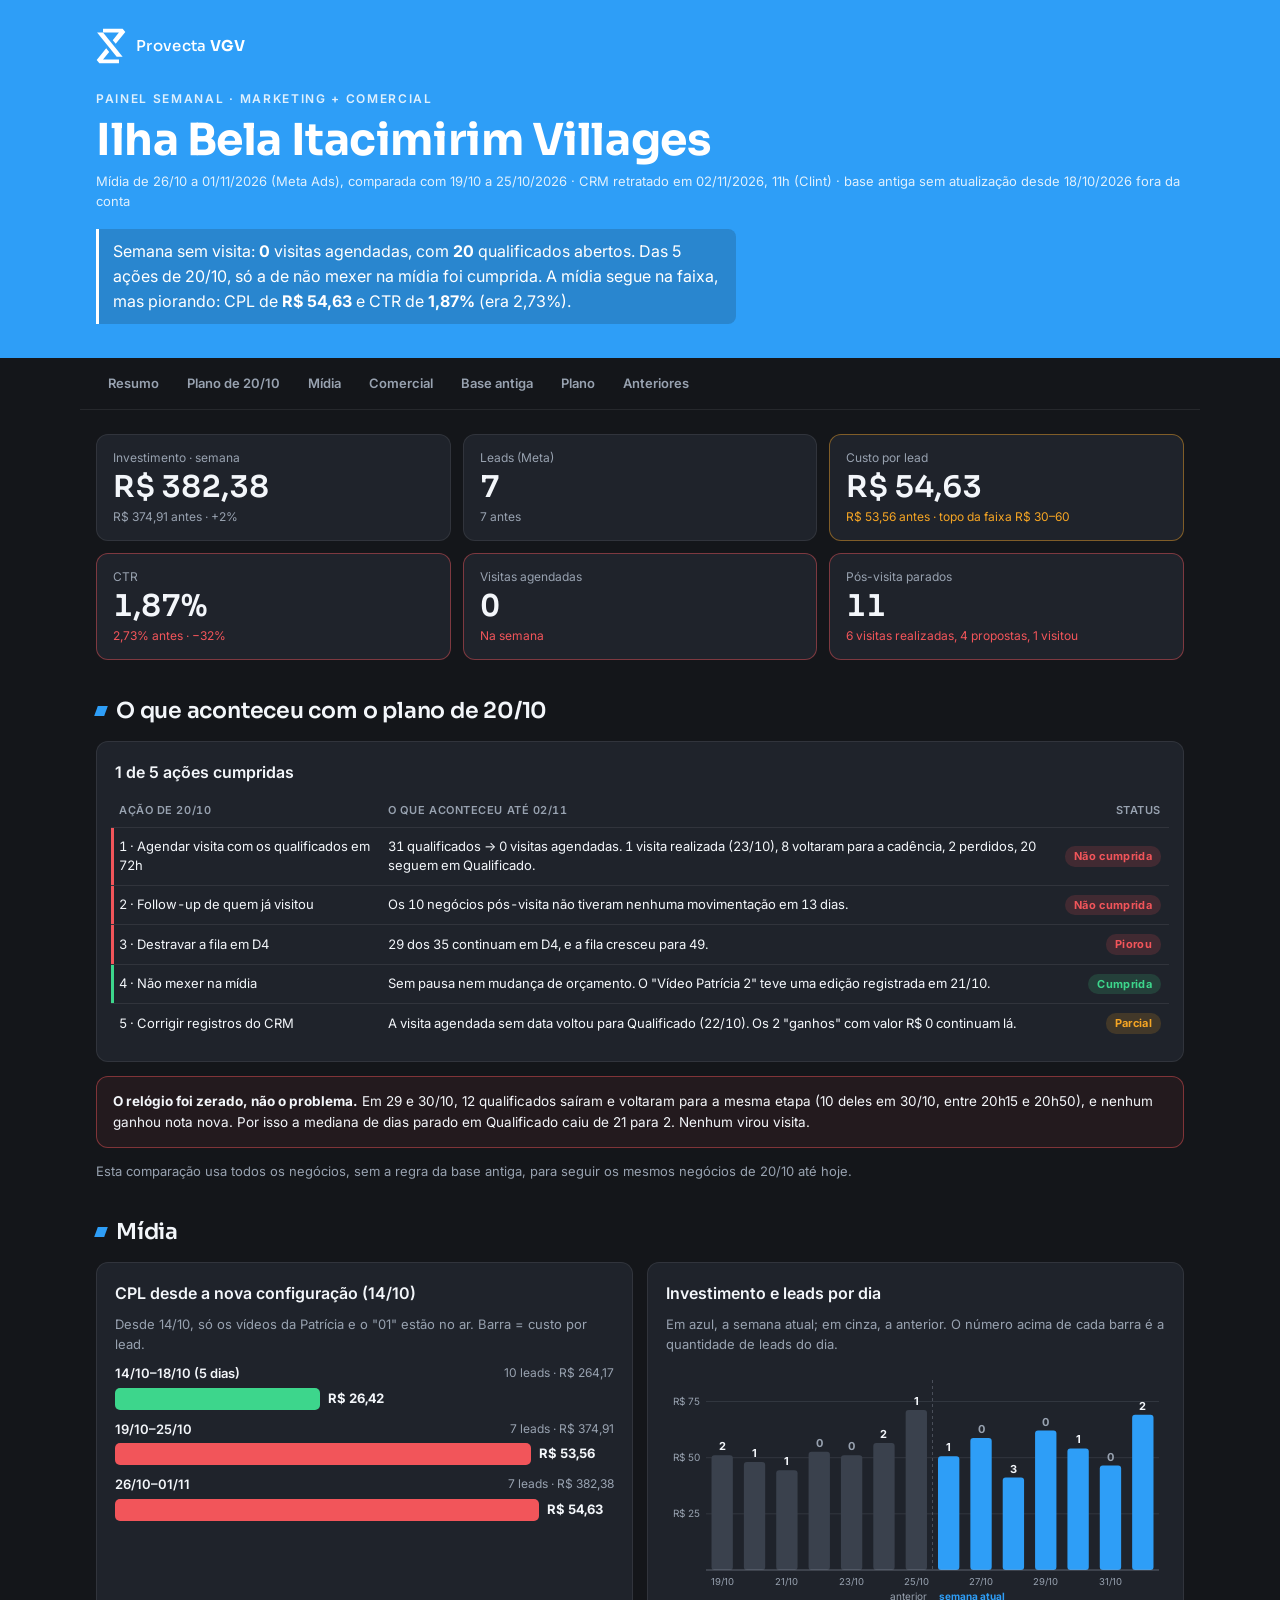
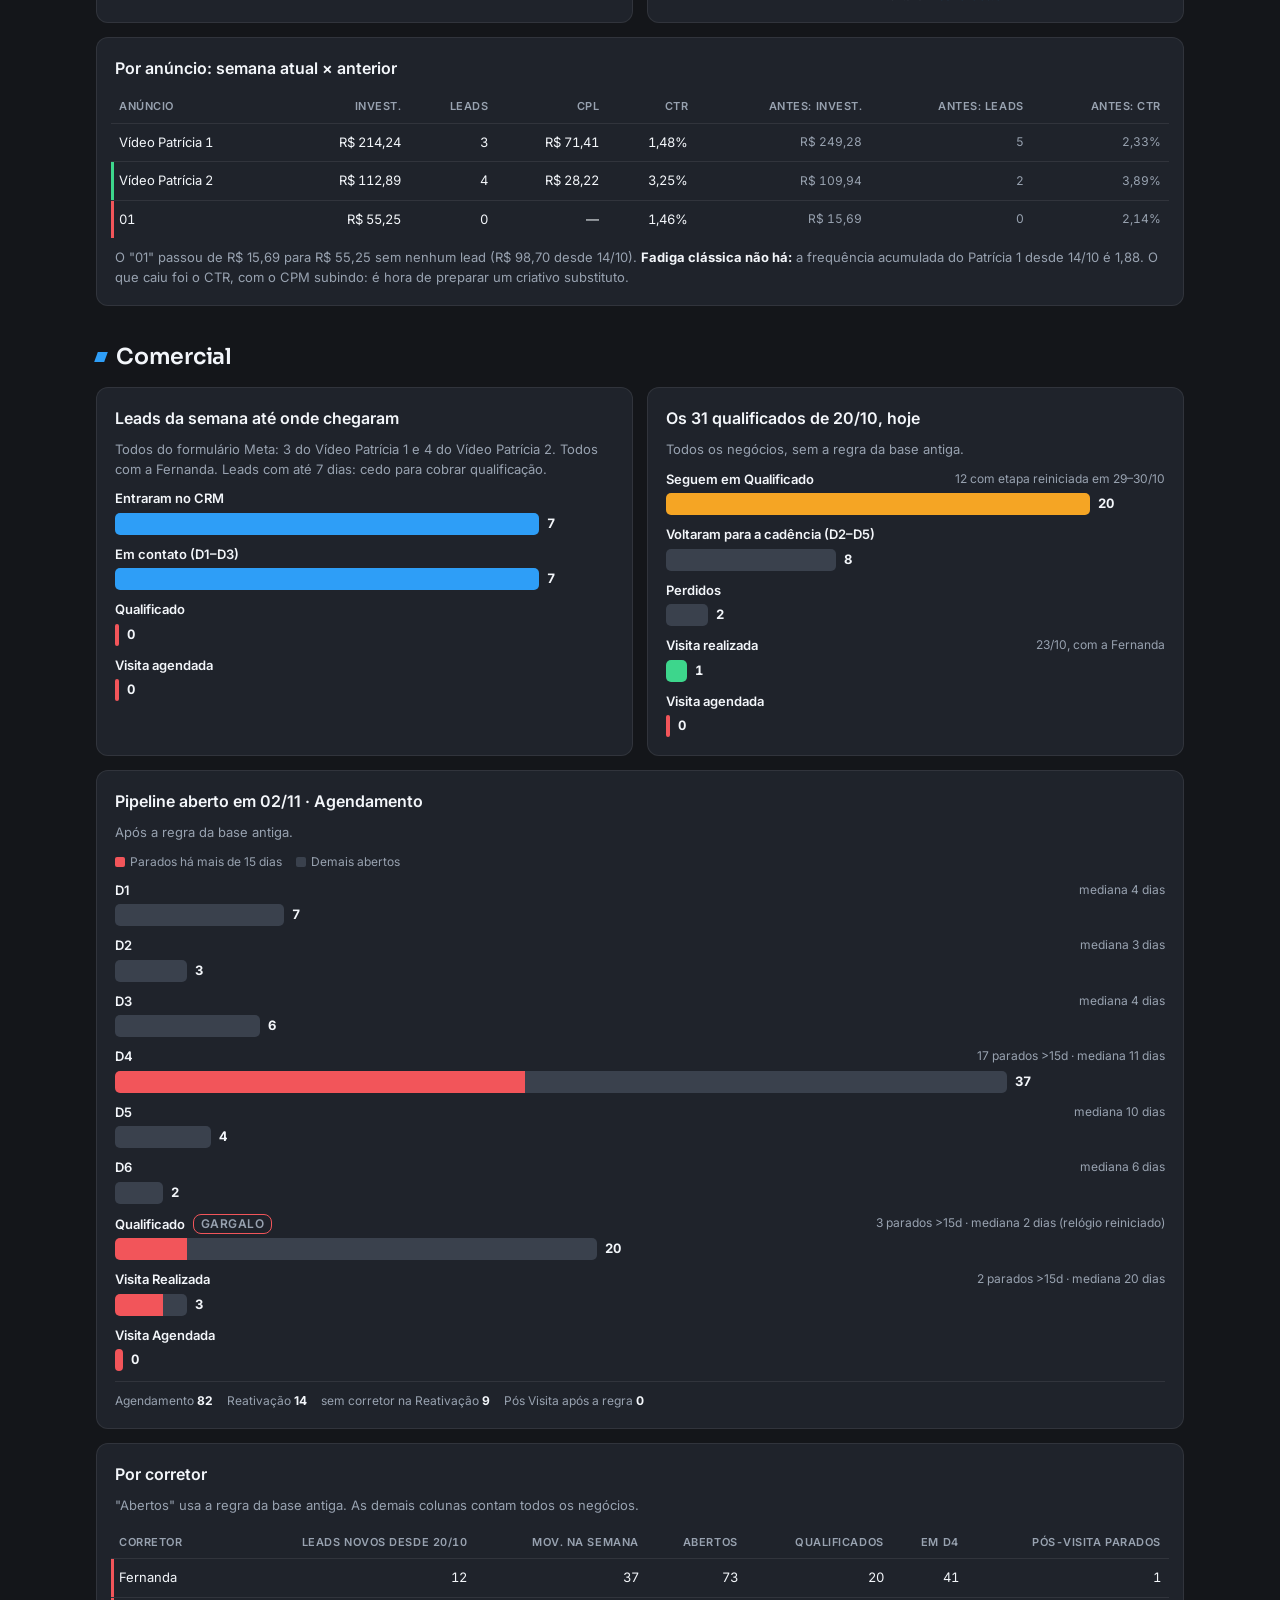
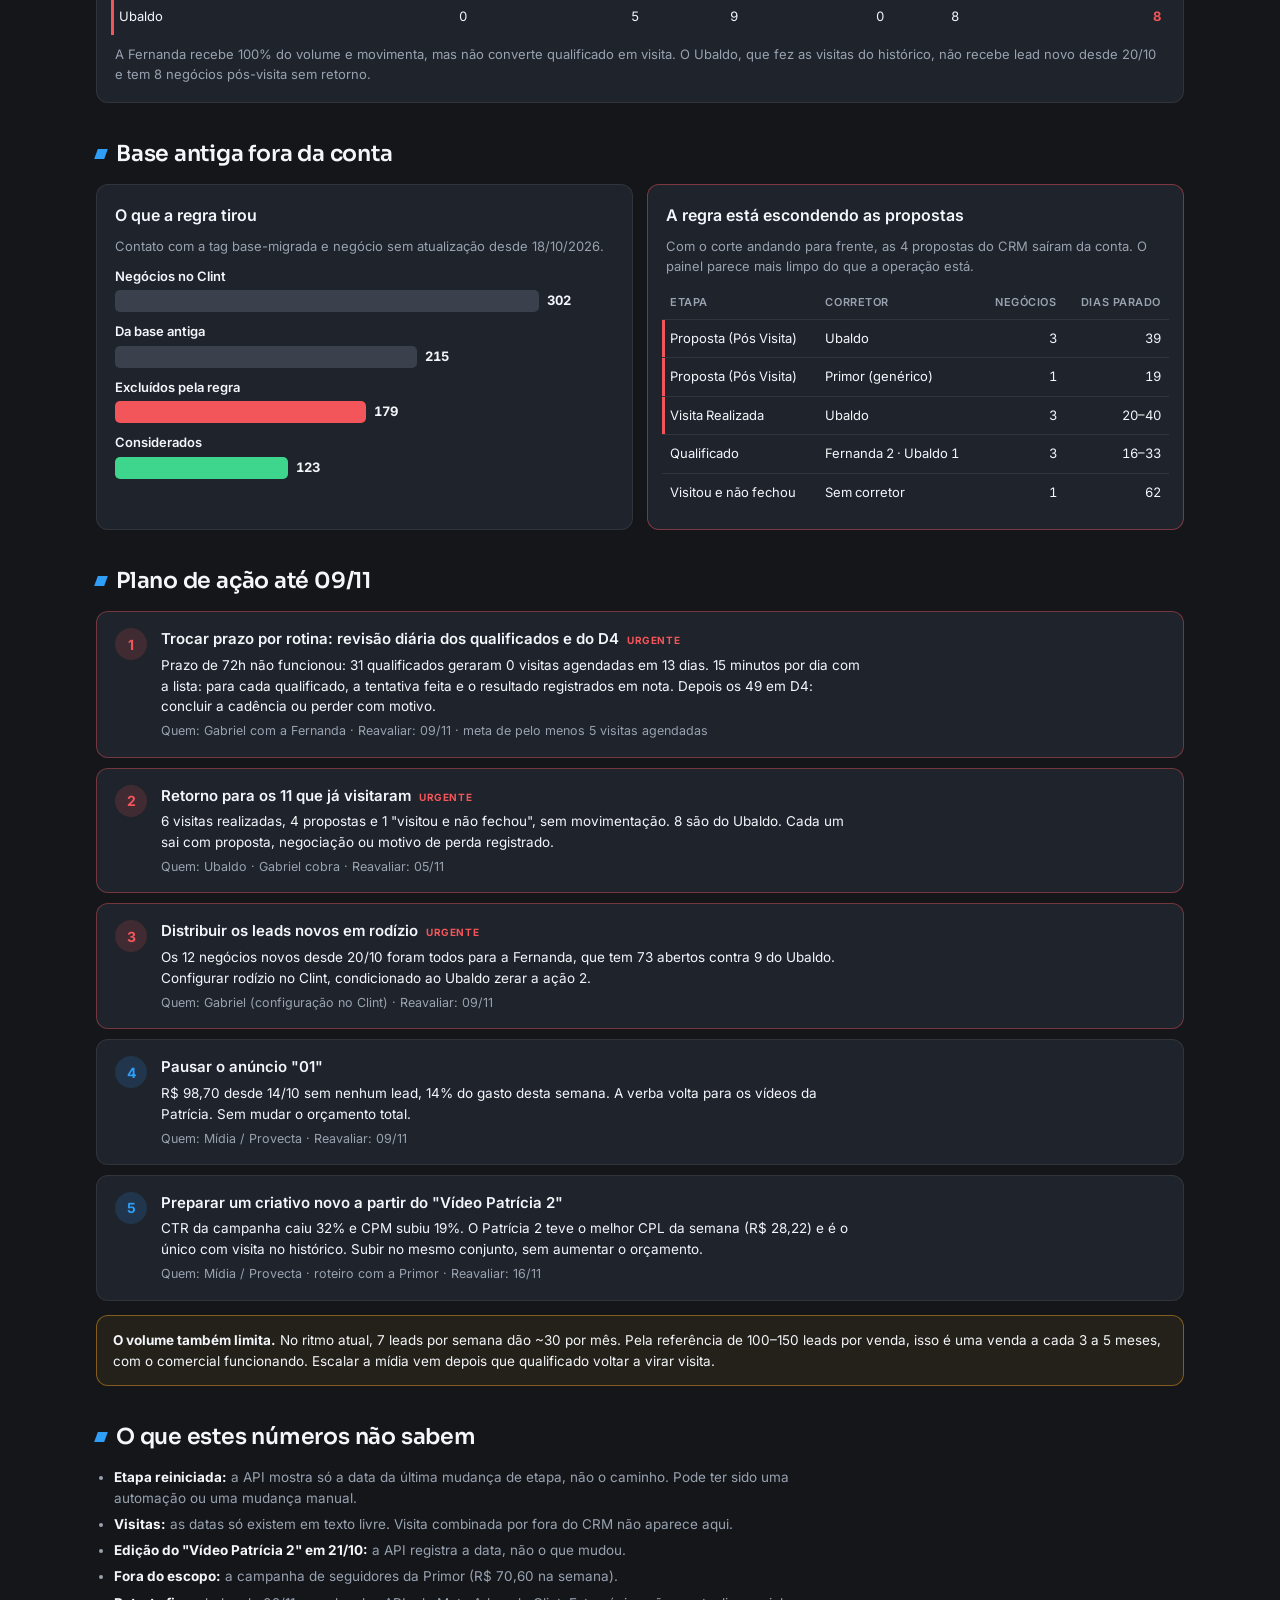
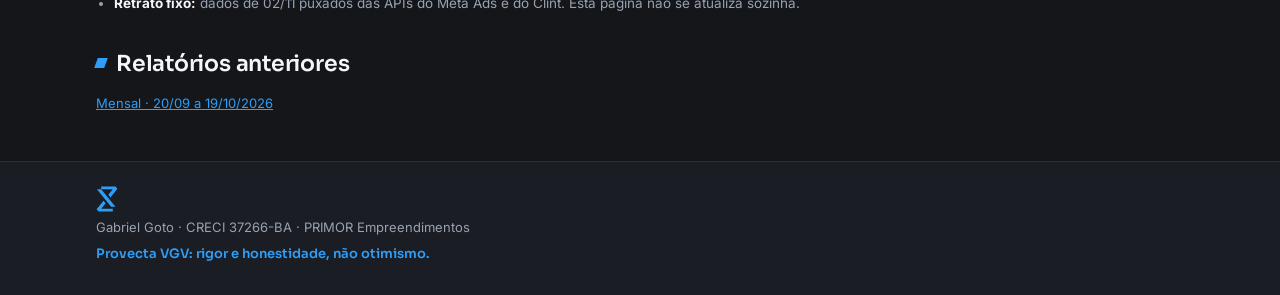
<file: site/index.html>
<!DOCTYPE html>
<html lang="pt-BR">
<head>
<meta charset="UTF-8">
<meta name="viewport" content="width=device-width, initial-scale=1.0, viewport-fit=cover">
<meta name="robots" content="noindex, nofollow">
<title>Ilha Bela · Painel Provecta VGV</title>
<link rel="icon" type="image/svg+xml" href="favicon.svg">
<link rel="preconnect" href="https://fonts.googleapis.com">
<link rel="preconnect" href="https://fonts.gstatic.com" crossorigin>
<link href="https://fonts.googleapis.com/css2?family=Sora:wght@500;600;700&family=Inter:wght@400;500;600;700&display=swap" rel="stylesheet">
<link rel="stylesheet" href="assets/style.css">
</head>
<body>

<header class="hero">
  <div class="wrap hero-inner">
    <div class="brand">
      <svg class="mark" viewBox="290 375 444 529" aria-hidden="true"><path d="M394 385H684L724 432L582 607L538 553L629 440H394Z"/><path d="M306 440H394L684 798L596 799Z"/><path d="M441 673L485 727L394 840H630V894H340L300 848Z"/></svg>
      <span class="brand-name">Provecta <b>VGV</b></span>
    </div>
    <p class="eyebrow">Painel semanal · Marketing + Comercial</p>
    <h1>Ilha Bela Itacimirim Villages</h1>
    <p class="period" id="period"></p>
    <p class="take" id="takeaway"></p>
  </div>
</header>

<nav class="tabs wrap" aria-label="Seções">
  <a href="#resumo">Resumo</a><a href="#plano-anterior">Plano de 20/10</a><a href="#midia">Mídia</a><a href="#comercial">Comercial</a><a href="#base">Base antiga</a><a href="#plano">Plano</a><a href="#arquivo">Anteriores</a>
</nav>

<main class="wrap">
  <section id="resumo" class="sec">
    <div class="kpis" id="kpis"></div>
  </section>

  <section id="plano-anterior" class="sec">
    <h2>O que aconteceu com o plano de 20/10</h2>
    <article class="card">
      <h3 id="plano-placar"></h3>
      <div class="tw"><table class="tbl" id="tb-plano"></table></div>
    </article>
    <div class="box bad"><b>O relógio foi zerado, não o problema.</b> Em 29 e 30/10, 12 qualificados saíram e voltaram para a mesma etapa (10 deles em 30/10, entre 20h15 e 20h50), e nenhum ganhou nota nova. Por isso a mediana de dias parado em Qualificado caiu de 21 para 2. Nenhum virou visita.</div>
    <p class="note">Esta comparação usa todos os negócios, sem a regra da base antiga, para seguir os mesmos negócios de 20/10 até hoje.</p>
  </section>

  <section id="midia" class="sec">
    <h2>Mídia</h2>
    <div class="grid">
      <article class="card">
        <h3>CPL desde a nova configuração (14/10)</h3>
        <p class="note">Desde 14/10, só os vídeos da Patrícia e o "01" estão no ar. Barra = custo por lead.</p>
        <div class="bars" id="ch-fases"></div>
      </article>
      <article class="card">
        <h3>Investimento e leads por dia</h3>
        <p class="note">Em azul, a semana atual; em cinza, a anterior. O número acima de cada barra é a quantidade de leads do dia.</p>
        <div class="chart" id="ch-diario"></div>
      </article>
    </div>
    <article class="card">
      <h3>Por anúncio: semana atual × anterior</h3>
      <div class="tw"><table class="tbl" id="tb-anuncios"></table></div>
      <p class="note">O "01" passou de R$ 15,69 para R$ 55,25 sem nenhum lead (R$ 98,70 desde 14/10). <b>Fadiga clássica não há:</b> a frequência acumulada do Patrícia 1 desde 14/10 é 1,88. O que caiu foi o CTR, com o CPM subindo: é hora de preparar um criativo substituto.</p>
    </article>
  </section>

  <section id="comercial" class="sec">
    <h2>Comercial</h2>
    <div class="grid">
      <article class="card">
        <h3>Leads da semana até onde chegaram</h3>
        <p class="note" id="funil-nota"></p>
        <div class="bars" id="ch-funil"></div>
      </article>
      <article class="card">
        <h3>Os 31 qualificados de 20/10, hoje</h3>
        <p class="note">Todos os negócios, sem a regra da base antiga.</p>
        <div class="bars" id="ch-qualif"></div>
      </article>
    </div>
    <article class="card">
      <h3>Pipeline aberto em 02/11 · Agendamento</h3>
      <p class="note">Após a regra da base antiga.</p>
      <div class="legend"><span><i class="sw bad"></i>Parados há mais de 15 dias</span><span><i class="sw mute"></i>Demais abertos</span></div>
      <div class="bars" id="ch-pipeline"></div>
      <div class="totals" id="pipeline-extra"></div>
    </article>
    <article class="card">
      <h3>Por corretor</h3>
      <p class="note">"Abertos" usa a regra da base antiga. As demais colunas contam todos os negócios.</p>
      <div class="tw"><table class="tbl" id="tb-corretores"></table></div>
      <p class="note">A Fernanda recebe 100% do volume e movimenta, mas não converte qualificado em visita. O Ubaldo, que fez as visitas do histórico, não recebe lead novo desde 20/10 e tem 8 negócios pós-visita sem retorno.</p>
    </article>
  </section>

  <section id="base" class="sec">
    <h2>Base antiga fora da conta</h2>
    <div class="grid">
      <article class="card">
        <h3>O que a regra tirou</h3>
        <p class="note" id="base-nota"></p>
        <div class="bars" id="ch-base"></div>
      </article>
      <article class="card alert">
        <h3>A regra está escondendo as propostas</h3>
        <p class="note">Com o corte andando para frente, as 4 propostas do CRM saíram da conta. O painel parece mais limpo do que a operação está.</p>
        <div class="tw"><table class="tbl" id="tb-quentes"></table></div>
      </article>
    </div>
  </section>

  <section id="plano" class="sec">
    <h2>Plano de ação até 09/11</h2>
    <div class="acts" id="acoes"></div>
    <div class="box warn"><b>O volume também limita.</b> No ritmo atual, 7 leads por semana dão ~30 por mês. Pela referência de 100–150 leads por venda, isso é uma venda a cada 3 a 5 meses, com o comercial funcionando. Escalar a mídia vem depois que qualificado voltar a virar visita.</div>
  </section>

  <section class="sec">
    <h2>O que estes números não sabem</h2>
    <ul class="notes">
      <li><b>Etapa reiniciada:</b> a API mostra só a data da última mudança de etapa, não o caminho. Pode ter sido uma automação ou uma mudança manual.</li>
      <li><b>Visitas:</b> as datas só existem em texto livre. Visita combinada por fora do CRM não aparece aqui.</li>
      <li><b>Edição do "Vídeo Patrícia 2" em 21/10:</b> a API registra a data, não o que mudou.</li>
      <li><b>Fora do escopo:</b> a campanha de seguidores da Primor (<span id="seguidores"></span> na semana).</li>
      <li><b>Retrato fixo:</b> dados de 02/11 puxados das APIs do Meta Ads e do Clint. Esta página não se atualiza sozinha.</li>
    </ul>
  </section>

  <section id="arquivo" class="sec">
    <h2>Relatórios anteriores</h2>
    <div class="archive"><a href="2026-10-20/">Mensal · 20/09 a 19/10/2026</a></div>
  </section>
</main>

<footer class="foot">
  <div class="wrap foot-inner">
    <svg class="mark small" viewBox="290 375 444 529" aria-hidden="true"><path d="M394 385H684L724 432L582 607L538 553L629 440H394Z"/><path d="M306 440H394L684 798L596 799Z"/><path d="M441 673L485 727L394 840H630V894H340L300 848Z"/></svg>
    <p>Gabriel Goto · CRECI 37266-BA · PRIMOR Empreendimentos</p>
    <p class="sign">Provecta VGV: rigor e honestidade, não otimismo.</p>
  </div>
</footer>

<div class="tip" id="tip" hidden></div>
<script src="assets/data.js"></script>
<script src="assets/app.js"></script>
</body>
</html>
</file>
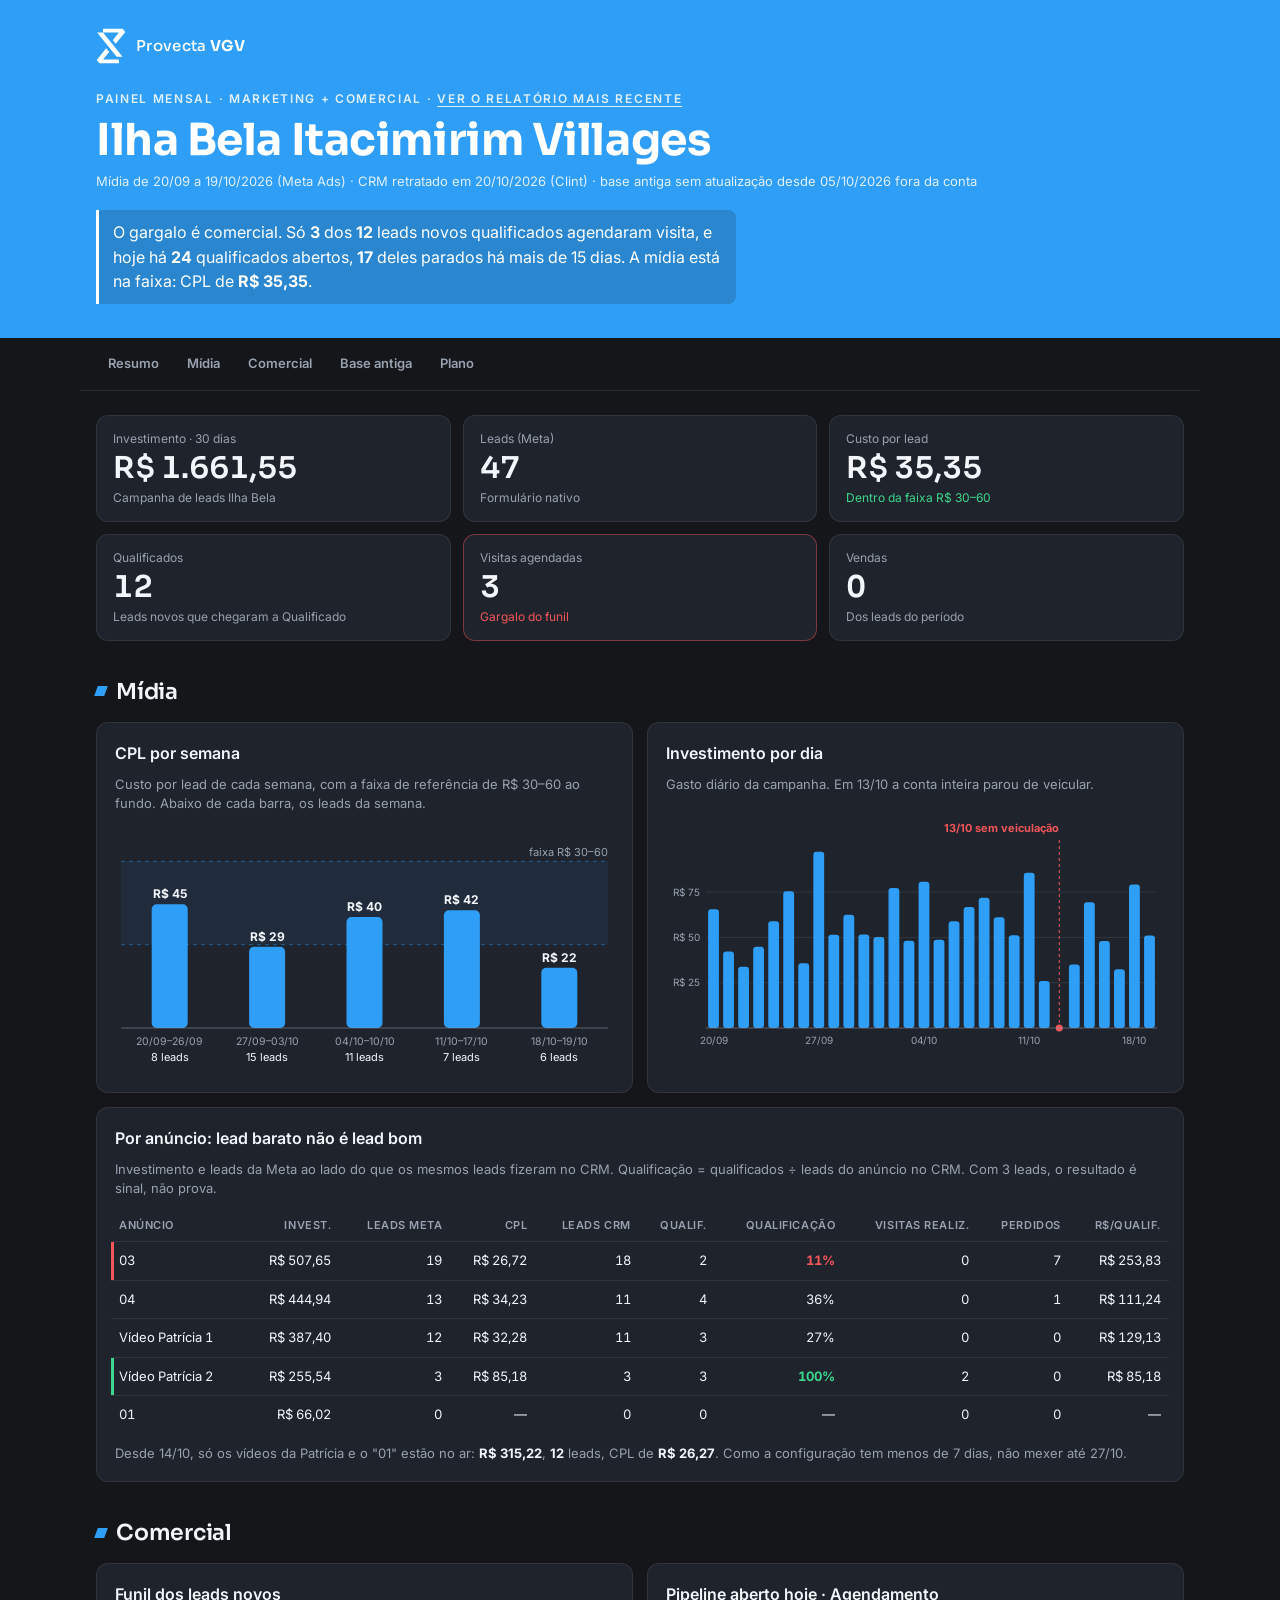
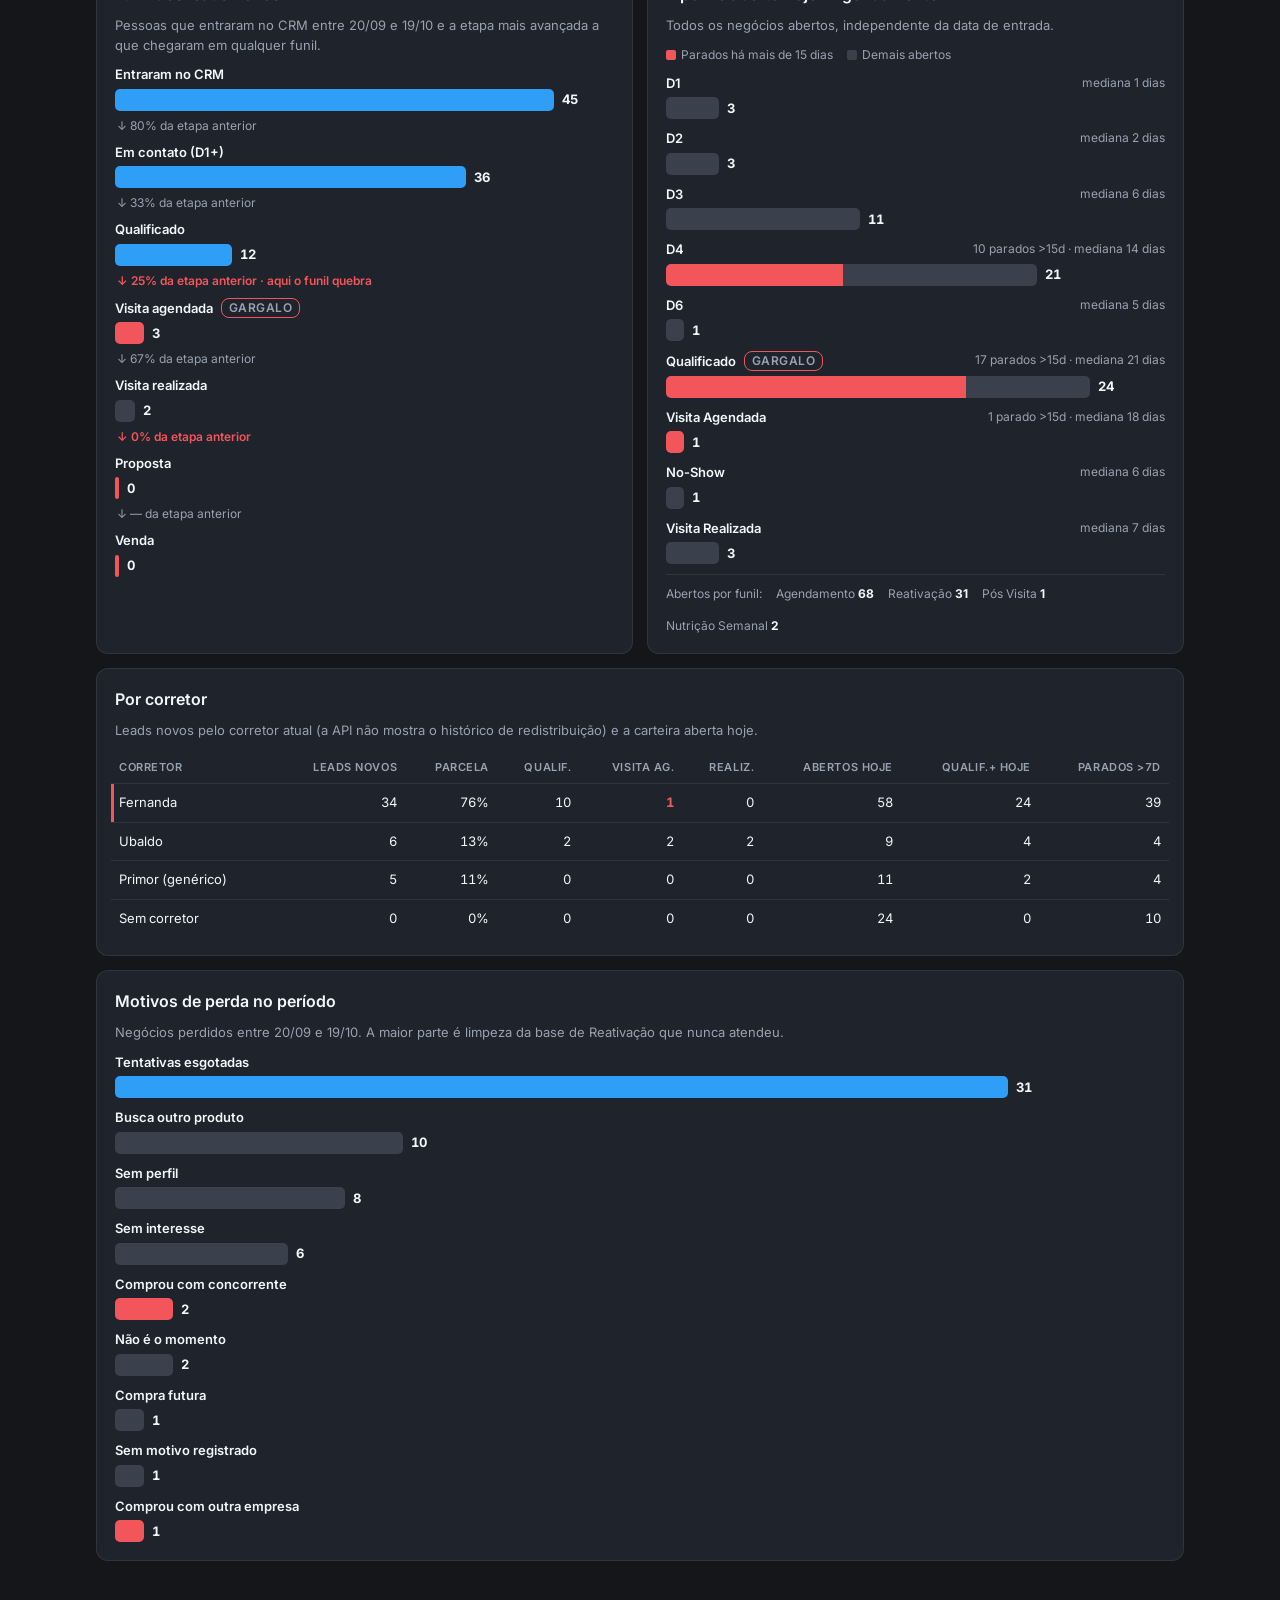
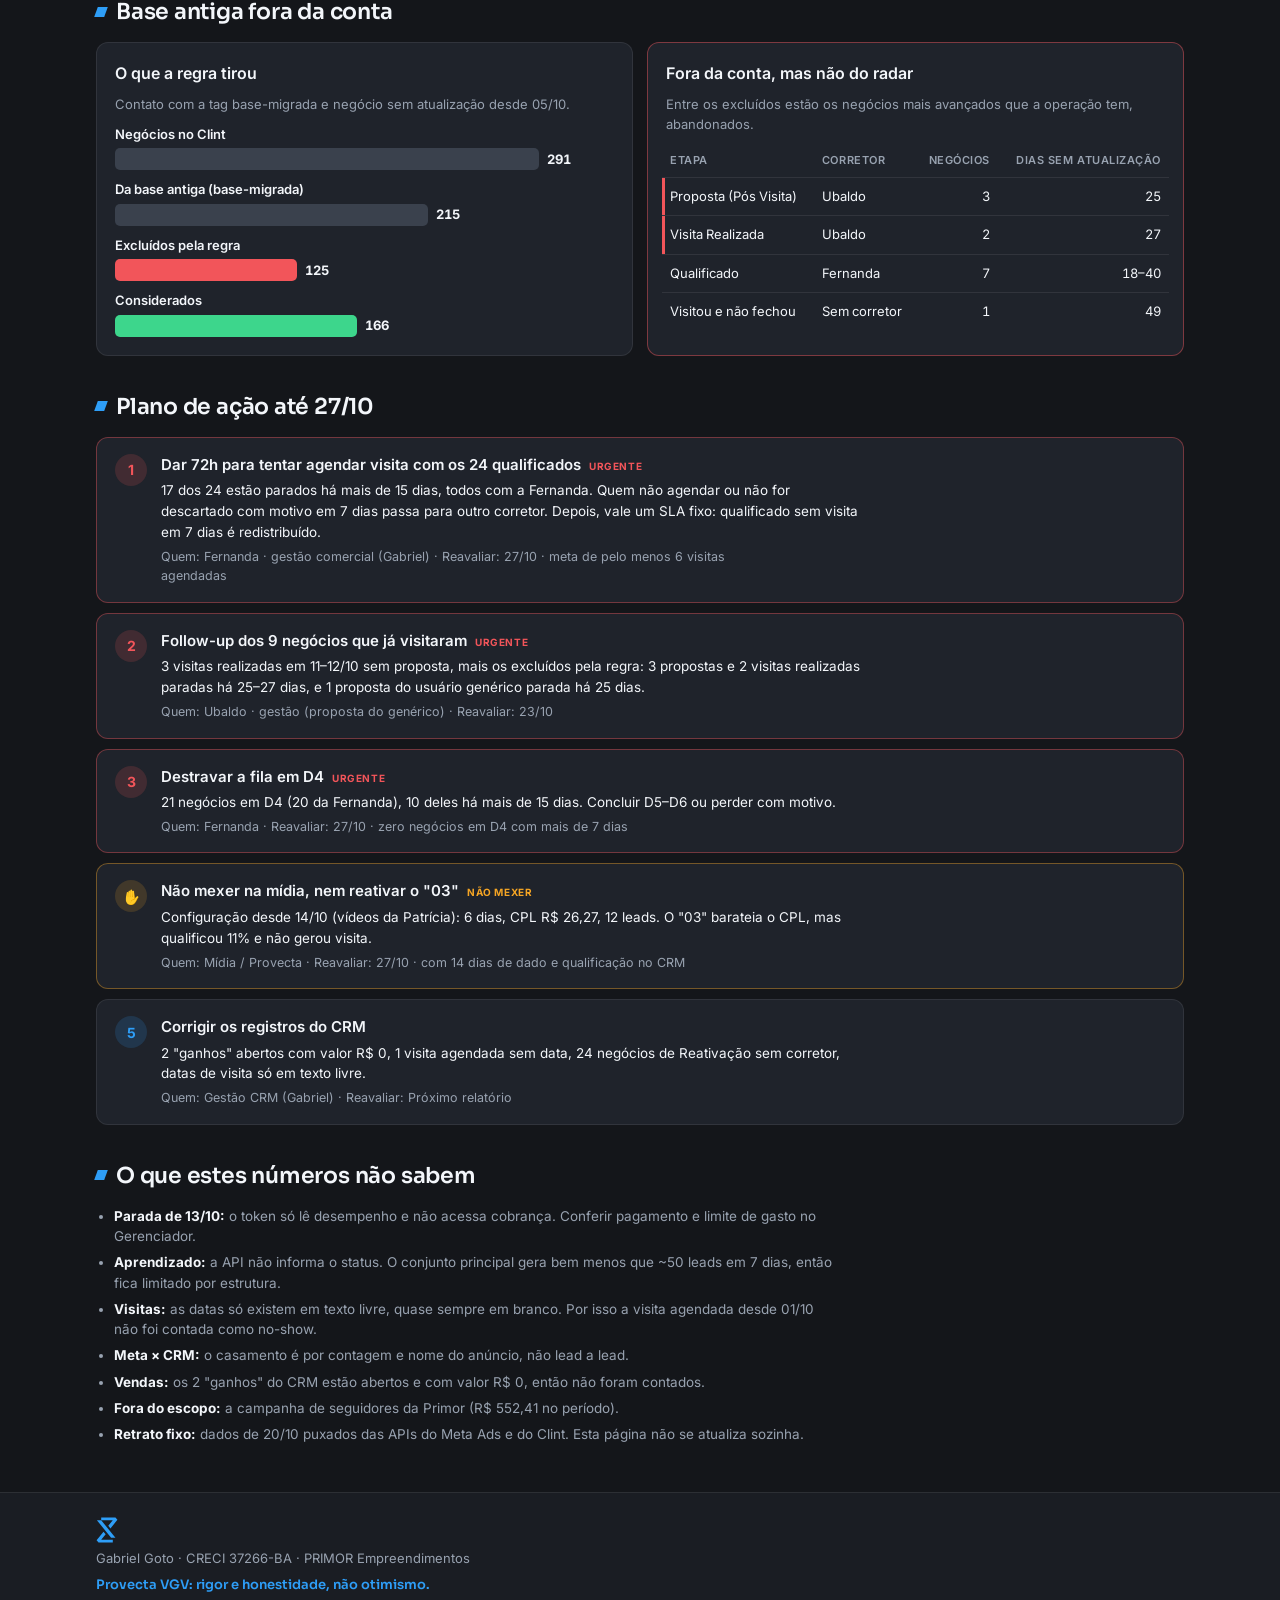
<file: site/2026-10-20/index.html>
<!DOCTYPE html>
<html lang="pt-BR">
<head>
<meta charset="UTF-8">
<meta name="viewport" content="width=device-width, initial-scale=1.0, viewport-fit=cover">
<meta name="robots" content="noindex, nofollow">
<title>Ilha Bela · Mensal 20/10</title>
<link rel="icon" type="image/svg+xml" href="../favicon.svg">
<link rel="preconnect" href="https://fonts.googleapis.com">
<link rel="preconnect" href="https://fonts.gstatic.com" crossorigin>
<link href="https://fonts.googleapis.com/css2?family=Sora:wght@500;600;700&family=Inter:wght@400;500;600;700&display=swap" rel="stylesheet">
<link rel="stylesheet" href="../assets/style.css">
</head>
<body>

<header class="hero">
  <div class="wrap hero-inner">
    <div class="brand">
      <svg class="mark" viewBox="290 375 444 529" aria-hidden="true"><path d="M394 385H684L724 432L582 607L538 553L629 440H394Z"/><path d="M306 440H394L684 798L596 799Z"/><path d="M441 673L485 727L394 840H630V894H340L300 848Z"/></svg>
      <span class="brand-name">Provecta <b>VGV</b></span>
    </div>
    <p class="eyebrow">Painel mensal · Marketing + Comercial · <a class="back" href="../">ver o relatório mais recente</a></p>
    <h1>Ilha Bela Itacimirim Villages</h1>
    <p class="period" id="period"></p>
    <p class="take" id="takeaway"></p>
  </div>
</header>

<nav class="tabs wrap" aria-label="Seções">
  <a href="#resumo">Resumo</a><a href="#midia">Mídia</a><a href="#comercial">Comercial</a><a href="#base">Base antiga</a><a href="#plano">Plano</a>
</nav>

<main class="wrap">
  <section id="resumo" class="sec">
    <div class="kpis" id="kpis"></div>
  </section>

  <section id="midia" class="sec">
    <h2>Mídia</h2>
    <div class="grid">
      <article class="card">
        <h3>CPL por semana</h3>
        <p class="note">Custo por lead de cada semana, com a faixa de referência de R$ 30–60 ao fundo. Abaixo de cada barra, os leads da semana.</p>
        <div class="chart" id="ch-semanal"></div>
      </article>
      <article class="card">
        <h3>Investimento por dia</h3>
        <p class="note">Gasto diário da campanha. Em 13/10 a conta inteira parou de veicular.</p>
        <div class="chart" id="ch-diario"></div>
      </article>
    </div>
    <article class="card">
      <h3>Por anúncio: lead barato não é lead bom</h3>
      <p class="note">Investimento e leads da Meta ao lado do que os mesmos leads fizeram no CRM. Qualificação = qualificados ÷ leads do anúncio no CRM. Com 3 leads, o resultado é sinal, não prova.</p>
      <div class="tw"><table class="tbl" id="tb-anuncios"></table></div>
      <p class="note" id="pos14"></p>
    </article>
  </section>

  <section id="comercial" class="sec">
    <h2>Comercial</h2>
    <div class="grid">
      <article class="card">
        <h3>Funil dos leads novos</h3>
        <p class="note">Pessoas que entraram no CRM entre 20/09 e 19/10 e a etapa mais avançada a que chegaram em qualquer funil.</p>
        <div class="bars" id="ch-funil"></div>
      </article>
      <article class="card">
        <h3>Pipeline aberto hoje · Agendamento</h3>
        <p class="note">Todos os negócios abertos, independente da data de entrada.</p>
        <div class="legend"><span><i class="sw bad"></i>Parados há mais de 15 dias</span><span><i class="sw mute"></i>Demais abertos</span></div>
        <div class="bars" id="ch-pipeline"></div>
        <div class="totals" id="pipeline-totais"></div>
      </article>
    </div>
    <article class="card">
      <h3>Por corretor</h3>
      <p class="note">Leads novos pelo corretor atual (a API não mostra o histórico de redistribuição) e a carteira aberta hoje.</p>
      <div class="tw"><table class="tbl" id="tb-corretores"></table></div>
    </article>
    <article class="card">
      <h3>Motivos de perda no período</h3>
      <p class="note">Negócios perdidos entre 20/09 e 19/10. A maior parte é limpeza da base de Reativação que nunca atendeu.</p>
      <div class="bars" id="ch-perdas"></div>
    </article>
  </section>

  <section id="base" class="sec">
    <h2>Base antiga fora da conta</h2>
    <div class="grid">
      <article class="card">
        <h3>O que a regra tirou</h3>
        <p class="note">Contato com a tag base-migrada e negócio sem atualização desde 05/10.</p>
        <div class="bars" id="ch-base"></div>
      </article>
      <article class="card alert">
        <h3>Fora da conta, mas não do radar</h3>
        <p class="note">Entre os excluídos estão os negócios mais avançados que a operação tem, abandonados.</p>
        <div class="tw"><table class="tbl" id="tb-quentes"></table></div>
      </article>
    </div>
  </section>

  <section id="plano" class="sec">
    <h2>Plano de ação até 27/10</h2>
    <div class="acts" id="acoes"></div>
  </section>

  <section class="sec">
    <h2>O que estes números não sabem</h2>
    <ul class="notes">
      <li><b>Parada de 13/10:</b> o token só lê desempenho e não acessa cobrança. Conferir pagamento e limite de gasto no Gerenciador.</li>
      <li><b>Aprendizado:</b> a API não informa o status. O conjunto principal gera bem menos que ~50 leads em 7 dias, então fica limitado por estrutura.</li>
      <li><b>Visitas:</b> as datas só existem em texto livre, quase sempre em branco. Por isso a visita agendada desde 01/10 não foi contada como no-show.</li>
      <li><b>Meta × CRM:</b> o casamento é por contagem e nome do anúncio, não lead a lead.</li>
      <li><b>Vendas:</b> os 2 "ganhos" do CRM estão abertos e com valor R$ 0, então não foram contados.</li>
      <li><b>Fora do escopo:</b> a campanha de seguidores da Primor (<span id="seguidores"></span> no período).</li>
      <li><b>Retrato fixo:</b> dados de 20/10 puxados das APIs do Meta Ads e do Clint. Esta página não se atualiza sozinha.</li>
    </ul>
  </section>
</main>

<footer class="foot">
  <div class="wrap foot-inner">
    <svg class="mark small" viewBox="290 375 444 529" aria-hidden="true"><path d="M394 385H684L724 432L582 607L538 553L629 440H394Z"/><path d="M306 440H394L684 798L596 799Z"/><path d="M441 673L485 727L394 840H630V894H340L300 848Z"/></svg>
    <p>Gabriel Goto · CRECI 37266-BA · PRIMOR Empreendimentos</p>
    <p class="sign">Provecta VGV: rigor e honestidade, não otimismo.</p>
  </div>
</footer>

<div class="tip" id="tip" hidden></div>
<script src="data.js"></script>
<script src="app.js"></script>
</body>
</html>
</file>
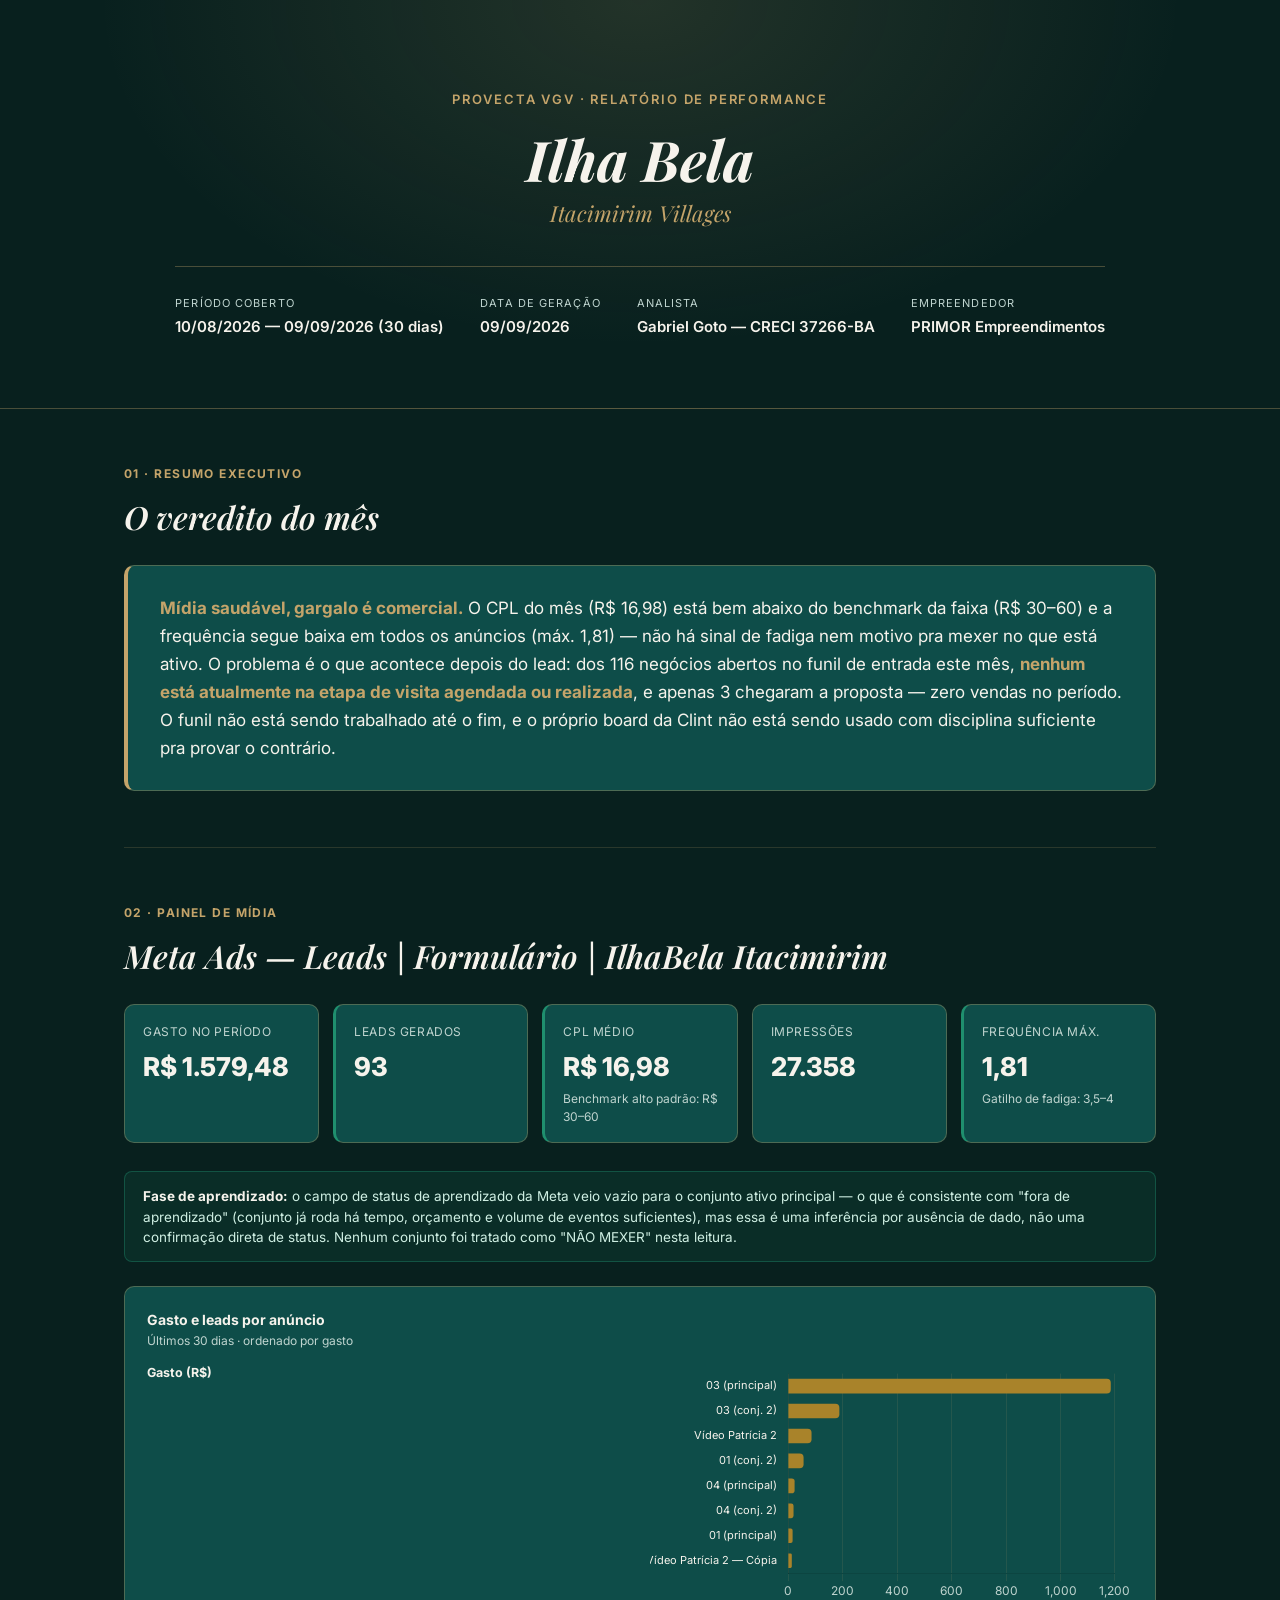
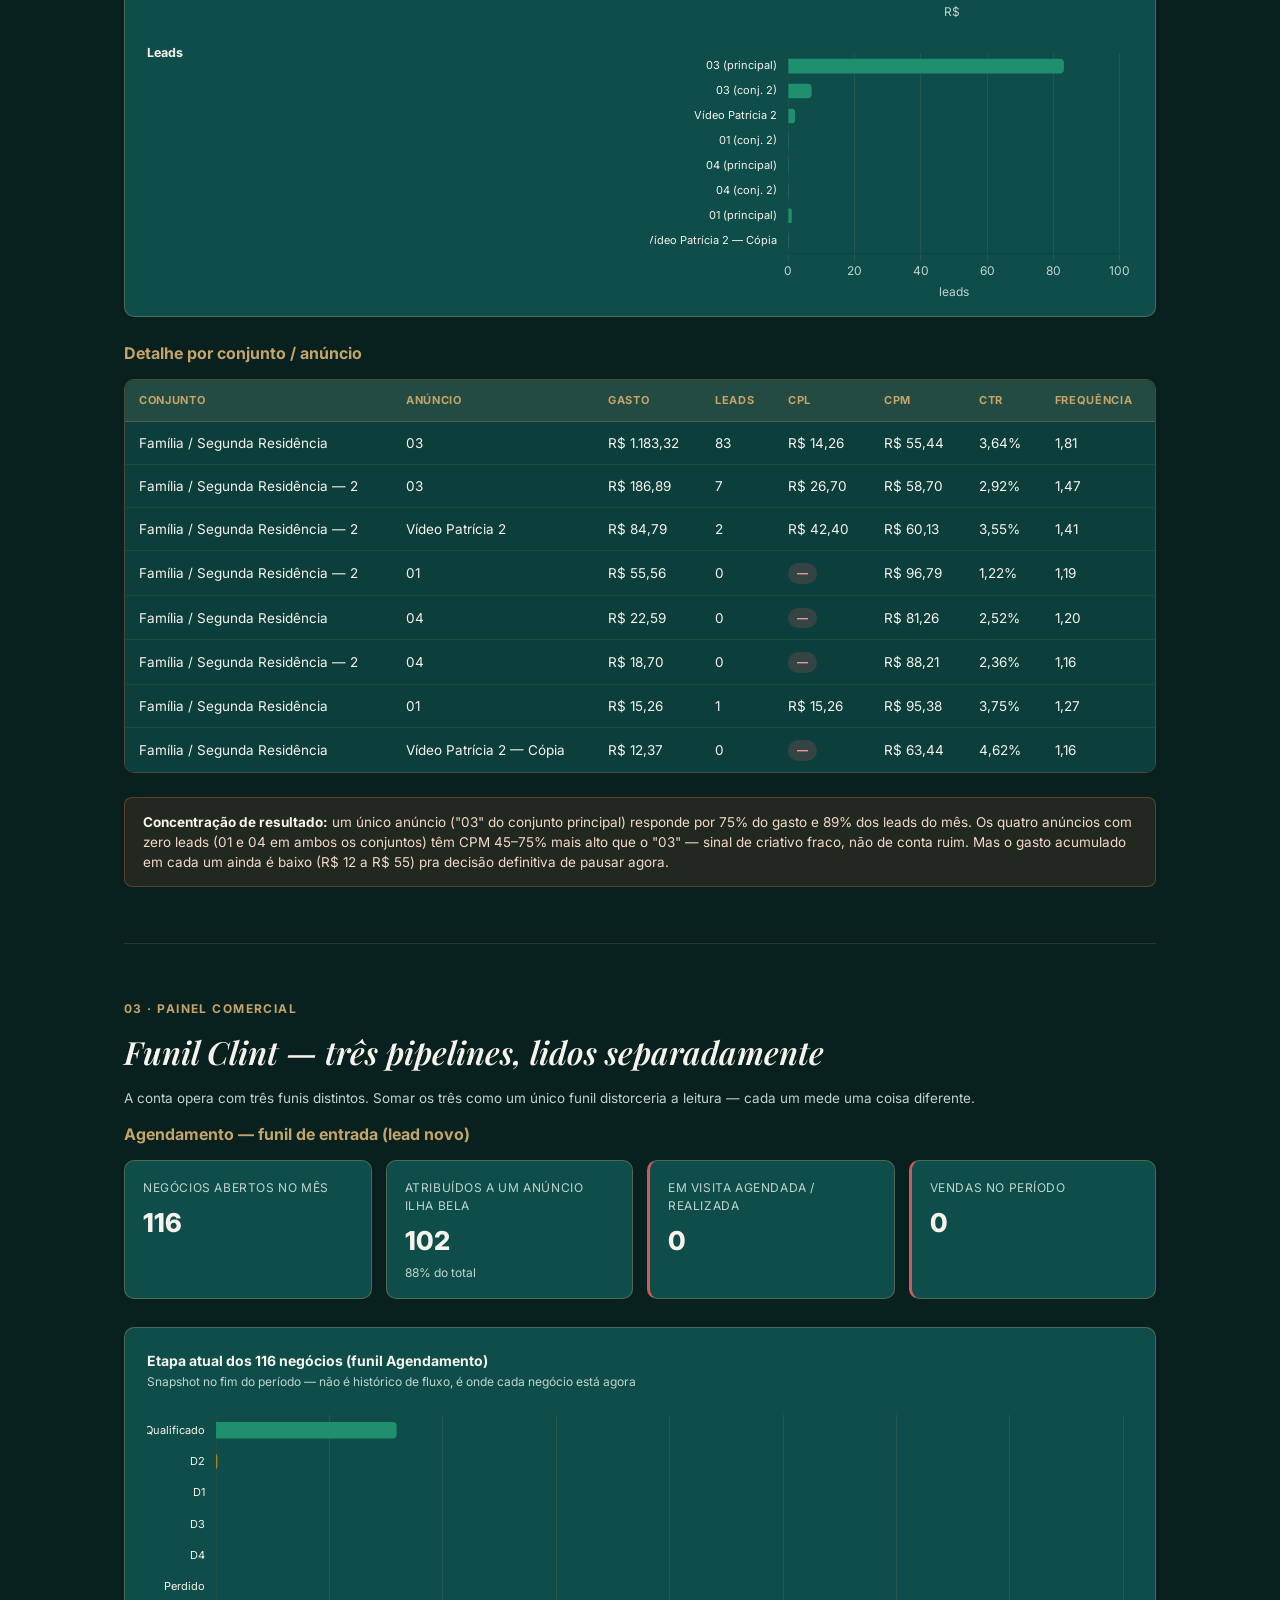
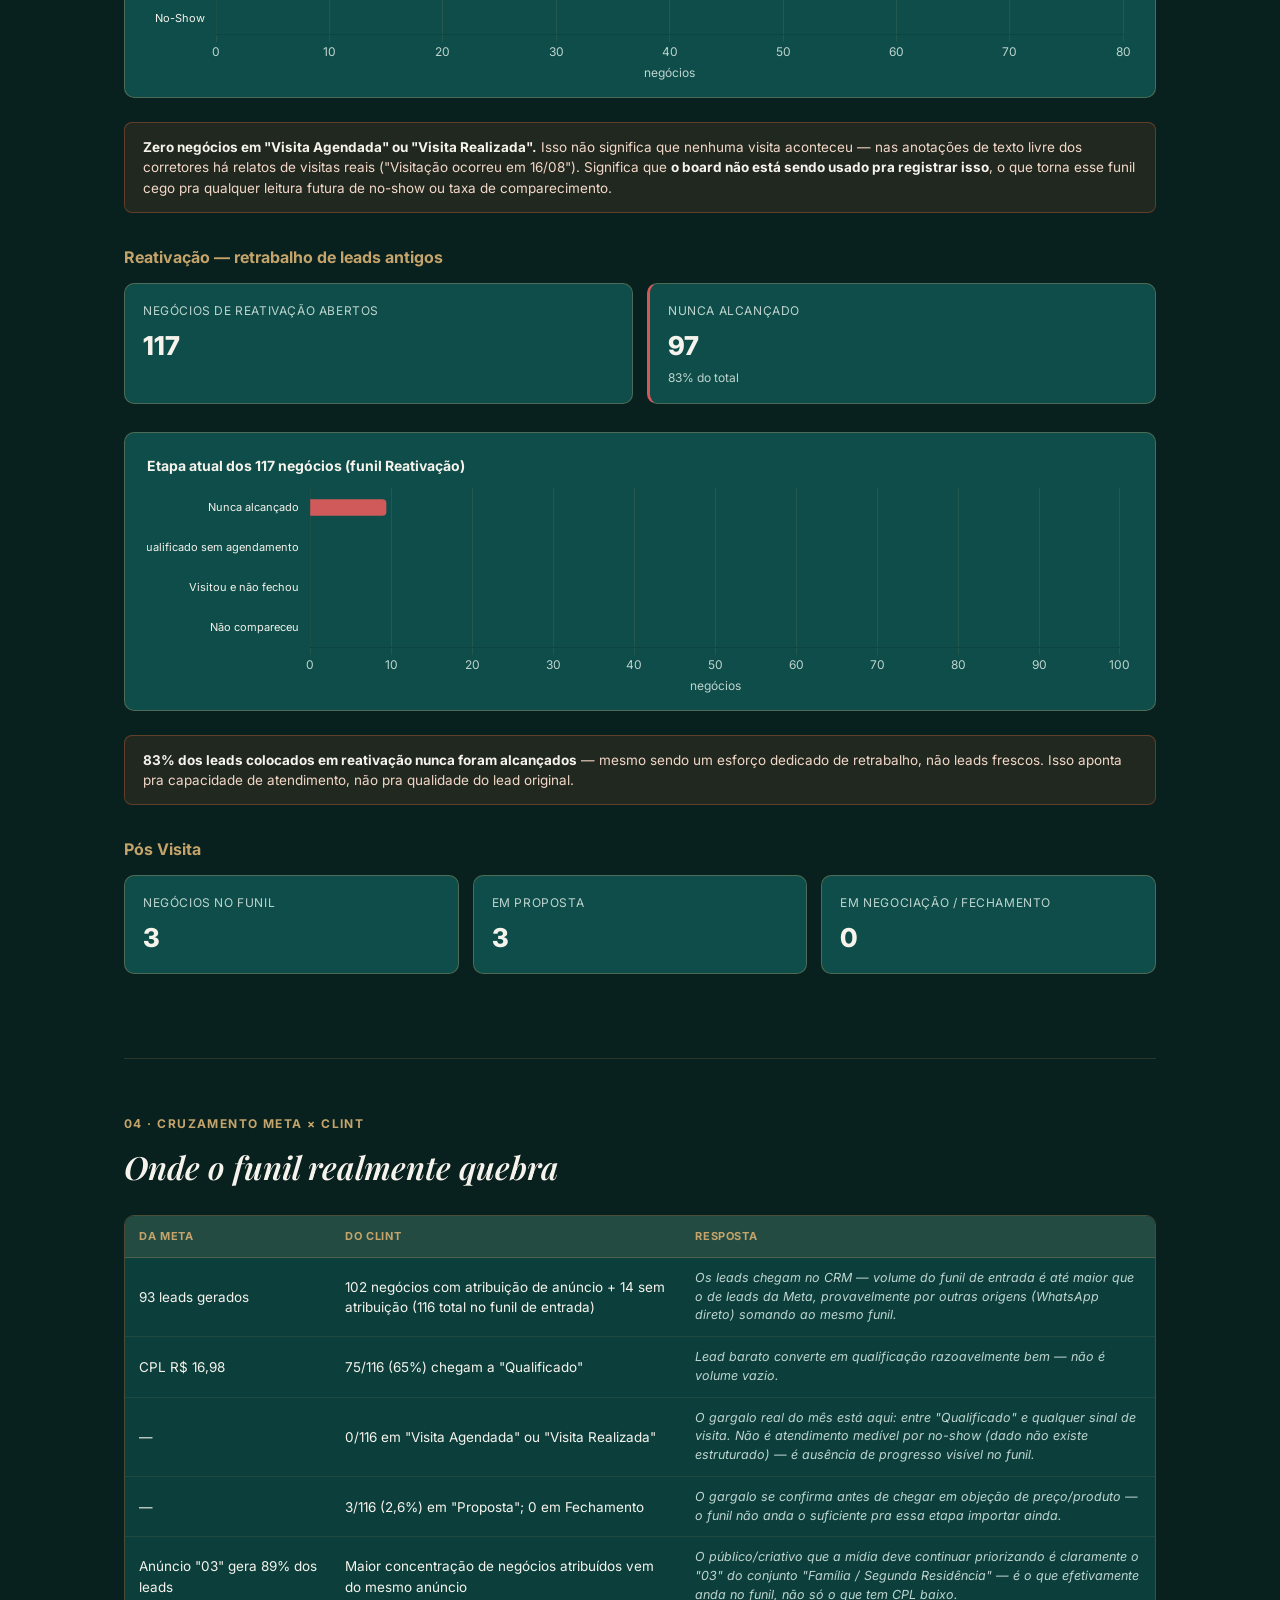
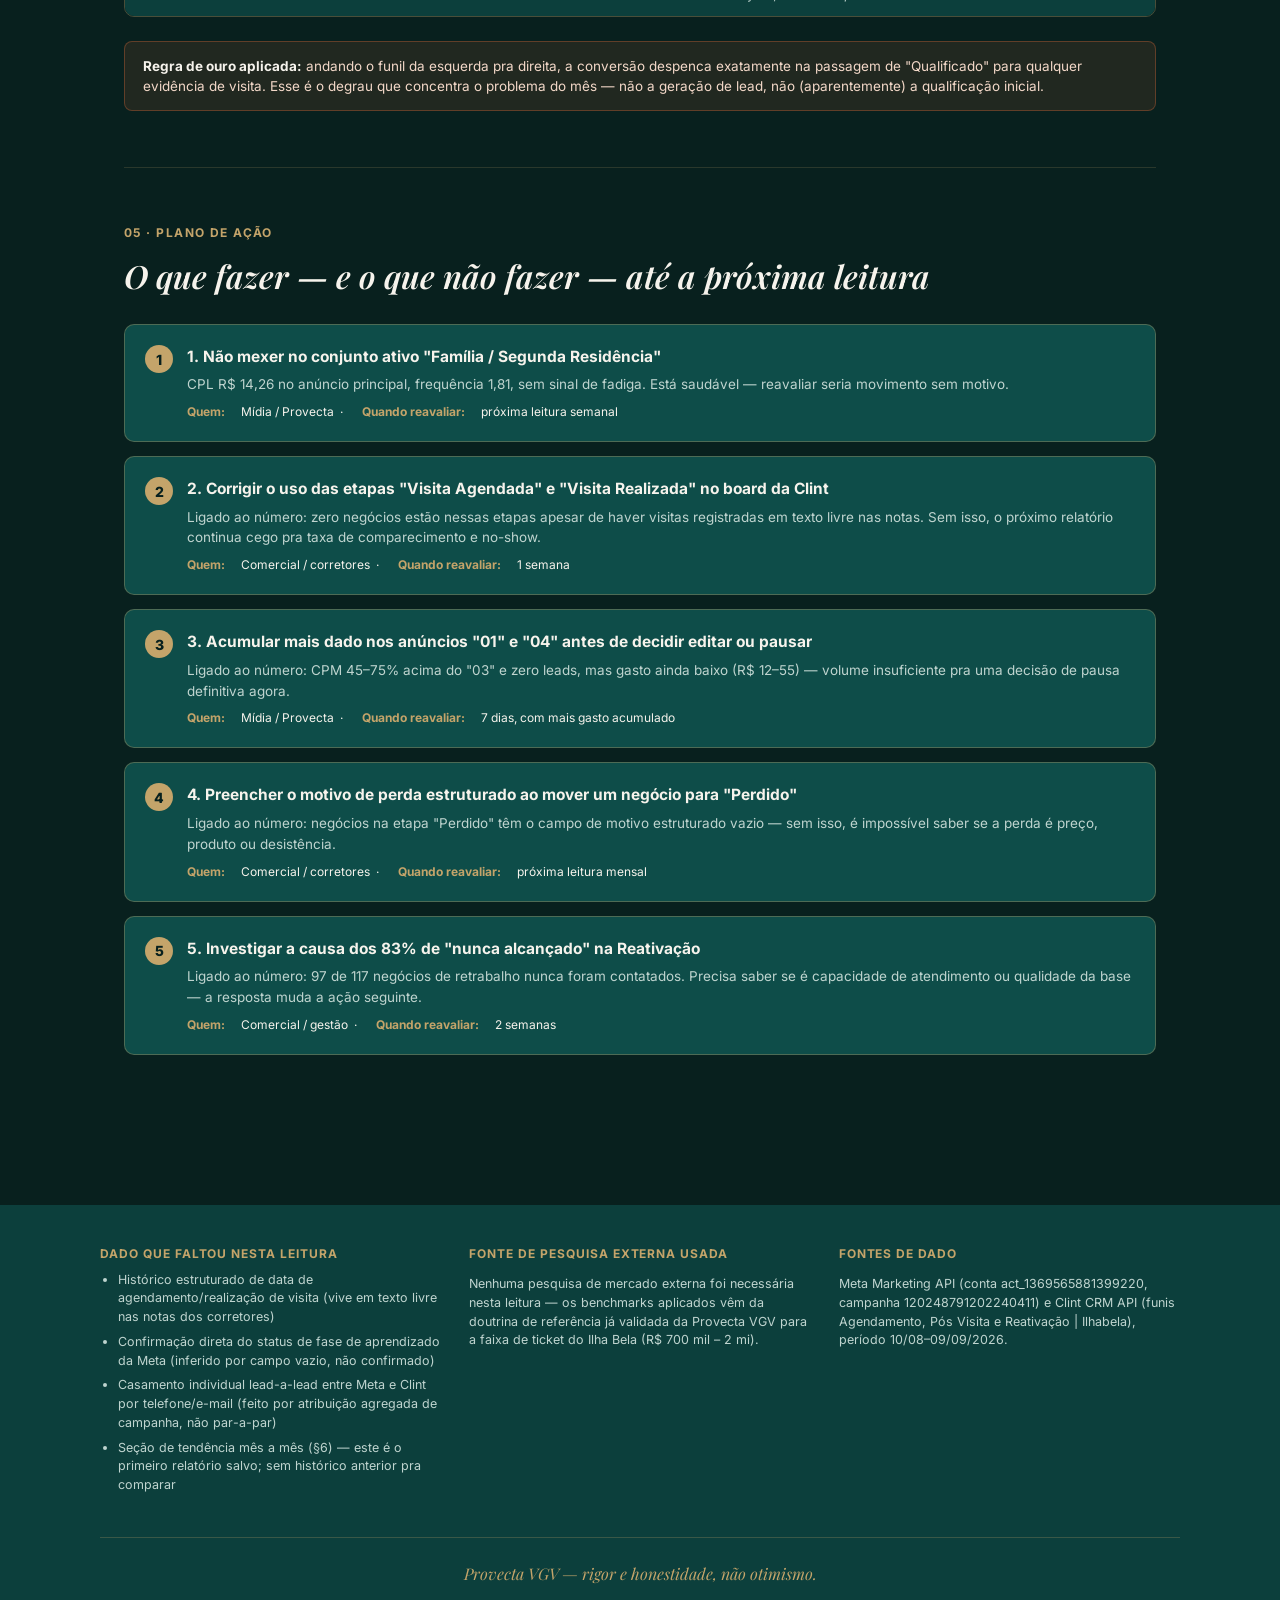
<file: relatorio-ilhabela-mensal-2026-09-09.html>
<!DOCTYPE html>
<html lang="pt-BR">
<head>
<meta charset="UTF-8">
<meta name="viewport" content="width=device-width, initial-scale=1.0">
<title>Ilha Bela Itacimirim Villages — Relatório de Performance</title>
<link rel="preconnect" href="https://fonts.googleapis.com">
<link rel="preconnect" href="https://fonts.gstatic.com" crossorigin>
<link href="https://fonts.googleapis.com/css2?family=Playfair+Display:ital,wght@1,500;1,700&family=Inter:wght@400;500;600;700;800&display=swap" rel="stylesheet">
<script>
/*!
 * Chart.js v4.4.4
 * https://www.chartjs.org
 * (c) 2024 Chart.js Contributors
 * Released under the MIT License
 */
!function(t,e){"object"==typeof exports&&"undefined"!=typeof module?module.exports=e():"function"==typeof define&&define.amd?define(e):(t="undefined"!=typeof globalThis?globalThis:t||self).Chart=e()}(this,(function(){"use strict";var t=Object.freeze({__proto__:null,get Colors(){return Go},get Decimation(){return Qo},get Filler(){return ma},get Legend(){return ya},get SubTitle(){return ka},get Title(){return Ma},get Tooltip(){return Ba}});function e(){}const i=(()=>{let t=0;return()=>t++})();function s(t){return null==t}function n(t){if(Array.isArray&&Array.isArray(t))return!0;const e=Object.prototype.toString.call(t);return"[object"===e.slice(0,7)&&"Array]"===e.slice(-6)}function o(t){return null!==t&&"[object Object]"===Object.prototype.toString.call(t)}function a(t){return("number"==typeof t||t instanceof Number)&&isFinite(+t)}function r(t,e){return a(t)?t:e}function l(t,e){return void 0===t?e:t}const h=(t,e)=>"string"==typeof t&&t.endsWith("%")?parseFloat(t)/100:+t/e,c=(t,e)=>"string"==typeof t&&t.endsWith("%")?parseFloat(t)/100*e:+t;function d(t,e,i){if(t&&"function"==typeof t.call)return t.apply(i,e)}function u(t,e,i,s){let a,r,l;if(n(t))if(r=t.length,s)for(a=r-1;a>=0;a--)e.call(i,t[a],a);else for(a=0;a<r;a++)e.call(i,t[a],a);else if(o(t))for(l=Object.keys(t),r=l.length,a=0;a<r;a++)e.call(i,t[l[a]],l[a])}function f(t,e){let i,s,n,o;if(!t||!e||t.length!==e.length)return!1;for(i=0,s=t.length;i<s;++i)if(n=t[i],o=e[i],n.datasetIndex!==o.datasetIndex||n.index!==o.index)return!1;return!0}function g(t){if(n(t))return t.map(g);if(o(t)){const e=Object.create(null),i=Object.keys(t),s=i.length;let n=0;for(;n<s;++n)e[i[n]]=g(t[i[n]]);return e}return t}function p(t){return-1===["__proto__","prototype","constructor"].indexOf(t)}function m(t,e,i,s){if(!p(t))return;const n=e[t],a=i[t];o(n)&&o(a)?x(n,a,s):e[t]=g(a)}function x(t,e,i){const s=n(e)?e:[e],a=s.length;if(!o(t))return t;const r=(i=i||{}).merger||m;let l;for(let e=0;e<a;++e){if(l=s[e],!o(l))continue;const n=Object.keys(l);for(let e=0,s=n.length;e<s;++e)r(n[e],t,l,i)}return t}function b(t,e){return x(t,e,{merger:_})}function _(t,e,i){if(!p(t))return;const s=e[t],n=i[t];o(s)&&o(n)?b(s,n):Object.prototype.hasOwnProperty.call(e,t)||(e[t]=g(n))}const y={"":t=>t,x:t=>t.x,y:t=>t.y};function v(t){const e=t.split("."),i=[];let s="";for(const t of e)s+=t,s.endsWith("\\")?s=s.slice(0,-1)+".":(i.push(s),s="");return i}function M(t,e){const i=y[e]||(y[e]=function(t){const e=v(t);return t=>{for(const i of e){if(""===i)break;t=t&&t[i]}return t}}(e));return i(t)}function w(t){return t.charAt(0).toUpperCase()+t.slice(1)}const k=t=>void 0!==t,S=t=>"function"==typeof t,P=(t,e)=>{if(t.size!==e.size)return!1;for(const i of t)if(!e.has(i))return!1;return!0};function D(t){return"mouseup"===t.type||"click"===t.type||"contextmenu"===t.type}const C=Math.PI,O=2*C,A=O+C,T=Number.POSITIVE_INFINITY,L=C/180,E=C/2,R=C/4,I=2*C/3,z=Math.log10,F=Math.sign;function V(t,e,i){return Math.abs(t-e)<i}function B(t){const e=Math.round(t);t=V(t,e,t/1e3)?e:t;const i=Math.pow(10,Math.floor(z(t))),s=t/i;return(s<=1?1:s<=2?2:s<=5?5:10)*i}function W(t){const e=[],i=Math.sqrt(t);let s;for(s=1;s<i;s++)t%s==0&&(e.push(s),e.push(t/s));return i===(0|i)&&e.push(i),e.sort(((t,e)=>t-e)).pop(),e}function N(t){return!isNaN(parseFloat(t))&&isFinite(t)}function H(t,e){const i=Math.round(t);return i-e<=t&&i+e>=t}function j(t,e,i){let s,n,o;for(s=0,n=t.length;s<n;s++)o=t[s][i],isNaN(o)||(e.min=Math.min(e.min,o),e.max=Math.max(e.max,o))}function $(t){return t*(C/180)}function Y(t){return t*(180/C)}function U(t){if(!a(t))return;let e=1,i=0;for(;Math.round(t*e)/e!==t;)e*=10,i++;return i}function X(t,e){const i=e.x-t.x,s=e.y-t.y,n=Math.sqrt(i*i+s*s);let o=Math.atan2(s,i);return o<-.5*C&&(o+=O),{angle:o,distance:n}}function q(t,e){return Math.sqrt(Math.pow(e.x-t.x,2)+Math.pow(e.y-t.y,2))}function K(t,e){return(t-e+A)%O-C}function G(t){return(t%O+O)%O}function Z(t,e,i,s){const n=G(t),o=G(e),a=G(i),r=G(o-n),l=G(a-n),h=G(n-o),c=G(n-a);return n===o||n===a||s&&o===a||r>l&&h<c}function J(t,e,i){return Math.max(e,Math.min(i,t))}function Q(t){return J(t,-32768,32767)}function tt(t,e,i,s=1e-6){return t>=Math.min(e,i)-s&&t<=Math.max(e,i)+s}function et(t,e,i){i=i||(i=>t[i]<e);let s,n=t.length-1,o=0;for(;n-o>1;)s=o+n>>1,i(s)?o=s:n=s;return{lo:o,hi:n}}const it=(t,e,i,s)=>et(t,i,s?s=>{const n=t[s][e];return n<i||n===i&&t[s+1][e]===i}:s=>t[s][e]<i),st=(t,e,i)=>et(t,i,(s=>t[s][e]>=i));function nt(t,e,i){let s=0,n=t.length;for(;s<n&&t[s]<e;)s++;for(;n>s&&t[n-1]>i;)n--;return s>0||n<t.length?t.slice(s,n):t}const ot=["push","pop","shift","splice","unshift"];function at(t,e){t._chartjs?t._chartjs.listeners.push(e):(Object.defineProperty(t,"_chartjs",{configurable:!0,enumerable:!1,value:{listeners:[e]}}),ot.forEach((e=>{const i="_onData"+w(e),s=t[e];Object.defineProperty(t,e,{configurable:!0,enumerable:!1,value(...e){const n=s.apply(this,e);return t._chartjs.listeners.forEach((t=>{"function"==typeof t[i]&&t[i](...e)})),n}})})))}function rt(t,e){const i=t._chartjs;if(!i)return;const s=i.listeners,n=s.indexOf(e);-1!==n&&s.splice(n,1),s.length>0||(ot.forEach((e=>{delete t[e]})),delete t._chartjs)}function lt(t){const e=new Set(t);return e.size===t.length?t:Array.from(e)}const ht="undefined"==typeof window?function(t){return t()}:window.requestAnimationFrame;function ct(t,e){let i=[],s=!1;return function(...n){i=n,s||(s=!0,ht.call(window,(()=>{s=!1,t.apply(e,i)})))}}function dt(t,e){let i;return function(...s){return e?(clearTimeout(i),i=setTimeout(t,e,s)):t.apply(this,s),e}}const ut=t=>"start"===t?"left":"end"===t?"right":"center",ft=(t,e,i)=>"start"===t?e:"end"===t?i:(e+i)/2,gt=(t,e,i,s)=>t===(s?"left":"right")?i:"center"===t?(e+i)/2:e;function pt(t,e,i){const s=e.length;let n=0,o=s;if(t._sorted){const{iScale:a,_parsed:r}=t,l=a.axis,{min:h,max:c,minDefined:d,maxDefined:u}=a.getUserBounds();d&&(n=J(Math.min(it(r,l,h).lo,i?s:it(e,l,a.getPixelForValue(h)).lo),0,s-1)),o=u?J(Math.max(it(r,a.axis,c,!0).hi+1,i?0:it(e,l,a.getPixelForValue(c),!0).hi+1),n,s)-n:s-n}return{start:n,count:o}}function mt(t){const{xScale:e,yScale:i,_scaleRanges:s}=t,n={xmin:e.min,xmax:e.max,ymin:i.min,ymax:i.max};if(!s)return t._scaleRanges=n,!0;const o=s.xmin!==e.min||s.xmax!==e.max||s.ymin!==i.min||s.ymax!==i.max;return Object.assign(s,n),o}class xt{constructor(){this._request=null,this._charts=new Map,this._running=!1,this._lastDate=void 0}_notify(t,e,i,s){const n=e.listeners[s],o=e.duration;n.forEach((s=>s({chart:t,initial:e.initial,numSteps:o,currentStep:Math.min(i-e.start,o)})))}_refresh(){this._request||(this._running=!0,this._request=ht.call(window,(()=>{this._update(),this._request=null,this._running&&this._refresh()})))}_update(t=Date.now()){let e=0;this._charts.forEach(((i,s)=>{if(!i.running||!i.items.length)return;const n=i.items;let o,a=n.length-1,r=!1;for(;a>=0;--a)o=n[a],o._active?(o._total>i.duration&&(i.duration=o._total),o.tick(t),r=!0):(n[a]=n[n.length-1],n.pop());r&&(s.draw(),this._notify(s,i,t,"progress")),n.length||(i.running=!1,this._notify(s,i,t,"complete"),i.initial=!1),e+=n.length})),this._lastDate=t,0===e&&(this._running=!1)}_getAnims(t){const e=this._charts;let i=e.get(t);return i||(i={running:!1,initial:!0,items:[],listeners:{complete:[],progress:[]}},e.set(t,i)),i}listen(t,e,i){this._getAnims(t).listeners[e].push(i)}add(t,e){e&&e.length&&this._getAnims(t).items.push(...e)}has(t){return this._getAnims(t).items.length>0}start(t){const e=this._charts.get(t);e&&(e.running=!0,e.start=Date.now(),e.duration=e.items.reduce(((t,e)=>Math.max(t,e._duration)),0),this._refresh())}running(t){if(!this._running)return!1;const e=this._charts.get(t);return!!(e&&e.running&&e.items.length)}stop(t){const e=this._charts.get(t);if(!e||!e.items.length)return;const i=e.items;let s=i.length-1;for(;s>=0;--s)i[s].cancel();e.items=[],this._notify(t,e,Date.now(),"complete")}remove(t){return this._charts.delete(t)}}var bt=new xt;
/*!
 * @kurkle/color v0.3.2
 * https://github.com/kurkle/color#readme
 * (c) 2023 Jukka Kurkela
 * Released under the MIT License
 */function _t(t){return t+.5|0}const yt=(t,e,i)=>Math.max(Math.min(t,i),e);function vt(t){return yt(_t(2.55*t),0,255)}function Mt(t){return yt(_t(255*t),0,255)}function wt(t){return yt(_t(t/2.55)/100,0,1)}function kt(t){return yt(_t(100*t),0,100)}const St={0:0,1:1,2:2,3:3,4:4,5:5,6:6,7:7,8:8,9:9,A:10,B:11,C:12,D:13,E:14,F:15,a:10,b:11,c:12,d:13,e:14,f:15},Pt=[..."0123456789ABCDEF"],Dt=t=>Pt[15&t],Ct=t=>Pt[(240&t)>>4]+Pt[15&t],Ot=t=>(240&t)>>4==(15&t);function At(t){var e=(t=>Ot(t.r)&&Ot(t.g)&&Ot(t.b)&&Ot(t.a))(t)?Dt:Ct;return t?"#"+e(t.r)+e(t.g)+e(t.b)+((t,e)=>t<255?e(t):"")(t.a,e):void 0}const Tt=/^(hsla?|hwb|hsv)\(\s*([-+.e\d]+)(?:deg)?[\s,]+([-+.e\d]+)%[\s,]+([-+.e\d]+)%(?:[\s,]+([-+.e\d]+)(%)?)?\s*\)$/;function Lt(t,e,i){const s=e*Math.min(i,1-i),n=(e,n=(e+t/30)%12)=>i-s*Math.max(Math.min(n-3,9-n,1),-1);return[n(0),n(8),n(4)]}function Et(t,e,i){const s=(s,n=(s+t/60)%6)=>i-i*e*Math.max(Math.min(n,4-n,1),0);return[s(5),s(3),s(1)]}function Rt(t,e,i){const s=Lt(t,1,.5);let n;for(e+i>1&&(n=1/(e+i),e*=n,i*=n),n=0;n<3;n++)s[n]*=1-e-i,s[n]+=e;return s}function It(t){const e=t.r/255,i=t.g/255,s=t.b/255,n=Math.max(e,i,s),o=Math.min(e,i,s),a=(n+o)/2;let r,l,h;return n!==o&&(h=n-o,l=a>.5?h/(2-n-o):h/(n+o),r=function(t,e,i,s,n){return t===n?(e-i)/s+(e<i?6:0):e===n?(i-t)/s+2:(t-e)/s+4}(e,i,s,h,n),r=60*r+.5),[0|r,l||0,a]}function zt(t,e,i,s){return(Array.isArray(e)?t(e[0],e[1],e[2]):t(e,i,s)).map(Mt)}function Ft(t,e,i){return zt(Lt,t,e,i)}function Vt(t){return(t%360+360)%360}function Bt(t){const e=Tt.exec(t);let i,s=255;if(!e)return;e[5]!==i&&(s=e[6]?vt(+e[5]):Mt(+e[5]));const n=Vt(+e[2]),o=+e[3]/100,a=+e[4]/100;return i="hwb"===e[1]?function(t,e,i){return zt(Rt,t,e,i)}(n,o,a):"hsv"===e[1]?function(t,e,i){return zt(Et,t,e,i)}(n,o,a):Ft(n,o,a),{r:i[0],g:i[1],b:i[2],a:s}}const Wt={x:"dark",Z:"light",Y:"re",X:"blu",W:"gr",V:"medium",U:"slate",A:"ee",T:"ol",S:"or",B:"ra",C:"lateg",D:"ights",R:"in",Q:"turquois",E:"hi",P:"ro",O:"al",N:"le",M:"de",L:"yello",F:"en",K:"ch",G:"arks",H:"ea",I:"ightg",J:"wh"},Nt={OiceXe:"f0f8ff",antiquewEte:"faebd7",aqua:"ffff",aquamarRe:"7fffd4",azuY:"f0ffff",beige:"f5f5dc",bisque:"ffe4c4",black:"0",blanKedOmond:"ffebcd",Xe:"ff",XeviTet:"8a2be2",bPwn:"a52a2a",burlywood:"deb887",caMtXe:"5f9ea0",KartYuse:"7fff00",KocTate:"d2691e",cSO:"ff7f50",cSnflowerXe:"6495ed",cSnsilk:"fff8dc",crimson:"dc143c",cyan:"ffff",xXe:"8b",xcyan:"8b8b",xgTMnPd:"b8860b",xWay:"a9a9a9",xgYF:"6400",xgYy:"a9a9a9",xkhaki:"bdb76b",xmagFta:"8b008b",xTivegYF:"556b2f",xSange:"ff8c00",xScEd:"9932cc",xYd:"8b0000",xsOmon:"e9967a",xsHgYF:"8fbc8f",xUXe:"483d8b",xUWay:"2f4f4f",xUgYy:"2f4f4f",xQe:"ced1",xviTet:"9400d3",dAppRk:"ff1493",dApskyXe:"bfff",dimWay:"696969",dimgYy:"696969",dodgerXe:"1e90ff",fiYbrick:"b22222",flSOwEte:"fffaf0",foYstWAn:"228b22",fuKsia:"ff00ff",gaRsbSo:"dcdcdc",ghostwEte:"f8f8ff",gTd:"ffd700",gTMnPd:"daa520",Way:"808080",gYF:"8000",gYFLw:"adff2f",gYy:"808080",honeyMw:"f0fff0",hotpRk:"ff69b4",RdianYd:"cd5c5c",Rdigo:"4b0082",ivSy:"fffff0",khaki:"f0e68c",lavFMr:"e6e6fa",lavFMrXsh:"fff0f5",lawngYF:"7cfc00",NmoncEffon:"fffacd",ZXe:"add8e6",ZcSO:"f08080",Zcyan:"e0ffff",ZgTMnPdLw:"fafad2",ZWay:"d3d3d3",ZgYF:"90ee90",ZgYy:"d3d3d3",ZpRk:"ffb6c1",ZsOmon:"ffa07a",ZsHgYF:"20b2aa",ZskyXe:"87cefa",ZUWay:"778899",ZUgYy:"778899",ZstAlXe:"b0c4de",ZLw:"ffffe0",lime:"ff00",limegYF:"32cd32",lRF:"faf0e6",magFta:"ff00ff",maPon:"800000",VaquamarRe:"66cdaa",VXe:"cd",VScEd:"ba55d3",VpurpN:"9370db",VsHgYF:"3cb371",VUXe:"7b68ee",VsprRggYF:"fa9a",VQe:"48d1cc",VviTetYd:"c71585",midnightXe:"191970",mRtcYam:"f5fffa",mistyPse:"ffe4e1",moccasR:"ffe4b5",navajowEte:"ffdead",navy:"80",Tdlace:"fdf5e6",Tive:"808000",TivedBb:"6b8e23",Sange:"ffa500",SangeYd:"ff4500",ScEd:"da70d6",pOegTMnPd:"eee8aa",pOegYF:"98fb98",pOeQe:"afeeee",pOeviTetYd:"db7093",papayawEp:"ffefd5",pHKpuff:"ffdab9",peru:"cd853f",pRk:"ffc0cb",plum:"dda0dd",powMrXe:"b0e0e6",purpN:"800080",YbeccapurpN:"663399",Yd:"ff0000",Psybrown:"bc8f8f",PyOXe:"4169e1",saddNbPwn:"8b4513",sOmon:"fa8072",sandybPwn:"f4a460",sHgYF:"2e8b57",sHshell:"fff5ee",siFna:"a0522d",silver:"c0c0c0",skyXe:"87ceeb",UXe:"6a5acd",UWay:"708090",UgYy:"708090",snow:"fffafa",sprRggYF:"ff7f",stAlXe:"4682b4",tan:"d2b48c",teO:"8080",tEstN:"d8bfd8",tomato:"ff6347",Qe:"40e0d0",viTet:"ee82ee",JHt:"f5deb3",wEte:"ffffff",wEtesmoke:"f5f5f5",Lw:"ffff00",LwgYF:"9acd32"};let Ht;function jt(t){Ht||(Ht=function(){const t={},e=Object.keys(Nt),i=Object.keys(Wt);let s,n,o,a,r;for(s=0;s<e.length;s++){for(a=r=e[s],n=0;n<i.length;n++)o=i[n],r=r.replace(o,Wt[o]);o=parseInt(Nt[a],16),t[r]=[o>>16&255,o>>8&255,255&o]}return t}(),Ht.transparent=[0,0,0,0]);const e=Ht[t.toLowerCase()];return e&&{r:e[0],g:e[1],b:e[2],a:4===e.length?e[3]:255}}const $t=/^rgba?\(\s*([-+.\d]+)(%)?[\s,]+([-+.e\d]+)(%)?[\s,]+([-+.e\d]+)(%)?(?:[\s,/]+([-+.e\d]+)(%)?)?\s*\)$/;const Yt=t=>t<=.0031308?12.92*t:1.055*Math.pow(t,1/2.4)-.055,Ut=t=>t<=.04045?t/12.92:Math.pow((t+.055)/1.055,2.4);function Xt(t,e,i){if(t){let s=It(t);s[e]=Math.max(0,Math.min(s[e]+s[e]*i,0===e?360:1)),s=Ft(s),t.r=s[0],t.g=s[1],t.b=s[2]}}function qt(t,e){return t?Object.assign(e||{},t):t}function Kt(t){var e={r:0,g:0,b:0,a:255};return Array.isArray(t)?t.length>=3&&(e={r:t[0],g:t[1],b:t[2],a:255},t.length>3&&(e.a=Mt(t[3]))):(e=qt(t,{r:0,g:0,b:0,a:1})).a=Mt(e.a),e}function Gt(t){return"r"===t.charAt(0)?function(t){const e=$t.exec(t);let i,s,n,o=255;if(e){if(e[7]!==i){const t=+e[7];o=e[8]?vt(t):yt(255*t,0,255)}return i=+e[1],s=+e[3],n=+e[5],i=255&(e[2]?vt(i):yt(i,0,255)),s=255&(e[4]?vt(s):yt(s,0,255)),n=255&(e[6]?vt(n):yt(n,0,255)),{r:i,g:s,b:n,a:o}}}(t):Bt(t)}class Zt{constructor(t){if(t instanceof Zt)return t;const e=typeof t;let i;var s,n,o;"object"===e?i=Kt(t):"string"===e&&(o=(s=t).length,"#"===s[0]&&(4===o||5===o?n={r:255&17*St[s[1]],g:255&17*St[s[2]],b:255&17*St[s[3]],a:5===o?17*St[s[4]]:255}:7!==o&&9!==o||(n={r:St[s[1]]<<4|St[s[2]],g:St[s[3]]<<4|St[s[4]],b:St[s[5]]<<4|St[s[6]],a:9===o?St[s[7]]<<4|St[s[8]]:255})),i=n||jt(t)||Gt(t)),this._rgb=i,this._valid=!!i}get valid(){return this._valid}get rgb(){var t=qt(this._rgb);return t&&(t.a=wt(t.a)),t}set rgb(t){this._rgb=Kt(t)}rgbString(){return this._valid?(t=this._rgb)&&(t.a<255?`rgba(${t.r}, ${t.g}, ${t.b}, ${wt(t.a)})`:`rgb(${t.r}, ${t.g}, ${t.b})`):void 0;var t}hexString(){return this._valid?At(this._rgb):void 0}hslString(){return this._valid?function(t){if(!t)return;const e=It(t),i=e[0],s=kt(e[1]),n=kt(e[2]);return t.a<255?`hsla(${i}, ${s}%, ${n}%, ${wt(t.a)})`:`hsl(${i}, ${s}%, ${n}%)`}(this._rgb):void 0}mix(t,e){if(t){const i=this.rgb,s=t.rgb;let n;const o=e===n?.5:e,a=2*o-1,r=i.a-s.a,l=((a*r==-1?a:(a+r)/(1+a*r))+1)/2;n=1-l,i.r=255&l*i.r+n*s.r+.5,i.g=255&l*i.g+n*s.g+.5,i.b=255&l*i.b+n*s.b+.5,i.a=o*i.a+(1-o)*s.a,this.rgb=i}return this}interpolate(t,e){return t&&(this._rgb=function(t,e,i){const s=Ut(wt(t.r)),n=Ut(wt(t.g)),o=Ut(wt(t.b));return{r:Mt(Yt(s+i*(Ut(wt(e.r))-s))),g:Mt(Yt(n+i*(Ut(wt(e.g))-n))),b:Mt(Yt(o+i*(Ut(wt(e.b))-o))),a:t.a+i*(e.a-t.a)}}(this._rgb,t._rgb,e)),this}clone(){return new Zt(this.rgb)}alpha(t){return this._rgb.a=Mt(t),this}clearer(t){return this._rgb.a*=1-t,this}greyscale(){const t=this._rgb,e=_t(.3*t.r+.59*t.g+.11*t.b);return t.r=t.g=t.b=e,this}opaquer(t){return this._rgb.a*=1+t,this}negate(){const t=this._rgb;return t.r=255-t.r,t.g=255-t.g,t.b=255-t.b,this}lighten(t){return Xt(this._rgb,2,t),this}darken(t){return Xt(this._rgb,2,-t),this}saturate(t){return Xt(this._rgb,1,t),this}desaturate(t){return Xt(this._rgb,1,-t),this}rotate(t){return function(t,e){var i=It(t);i[0]=Vt(i[0]+e),i=Ft(i),t.r=i[0],t.g=i[1],t.b=i[2]}(this._rgb,t),this}}function Jt(t){if(t&&"object"==typeof t){const e=t.toString();return"[object CanvasPattern]"===e||"[object CanvasGradient]"===e}return!1}function Qt(t){return Jt(t)?t:new Zt(t)}function te(t){return Jt(t)?t:new Zt(t).saturate(.5).darken(.1).hexString()}const ee=["x","y","borderWidth","radius","tension"],ie=["color","borderColor","backgroundColor"];const se=new Map;function ne(t,e,i){return function(t,e){e=e||{};const i=t+JSON.stringify(e);let s=se.get(i);return s||(s=new Intl.NumberFormat(t,e),se.set(i,s)),s}(e,i).format(t)}const oe={values:t=>n(t)?t:""+t,numeric(t,e,i){if(0===t)return"0";const s=this.chart.options.locale;let n,o=t;if(i.length>1){const e=Math.max(Math.abs(i[0].value),Math.abs(i[i.length-1].value));(e<1e-4||e>1e15)&&(n="scientific"),o=function(t,e){let i=e.length>3?e[2].value-e[1].value:e[1].value-e[0].value;Math.abs(i)>=1&&t!==Math.floor(t)&&(i=t-Math.floor(t));return i}(t,i)}const a=z(Math.abs(o)),r=isNaN(a)?1:Math.max(Math.min(-1*Math.floor(a),20),0),l={notation:n,minimumFractionDigits:r,maximumFractionDigits:r};return Object.assign(l,this.options.ticks.format),ne(t,s,l)},logarithmic(t,e,i){if(0===t)return"0";const s=i[e].significand||t/Math.pow(10,Math.floor(z(t)));return[1,2,3,5,10,15].includes(s)||e>.8*i.length?oe.numeric.call(this,t,e,i):""}};var ae={formatters:oe};const re=Object.create(null),le=Object.create(null);function he(t,e){if(!e)return t;const i=e.split(".");for(let e=0,s=i.length;e<s;++e){const s=i[e];t=t[s]||(t[s]=Object.create(null))}return t}function ce(t,e,i){return"string"==typeof e?x(he(t,e),i):x(he(t,""),e)}class de{constructor(t,e){this.animation=void 0,this.backgroundColor="rgba(0,0,0,0.1)",this.borderColor="rgba(0,0,0,0.1)",this.color="#666",this.datasets={},this.devicePixelRatio=t=>t.chart.platform.getDevicePixelRatio(),this.elements={},this.events=["mousemove","mouseout","click","touchstart","touchmove"],this.font={family:"'Helvetica Neue', 'Helvetica', 'Arial', sans-serif",size:12,style:"normal",lineHeight:1.2,weight:null},this.hover={},this.hoverBackgroundColor=(t,e)=>te(e.backgroundColor),this.hoverBorderColor=(t,e)=>te(e.borderColor),this.hoverColor=(t,e)=>te(e.color),this.indexAxis="x",this.interaction={mode:"nearest",intersect:!0,includeInvisible:!1},this.maintainAspectRatio=!0,this.onHover=null,this.onClick=null,this.parsing=!0,this.plugins={},this.responsive=!0,this.scale=void 0,this.scales={},this.showLine=!0,this.drawActiveElementsOnTop=!0,this.describe(t),this.apply(e)}set(t,e){return ce(this,t,e)}get(t){return he(this,t)}describe(t,e){return ce(le,t,e)}override(t,e){return ce(re,t,e)}route(t,e,i,s){const n=he(this,t),a=he(this,i),r="_"+e;Object.defineProperties(n,{[r]:{value:n[e],writable:!0},[e]:{enumerable:!0,get(){const t=this[r],e=a[s];return o(t)?Object.assign({},e,t):l(t,e)},set(t){this[r]=t}}})}apply(t){t.forEach((t=>t(this)))}}var ue=new de({_scriptable:t=>!t.startsWith("on"),_indexable:t=>"events"!==t,hover:{_fallback:"interaction"},interaction:{_scriptable:!1,_indexable:!1}},[function(t){t.set("animation",{delay:void 0,duration:1e3,easing:"easeOutQuart",fn:void 0,from:void 0,loop:void 0,to:void 0,type:void 0}),t.describe("animation",{_fallback:!1,_indexable:!1,_scriptable:t=>"onProgress"!==t&&"onComplete"!==t&&"fn"!==t}),t.set("animations",{colors:{type:"color",properties:ie},numbers:{type:"number",properties:ee}}),t.describe("animations",{_fallback:"animation"}),t.set("transitions",{active:{animation:{duration:400}},resize:{animation:{duration:0}},show:{animations:{colors:{from:"transparent"},visible:{type:"boolean",duration:0}}},hide:{animations:{colors:{to:"transparent"},visible:{type:"boolean",easing:"linear",fn:t=>0|t}}}})},function(t){t.set("layout",{autoPadding:!0,padding:{top:0,right:0,bottom:0,left:0}})},function(t){t.set("scale",{display:!0,offset:!1,reverse:!1,beginAtZero:!1,bounds:"ticks",clip:!0,grace:0,grid:{display:!0,lineWidth:1,drawOnChartArea:!0,drawTicks:!0,tickLength:8,tickWidth:(t,e)=>e.lineWidth,tickColor:(t,e)=>e.color,offset:!1},border:{display:!0,dash:[],dashOffset:0,width:1},title:{display:!1,text:"",padding:{top:4,bottom:4}},ticks:{minRotation:0,maxRotation:50,mirror:!1,textStrokeWidth:0,textStrokeColor:"",padding:3,display:!0,autoSkip:!0,autoSkipPadding:3,labelOffset:0,callback:ae.formatters.values,minor:{},major:{},align:"center",crossAlign:"near",showLabelBackdrop:!1,backdropColor:"rgba(255, 255, 255, 0.75)",backdropPadding:2}}),t.route("scale.ticks","color","","color"),t.route("scale.grid","color","","borderColor"),t.route("scale.border","color","","borderColor"),t.route("scale.title","color","","color"),t.describe("scale",{_fallback:!1,_scriptable:t=>!t.startsWith("before")&&!t.startsWith("after")&&"callback"!==t&&"parser"!==t,_indexable:t=>"borderDash"!==t&&"tickBorderDash"!==t&&"dash"!==t}),t.describe("scales",{_fallback:"scale"}),t.describe("scale.ticks",{_scriptable:t=>"backdropPadding"!==t&&"callback"!==t,_indexable:t=>"backdropPadding"!==t})}]);function fe(){return"undefined"!=typeof window&&"undefined"!=typeof document}function ge(t){let e=t.parentNode;return e&&"[object ShadowRoot]"===e.toString()&&(e=e.host),e}function pe(t,e,i){let s;return"string"==typeof t?(s=parseInt(t,10),-1!==t.indexOf("%")&&(s=s/100*e.parentNode[i])):s=t,s}const me=t=>t.ownerDocument.defaultView.getComputedStyle(t,null);function xe(t,e){return me(t).getPropertyValue(e)}const be=["top","right","bottom","left"];function _e(t,e,i){const s={};i=i?"-"+i:"";for(let n=0;n<4;n++){const o=be[n];s[o]=parseFloat(t[e+"-"+o+i])||0}return s.width=s.left+s.right,s.height=s.top+s.bottom,s}const ye=(t,e,i)=>(t>0||e>0)&&(!i||!i.shadowRoot);function ve(t,e){if("native"in t)return t;const{canvas:i,currentDevicePixelRatio:s}=e,n=me(i),o="border-box"===n.boxSizing,a=_e(n,"padding"),r=_e(n,"border","width"),{x:l,y:h,box:c}=function(t,e){const i=t.touches,s=i&&i.length?i[0]:t,{offsetX:n,offsetY:o}=s;let a,r,l=!1;if(ye(n,o,t.target))a=n,r=o;else{const t=e.getBoundingClientRect();a=s.clientX-t.left,r=s.clientY-t.top,l=!0}return{x:a,y:r,box:l}}(t,i),d=a.left+(c&&r.left),u=a.top+(c&&r.top);let{width:f,height:g}=e;return o&&(f-=a.width+r.width,g-=a.height+r.height),{x:Math.round((l-d)/f*i.width/s),y:Math.round((h-u)/g*i.height/s)}}const Me=t=>Math.round(10*t)/10;function we(t,e,i,s){const n=me(t),o=_e(n,"margin"),a=pe(n.maxWidth,t,"clientWidth")||T,r=pe(n.maxHeight,t,"clientHeight")||T,l=function(t,e,i){let s,n;if(void 0===e||void 0===i){const o=t&&ge(t);if(o){const t=o.getBoundingClientRect(),a=me(o),r=_e(a,"border","width"),l=_e(a,"padding");e=t.width-l.width-r.width,i=t.height-l.height-r.height,s=pe(a.maxWidth,o,"clientWidth"),n=pe(a.maxHeight,o,"clientHeight")}else e=t.clientWidth,i=t.clientHeight}return{width:e,height:i,maxWidth:s||T,maxHeight:n||T}}(t,e,i);let{width:h,height:c}=l;if("content-box"===n.boxSizing){const t=_e(n,"border","width"),e=_e(n,"padding");h-=e.width+t.width,c-=e.height+t.height}h=Math.max(0,h-o.width),c=Math.max(0,s?h/s:c-o.height),h=Me(Math.min(h,a,l.maxWidth)),c=Me(Math.min(c,r,l.maxHeight)),h&&!c&&(c=Me(h/2));return(void 0!==e||void 0!==i)&&s&&l.height&&c>l.height&&(c=l.height,h=Me(Math.floor(c*s))),{width:h,height:c}}function ke(t,e,i){const s=e||1,n=Math.floor(t.height*s),o=Math.floor(t.width*s);t.height=Math.floor(t.height),t.width=Math.floor(t.width);const a=t.canvas;return a.style&&(i||!a.style.height&&!a.style.width)&&(a.style.height=`${t.height}px`,a.style.width=`${t.width}px`),(t.currentDevicePixelRatio!==s||a.height!==n||a.width!==o)&&(t.currentDevicePixelRatio=s,a.height=n,a.width=o,t.ctx.setTransform(s,0,0,s,0,0),!0)}const Se=function(){let t=!1;try{const e={get passive(){return t=!0,!1}};fe()&&(window.addEventListener("test",null,e),window.removeEventListener("test",null,e))}catch(t){}return t}();function Pe(t,e){const i=xe(t,e),s=i&&i.match(/^(\d+)(\.\d+)?px$/);return s?+s[1]:void 0}function De(t){return!t||s(t.size)||s(t.family)?null:(t.style?t.style+" ":"")+(t.weight?t.weight+" ":"")+t.size+"px "+t.family}function Ce(t,e,i,s,n){let o=e[n];return o||(o=e[n]=t.measureText(n).width,i.push(n)),o>s&&(s=o),s}function Oe(t,e,i,s){let o=(s=s||{}).data=s.data||{},a=s.garbageCollect=s.garbageCollect||[];s.font!==e&&(o=s.data={},a=s.garbageCollect=[],s.font=e),t.save(),t.font=e;let r=0;const l=i.length;let h,c,d,u,f;for(h=0;h<l;h++)if(u=i[h],null==u||n(u)){if(n(u))for(c=0,d=u.length;c<d;c++)f=u[c],null==f||n(f)||(r=Ce(t,o,a,r,f))}else r=Ce(t,o,a,r,u);t.restore();const g=a.length/2;if(g>i.length){for(h=0;h<g;h++)delete o[a[h]];a.splice(0,g)}return r}function Ae(t,e,i){const s=t.currentDevicePixelRatio,n=0!==i?Math.max(i/2,.5):0;return Math.round((e-n)*s)/s+n}function Te(t,e){(e||t)&&((e=e||t.getContext("2d")).save(),e.resetTransform(),e.clearRect(0,0,t.width,t.height),e.restore())}function Le(t,e,i,s){Ee(t,e,i,s,null)}function Ee(t,e,i,s,n){let o,a,r,l,h,c,d,u;const f=e.pointStyle,g=e.rotation,p=e.radius;let m=(g||0)*L;if(f&&"object"==typeof f&&(o=f.toString(),"[object HTMLImageElement]"===o||"[object HTMLCanvasElement]"===o))return t.save(),t.translate(i,s),t.rotate(m),t.drawImage(f,-f.width/2,-f.height/2,f.width,f.height),void t.restore();if(!(isNaN(p)||p<=0)){switch(t.beginPath(),f){default:n?t.ellipse(i,s,n/2,p,0,0,O):t.arc(i,s,p,0,O),t.closePath();break;case"triangle":c=n?n/2:p,t.moveTo(i+Math.sin(m)*c,s-Math.cos(m)*p),m+=I,t.lineTo(i+Math.sin(m)*c,s-Math.cos(m)*p),m+=I,t.lineTo(i+Math.sin(m)*c,s-Math.cos(m)*p),t.closePath();break;case"rectRounded":h=.516*p,l=p-h,a=Math.cos(m+R)*l,d=Math.cos(m+R)*(n?n/2-h:l),r=Math.sin(m+R)*l,u=Math.sin(m+R)*(n?n/2-h:l),t.arc(i-d,s-r,h,m-C,m-E),t.arc(i+u,s-a,h,m-E,m),t.arc(i+d,s+r,h,m,m+E),t.arc(i-u,s+a,h,m+E,m+C),t.closePath();break;case"rect":if(!g){l=Math.SQRT1_2*p,c=n?n/2:l,t.rect(i-c,s-l,2*c,2*l);break}m+=R;case"rectRot":d=Math.cos(m)*(n?n/2:p),a=Math.cos(m)*p,r=Math.sin(m)*p,u=Math.sin(m)*(n?n/2:p),t.moveTo(i-d,s-r),t.lineTo(i+u,s-a),t.lineTo(i+d,s+r),t.lineTo(i-u,s+a),t.closePath();break;case"crossRot":m+=R;case"cross":d=Math.cos(m)*(n?n/2:p),a=Math.cos(m)*p,r=Math.sin(m)*p,u=Math.sin(m)*(n?n/2:p),t.moveTo(i-d,s-r),t.lineTo(i+d,s+r),t.moveTo(i+u,s-a),t.lineTo(i-u,s+a);break;case"star":d=Math.cos(m)*(n?n/2:p),a=Math.cos(m)*p,r=Math.sin(m)*p,u=Math.sin(m)*(n?n/2:p),t.moveTo(i-d,s-r),t.lineTo(i+d,s+r),t.moveTo(i+u,s-a),t.lineTo(i-u,s+a),m+=R,d=Math.cos(m)*(n?n/2:p),a=Math.cos(m)*p,r=Math.sin(m)*p,u=Math.sin(m)*(n?n/2:p),t.moveTo(i-d,s-r),t.lineTo(i+d,s+r),t.moveTo(i+u,s-a),t.lineTo(i-u,s+a);break;case"line":a=n?n/2:Math.cos(m)*p,r=Math.sin(m)*p,t.moveTo(i-a,s-r),t.lineTo(i+a,s+r);break;case"dash":t.moveTo(i,s),t.lineTo(i+Math.cos(m)*(n?n/2:p),s+Math.sin(m)*p);break;case!1:t.closePath()}t.fill(),e.borderWidth>0&&t.stroke()}}function Re(t,e,i){return i=i||.5,!e||t&&t.x>e.left-i&&t.x<e.right+i&&t.y>e.top-i&&t.y<e.bottom+i}function Ie(t,e){t.save(),t.beginPath(),t.rect(e.left,e.top,e.right-e.left,e.bottom-e.top),t.clip()}function ze(t){t.restore()}function Fe(t,e,i,s,n){if(!e)return t.lineTo(i.x,i.y);if("middle"===n){const s=(e.x+i.x)/2;t.lineTo(s,e.y),t.lineTo(s,i.y)}else"after"===n!=!!s?t.lineTo(e.x,i.y):t.lineTo(i.x,e.y);t.lineTo(i.x,i.y)}function Ve(t,e,i,s){if(!e)return t.lineTo(i.x,i.y);t.bezierCurveTo(s?e.cp1x:e.cp2x,s?e.cp1y:e.cp2y,s?i.cp2x:i.cp1x,s?i.cp2y:i.cp1y,i.x,i.y)}function Be(t,e,i,s,n){if(n.strikethrough||n.underline){const o=t.measureText(s),a=e-o.actualBoundingBoxLeft,r=e+o.actualBoundingBoxRight,l=i-o.actualBoundingBoxAscent,h=i+o.actualBoundingBoxDescent,c=n.strikethrough?(l+h)/2:h;t.strokeStyle=t.fillStyle,t.beginPath(),t.lineWidth=n.decorationWidth||2,t.moveTo(a,c),t.lineTo(r,c),t.stroke()}}function We(t,e){const i=t.fillStyle;t.fillStyle=e.color,t.fillRect(e.left,e.top,e.width,e.height),t.fillStyle=i}function Ne(t,e,i,o,a,r={}){const l=n(e)?e:[e],h=r.strokeWidth>0&&""!==r.strokeColor;let c,d;for(t.save(),t.font=a.string,function(t,e){e.translation&&t.translate(e.translation[0],e.translation[1]),s(e.rotation)||t.rotate(e.rotation),e.color&&(t.fillStyle=e.color),e.textAlign&&(t.textAlign=e.textAlign),e.textBaseline&&(t.textBaseline=e.textBaseline)}(t,r),c=0;c<l.length;++c)d=l[c],r.backdrop&&We(t,r.backdrop),h&&(r.strokeColor&&(t.strokeStyle=r.strokeColor),s(r.strokeWidth)||(t.lineWidth=r.strokeWidth),t.strokeText(d,i,o,r.maxWidth)),t.fillText(d,i,o,r.maxWidth),Be(t,i,o,d,r),o+=Number(a.lineHeight);t.restore()}function He(t,e){const{x:i,y:s,w:n,h:o,radius:a}=e;t.arc(i+a.topLeft,s+a.topLeft,a.topLeft,1.5*C,C,!0),t.lineTo(i,s+o-a.bottomLeft),t.arc(i+a.bottomLeft,s+o-a.bottomLeft,a.bottomLeft,C,E,!0),t.lineTo(i+n-a.bottomRight,s+o),t.arc(i+n-a.bottomRight,s+o-a.bottomRight,a.bottomRight,E,0,!0),t.lineTo(i+n,s+a.topRight),t.arc(i+n-a.topRight,s+a.topRight,a.topRight,0,-E,!0),t.lineTo(i+a.topLeft,s)}function je(t,e=[""],i,s,n=(()=>t[0])){const o=i||t;void 0===s&&(s=ti("_fallback",t));const a={[Symbol.toStringTag]:"Object",_cacheable:!0,_scopes:t,_rootScopes:o,_fallback:s,_getTarget:n,override:i=>je([i,...t],e,o,s)};return new Proxy(a,{deleteProperty:(e,i)=>(delete e[i],delete e._keys,delete t[0][i],!0),get:(i,s)=>qe(i,s,(()=>function(t,e,i,s){let n;for(const o of e)if(n=ti(Ue(o,t),i),void 0!==n)return Xe(t,n)?Je(i,s,t,n):n}(s,e,t,i))),getOwnPropertyDescriptor:(t,e)=>Reflect.getOwnPropertyDescriptor(t._scopes[0],e),getPrototypeOf:()=>Reflect.getPrototypeOf(t[0]),has:(t,e)=>ei(t).includes(e),ownKeys:t=>ei(t),set(t,e,i){const s=t._storage||(t._storage=n());return t[e]=s[e]=i,delete t._keys,!0}})}function $e(t,e,i,s){const a={_cacheable:!1,_proxy:t,_context:e,_subProxy:i,_stack:new Set,_descriptors:Ye(t,s),setContext:e=>$e(t,e,i,s),override:n=>$e(t.override(n),e,i,s)};return new Proxy(a,{deleteProperty:(e,i)=>(delete e[i],delete t[i],!0),get:(t,e,i)=>qe(t,e,(()=>function(t,e,i){const{_proxy:s,_context:a,_subProxy:r,_descriptors:l}=t;let h=s[e];S(h)&&l.isScriptable(e)&&(h=function(t,e,i,s){const{_proxy:n,_context:o,_subProxy:a,_stack:r}=i;if(r.has(t))throw new Error("Recursion detected: "+Array.from(r).join("->")+"->"+t);r.add(t);let l=e(o,a||s);r.delete(t),Xe(t,l)&&(l=Je(n._scopes,n,t,l));return l}(e,h,t,i));n(h)&&h.length&&(h=function(t,e,i,s){const{_proxy:n,_context:a,_subProxy:r,_descriptors:l}=i;if(void 0!==a.index&&s(t))return e[a.index%e.length];if(o(e[0])){const i=e,s=n._scopes.filter((t=>t!==i));e=[];for(const o of i){const i=Je(s,n,t,o);e.push($e(i,a,r&&r[t],l))}}return e}(e,h,t,l.isIndexable));Xe(e,h)&&(h=$e(h,a,r&&r[e],l));return h}(t,e,i))),getOwnPropertyDescriptor:(e,i)=>e._descriptors.allKeys?Reflect.has(t,i)?{enumerable:!0,configurable:!0}:void 0:Reflect.getOwnPropertyDescriptor(t,i),getPrototypeOf:()=>Reflect.getPrototypeOf(t),has:(e,i)=>Reflect.has(t,i),ownKeys:()=>Reflect.ownKeys(t),set:(e,i,s)=>(t[i]=s,delete e[i],!0)})}function Ye(t,e={scriptable:!0,indexable:!0}){const{_scriptable:i=e.scriptable,_indexable:s=e.indexable,_allKeys:n=e.allKeys}=t;return{allKeys:n,scriptable:i,indexable:s,isScriptable:S(i)?i:()=>i,isIndexable:S(s)?s:()=>s}}const Ue=(t,e)=>t?t+w(e):e,Xe=(t,e)=>o(e)&&"adapters"!==t&&(null===Object.getPrototypeOf(e)||e.constructor===Object);function qe(t,e,i){if(Object.prototype.hasOwnProperty.call(t,e)||"constructor"===e)return t[e];const s=i();return t[e]=s,s}function Ke(t,e,i){return S(t)?t(e,i):t}const Ge=(t,e)=>!0===t?e:"string"==typeof t?M(e,t):void 0;function Ze(t,e,i,s,n){for(const o of e){const e=Ge(i,o);if(e){t.add(e);const o=Ke(e._fallback,i,n);if(void 0!==o&&o!==i&&o!==s)return o}else if(!1===e&&void 0!==s&&i!==s)return null}return!1}function Je(t,e,i,s){const a=e._rootScopes,r=Ke(e._fallback,i,s),l=[...t,...a],h=new Set;h.add(s);let c=Qe(h,l,i,r||i,s);return null!==c&&((void 0===r||r===i||(c=Qe(h,l,r,c,s),null!==c))&&je(Array.from(h),[""],a,r,(()=>function(t,e,i){const s=t._getTarget();e in s||(s[e]={});const a=s[e];if(n(a)&&o(i))return i;return a||{}}(e,i,s))))}function Qe(t,e,i,s,n){for(;i;)i=Ze(t,e,i,s,n);return i}function ti(t,e){for(const i of e){if(!i)continue;const e=i[t];if(void 0!==e)return e}}function ei(t){let e=t._keys;return e||(e=t._keys=function(t){const e=new Set;for(const i of t)for(const t of Object.keys(i).filter((t=>!t.startsWith("_"))))e.add(t);return Array.from(e)}(t._scopes)),e}function ii(t,e,i,s){const{iScale:n}=t,{key:o="r"}=this._parsing,a=new Array(s);let r,l,h,c;for(r=0,l=s;r<l;++r)h=r+i,c=e[h],a[r]={r:n.parse(M(c,o),h)};return a}const si=Number.EPSILON||1e-14,ni=(t,e)=>e<t.length&&!t[e].skip&&t[e],oi=t=>"x"===t?"y":"x";function ai(t,e,i,s){const n=t.skip?e:t,o=e,a=i.skip?e:i,r=q(o,n),l=q(a,o);let h=r/(r+l),c=l/(r+l);h=isNaN(h)?0:h,c=isNaN(c)?0:c;const d=s*h,u=s*c;return{previous:{x:o.x-d*(a.x-n.x),y:o.y-d*(a.y-n.y)},next:{x:o.x+u*(a.x-n.x),y:o.y+u*(a.y-n.y)}}}function ri(t,e="x"){const i=oi(e),s=t.length,n=Array(s).fill(0),o=Array(s);let a,r,l,h=ni(t,0);for(a=0;a<s;++a)if(r=l,l=h,h=ni(t,a+1),l){if(h){const t=h[e]-l[e];n[a]=0!==t?(h[i]-l[i])/t:0}o[a]=r?h?F(n[a-1])!==F(n[a])?0:(n[a-1]+n[a])/2:n[a-1]:n[a]}!function(t,e,i){const s=t.length;let n,o,a,r,l,h=ni(t,0);for(let c=0;c<s-1;++c)l=h,h=ni(t,c+1),l&&h&&(V(e[c],0,si)?i[c]=i[c+1]=0:(n=i[c]/e[c],o=i[c+1]/e[c],r=Math.pow(n,2)+Math.pow(o,2),r<=9||(a=3/Math.sqrt(r),i[c]=n*a*e[c],i[c+1]=o*a*e[c])))}(t,n,o),function(t,e,i="x"){const s=oi(i),n=t.length;let o,a,r,l=ni(t,0);for(let h=0;h<n;++h){if(a=r,r=l,l=ni(t,h+1),!r)continue;const n=r[i],c=r[s];a&&(o=(n-a[i])/3,r[`cp1${i}`]=n-o,r[`cp1${s}`]=c-o*e[h]),l&&(o=(l[i]-n)/3,r[`cp2${i}`]=n+o,r[`cp2${s}`]=c+o*e[h])}}(t,o,e)}function li(t,e,i){return Math.max(Math.min(t,i),e)}function hi(t,e,i,s,n){let o,a,r,l;if(e.spanGaps&&(t=t.filter((t=>!t.skip))),"monotone"===e.cubicInterpolationMode)ri(t,n);else{let i=s?t[t.length-1]:t[0];for(o=0,a=t.length;o<a;++o)r=t[o],l=ai(i,r,t[Math.min(o+1,a-(s?0:1))%a],e.tension),r.cp1x=l.previous.x,r.cp1y=l.previous.y,r.cp2x=l.next.x,r.cp2y=l.next.y,i=r}e.capBezierPoints&&function(t,e){let i,s,n,o,a,r=Re(t[0],e);for(i=0,s=t.length;i<s;++i)a=o,o=r,r=i<s-1&&Re(t[i+1],e),o&&(n=t[i],a&&(n.cp1x=li(n.cp1x,e.left,e.right),n.cp1y=li(n.cp1y,e.top,e.bottom)),r&&(n.cp2x=li(n.cp2x,e.left,e.right),n.cp2y=li(n.cp2y,e.top,e.bottom)))}(t,i)}const ci=t=>0===t||1===t,di=(t,e,i)=>-Math.pow(2,10*(t-=1))*Math.sin((t-e)*O/i),ui=(t,e,i)=>Math.pow(2,-10*t)*Math.sin((t-e)*O/i)+1,fi={linear:t=>t,easeInQuad:t=>t*t,easeOutQuad:t=>-t*(t-2),easeInOutQuad:t=>(t/=.5)<1?.5*t*t:-.5*(--t*(t-2)-1),easeInCubic:t=>t*t*t,easeOutCubic:t=>(t-=1)*t*t+1,easeInOutCubic:t=>(t/=.5)<1?.5*t*t*t:.5*((t-=2)*t*t+2),easeInQuart:t=>t*t*t*t,easeOutQuart:t=>-((t-=1)*t*t*t-1),easeInOutQuart:t=>(t/=.5)<1?.5*t*t*t*t:-.5*((t-=2)*t*t*t-2),easeInQuint:t=>t*t*t*t*t,easeOutQuint:t=>(t-=1)*t*t*t*t+1,easeInOutQuint:t=>(t/=.5)<1?.5*t*t*t*t*t:.5*((t-=2)*t*t*t*t+2),easeInSine:t=>1-Math.cos(t*E),easeOutSine:t=>Math.sin(t*E),easeInOutSine:t=>-.5*(Math.cos(C*t)-1),easeInExpo:t=>0===t?0:Math.pow(2,10*(t-1)),easeOutExpo:t=>1===t?1:1-Math.pow(2,-10*t),easeInOutExpo:t=>ci(t)?t:t<.5?.5*Math.pow(2,10*(2*t-1)):.5*(2-Math.pow(2,-10*(2*t-1))),easeInCirc:t=>t>=1?t:-(Math.sqrt(1-t*t)-1),easeOutCirc:t=>Math.sqrt(1-(t-=1)*t),easeInOutCirc:t=>(t/=.5)<1?-.5*(Math.sqrt(1-t*t)-1):.5*(Math.sqrt(1-(t-=2)*t)+1),easeInElastic:t=>ci(t)?t:di(t,.075,.3),easeOutElastic:t=>ci(t)?t:ui(t,.075,.3),easeInOutElastic(t){const e=.1125;return ci(t)?t:t<.5?.5*di(2*t,e,.45):.5+.5*ui(2*t-1,e,.45)},easeInBack(t){const e=1.70158;return t*t*((e+1)*t-e)},easeOutBack(t){const e=1.70158;return(t-=1)*t*((e+1)*t+e)+1},easeInOutBack(t){let e=1.70158;return(t/=.5)<1?t*t*((1+(e*=1.525))*t-e)*.5:.5*((t-=2)*t*((1+(e*=1.525))*t+e)+2)},easeInBounce:t=>1-fi.easeOutBounce(1-t),easeOutBounce(t){const e=7.5625,i=2.75;return t<1/i?e*t*t:t<2/i?e*(t-=1.5/i)*t+.75:t<2.5/i?e*(t-=2.25/i)*t+.9375:e*(t-=2.625/i)*t+.984375},easeInOutBounce:t=>t<.5?.5*fi.easeInBounce(2*t):.5*fi.easeOutBounce(2*t-1)+.5};function gi(t,e,i,s){return{x:t.x+i*(e.x-t.x),y:t.y+i*(e.y-t.y)}}function pi(t,e,i,s){return{x:t.x+i*(e.x-t.x),y:"middle"===s?i<.5?t.y:e.y:"after"===s?i<1?t.y:e.y:i>0?e.y:t.y}}function mi(t,e,i,s){const n={x:t.cp2x,y:t.cp2y},o={x:e.cp1x,y:e.cp1y},a=gi(t,n,i),r=gi(n,o,i),l=gi(o,e,i),h=gi(a,r,i),c=gi(r,l,i);return gi(h,c,i)}const xi=/^(normal|(\d+(?:\.\d+)?)(px|em|%)?)$/,bi=/^(normal|italic|initial|inherit|unset|(oblique( -?[0-9]?[0-9]deg)?))$/;function _i(t,e){const i=(""+t).match(xi);if(!i||"normal"===i[1])return 1.2*e;switch(t=+i[2],i[3]){case"px":return t;case"%":t/=100}return e*t}const yi=t=>+t||0;function vi(t,e){const i={},s=o(e),n=s?Object.keys(e):e,a=o(t)?s?i=>l(t[i],t[e[i]]):e=>t[e]:()=>t;for(const t of n)i[t]=yi(a(t));return i}function Mi(t){return vi(t,{top:"y",right:"x",bottom:"y",left:"x"})}function wi(t){return vi(t,["topLeft","topRight","bottomLeft","bottomRight"])}function ki(t){const e=Mi(t);return e.width=e.left+e.right,e.height=e.top+e.bottom,e}function Si(t,e){t=t||{},e=e||ue.font;let i=l(t.size,e.size);"string"==typeof i&&(i=parseInt(i,10));let s=l(t.style,e.style);s&&!(""+s).match(bi)&&(console.warn('Invalid font style specified: "'+s+'"'),s=void 0);const n={family:l(t.family,e.family),lineHeight:_i(l(t.lineHeight,e.lineHeight),i),size:i,style:s,weight:l(t.weight,e.weight),string:""};return n.string=De(n),n}function Pi(t,e,i,s){let o,a,r,l=!0;for(o=0,a=t.length;o<a;++o)if(r=t[o],void 0!==r&&(void 0!==e&&"function"==typeof r&&(r=r(e),l=!1),void 0!==i&&n(r)&&(r=r[i%r.length],l=!1),void 0!==r))return s&&!l&&(s.cacheable=!1),r}function Di(t,e,i){const{min:s,max:n}=t,o=c(e,(n-s)/2),a=(t,e)=>i&&0===t?0:t+e;return{min:a(s,-Math.abs(o)),max:a(n,o)}}function Ci(t,e){return Object.assign(Object.create(t),e)}function Oi(t,e,i){return t?function(t,e){return{x:i=>t+t+e-i,setWidth(t){e=t},textAlign:t=>"center"===t?t:"right"===t?"left":"right",xPlus:(t,e)=>t-e,leftForLtr:(t,e)=>t-e}}(e,i):{x:t=>t,setWidth(t){},textAlign:t=>t,xPlus:(t,e)=>t+e,leftForLtr:(t,e)=>t}}function Ai(t,e){let i,s;"ltr"!==e&&"rtl"!==e||(i=t.canvas.style,s=[i.getPropertyValue("direction"),i.getPropertyPriority("direction")],i.setProperty("direction",e,"important"),t.prevTextDirection=s)}function Ti(t,e){void 0!==e&&(delete t.prevTextDirection,t.canvas.style.setProperty("direction",e[0],e[1]))}function Li(t){return"angle"===t?{between:Z,compare:K,normalize:G}:{between:tt,compare:(t,e)=>t-e,normalize:t=>t}}function Ei({start:t,end:e,count:i,loop:s,style:n}){return{start:t%i,end:e%i,loop:s&&(e-t+1)%i==0,style:n}}function Ri(t,e,i){if(!i)return[t];const{property:s,start:n,end:o}=i,a=e.length,{compare:r,between:l,normalize:h}=Li(s),{start:c,end:d,loop:u,style:f}=function(t,e,i){const{property:s,start:n,end:o}=i,{between:a,normalize:r}=Li(s),l=e.length;let h,c,{start:d,end:u,loop:f}=t;if(f){for(d+=l,u+=l,h=0,c=l;h<c&&a(r(e[d%l][s]),n,o);++h)d--,u--;d%=l,u%=l}return u<d&&(u+=l),{start:d,end:u,loop:f,style:t.style}}(t,e,i),g=[];let p,m,x,b=!1,_=null;const y=()=>b||l(n,x,p)&&0!==r(n,x),v=()=>!b||0===r(o,p)||l(o,x,p);for(let t=c,i=c;t<=d;++t)m=e[t%a],m.skip||(p=h(m[s]),p!==x&&(b=l(p,n,o),null===_&&y()&&(_=0===r(p,n)?t:i),null!==_&&v()&&(g.push(Ei({start:_,end:t,loop:u,count:a,style:f})),_=null),i=t,x=p));return null!==_&&g.push(Ei({start:_,end:d,loop:u,count:a,style:f})),g}function Ii(t,e){const i=[],s=t.segments;for(let n=0;n<s.length;n++){const o=Ri(s[n],t.points,e);o.length&&i.push(...o)}return i}function zi(t,e){const i=t.points,s=t.options.spanGaps,n=i.length;if(!n)return[];const o=!!t._loop,{start:a,end:r}=function(t,e,i,s){let n=0,o=e-1;if(i&&!s)for(;n<e&&!t[n].skip;)n++;for(;n<e&&t[n].skip;)n++;for(n%=e,i&&(o+=n);o>n&&t[o%e].skip;)o--;return o%=e,{start:n,end:o}}(i,n,o,s);if(!0===s)return Fi(t,[{start:a,end:r,loop:o}],i,e);return Fi(t,function(t,e,i,s){const n=t.length,o=[];let a,r=e,l=t[e];for(a=e+1;a<=i;++a){const i=t[a%n];i.skip||i.stop?l.skip||(s=!1,o.push({start:e%n,end:(a-1)%n,loop:s}),e=r=i.stop?a:null):(r=a,l.skip&&(e=a)),l=i}return null!==r&&o.push({start:e%n,end:r%n,loop:s}),o}(i,a,r<a?r+n:r,!!t._fullLoop&&0===a&&r===n-1),i,e)}function Fi(t,e,i,s){return s&&s.setContext&&i?function(t,e,i,s){const n=t._chart.getContext(),o=Vi(t.options),{_datasetIndex:a,options:{spanGaps:r}}=t,l=i.length,h=[];let c=o,d=e[0].start,u=d;function f(t,e,s,n){const o=r?-1:1;if(t!==e){for(t+=l;i[t%l].skip;)t-=o;for(;i[e%l].skip;)e+=o;t%l!=e%l&&(h.push({start:t%l,end:e%l,loop:s,style:n}),c=n,d=e%l)}}for(const t of e){d=r?d:t.start;let e,o=i[d%l];for(u=d+1;u<=t.end;u++){const r=i[u%l];e=Vi(s.setContext(Ci(n,{type:"segment",p0:o,p1:r,p0DataIndex:(u-1)%l,p1DataIndex:u%l,datasetIndex:a}))),Bi(e,c)&&f(d,u-1,t.loop,c),o=r,c=e}d<u-1&&f(d,u-1,t.loop,c)}return h}(t,e,i,s):e}function Vi(t){return{backgroundColor:t.backgroundColor,borderCapStyle:t.borderCapStyle,borderDash:t.borderDash,borderDashOffset:t.borderDashOffset,borderJoinStyle:t.borderJoinStyle,borderWidth:t.borderWidth,borderColor:t.borderColor}}function Bi(t,e){if(!e)return!1;const i=[],s=function(t,e){return Jt(e)?(i.includes(e)||i.push(e),i.indexOf(e)):e};return JSON.stringify(t,s)!==JSON.stringify(e,s)}var Wi=Object.freeze({__proto__:null,HALF_PI:E,INFINITY:T,PI:C,PITAU:A,QUARTER_PI:R,RAD_PER_DEG:L,TAU:O,TWO_THIRDS_PI:I,_addGrace:Di,_alignPixel:Ae,_alignStartEnd:ft,_angleBetween:Z,_angleDiff:K,_arrayUnique:lt,_attachContext:$e,_bezierCurveTo:Ve,_bezierInterpolation:mi,_boundSegment:Ri,_boundSegments:Ii,_capitalize:w,_computeSegments:zi,_createResolver:je,_decimalPlaces:U,_deprecated:function(t,e,i,s){void 0!==e&&console.warn(t+': "'+i+'" is deprecated. Please use "'+s+'" instead')},_descriptors:Ye,_elementsEqual:f,_factorize:W,_filterBetween:nt,_getParentNode:ge,_getStartAndCountOfVisiblePoints:pt,_int16Range:Q,_isBetween:tt,_isClickEvent:D,_isDomSupported:fe,_isPointInArea:Re,_limitValue:J,_longestText:Oe,_lookup:et,_lookupByKey:it,_measureText:Ce,_merger:m,_mergerIf:_,_normalizeAngle:G,_parseObjectDataRadialScale:ii,_pointInLine:gi,_readValueToProps:vi,_rlookupByKey:st,_scaleRangesChanged:mt,_setMinAndMaxByKey:j,_splitKey:v,_steppedInterpolation:pi,_steppedLineTo:Fe,_textX:gt,_toLeftRightCenter:ut,_updateBezierControlPoints:hi,addRoundedRectPath:He,almostEquals:V,almostWhole:H,callback:d,clearCanvas:Te,clipArea:Ie,clone:g,color:Qt,createContext:Ci,debounce:dt,defined:k,distanceBetweenPoints:q,drawPoint:Le,drawPointLegend:Ee,each:u,easingEffects:fi,finiteOrDefault:r,fontString:function(t,e,i){return e+" "+t+"px "+i},formatNumber:ne,getAngleFromPoint:X,getHoverColor:te,getMaximumSize:we,getRelativePosition:ve,getRtlAdapter:Oi,getStyle:xe,isArray:n,isFinite:a,isFunction:S,isNullOrUndef:s,isNumber:N,isObject:o,isPatternOrGradient:Jt,listenArrayEvents:at,log10:z,merge:x,mergeIf:b,niceNum:B,noop:e,overrideTextDirection:Ai,readUsedSize:Pe,renderText:Ne,requestAnimFrame:ht,resolve:Pi,resolveObjectKey:M,restoreTextDirection:Ti,retinaScale:ke,setsEqual:P,sign:F,splineCurve:ai,splineCurveMonotone:ri,supportsEventListenerOptions:Se,throttled:ct,toDegrees:Y,toDimension:c,toFont:Si,toFontString:De,toLineHeight:_i,toPadding:ki,toPercentage:h,toRadians:$,toTRBL:Mi,toTRBLCorners:wi,uid:i,unclipArea:ze,unlistenArrayEvents:rt,valueOrDefault:l});function Ni(t,e,i,s){const{controller:n,data:o,_sorted:a}=t,r=n._cachedMeta.iScale;if(r&&e===r.axis&&"r"!==e&&a&&o.length){const t=r._reversePixels?st:it;if(!s)return t(o,e,i);if(n._sharedOptions){const s=o[0],n="function"==typeof s.getRange&&s.getRange(e);if(n){const s=t(o,e,i-n),a=t(o,e,i+n);return{lo:s.lo,hi:a.hi}}}}return{lo:0,hi:o.length-1}}function Hi(t,e,i,s,n){const o=t.getSortedVisibleDatasetMetas(),a=i[e];for(let t=0,i=o.length;t<i;++t){const{index:i,data:r}=o[t],{lo:l,hi:h}=Ni(o[t],e,a,n);for(let t=l;t<=h;++t){const e=r[t];e.skip||s(e,i,t)}}}function ji(t,e,i,s,n){const o=[];if(!n&&!t.isPointInArea(e))return o;return Hi(t,i,e,(function(i,a,r){(n||Re(i,t.chartArea,0))&&i.inRange(e.x,e.y,s)&&o.push({element:i,datasetIndex:a,index:r})}),!0),o}function $i(t,e,i,s,n,o){let a=[];const r=function(t){const e=-1!==t.indexOf("x"),i=-1!==t.indexOf("y");return function(t,s){const n=e?Math.abs(t.x-s.x):0,o=i?Math.abs(t.y-s.y):0;return Math.sqrt(Math.pow(n,2)+Math.pow(o,2))}}(i);let l=Number.POSITIVE_INFINITY;return Hi(t,i,e,(function(i,h,c){const d=i.inRange(e.x,e.y,n);if(s&&!d)return;const u=i.getCenterPoint(n);if(!(!!o||t.isPointInArea(u))&&!d)return;const f=r(e,u);f<l?(a=[{element:i,datasetIndex:h,index:c}],l=f):f===l&&a.push({element:i,datasetIndex:h,index:c})})),a}function Yi(t,e,i,s,n,o){return o||t.isPointInArea(e)?"r"!==i||s?$i(t,e,i,s,n,o):function(t,e,i,s){let n=[];return Hi(t,i,e,(function(t,i,o){const{startAngle:a,endAngle:r}=t.getProps(["startAngle","endAngle"],s),{angle:l}=X(t,{x:e.x,y:e.y});Z(l,a,r)&&n.push({element:t,datasetIndex:i,index:o})})),n}(t,e,i,n):[]}function Ui(t,e,i,s,n){const o=[],a="x"===i?"inXRange":"inYRange";let r=!1;return Hi(t,i,e,((t,s,l)=>{t[a]&&t[a](e[i],n)&&(o.push({element:t,datasetIndex:s,index:l}),r=r||t.inRange(e.x,e.y,n))})),s&&!r?[]:o}var Xi={evaluateInteractionItems:Hi,modes:{index(t,e,i,s){const n=ve(e,t),o=i.axis||"x",a=i.includeInvisible||!1,r=i.intersect?ji(t,n,o,s,a):Yi(t,n,o,!1,s,a),l=[];return r.length?(t.getSortedVisibleDatasetMetas().forEach((t=>{const e=r[0].index,i=t.data[e];i&&!i.skip&&l.push({element:i,datasetIndex:t.index,index:e})})),l):[]},dataset(t,e,i,s){const n=ve(e,t),o=i.axis||"xy",a=i.includeInvisible||!1;let r=i.intersect?ji(t,n,o,s,a):Yi(t,n,o,!1,s,a);if(r.length>0){const e=r[0].datasetIndex,i=t.getDatasetMeta(e).data;r=[];for(let t=0;t<i.length;++t)r.push({element:i[t],datasetIndex:e,index:t})}return r},point:(t,e,i,s)=>ji(t,ve(e,t),i.axis||"xy",s,i.includeInvisible||!1),nearest(t,e,i,s){const n=ve(e,t),o=i.axis||"xy",a=i.includeInvisible||!1;return Yi(t,n,o,i.intersect,s,a)},x:(t,e,i,s)=>Ui(t,ve(e,t),"x",i.intersect,s),y:(t,e,i,s)=>Ui(t,ve(e,t),"y",i.intersect,s)}};const qi=["left","top","right","bottom"];function Ki(t,e){return t.filter((t=>t.pos===e))}function Gi(t,e){return t.filter((t=>-1===qi.indexOf(t.pos)&&t.box.axis===e))}function Zi(t,e){return t.sort(((t,i)=>{const s=e?i:t,n=e?t:i;return s.weight===n.weight?s.index-n.index:s.weight-n.weight}))}function Ji(t,e){const i=function(t){const e={};for(const i of t){const{stack:t,pos:s,stackWeight:n}=i;if(!t||!qi.includes(s))continue;const o=e[t]||(e[t]={count:0,placed:0,weight:0,size:0});o.count++,o.weight+=n}return e}(t),{vBoxMaxWidth:s,hBoxMaxHeight:n}=e;let o,a,r;for(o=0,a=t.length;o<a;++o){r=t[o];const{fullSize:a}=r.box,l=i[r.stack],h=l&&r.stackWeight/l.weight;r.horizontal?(r.width=h?h*s:a&&e.availableWidth,r.height=n):(r.width=s,r.height=h?h*n:a&&e.availableHeight)}return i}function Qi(t,e,i,s){return Math.max(t[i],e[i])+Math.max(t[s],e[s])}function ts(t,e){t.top=Math.max(t.top,e.top),t.left=Math.max(t.left,e.left),t.bottom=Math.max(t.bottom,e.bottom),t.right=Math.max(t.right,e.right)}function es(t,e,i,s){const{pos:n,box:a}=i,r=t.maxPadding;if(!o(n)){i.size&&(t[n]-=i.size);const e=s[i.stack]||{size:0,count:1};e.size=Math.max(e.size,i.horizontal?a.height:a.width),i.size=e.size/e.count,t[n]+=i.size}a.getPadding&&ts(r,a.getPadding());const l=Math.max(0,e.outerWidth-Qi(r,t,"left","right")),h=Math.max(0,e.outerHeight-Qi(r,t,"top","bottom")),c=l!==t.w,d=h!==t.h;return t.w=l,t.h=h,i.horizontal?{same:c,other:d}:{same:d,other:c}}function is(t,e){const i=e.maxPadding;function s(t){const s={left:0,top:0,right:0,bottom:0};return t.forEach((t=>{s[t]=Math.max(e[t],i[t])})),s}return s(t?["left","right"]:["top","bottom"])}function ss(t,e,i,s){const n=[];let o,a,r,l,h,c;for(o=0,a=t.length,h=0;o<a;++o){r=t[o],l=r.box,l.update(r.width||e.w,r.height||e.h,is(r.horizontal,e));const{same:a,other:d}=es(e,i,r,s);h|=a&&n.length,c=c||d,l.fullSize||n.push(r)}return h&&ss(n,e,i,s)||c}function ns(t,e,i,s,n){t.top=i,t.left=e,t.right=e+s,t.bottom=i+n,t.width=s,t.height=n}function os(t,e,i,s){const n=i.padding;let{x:o,y:a}=e;for(const r of t){const t=r.box,l=s[r.stack]||{count:1,placed:0,weight:1},h=r.stackWeight/l.weight||1;if(r.horizontal){const s=e.w*h,o=l.size||t.height;k(l.start)&&(a=l.start),t.fullSize?ns(t,n.left,a,i.outerWidth-n.right-n.left,o):ns(t,e.left+l.placed,a,s,o),l.start=a,l.placed+=s,a=t.bottom}else{const s=e.h*h,a=l.size||t.width;k(l.start)&&(o=l.start),t.fullSize?ns(t,o,n.top,a,i.outerHeight-n.bottom-n.top):ns(t,o,e.top+l.placed,a,s),l.start=o,l.placed+=s,o=t.right}}e.x=o,e.y=a}var as={addBox(t,e){t.boxes||(t.boxes=[]),e.fullSize=e.fullSize||!1,e.position=e.position||"top",e.weight=e.weight||0,e._layers=e._layers||function(){return[{z:0,draw(t){e.draw(t)}}]},t.boxes.push(e)},removeBox(t,e){const i=t.boxes?t.boxes.indexOf(e):-1;-1!==i&&t.boxes.splice(i,1)},configure(t,e,i){e.fullSize=i.fullSize,e.position=i.position,e.weight=i.weight},update(t,e,i,s){if(!t)return;const n=ki(t.options.layout.padding),o=Math.max(e-n.width,0),a=Math.max(i-n.height,0),r=function(t){const e=function(t){const e=[];let i,s,n,o,a,r;for(i=0,s=(t||[]).length;i<s;++i)n=t[i],({position:o,options:{stack:a,stackWeight:r=1}}=n),e.push({index:i,box:n,pos:o,horizontal:n.isHorizontal(),weight:n.weight,stack:a&&o+a,stackWeight:r});return e}(t),i=Zi(e.filter((t=>t.box.fullSize)),!0),s=Zi(Ki(e,"left"),!0),n=Zi(Ki(e,"right")),o=Zi(Ki(e,"top"),!0),a=Zi(Ki(e,"bottom")),r=Gi(e,"x"),l=Gi(e,"y");return{fullSize:i,leftAndTop:s.concat(o),rightAndBottom:n.concat(l).concat(a).concat(r),chartArea:Ki(e,"chartArea"),vertical:s.concat(n).concat(l),horizontal:o.concat(a).concat(r)}}(t.boxes),l=r.vertical,h=r.horizontal;u(t.boxes,(t=>{"function"==typeof t.beforeLayout&&t.beforeLayout()}));const c=l.reduce(((t,e)=>e.box.options&&!1===e.box.options.display?t:t+1),0)||1,d=Object.freeze({outerWidth:e,outerHeight:i,padding:n,availableWidth:o,availableHeight:a,vBoxMaxWidth:o/2/c,hBoxMaxHeight:a/2}),f=Object.assign({},n);ts(f,ki(s));const g=Object.assign({maxPadding:f,w:o,h:a,x:n.left,y:n.top},n),p=Ji(l.concat(h),d);ss(r.fullSize,g,d,p),ss(l,g,d,p),ss(h,g,d,p)&&ss(l,g,d,p),function(t){const e=t.maxPadding;function i(i){const s=Math.max(e[i]-t[i],0);return t[i]+=s,s}t.y+=i("top"),t.x+=i("left"),i("right"),i("bottom")}(g),os(r.leftAndTop,g,d,p),g.x+=g.w,g.y+=g.h,os(r.rightAndBottom,g,d,p),t.chartArea={left:g.left,top:g.top,right:g.left+g.w,bottom:g.top+g.h,height:g.h,width:g.w},u(r.chartArea,(e=>{const i=e.box;Object.assign(i,t.chartArea),i.update(g.w,g.h,{left:0,top:0,right:0,bottom:0})}))}};class rs{acquireContext(t,e){}releaseContext(t){return!1}addEventListener(t,e,i){}removeEventListener(t,e,i){}getDevicePixelRatio(){return 1}getMaximumSize(t,e,i,s){return e=Math.max(0,e||t.width),i=i||t.height,{width:e,height:Math.max(0,s?Math.floor(e/s):i)}}isAttached(t){return!0}updateConfig(t){}}class ls extends rs{acquireContext(t){return t&&t.getContext&&t.getContext("2d")||null}updateConfig(t){t.options.animation=!1}}const hs="$chartjs",cs={touchstart:"mousedown",touchmove:"mousemove",touchend:"mouseup",pointerenter:"mouseenter",pointerdown:"mousedown",pointermove:"mousemove",pointerup:"mouseup",pointerleave:"mouseout",pointerout:"mouseout"},ds=t=>null===t||""===t;const us=!!Se&&{passive:!0};function fs(t,e,i){t&&t.canvas&&t.canvas.removeEventListener(e,i,us)}function gs(t,e){for(const i of t)if(i===e||i.contains(e))return!0}function ps(t,e,i){const s=t.canvas,n=new MutationObserver((t=>{let e=!1;for(const i of t)e=e||gs(i.addedNodes,s),e=e&&!gs(i.removedNodes,s);e&&i()}));return n.observe(document,{childList:!0,subtree:!0}),n}function ms(t,e,i){const s=t.canvas,n=new MutationObserver((t=>{let e=!1;for(const i of t)e=e||gs(i.removedNodes,s),e=e&&!gs(i.addedNodes,s);e&&i()}));return n.observe(document,{childList:!0,subtree:!0}),n}const xs=new Map;let bs=0;function _s(){const t=window.devicePixelRatio;t!==bs&&(bs=t,xs.forEach(((e,i)=>{i.currentDevicePixelRatio!==t&&e()})))}function ys(t,e,i){const s=t.canvas,n=s&&ge(s);if(!n)return;const o=ct(((t,e)=>{const s=n.clientWidth;i(t,e),s<n.clientWidth&&i()}),window),a=new ResizeObserver((t=>{const e=t[0],i=e.contentRect.width,s=e.contentRect.height;0===i&&0===s||o(i,s)}));return a.observe(n),function(t,e){xs.size||window.addEventListener("resize",_s),xs.set(t,e)}(t,o),a}function vs(t,e,i){i&&i.disconnect(),"resize"===e&&function(t){xs.delete(t),xs.size||window.removeEventListener("resize",_s)}(t)}function Ms(t,e,i){const s=t.canvas,n=ct((e=>{null!==t.ctx&&i(function(t,e){const i=cs[t.type]||t.type,{x:s,y:n}=ve(t,e);return{type:i,chart:e,native:t,x:void 0!==s?s:null,y:void 0!==n?n:null}}(e,t))}),t);return function(t,e,i){t&&t.addEventListener(e,i,us)}(s,e,n),n}class ws extends rs{acquireContext(t,e){const i=t&&t.getContext&&t.getContext("2d");return i&&i.canvas===t?(function(t,e){const i=t.style,s=t.getAttribute("height"),n=t.getAttribute("width");if(t[hs]={initial:{height:s,width:n,style:{display:i.display,height:i.height,width:i.width}}},i.display=i.display||"block",i.boxSizing=i.boxSizing||"border-box",ds(n)){const e=Pe(t,"width");void 0!==e&&(t.width=e)}if(ds(s))if(""===t.style.height)t.height=t.width/(e||2);else{const e=Pe(t,"height");void 0!==e&&(t.height=e)}}(t,e),i):null}releaseContext(t){const e=t.canvas;if(!e[hs])return!1;const i=e[hs].initial;["height","width"].forEach((t=>{const n=i[t];s(n)?e.removeAttribute(t):e.setAttribute(t,n)}));const n=i.style||{};return Object.keys(n).forEach((t=>{e.style[t]=n[t]})),e.width=e.width,delete e[hs],!0}addEventListener(t,e,i){this.removeEventListener(t,e);const s=t.$proxies||(t.$proxies={}),n={attach:ps,detach:ms,resize:ys}[e]||Ms;s[e]=n(t,e,i)}removeEventListener(t,e){const i=t.$proxies||(t.$proxies={}),s=i[e];if(!s)return;({attach:vs,detach:vs,resize:vs}[e]||fs)(t,e,s),i[e]=void 0}getDevicePixelRatio(){return window.devicePixelRatio}getMaximumSize(t,e,i,s){return we(t,e,i,s)}isAttached(t){const e=t&&ge(t);return!(!e||!e.isConnected)}}function ks(t){return!fe()||"undefined"!=typeof OffscreenCanvas&&t instanceof OffscreenCanvas?ls:ws}var Ss=Object.freeze({__proto__:null,BasePlatform:rs,BasicPlatform:ls,DomPlatform:ws,_detectPlatform:ks});const Ps="transparent",Ds={boolean:(t,e,i)=>i>.5?e:t,color(t,e,i){const s=Qt(t||Ps),n=s.valid&&Qt(e||Ps);return n&&n.valid?n.mix(s,i).hexString():e},number:(t,e,i)=>t+(e-t)*i};class Cs{constructor(t,e,i,s){const n=e[i];s=Pi([t.to,s,n,t.from]);const o=Pi([t.from,n,s]);this._active=!0,this._fn=t.fn||Ds[t.type||typeof o],this._easing=fi[t.easing]||fi.linear,this._start=Math.floor(Date.now()+(t.delay||0)),this._duration=this._total=Math.floor(t.duration),this._loop=!!t.loop,this._target=e,this._prop=i,this._from=o,this._to=s,this._promises=void 0}active(){return this._active}update(t,e,i){if(this._active){this._notify(!1);const s=this._target[this._prop],n=i-this._start,o=this._duration-n;this._start=i,this._duration=Math.floor(Math.max(o,t.duration)),this._total+=n,this._loop=!!t.loop,this._to=Pi([t.to,e,s,t.from]),this._from=Pi([t.from,s,e])}}cancel(){this._active&&(this.tick(Date.now()),this._active=!1,this._notify(!1))}tick(t){const e=t-this._start,i=this._duration,s=this._prop,n=this._from,o=this._loop,a=this._to;let r;if(this._active=n!==a&&(o||e<i),!this._active)return this._target[s]=a,void this._notify(!0);e<0?this._target[s]=n:(r=e/i%2,r=o&&r>1?2-r:r,r=this._easing(Math.min(1,Math.max(0,r))),this._target[s]=this._fn(n,a,r))}wait(){const t=this._promises||(this._promises=[]);return new Promise(((e,i)=>{t.push({res:e,rej:i})}))}_notify(t){const e=t?"res":"rej",i=this._promises||[];for(let t=0;t<i.length;t++)i[t][e]()}}class Os{constructor(t,e){this._chart=t,this._properties=new Map,this.configure(e)}configure(t){if(!o(t))return;const e=Object.keys(ue.animation),i=this._properties;Object.getOwnPropertyNames(t).forEach((s=>{const a=t[s];if(!o(a))return;const r={};for(const t of e)r[t]=a[t];(n(a.properties)&&a.properties||[s]).forEach((t=>{t!==s&&i.has(t)||i.set(t,r)}))}))}_animateOptions(t,e){const i=e.options,s=function(t,e){if(!e)return;let i=t.options;if(!i)return void(t.options=e);i.$shared&&(t.options=i=Object.assign({},i,{$shared:!1,$animations:{}}));return i}(t,i);if(!s)return[];const n=this._createAnimations(s,i);return i.$shared&&function(t,e){const i=[],s=Object.keys(e);for(let e=0;e<s.length;e++){const n=t[s[e]];n&&n.active()&&i.push(n.wait())}return Promise.all(i)}(t.options.$animations,i).then((()=>{t.options=i}),(()=>{})),n}_createAnimations(t,e){const i=this._properties,s=[],n=t.$animations||(t.$animations={}),o=Object.keys(e),a=Date.now();let r;for(r=o.length-1;r>=0;--r){const l=o[r];if("$"===l.charAt(0))continue;if("options"===l){s.push(...this._animateOptions(t,e));continue}const h=e[l];let c=n[l];const d=i.get(l);if(c){if(d&&c.active()){c.update(d,h,a);continue}c.cancel()}d&&d.duration?(n[l]=c=new Cs(d,t,l,h),s.push(c)):t[l]=h}return s}update(t,e){if(0===this._properties.size)return void Object.assign(t,e);const i=this._createAnimations(t,e);return i.length?(bt.add(this._chart,i),!0):void 0}}function As(t,e){const i=t&&t.options||{},s=i.reverse,n=void 0===i.min?e:0,o=void 0===i.max?e:0;return{start:s?o:n,end:s?n:o}}function Ts(t,e){const i=[],s=t._getSortedDatasetMetas(e);let n,o;for(n=0,o=s.length;n<o;++n)i.push(s[n].index);return i}function Ls(t,e,i,s={}){const n=t.keys,o="single"===s.mode;let r,l,h,c;if(null!==e){for(r=0,l=n.length;r<l;++r){if(h=+n[r],h===i){if(s.all)continue;break}c=t.values[h],a(c)&&(o||0===e||F(e)===F(c))&&(e+=c)}return e}}function Es(t,e){const i=t&&t.options.stacked;return i||void 0===i&&void 0!==e.stack}function Rs(t,e,i){const s=t[e]||(t[e]={});return s[i]||(s[i]={})}function Is(t,e,i,s){for(const n of e.getMatchingVisibleMetas(s).reverse()){const e=t[n.index];if(i&&e>0||!i&&e<0)return n.index}return null}function zs(t,e){const{chart:i,_cachedMeta:s}=t,n=i._stacks||(i._stacks={}),{iScale:o,vScale:a,index:r}=s,l=o.axis,h=a.axis,c=function(t,e,i){return`${t.id}.${e.id}.${i.stack||i.type}`}(o,a,s),d=e.length;let u;for(let t=0;t<d;++t){const i=e[t],{[l]:o,[h]:d}=i;u=(i._stacks||(i._stacks={}))[h]=Rs(n,c,o),u[r]=d,u._top=Is(u,a,!0,s.type),u._bottom=Is(u,a,!1,s.type);(u._visualValues||(u._visualValues={}))[r]=d}}function Fs(t,e){const i=t.scales;return Object.keys(i).filter((t=>i[t].axis===e)).shift()}function Vs(t,e){const i=t.controller.index,s=t.vScale&&t.vScale.axis;if(s){e=e||t._parsed;for(const t of e){const e=t._stacks;if(!e||void 0===e[s]||void 0===e[s][i])return;delete e[s][i],void 0!==e[s]._visualValues&&void 0!==e[s]._visualValues[i]&&delete e[s]._visualValues[i]}}}const Bs=t=>"reset"===t||"none"===t,Ws=(t,e)=>e?t:Object.assign({},t);class Ns{static defaults={};static datasetElementType=null;static dataElementType=null;constructor(t,e){this.chart=t,this._ctx=t.ctx,this.index=e,this._cachedDataOpts={},this._cachedMeta=this.getMeta(),this._type=this._cachedMeta.type,this.options=void 0,this._parsing=!1,this._data=void 0,this._objectData=void 0,this._sharedOptions=void 0,this._drawStart=void 0,this._drawCount=void 0,this.enableOptionSharing=!1,this.supportsDecimation=!1,this.$context=void 0,this._syncList=[],this.datasetElementType=new.target.datasetElementType,this.dataElementType=new.target.dataElementType,this.initialize()}initialize(){const t=this._cachedMeta;this.configure(),this.linkScales(),t._stacked=Es(t.vScale,t),this.addElements(),this.options.fill&&!this.chart.isPluginEnabled("filler")&&console.warn("Tried to use the 'fill' option without the 'Filler' plugin enabled. Please import and register the 'Filler' plugin and make sure it is not disabled in the options")}updateIndex(t){this.index!==t&&Vs(this._cachedMeta),this.index=t}linkScales(){const t=this.chart,e=this._cachedMeta,i=this.getDataset(),s=(t,e,i,s)=>"x"===t?e:"r"===t?s:i,n=e.xAxisID=l(i.xAxisID,Fs(t,"x")),o=e.yAxisID=l(i.yAxisID,Fs(t,"y")),a=e.rAxisID=l(i.rAxisID,Fs(t,"r")),r=e.indexAxis,h=e.iAxisID=s(r,n,o,a),c=e.vAxisID=s(r,o,n,a);e.xScale=this.getScaleForId(n),e.yScale=this.getScaleForId(o),e.rScale=this.getScaleForId(a),e.iScale=this.getScaleForId(h),e.vScale=this.getScaleForId(c)}getDataset(){return this.chart.data.datasets[this.index]}getMeta(){return this.chart.getDatasetMeta(this.index)}getScaleForId(t){return this.chart.scales[t]}_getOtherScale(t){const e=this._cachedMeta;return t===e.iScale?e.vScale:e.iScale}reset(){this._update("reset")}_destroy(){const t=this._cachedMeta;this._data&&rt(this._data,this),t._stacked&&Vs(t)}_dataCheck(){const t=this.getDataset(),e=t.data||(t.data=[]),i=this._data;if(o(e)){const t=this._cachedMeta;this._data=function(t,e){const{iScale:i,vScale:s}=e,n="x"===i.axis?"x":"y",o="x"===s.axis?"x":"y",a=Object.keys(t),r=new Array(a.length);let l,h,c;for(l=0,h=a.length;l<h;++l)c=a[l],r[l]={[n]:c,[o]:t[c]};return r}(e,t)}else if(i!==e){if(i){rt(i,this);const t=this._cachedMeta;Vs(t),t._parsed=[]}e&&Object.isExtensible(e)&&at(e,this),this._syncList=[],this._data=e}}addElements(){const t=this._cachedMeta;this._dataCheck(),this.datasetElementType&&(t.dataset=new this.datasetElementType)}buildOrUpdateElements(t){const e=this._cachedMeta,i=this.getDataset();let s=!1;this._dataCheck();const n=e._stacked;e._stacked=Es(e.vScale,e),e.stack!==i.stack&&(s=!0,Vs(e),e.stack=i.stack),this._resyncElements(t),(s||n!==e._stacked)&&zs(this,e._parsed)}configure(){const t=this.chart.config,e=t.datasetScopeKeys(this._type),i=t.getOptionScopes(this.getDataset(),e,!0);this.options=t.createResolver(i,this.getContext()),this._parsing=this.options.parsing,this._cachedDataOpts={}}parse(t,e){const{_cachedMeta:i,_data:s}=this,{iScale:a,_stacked:r}=i,l=a.axis;let h,c,d,u=0===t&&e===s.length||i._sorted,f=t>0&&i._parsed[t-1];if(!1===this._parsing)i._parsed=s,i._sorted=!0,d=s;else{d=n(s[t])?this.parseArrayData(i,s,t,e):o(s[t])?this.parseObjectData(i,s,t,e):this.parsePrimitiveData(i,s,t,e);const a=()=>null===c[l]||f&&c[l]<f[l];for(h=0;h<e;++h)i._parsed[h+t]=c=d[h],u&&(a()&&(u=!1),f=c);i._sorted=u}r&&zs(this,d)}parsePrimitiveData(t,e,i,s){const{iScale:n,vScale:o}=t,a=n.axis,r=o.axis,l=n.getLabels(),h=n===o,c=new Array(s);let d,u,f;for(d=0,u=s;d<u;++d)f=d+i,c[d]={[a]:h||n.parse(l[f],f),[r]:o.parse(e[f],f)};return c}parseArrayData(t,e,i,s){const{xScale:n,yScale:o}=t,a=new Array(s);let r,l,h,c;for(r=0,l=s;r<l;++r)h=r+i,c=e[h],a[r]={x:n.parse(c[0],h),y:o.parse(c[1],h)};return a}parseObjectData(t,e,i,s){const{xScale:n,yScale:o}=t,{xAxisKey:a="x",yAxisKey:r="y"}=this._parsing,l=new Array(s);let h,c,d,u;for(h=0,c=s;h<c;++h)d=h+i,u=e[d],l[h]={x:n.parse(M(u,a),d),y:o.parse(M(u,r),d)};return l}getParsed(t){return this._cachedMeta._parsed[t]}getDataElement(t){return this._cachedMeta.data[t]}applyStack(t,e,i){const s=this.chart,n=this._cachedMeta,o=e[t.axis];return Ls({keys:Ts(s,!0),values:e._stacks[t.axis]._visualValues},o,n.index,{mode:i})}updateRangeFromParsed(t,e,i,s){const n=i[e.axis];let o=null===n?NaN:n;const a=s&&i._stacks[e.axis];s&&a&&(s.values=a,o=Ls(s,n,this._cachedMeta.index)),t.min=Math.min(t.min,o),t.max=Math.max(t.max,o)}getMinMax(t,e){const i=this._cachedMeta,s=i._parsed,n=i._sorted&&t===i.iScale,o=s.length,r=this._getOtherScale(t),l=((t,e,i)=>t&&!e.hidden&&e._stacked&&{keys:Ts(i,!0),values:null})(e,i,this.chart),h={min:Number.POSITIVE_INFINITY,max:Number.NEGATIVE_INFINITY},{min:c,max:d}=function(t){const{min:e,max:i,minDefined:s,maxDefined:n}=t.getUserBounds();return{min:s?e:Number.NEGATIVE_INFINITY,max:n?i:Number.POSITIVE_INFINITY}}(r);let u,f;function g(){f=s[u];const e=f[r.axis];return!a(f[t.axis])||c>e||d<e}for(u=0;u<o&&(g()||(this.updateRangeFromParsed(h,t,f,l),!n));++u);if(n)for(u=o-1;u>=0;--u)if(!g()){this.updateRangeFromParsed(h,t,f,l);break}return h}getAllParsedValues(t){const e=this._cachedMeta._parsed,i=[];let s,n,o;for(s=0,n=e.length;s<n;++s)o=e[s][t.axis],a(o)&&i.push(o);return i}getMaxOverflow(){return!1}getLabelAndValue(t){const e=this._cachedMeta,i=e.iScale,s=e.vScale,n=this.getParsed(t);return{label:i?""+i.getLabelForValue(n[i.axis]):"",value:s?""+s.getLabelForValue(n[s.axis]):""}}_update(t){const e=this._cachedMeta;this.update(t||"default"),e._clip=function(t){let e,i,s,n;return o(t)?(e=t.top,i=t.right,s=t.bottom,n=t.left):e=i=s=n=t,{top:e,right:i,bottom:s,left:n,disabled:!1===t}}(l(this.options.clip,function(t,e,i){if(!1===i)return!1;const s=As(t,i),n=As(e,i);return{top:n.end,right:s.end,bottom:n.start,left:s.start}}(e.xScale,e.yScale,this.getMaxOverflow())))}update(t){}draw(){const t=this._ctx,e=this.chart,i=this._cachedMeta,s=i.data||[],n=e.chartArea,o=[],a=this._drawStart||0,r=this._drawCount||s.length-a,l=this.options.drawActiveElementsOnTop;let h;for(i.dataset&&i.dataset.draw(t,n,a,r),h=a;h<a+r;++h){const e=s[h];e.hidden||(e.active&&l?o.push(e):e.draw(t,n))}for(h=0;h<o.length;++h)o[h].draw(t,n)}getStyle(t,e){const i=e?"active":"default";return void 0===t&&this._cachedMeta.dataset?this.resolveDatasetElementOptions(i):this.resolveDataElementOptions(t||0,i)}getContext(t,e,i){const s=this.getDataset();let n;if(t>=0&&t<this._cachedMeta.data.length){const e=this._cachedMeta.data[t];n=e.$context||(e.$context=function(t,e,i){return Ci(t,{active:!1,dataIndex:e,parsed:void 0,raw:void 0,element:i,index:e,mode:"default",type:"data"})}(this.getContext(),t,e)),n.parsed=this.getParsed(t),n.raw=s.data[t],n.index=n.dataIndex=t}else n=this.$context||(this.$context=function(t,e){return Ci(t,{active:!1,dataset:void 0,datasetIndex:e,index:e,mode:"default",type:"dataset"})}(this.chart.getContext(),this.index)),n.dataset=s,n.index=n.datasetIndex=this.index;return n.active=!!e,n.mode=i,n}resolveDatasetElementOptions(t){return this._resolveElementOptions(this.datasetElementType.id,t)}resolveDataElementOptions(t,e){return this._resolveElementOptions(this.dataElementType.id,e,t)}_resolveElementOptions(t,e="default",i){const s="active"===e,n=this._cachedDataOpts,o=t+"-"+e,a=n[o],r=this.enableOptionSharing&&k(i);if(a)return Ws(a,r);const l=this.chart.config,h=l.datasetElementScopeKeys(this._type,t),c=s?[`${t}Hover`,"hover",t,""]:[t,""],d=l.getOptionScopes(this.getDataset(),h),u=Object.keys(ue.elements[t]),f=l.resolveNamedOptions(d,u,(()=>this.getContext(i,s,e)),c);return f.$shared&&(f.$shared=r,n[o]=Object.freeze(Ws(f,r))),f}_resolveAnimations(t,e,i){const s=this.chart,n=this._cachedDataOpts,o=`animation-${e}`,a=n[o];if(a)return a;let r;if(!1!==s.options.animation){const s=this.chart.config,n=s.datasetAnimationScopeKeys(this._type,e),o=s.getOptionScopes(this.getDataset(),n);r=s.createResolver(o,this.getContext(t,i,e))}const l=new Os(s,r&&r.animations);return r&&r._cacheable&&(n[o]=Object.freeze(l)),l}getSharedOptions(t){if(t.$shared)return this._sharedOptions||(this._sharedOptions=Object.assign({},t))}includeOptions(t,e){return!e||Bs(t)||this.chart._animationsDisabled}_getSharedOptions(t,e){const i=this.resolveDataElementOptions(t,e),s=this._sharedOptions,n=this.getSharedOptions(i),o=this.includeOptions(e,n)||n!==s;return this.updateSharedOptions(n,e,i),{sharedOptions:n,includeOptions:o}}updateElement(t,e,i,s){Bs(s)?Object.assign(t,i):this._resolveAnimations(e,s).update(t,i)}updateSharedOptions(t,e,i){t&&!Bs(e)&&this._resolveAnimations(void 0,e).update(t,i)}_setStyle(t,e,i,s){t.active=s;const n=this.getStyle(e,s);this._resolveAnimations(e,i,s).update(t,{options:!s&&this.getSharedOptions(n)||n})}removeHoverStyle(t,e,i){this._setStyle(t,i,"active",!1)}setHoverStyle(t,e,i){this._setStyle(t,i,"active",!0)}_removeDatasetHoverStyle(){const t=this._cachedMeta.dataset;t&&this._setStyle(t,void 0,"active",!1)}_setDatasetHoverStyle(){const t=this._cachedMeta.dataset;t&&this._setStyle(t,void 0,"active",!0)}_resyncElements(t){const e=this._data,i=this._cachedMeta.data;for(const[t,e,i]of this._syncList)this[t](e,i);this._syncList=[];const s=i.length,n=e.length,o=Math.min(n,s);o&&this.parse(0,o),n>s?this._insertElements(s,n-s,t):n<s&&this._removeElements(n,s-n)}_insertElements(t,e,i=!0){const s=this._cachedMeta,n=s.data,o=t+e;let a;const r=t=>{for(t.length+=e,a=t.length-1;a>=o;a--)t[a]=t[a-e]};for(r(n),a=t;a<o;++a)n[a]=new this.dataElementType;this._parsing&&r(s._parsed),this.parse(t,e),i&&this.updateElements(n,t,e,"reset")}updateElements(t,e,i,s){}_removeElements(t,e){const i=this._cachedMeta;if(this._parsing){const s=i._parsed.splice(t,e);i._stacked&&Vs(i,s)}i.data.splice(t,e)}_sync(t){if(this._parsing)this._syncList.push(t);else{const[e,i,s]=t;this[e](i,s)}this.chart._dataChanges.push([this.index,...t])}_onDataPush(){const t=arguments.length;this._sync(["_insertElements",this.getDataset().data.length-t,t])}_onDataPop(){this._sync(["_removeElements",this._cachedMeta.data.length-1,1])}_onDataShift(){this._sync(["_removeElements",0,1])}_onDataSplice(t,e){e&&this._sync(["_removeElements",t,e]);const i=arguments.length-2;i&&this._sync(["_insertElements",t,i])}_onDataUnshift(){this._sync(["_insertElements",0,arguments.length])}}class Hs{static defaults={};static defaultRoutes=void 0;x;y;active=!1;options;$animations;tooltipPosition(t){const{x:e,y:i}=this.getProps(["x","y"],t);return{x:e,y:i}}hasValue(){return N(this.x)&&N(this.y)}getProps(t,e){const i=this.$animations;if(!e||!i)return this;const s={};return t.forEach((t=>{s[t]=i[t]&&i[t].active()?i[t]._to:this[t]})),s}}function js(t,e){const i=t.options.ticks,n=function(t){const e=t.options.offset,i=t._tickSize(),s=t._length/i+(e?0:1),n=t._maxLength/i;return Math.floor(Math.min(s,n))}(t),o=Math.min(i.maxTicksLimit||n,n),a=i.major.enabled?function(t){const e=[];let i,s;for(i=0,s=t.length;i<s;i++)t[i].major&&e.push(i);return e}(e):[],r=a.length,l=a[0],h=a[r-1],c=[];if(r>o)return function(t,e,i,s){let n,o=0,a=i[0];for(s=Math.ceil(s),n=0;n<t.length;n++)n===a&&(e.push(t[n]),o++,a=i[o*s])}(e,c,a,r/o),c;const d=function(t,e,i){const s=function(t){const e=t.length;let i,s;if(e<2)return!1;for(s=t[0],i=1;i<e;++i)if(t[i]-t[i-1]!==s)return!1;return s}(t),n=e.length/i;if(!s)return Math.max(n,1);const o=W(s);for(let t=0,e=o.length-1;t<e;t++){const e=o[t];if(e>n)return e}return Math.max(n,1)}(a,e,o);if(r>0){let t,i;const n=r>1?Math.round((h-l)/(r-1)):null;for($s(e,c,d,s(n)?0:l-n,l),t=0,i=r-1;t<i;t++)$s(e,c,d,a[t],a[t+1]);return $s(e,c,d,h,s(n)?e.length:h+n),c}return $s(e,c,d),c}function $s(t,e,i,s,n){const o=l(s,0),a=Math.min(l(n,t.length),t.length);let r,h,c,d=0;for(i=Math.ceil(i),n&&(r=n-s,i=r/Math.floor(r/i)),c=o;c<0;)d++,c=Math.round(o+d*i);for(h=Math.max(o,0);h<a;h++)h===c&&(e.push(t[h]),d++,c=Math.round(o+d*i))}const Ys=(t,e,i)=>"top"===e||"left"===e?t[e]+i:t[e]-i,Us=(t,e)=>Math.min(e||t,t);function Xs(t,e){const i=[],s=t.length/e,n=t.length;let o=0;for(;o<n;o+=s)i.push(t[Math.floor(o)]);return i}function qs(t,e,i){const s=t.ticks.length,n=Math.min(e,s-1),o=t._startPixel,a=t._endPixel,r=1e-6;let l,h=t.getPixelForTick(n);if(!(i&&(l=1===s?Math.max(h-o,a-h):0===e?(t.getPixelForTick(1)-h)/2:(h-t.getPixelForTick(n-1))/2,h+=n<e?l:-l,h<o-r||h>a+r)))return h}function Ks(t){return t.drawTicks?t.tickLength:0}function Gs(t,e){if(!t.display)return 0;const i=Si(t.font,e),s=ki(t.padding);return(n(t.text)?t.text.length:1)*i.lineHeight+s.height}function Zs(t,e,i){let s=ut(t);return(i&&"right"!==e||!i&&"right"===e)&&(s=(t=>"left"===t?"right":"right"===t?"left":t)(s)),s}class Js extends Hs{constructor(t){super(),this.id=t.id,this.type=t.type,this.options=void 0,this.ctx=t.ctx,this.chart=t.chart,this.top=void 0,this.bottom=void 0,this.left=void 0,this.right=void 0,this.width=void 0,this.height=void 0,this._margins={left:0,right:0,top:0,bottom:0},this.maxWidth=void 0,this.maxHeight=void 0,this.paddingTop=void 0,this.paddingBottom=void 0,this.paddingLeft=void 0,this.paddingRight=void 0,this.axis=void 0,this.labelRotation=void 0,this.min=void 0,this.max=void 0,this._range=void 0,this.ticks=[],this._gridLineItems=null,this._labelItems=null,this._labelSizes=null,this._length=0,this._maxLength=0,this._longestTextCache={},this._startPixel=void 0,this._endPixel=void 0,this._reversePixels=!1,this._userMax=void 0,this._userMin=void 0,this._suggestedMax=void 0,this._suggestedMin=void 0,this._ticksLength=0,this._borderValue=0,this._cache={},this._dataLimitsCached=!1,this.$context=void 0}init(t){this.options=t.setContext(this.getContext()),this.axis=t.axis,this._userMin=this.parse(t.min),this._userMax=this.parse(t.max),this._suggestedMin=this.parse(t.suggestedMin),this._suggestedMax=this.parse(t.suggestedMax)}parse(t,e){return t}getUserBounds(){let{_userMin:t,_userMax:e,_suggestedMin:i,_suggestedMax:s}=this;return t=r(t,Number.POSITIVE_INFINITY),e=r(e,Number.NEGATIVE_INFINITY),i=r(i,Number.POSITIVE_INFINITY),s=r(s,Number.NEGATIVE_INFINITY),{min:r(t,i),max:r(e,s),minDefined:a(t),maxDefined:a(e)}}getMinMax(t){let e,{min:i,max:s,minDefined:n,maxDefined:o}=this.getUserBounds();if(n&&o)return{min:i,max:s};const a=this.getMatchingVisibleMetas();for(let r=0,l=a.length;r<l;++r)e=a[r].controller.getMinMax(this,t),n||(i=Math.min(i,e.min)),o||(s=Math.max(s,e.max));return i=o&&i>s?s:i,s=n&&i>s?i:s,{min:r(i,r(s,i)),max:r(s,r(i,s))}}getPadding(){return{left:this.paddingLeft||0,top:this.paddingTop||0,right:this.paddingRight||0,bottom:this.paddingBottom||0}}getTicks(){return this.ticks}getLabels(){const t=this.chart.data;return this.options.labels||(this.isHorizontal()?t.xLabels:t.yLabels)||t.labels||[]}getLabelItems(t=this.chart.chartArea){return this._labelItems||(this._labelItems=this._computeLabelItems(t))}beforeLayout(){this._cache={},this._dataLimitsCached=!1}beforeUpdate(){d(this.options.beforeUpdate,[this])}update(t,e,i){const{beginAtZero:s,grace:n,ticks:o}=this.options,a=o.sampleSize;this.beforeUpdate(),this.maxWidth=t,this.maxHeight=e,this._margins=i=Object.assign({left:0,right:0,top:0,bottom:0},i),this.ticks=null,this._labelSizes=null,this._gridLineItems=null,this._labelItems=null,this.beforeSetDimensions(),this.setDimensions(),this.afterSetDimensions(),this._maxLength=this.isHorizontal()?this.width+i.left+i.right:this.height+i.top+i.bottom,this._dataLimitsCached||(this.beforeDataLimits(),this.determineDataLimits(),this.afterDataLimits(),this._range=Di(this,n,s),this._dataLimitsCached=!0),this.beforeBuildTicks(),this.ticks=this.buildTicks()||[],this.afterBuildTicks();const r=a<this.ticks.length;this._convertTicksToLabels(r?Xs(this.ticks,a):this.ticks),this.configure(),this.beforeCalculateLabelRotation(),this.calculateLabelRotation(),this.afterCalculateLabelRotation(),o.display&&(o.autoSkip||"auto"===o.source)&&(this.ticks=js(this,this.ticks),this._labelSizes=null,this.afterAutoSkip()),r&&this._convertTicksToLabels(this.ticks),this.beforeFit(),this.fit(),this.afterFit(),this.afterUpdate()}configure(){let t,e,i=this.options.reverse;this.isHorizontal()?(t=this.left,e=this.right):(t=this.top,e=this.bottom,i=!i),this._startPixel=t,this._endPixel=e,this._reversePixels=i,this._length=e-t,this._alignToPixels=this.options.alignToPixels}afterUpdate(){d(this.options.afterUpdate,[this])}beforeSetDimensions(){d(this.options.beforeSetDimensions,[this])}setDimensions(){this.isHorizontal()?(this.width=this.maxWidth,this.left=0,this.right=this.width):(this.height=this.maxHeight,this.top=0,this.bottom=this.height),this.paddingLeft=0,this.paddingTop=0,this.paddingRight=0,this.paddingBottom=0}afterSetDimensions(){d(this.options.afterSetDimensions,[this])}_callHooks(t){this.chart.notifyPlugins(t,this.getContext()),d(this.options[t],[this])}beforeDataLimits(){this._callHooks("beforeDataLimits")}determineDataLimits(){}afterDataLimits(){this._callHooks("afterDataLimits")}beforeBuildTicks(){this._callHooks("beforeBuildTicks")}buildTicks(){return[]}afterBuildTicks(){this._callHooks("afterBuildTicks")}beforeTickToLabelConversion(){d(this.options.beforeTickToLabelConversion,[this])}generateTickLabels(t){const e=this.options.ticks;let i,s,n;for(i=0,s=t.length;i<s;i++)n=t[i],n.label=d(e.callback,[n.value,i,t],this)}afterTickToLabelConversion(){d(this.options.afterTickToLabelConversion,[this])}beforeCalculateLabelRotation(){d(this.options.beforeCalculateLabelRotation,[this])}calculateLabelRotation(){const t=this.options,e=t.ticks,i=Us(this.ticks.length,t.ticks.maxTicksLimit),s=e.minRotation||0,n=e.maxRotation;let o,a,r,l=s;if(!this._isVisible()||!e.display||s>=n||i<=1||!this.isHorizontal())return void(this.labelRotation=s);const h=this._getLabelSizes(),c=h.widest.width,d=h.highest.height,u=J(this.chart.width-c,0,this.maxWidth);o=t.offset?this.maxWidth/i:u/(i-1),c+6>o&&(o=u/(i-(t.offset?.5:1)),a=this.maxHeight-Ks(t.grid)-e.padding-Gs(t.title,this.chart.options.font),r=Math.sqrt(c*c+d*d),l=Y(Math.min(Math.asin(J((h.highest.height+6)/o,-1,1)),Math.asin(J(a/r,-1,1))-Math.asin(J(d/r,-1,1)))),l=Math.max(s,Math.min(n,l))),this.labelRotation=l}afterCalculateLabelRotation(){d(this.options.afterCalculateLabelRotation,[this])}afterAutoSkip(){}beforeFit(){d(this.options.beforeFit,[this])}fit(){const t={width:0,height:0},{chart:e,options:{ticks:i,title:s,grid:n}}=this,o=this._isVisible(),a=this.isHorizontal();if(o){const o=Gs(s,e.options.font);if(a?(t.width=this.maxWidth,t.height=Ks(n)+o):(t.height=this.maxHeight,t.width=Ks(n)+o),i.display&&this.ticks.length){const{first:e,last:s,widest:n,highest:o}=this._getLabelSizes(),r=2*i.padding,l=$(this.labelRotation),h=Math.cos(l),c=Math.sin(l);if(a){const e=i.mirror?0:c*n.width+h*o.height;t.height=Math.min(this.maxHeight,t.height+e+r)}else{const e=i.mirror?0:h*n.width+c*o.height;t.width=Math.min(this.maxWidth,t.width+e+r)}this._calculatePadding(e,s,c,h)}}this._handleMargins(),a?(this.width=this._length=e.width-this._margins.left-this._margins.right,this.height=t.height):(this.width=t.width,this.height=this._length=e.height-this._margins.top-this._margins.bottom)}_calculatePadding(t,e,i,s){const{ticks:{align:n,padding:o},position:a}=this.options,r=0!==this.labelRotation,l="top"!==a&&"x"===this.axis;if(this.isHorizontal()){const a=this.getPixelForTick(0)-this.left,h=this.right-this.getPixelForTick(this.ticks.length-1);let c=0,d=0;r?l?(c=s*t.width,d=i*e.height):(c=i*t.height,d=s*e.width):"start"===n?d=e.width:"end"===n?c=t.width:"inner"!==n&&(c=t.width/2,d=e.width/2),this.paddingLeft=Math.max((c-a+o)*this.width/(this.width-a),0),this.paddingRight=Math.max((d-h+o)*this.width/(this.width-h),0)}else{let i=e.height/2,s=t.height/2;"start"===n?(i=0,s=t.height):"end"===n&&(i=e.height,s=0),this.paddingTop=i+o,this.paddingBottom=s+o}}_handleMargins(){this._margins&&(this._margins.left=Math.max(this.paddingLeft,this._margins.left),this._margins.top=Math.max(this.paddingTop,this._margins.top),this._margins.right=Math.max(this.paddingRight,this._margins.right),this._margins.bottom=Math.max(this.paddingBottom,this._margins.bottom))}afterFit(){d(this.options.afterFit,[this])}isHorizontal(){const{axis:t,position:e}=this.options;return"top"===e||"bottom"===e||"x"===t}isFullSize(){return this.options.fullSize}_convertTicksToLabels(t){let e,i;for(this.beforeTickToLabelConversion(),this.generateTickLabels(t),e=0,i=t.length;e<i;e++)s(t[e].label)&&(t.splice(e,1),i--,e--);this.afterTickToLabelConversion()}_getLabelSizes(){let t=this._labelSizes;if(!t){const e=this.options.ticks.sampleSize;let i=this.ticks;e<i.length&&(i=Xs(i,e)),this._labelSizes=t=this._computeLabelSizes(i,i.length,this.options.ticks.maxTicksLimit)}return t}_computeLabelSizes(t,e,i){const{ctx:o,_longestTextCache:a}=this,r=[],l=[],h=Math.floor(e/Us(e,i));let c,d,f,g,p,m,x,b,_,y,v,M=0,w=0;for(c=0;c<e;c+=h){if(g=t[c].label,p=this._resolveTickFontOptions(c),o.font=m=p.string,x=a[m]=a[m]||{data:{},gc:[]},b=p.lineHeight,_=y=0,s(g)||n(g)){if(n(g))for(d=0,f=g.length;d<f;++d)v=g[d],s(v)||n(v)||(_=Ce(o,x.data,x.gc,_,v),y+=b)}else _=Ce(o,x.data,x.gc,_,g),y=b;r.push(_),l.push(y),M=Math.max(_,M),w=Math.max(y,w)}!function(t,e){u(t,(t=>{const i=t.gc,s=i.length/2;let n;if(s>e){for(n=0;n<s;++n)delete t.data[i[n]];i.splice(0,s)}}))}(a,e);const k=r.indexOf(M),S=l.indexOf(w),P=t=>({width:r[t]||0,height:l[t]||0});return{first:P(0),last:P(e-1),widest:P(k),highest:P(S),widths:r,heights:l}}getLabelForValue(t){return t}getPixelForValue(t,e){return NaN}getValueForPixel(t){}getPixelForTick(t){const e=this.ticks;return t<0||t>e.length-1?null:this.getPixelForValue(e[t].value)}getPixelForDecimal(t){this._reversePixels&&(t=1-t);const e=this._startPixel+t*this._length;return Q(this._alignToPixels?Ae(this.chart,e,0):e)}getDecimalForPixel(t){const e=(t-this._startPixel)/this._length;return this._reversePixels?1-e:e}getBasePixel(){return this.getPixelForValue(this.getBaseValue())}getBaseValue(){const{min:t,max:e}=this;return t<0&&e<0?e:t>0&&e>0?t:0}getContext(t){const e=this.ticks||[];if(t>=0&&t<e.length){const i=e[t];return i.$context||(i.$context=function(t,e,i){return Ci(t,{tick:i,index:e,type:"tick"})}(this.getContext(),t,i))}return this.$context||(this.$context=Ci(this.chart.getContext(),{scale:this,type:"scale"}))}_tickSize(){const t=this.options.ticks,e=$(this.labelRotation),i=Math.abs(Math.cos(e)),s=Math.abs(Math.sin(e)),n=this._getLabelSizes(),o=t.autoSkipPadding||0,a=n?n.widest.width+o:0,r=n?n.highest.height+o:0;return this.isHorizontal()?r*i>a*s?a/i:r/s:r*s<a*i?r/i:a/s}_isVisible(){const t=this.options.display;return"auto"!==t?!!t:this.getMatchingVisibleMetas().length>0}_computeGridLineItems(t){const e=this.axis,i=this.chart,s=this.options,{grid:n,position:a,border:r}=s,h=n.offset,c=this.isHorizontal(),d=this.ticks.length+(h?1:0),u=Ks(n),f=[],g=r.setContext(this.getContext()),p=g.display?g.width:0,m=p/2,x=function(t){return Ae(i,t,p)};let b,_,y,v,M,w,k,S,P,D,C,O;if("top"===a)b=x(this.bottom),w=this.bottom-u,S=b-m,D=x(t.top)+m,O=t.bottom;else if("bottom"===a)b=x(this.top),D=t.top,O=x(t.bottom)-m,w=b+m,S=this.top+u;else if("left"===a)b=x(this.right),M=this.right-u,k=b-m,P=x(t.left)+m,C=t.right;else if("right"===a)b=x(this.left),P=t.left,C=x(t.right)-m,M=b+m,k=this.left+u;else if("x"===e){if("center"===a)b=x((t.top+t.bottom)/2+.5);else if(o(a)){const t=Object.keys(a)[0],e=a[t];b=x(this.chart.scales[t].getPixelForValue(e))}D=t.top,O=t.bottom,w=b+m,S=w+u}else if("y"===e){if("center"===a)b=x((t.left+t.right)/2);else if(o(a)){const t=Object.keys(a)[0],e=a[t];b=x(this.chart.scales[t].getPixelForValue(e))}M=b-m,k=M-u,P=t.left,C=t.right}const A=l(s.ticks.maxTicksLimit,d),T=Math.max(1,Math.ceil(d/A));for(_=0;_<d;_+=T){const t=this.getContext(_),e=n.setContext(t),s=r.setContext(t),o=e.lineWidth,a=e.color,l=s.dash||[],d=s.dashOffset,u=e.tickWidth,g=e.tickColor,p=e.tickBorderDash||[],m=e.tickBorderDashOffset;y=qs(this,_,h),void 0!==y&&(v=Ae(i,y,o),c?M=k=P=C=v:w=S=D=O=v,f.push({tx1:M,ty1:w,tx2:k,ty2:S,x1:P,y1:D,x2:C,y2:O,width:o,color:a,borderDash:l,borderDashOffset:d,tickWidth:u,tickColor:g,tickBorderDash:p,tickBorderDashOffset:m}))}return this._ticksLength=d,this._borderValue=b,f}_computeLabelItems(t){const e=this.axis,i=this.options,{position:s,ticks:a}=i,r=this.isHorizontal(),l=this.ticks,{align:h,crossAlign:c,padding:d,mirror:u}=a,f=Ks(i.grid),g=f+d,p=u?-d:g,m=-$(this.labelRotation),x=[];let b,_,y,v,M,w,k,S,P,D,C,O,A="middle";if("top"===s)w=this.bottom-p,k=this._getXAxisLabelAlignment();else if("bottom"===s)w=this.top+p,k=this._getXAxisLabelAlignment();else if("left"===s){const t=this._getYAxisLabelAlignment(f);k=t.textAlign,M=t.x}else if("right"===s){const t=this._getYAxisLabelAlignment(f);k=t.textAlign,M=t.x}else if("x"===e){if("center"===s)w=(t.top+t.bottom)/2+g;else if(o(s)){const t=Object.keys(s)[0],e=s[t];w=this.chart.scales[t].getPixelForValue(e)+g}k=this._getXAxisLabelAlignment()}else if("y"===e){if("center"===s)M=(t.left+t.right)/2-g;else if(o(s)){const t=Object.keys(s)[0],e=s[t];M=this.chart.scales[t].getPixelForValue(e)}k=this._getYAxisLabelAlignment(f).textAlign}"y"===e&&("start"===h?A="top":"end"===h&&(A="bottom"));const T=this._getLabelSizes();for(b=0,_=l.length;b<_;++b){y=l[b],v=y.label;const t=a.setContext(this.getContext(b));S=this.getPixelForTick(b)+a.labelOffset,P=this._resolveTickFontOptions(b),D=P.lineHeight,C=n(v)?v.length:1;const e=C/2,i=t.color,o=t.textStrokeColor,h=t.textStrokeWidth;let d,f=k;if(r?(M=S,"inner"===k&&(f=b===_-1?this.options.reverse?"left":"right":0===b?this.options.reverse?"right":"left":"center"),O="top"===s?"near"===c||0!==m?-C*D+D/2:"center"===c?-T.highest.height/2-e*D+D:-T.highest.height+D/2:"near"===c||0!==m?D/2:"center"===c?T.highest.height/2-e*D:T.highest.height-C*D,u&&(O*=-1),0===m||t.showLabelBackdrop||(M+=D/2*Math.sin(m))):(w=S,O=(1-C)*D/2),t.showLabelBackdrop){const e=ki(t.backdropPadding),i=T.heights[b],s=T.widths[b];let n=O-e.top,o=0-e.left;switch(A){case"middle":n-=i/2;break;case"bottom":n-=i}switch(k){case"center":o-=s/2;break;case"right":o-=s;break;case"inner":b===_-1?o-=s:b>0&&(o-=s/2)}d={left:o,top:n,width:s+e.width,height:i+e.height,color:t.backdropColor}}x.push({label:v,font:P,textOffset:O,options:{rotation:m,color:i,strokeColor:o,strokeWidth:h,textAlign:f,textBaseline:A,translation:[M,w],backdrop:d}})}return x}_getXAxisLabelAlignment(){const{position:t,ticks:e}=this.options;if(-$(this.labelRotation))return"top"===t?"left":"right";let i="center";return"start"===e.align?i="left":"end"===e.align?i="right":"inner"===e.align&&(i="inner"),i}_getYAxisLabelAlignment(t){const{position:e,ticks:{crossAlign:i,mirror:s,padding:n}}=this.options,o=t+n,a=this._getLabelSizes().widest.width;let r,l;return"left"===e?s?(l=this.right+n,"near"===i?r="left":"center"===i?(r="center",l+=a/2):(r="right",l+=a)):(l=this.right-o,"near"===i?r="right":"center"===i?(r="center",l-=a/2):(r="left",l=this.left)):"right"===e?s?(l=this.left+n,"near"===i?r="right":"center"===i?(r="center",l-=a/2):(r="left",l-=a)):(l=this.left+o,"near"===i?r="left":"center"===i?(r="center",l+=a/2):(r="right",l=this.right)):r="right",{textAlign:r,x:l}}_computeLabelArea(){if(this.options.ticks.mirror)return;const t=this.chart,e=this.options.position;return"left"===e||"right"===e?{top:0,left:this.left,bottom:t.height,right:this.right}:"top"===e||"bottom"===e?{top:this.top,left:0,bottom:this.bottom,right:t.width}:void 0}drawBackground(){const{ctx:t,options:{backgroundColor:e},left:i,top:s,width:n,height:o}=this;e&&(t.save(),t.fillStyle=e,t.fillRect(i,s,n,o),t.restore())}getLineWidthForValue(t){const e=this.options.grid;if(!this._isVisible()||!e.display)return 0;const i=this.ticks.findIndex((e=>e.value===t));if(i>=0){return e.setContext(this.getContext(i)).lineWidth}return 0}drawGrid(t){const e=this.options.grid,i=this.ctx,s=this._gridLineItems||(this._gridLineItems=this._computeGridLineItems(t));let n,o;const a=(t,e,s)=>{s.width&&s.color&&(i.save(),i.lineWidth=s.width,i.strokeStyle=s.color,i.setLineDash(s.borderDash||[]),i.lineDashOffset=s.borderDashOffset,i.beginPath(),i.moveTo(t.x,t.y),i.lineTo(e.x,e.y),i.stroke(),i.restore())};if(e.display)for(n=0,o=s.length;n<o;++n){const t=s[n];e.drawOnChartArea&&a({x:t.x1,y:t.y1},{x:t.x2,y:t.y2},t),e.drawTicks&&a({x:t.tx1,y:t.ty1},{x:t.tx2,y:t.ty2},{color:t.tickColor,width:t.tickWidth,borderDash:t.tickBorderDash,borderDashOffset:t.tickBorderDashOffset})}}drawBorder(){const{chart:t,ctx:e,options:{border:i,grid:s}}=this,n=i.setContext(this.getContext()),o=i.display?n.width:0;if(!o)return;const a=s.setContext(this.getContext(0)).lineWidth,r=this._borderValue;let l,h,c,d;this.isHorizontal()?(l=Ae(t,this.left,o)-o/2,h=Ae(t,this.right,a)+a/2,c=d=r):(c=Ae(t,this.top,o)-o/2,d=Ae(t,this.bottom,a)+a/2,l=h=r),e.save(),e.lineWidth=n.width,e.strokeStyle=n.color,e.beginPath(),e.moveTo(l,c),e.lineTo(h,d),e.stroke(),e.restore()}drawLabels(t){if(!this.options.ticks.display)return;const e=this.ctx,i=this._computeLabelArea();i&&Ie(e,i);const s=this.getLabelItems(t);for(const t of s){const i=t.options,s=t.font;Ne(e,t.label,0,t.textOffset,s,i)}i&&ze(e)}drawTitle(){const{ctx:t,options:{position:e,title:i,reverse:s}}=this;if(!i.display)return;const a=Si(i.font),r=ki(i.padding),l=i.align;let h=a.lineHeight/2;"bottom"===e||"center"===e||o(e)?(h+=r.bottom,n(i.text)&&(h+=a.lineHeight*(i.text.length-1))):h+=r.top;const{titleX:c,titleY:d,maxWidth:u,rotation:f}=function(t,e,i,s){const{top:n,left:a,bottom:r,right:l,chart:h}=t,{chartArea:c,scales:d}=h;let u,f,g,p=0;const m=r-n,x=l-a;if(t.isHorizontal()){if(f=ft(s,a,l),o(i)){const t=Object.keys(i)[0],s=i[t];g=d[t].getPixelForValue(s)+m-e}else g="center"===i?(c.bottom+c.top)/2+m-e:Ys(t,i,e);u=l-a}else{if(o(i)){const t=Object.keys(i)[0],s=i[t];f=d[t].getPixelForValue(s)-x+e}else f="center"===i?(c.left+c.right)/2-x+e:Ys(t,i,e);g=ft(s,r,n),p="left"===i?-E:E}return{titleX:f,titleY:g,maxWidth:u,rotation:p}}(this,h,e,l);Ne(t,i.text,0,0,a,{color:i.color,maxWidth:u,rotation:f,textAlign:Zs(l,e,s),textBaseline:"middle",translation:[c,d]})}draw(t){this._isVisible()&&(this.drawBackground(),this.drawGrid(t),this.drawBorder(),this.drawTitle(),this.drawLabels(t))}_layers(){const t=this.options,e=t.ticks&&t.ticks.z||0,i=l(t.grid&&t.grid.z,-1),s=l(t.border&&t.border.z,0);return this._isVisible()&&this.draw===Js.prototype.draw?[{z:i,draw:t=>{this.drawBackground(),this.drawGrid(t),this.drawTitle()}},{z:s,draw:()=>{this.drawBorder()}},{z:e,draw:t=>{this.drawLabels(t)}}]:[{z:e,draw:t=>{this.draw(t)}}]}getMatchingVisibleMetas(t){const e=this.chart.getSortedVisibleDatasetMetas(),i=this.axis+"AxisID",s=[];let n,o;for(n=0,o=e.length;n<o;++n){const o=e[n];o[i]!==this.id||t&&o.type!==t||s.push(o)}return s}_resolveTickFontOptions(t){return Si(this.options.ticks.setContext(this.getContext(t)).font)}_maxDigits(){const t=this._resolveTickFontOptions(0).lineHeight;return(this.isHorizontal()?this.width:this.height)/t}}class Qs{constructor(t,e,i){this.type=t,this.scope=e,this.override=i,this.items=Object.create(null)}isForType(t){return Object.prototype.isPrototypeOf.call(this.type.prototype,t.prototype)}register(t){const e=Object.getPrototypeOf(t);let i;(function(t){return"id"in t&&"defaults"in t})(e)&&(i=this.register(e));const s=this.items,n=t.id,o=this.scope+"."+n;if(!n)throw new Error("class does not have id: "+t);return n in s||(s[n]=t,function(t,e,i){const s=x(Object.create(null),[i?ue.get(i):{},ue.get(e),t.defaults]);ue.set(e,s),t.defaultRoutes&&function(t,e){Object.keys(e).forEach((i=>{const s=i.split("."),n=s.pop(),o=[t].concat(s).join("."),a=e[i].split("."),r=a.pop(),l=a.join(".");ue.route(o,n,l,r)}))}(e,t.defaultRoutes);t.descriptors&&ue.describe(e,t.descriptors)}(t,o,i),this.override&&ue.override(t.id,t.overrides)),o}get(t){return this.items[t]}unregister(t){const e=this.items,i=t.id,s=this.scope;i in e&&delete e[i],s&&i in ue[s]&&(delete ue[s][i],this.override&&delete re[i])}}class tn{constructor(){this.controllers=new Qs(Ns,"datasets",!0),this.elements=new Qs(Hs,"elements"),this.plugins=new Qs(Object,"plugins"),this.scales=new Qs(Js,"scales"),this._typedRegistries=[this.controllers,this.scales,this.elements]}add(...t){this._each("register",t)}remove(...t){this._each("unregister",t)}addControllers(...t){this._each("register",t,this.controllers)}addElements(...t){this._each("register",t,this.elements)}addPlugins(...t){this._each("register",t,this.plugins)}addScales(...t){this._each("register",t,this.scales)}getController(t){return this._get(t,this.controllers,"controller")}getElement(t){return this._get(t,this.elements,"element")}getPlugin(t){return this._get(t,this.plugins,"plugin")}getScale(t){return this._get(t,this.scales,"scale")}removeControllers(...t){this._each("unregister",t,this.controllers)}removeElements(...t){this._each("unregister",t,this.elements)}removePlugins(...t){this._each("unregister",t,this.plugins)}removeScales(...t){this._each("unregister",t,this.scales)}_each(t,e,i){[...e].forEach((e=>{const s=i||this._getRegistryForType(e);i||s.isForType(e)||s===this.plugins&&e.id?this._exec(t,s,e):u(e,(e=>{const s=i||this._getRegistryForType(e);this._exec(t,s,e)}))}))}_exec(t,e,i){const s=w(t);d(i["before"+s],[],i),e[t](i),d(i["after"+s],[],i)}_getRegistryForType(t){for(let e=0;e<this._typedRegistries.length;e++){const i=this._typedRegistries[e];if(i.isForType(t))return i}return this.plugins}_get(t,e,i){const s=e.get(t);if(void 0===s)throw new Error('"'+t+'" is not a registered '+i+".");return s}}var en=new tn;class sn{constructor(){this._init=[]}notify(t,e,i,s){"beforeInit"===e&&(this._init=this._createDescriptors(t,!0),this._notify(this._init,t,"install"));const n=s?this._descriptors(t).filter(s):this._descriptors(t),o=this._notify(n,t,e,i);return"afterDestroy"===e&&(this._notify(n,t,"stop"),this._notify(this._init,t,"uninstall")),o}_notify(t,e,i,s){s=s||{};for(const n of t){const t=n.plugin;if(!1===d(t[i],[e,s,n.options],t)&&s.cancelable)return!1}return!0}invalidate(){s(this._cache)||(this._oldCache=this._cache,this._cache=void 0)}_descriptors(t){if(this._cache)return this._cache;const e=this._cache=this._createDescriptors(t);return this._notifyStateChanges(t),e}_createDescriptors(t,e){const i=t&&t.config,s=l(i.options&&i.options.plugins,{}),n=function(t){const e={},i=[],s=Object.keys(en.plugins.items);for(let t=0;t<s.length;t++)i.push(en.getPlugin(s[t]));const n=t.plugins||[];for(let t=0;t<n.length;t++){const s=n[t];-1===i.indexOf(s)&&(i.push(s),e[s.id]=!0)}return{plugins:i,localIds:e}}(i);return!1!==s||e?function(t,{plugins:e,localIds:i},s,n){const o=[],a=t.getContext();for(const r of e){const e=r.id,l=nn(s[e],n);null!==l&&o.push({plugin:r,options:on(t.config,{plugin:r,local:i[e]},l,a)})}return o}(t,n,s,e):[]}_notifyStateChanges(t){const e=this._oldCache||[],i=this._cache,s=(t,e)=>t.filter((t=>!e.some((e=>t.plugin.id===e.plugin.id))));this._notify(s(e,i),t,"stop"),this._notify(s(i,e),t,"start")}}function nn(t,e){return e||!1!==t?!0===t?{}:t:null}function on(t,{plugin:e,local:i},s,n){const o=t.pluginScopeKeys(e),a=t.getOptionScopes(s,o);return i&&e.defaults&&a.push(e.defaults),t.createResolver(a,n,[""],{scriptable:!1,indexable:!1,allKeys:!0})}function an(t,e){const i=ue.datasets[t]||{};return((e.datasets||{})[t]||{}).indexAxis||e.indexAxis||i.indexAxis||"x"}function rn(t){if("x"===t||"y"===t||"r"===t)return t}function ln(t,...e){if(rn(t))return t;for(const s of e){const e=s.axis||("top"===(i=s.position)||"bottom"===i?"x":"left"===i||"right"===i?"y":void 0)||t.length>1&&rn(t[0].toLowerCase());if(e)return e}var i;throw new Error(`Cannot determine type of '${t}' axis. Please provide 'axis' or 'position' option.`)}function hn(t,e,i){if(i[e+"AxisID"]===t)return{axis:e}}function cn(t,e){const i=re[t.type]||{scales:{}},s=e.scales||{},n=an(t.type,e),a=Object.create(null);return Object.keys(s).forEach((e=>{const r=s[e];if(!o(r))return console.error(`Invalid scale configuration for scale: ${e}`);if(r._proxy)return console.warn(`Ignoring resolver passed as options for scale: ${e}`);const l=ln(e,r,function(t,e){if(e.data&&e.data.datasets){const i=e.data.datasets.filter((e=>e.xAxisID===t||e.yAxisID===t));if(i.length)return hn(t,"x",i[0])||hn(t,"y",i[0])}return{}}(e,t),ue.scales[r.type]),h=function(t,e){return t===e?"_index_":"_value_"}(l,n),c=i.scales||{};a[e]=b(Object.create(null),[{axis:l},r,c[l],c[h]])})),t.data.datasets.forEach((i=>{const n=i.type||t.type,o=i.indexAxis||an(n,e),r=(re[n]||{}).scales||{};Object.keys(r).forEach((t=>{const e=function(t,e){let i=t;return"_index_"===t?i=e:"_value_"===t&&(i="x"===e?"y":"x"),i}(t,o),n=i[e+"AxisID"]||e;a[n]=a[n]||Object.create(null),b(a[n],[{axis:e},s[n],r[t]])}))})),Object.keys(a).forEach((t=>{const e=a[t];b(e,[ue.scales[e.type],ue.scale])})),a}function dn(t){const e=t.options||(t.options={});e.plugins=l(e.plugins,{}),e.scales=cn(t,e)}function un(t){return(t=t||{}).datasets=t.datasets||[],t.labels=t.labels||[],t}const fn=new Map,gn=new Set;function pn(t,e){let i=fn.get(t);return i||(i=e(),fn.set(t,i),gn.add(i)),i}const mn=(t,e,i)=>{const s=M(e,i);void 0!==s&&t.add(s)};class xn{constructor(t){this._config=function(t){return(t=t||{}).data=un(t.data),dn(t),t}(t),this._scopeCache=new Map,this._resolverCache=new Map}get platform(){return this._config.platform}get type(){return this._config.type}set type(t){this._config.type=t}get data(){return this._config.data}set data(t){this._config.data=un(t)}get options(){return this._config.options}set options(t){this._config.options=t}get plugins(){return this._config.plugins}update(){const t=this._config;this.clearCache(),dn(t)}clearCache(){this._scopeCache.clear(),this._resolverCache.clear()}datasetScopeKeys(t){return pn(t,(()=>[[`datasets.${t}`,""]]))}datasetAnimationScopeKeys(t,e){return pn(`${t}.transition.${e}`,(()=>[[`datasets.${t}.transitions.${e}`,`transitions.${e}`],[`datasets.${t}`,""]]))}datasetElementScopeKeys(t,e){return pn(`${t}-${e}`,(()=>[[`datasets.${t}.elements.${e}`,`datasets.${t}`,`elements.${e}`,""]]))}pluginScopeKeys(t){const e=t.id;return pn(`${this.type}-plugin-${e}`,(()=>[[`plugins.${e}`,...t.additionalOptionScopes||[]]]))}_cachedScopes(t,e){const i=this._scopeCache;let s=i.get(t);return s&&!e||(s=new Map,i.set(t,s)),s}getOptionScopes(t,e,i){const{options:s,type:n}=this,o=this._cachedScopes(t,i),a=o.get(e);if(a)return a;const r=new Set;e.forEach((e=>{t&&(r.add(t),e.forEach((e=>mn(r,t,e)))),e.forEach((t=>mn(r,s,t))),e.forEach((t=>mn(r,re[n]||{},t))),e.forEach((t=>mn(r,ue,t))),e.forEach((t=>mn(r,le,t)))}));const l=Array.from(r);return 0===l.length&&l.push(Object.create(null)),gn.has(e)&&o.set(e,l),l}chartOptionScopes(){const{options:t,type:e}=this;return[t,re[e]||{},ue.datasets[e]||{},{type:e},ue,le]}resolveNamedOptions(t,e,i,s=[""]){const o={$shared:!0},{resolver:a,subPrefixes:r}=bn(this._resolverCache,t,s);let l=a;if(function(t,e){const{isScriptable:i,isIndexable:s}=Ye(t);for(const o of e){const e=i(o),a=s(o),r=(a||e)&&t[o];if(e&&(S(r)||_n(r))||a&&n(r))return!0}return!1}(a,e)){o.$shared=!1;l=$e(a,i=S(i)?i():i,this.createResolver(t,i,r))}for(const t of e)o[t]=l[t];return o}createResolver(t,e,i=[""],s){const{resolver:n}=bn(this._resolverCache,t,i);return o(e)?$e(n,e,void 0,s):n}}function bn(t,e,i){let s=t.get(e);s||(s=new Map,t.set(e,s));const n=i.join();let o=s.get(n);if(!o){o={resolver:je(e,i),subPrefixes:i.filter((t=>!t.toLowerCase().includes("hover")))},s.set(n,o)}return o}const _n=t=>o(t)&&Object.getOwnPropertyNames(t).some((e=>S(t[e])));const yn=["top","bottom","left","right","chartArea"];function vn(t,e){return"top"===t||"bottom"===t||-1===yn.indexOf(t)&&"x"===e}function Mn(t,e){return function(i,s){return i[t]===s[t]?i[e]-s[e]:i[t]-s[t]}}function wn(t){const e=t.chart,i=e.options.animation;e.notifyPlugins("afterRender"),d(i&&i.onComplete,[t],e)}function kn(t){const e=t.chart,i=e.options.animation;d(i&&i.onProgress,[t],e)}function Sn(t){return fe()&&"string"==typeof t?t=document.getElementById(t):t&&t.length&&(t=t[0]),t&&t.canvas&&(t=t.canvas),t}const Pn={},Dn=t=>{const e=Sn(t);return Object.values(Pn).filter((t=>t.canvas===e)).pop()};function Cn(t,e,i){const s=Object.keys(t);for(const n of s){const s=+n;if(s>=e){const o=t[n];delete t[n],(i>0||s>e)&&(t[s+i]=o)}}}function On(t,e,i){return t.options.clip?t[i]:e[i]}class An{static defaults=ue;static instances=Pn;static overrides=re;static registry=en;static version="4.4.4";static getChart=Dn;static register(...t){en.add(...t),Tn()}static unregister(...t){en.remove(...t),Tn()}constructor(t,e){const s=this.config=new xn(e),n=Sn(t),o=Dn(n);if(o)throw new Error("Canvas is already in use. Chart with ID '"+o.id+"' must be destroyed before the canvas with ID '"+o.canvas.id+"' can be reused.");const a=s.createResolver(s.chartOptionScopes(),this.getContext());this.platform=new(s.platform||ks(n)),this.platform.updateConfig(s);const r=this.platform.acquireContext(n,a.aspectRatio),l=r&&r.canvas,h=l&&l.height,c=l&&l.width;this.id=i(),this.ctx=r,this.canvas=l,this.width=c,this.height=h,this._options=a,this._aspectRatio=this.aspectRatio,this._layers=[],this._metasets=[],this._stacks=void 0,this.boxes=[],this.currentDevicePixelRatio=void 0,this.chartArea=void 0,this._active=[],this._lastEvent=void 0,this._listeners={},this._responsiveListeners=void 0,this._sortedMetasets=[],this.scales={},this._plugins=new sn,this.$proxies={},this._hiddenIndices={},this.attached=!1,this._animationsDisabled=void 0,this.$context=void 0,this._doResize=dt((t=>this.update(t)),a.resizeDelay||0),this._dataChanges=[],Pn[this.id]=this,r&&l?(bt.listen(this,"complete",wn),bt.listen(this,"progress",kn),this._initialize(),this.attached&&this.update()):console.error("Failed to create chart: can't acquire context from the given item")}get aspectRatio(){const{options:{aspectRatio:t,maintainAspectRatio:e},width:i,height:n,_aspectRatio:o}=this;return s(t)?e&&o?o:n?i/n:null:t}get data(){return this.config.data}set data(t){this.config.data=t}get options(){return this._options}set options(t){this.config.options=t}get registry(){return en}_initialize(){return this.notifyPlugins("beforeInit"),this.options.responsive?this.resize():ke(this,this.options.devicePixelRatio),this.bindEvents(),this.notifyPlugins("afterInit"),this}clear(){return Te(this.canvas,this.ctx),this}stop(){return bt.stop(this),this}resize(t,e){bt.running(this)?this._resizeBeforeDraw={width:t,height:e}:this._resize(t,e)}_resize(t,e){const i=this.options,s=this.canvas,n=i.maintainAspectRatio&&this.aspectRatio,o=this.platform.getMaximumSize(s,t,e,n),a=i.devicePixelRatio||this.platform.getDevicePixelRatio(),r=this.width?"resize":"attach";this.width=o.width,this.height=o.height,this._aspectRatio=this.aspectRatio,ke(this,a,!0)&&(this.notifyPlugins("resize",{size:o}),d(i.onResize,[this,o],this),this.attached&&this._doResize(r)&&this.render())}ensureScalesHaveIDs(){u(this.options.scales||{},((t,e)=>{t.id=e}))}buildOrUpdateScales(){const t=this.options,e=t.scales,i=this.scales,s=Object.keys(i).reduce(((t,e)=>(t[e]=!1,t)),{});let n=[];e&&(n=n.concat(Object.keys(e).map((t=>{const i=e[t],s=ln(t,i),n="r"===s,o="x"===s;return{options:i,dposition:n?"chartArea":o?"bottom":"left",dtype:n?"radialLinear":o?"category":"linear"}})))),u(n,(e=>{const n=e.options,o=n.id,a=ln(o,n),r=l(n.type,e.dtype);void 0!==n.position&&vn(n.position,a)===vn(e.dposition)||(n.position=e.dposition),s[o]=!0;let h=null;if(o in i&&i[o].type===r)h=i[o];else{h=new(en.getScale(r))({id:o,type:r,ctx:this.ctx,chart:this}),i[h.id]=h}h.init(n,t)})),u(s,((t,e)=>{t||delete i[e]})),u(i,(t=>{as.configure(this,t,t.options),as.addBox(this,t)}))}_updateMetasets(){const t=this._metasets,e=this.data.datasets.length,i=t.length;if(t.sort(((t,e)=>t.index-e.index)),i>e){for(let t=e;t<i;++t)this._destroyDatasetMeta(t);t.splice(e,i-e)}this._sortedMetasets=t.slice(0).sort(Mn("order","index"))}_removeUnreferencedMetasets(){const{_metasets:t,data:{datasets:e}}=this;t.length>e.length&&delete this._stacks,t.forEach(((t,i)=>{0===e.filter((e=>e===t._dataset)).length&&this._destroyDatasetMeta(i)}))}buildOrUpdateControllers(){const t=[],e=this.data.datasets;let i,s;for(this._removeUnreferencedMetasets(),i=0,s=e.length;i<s;i++){const s=e[i];let n=this.getDatasetMeta(i);const o=s.type||this.config.type;if(n.type&&n.type!==o&&(this._destroyDatasetMeta(i),n=this.getDatasetMeta(i)),n.type=o,n.indexAxis=s.indexAxis||an(o,this.options),n.order=s.order||0,n.index=i,n.label=""+s.label,n.visible=this.isDatasetVisible(i),n.controller)n.controller.updateIndex(i),n.controller.linkScales();else{const e=en.getController(o),{datasetElementType:s,dataElementType:a}=ue.datasets[o];Object.assign(e,{dataElementType:en.getElement(a),datasetElementType:s&&en.getElement(s)}),n.controller=new e(this,i),t.push(n.controller)}}return this._updateMetasets(),t}_resetElements(){u(this.data.datasets,((t,e)=>{this.getDatasetMeta(e).controller.reset()}),this)}reset(){this._resetElements(),this.notifyPlugins("reset")}update(t){const e=this.config;e.update();const i=this._options=e.createResolver(e.chartOptionScopes(),this.getContext()),s=this._animationsDisabled=!i.animation;if(this._updateScales(),this._checkEventBindings(),this._updateHiddenIndices(),this._plugins.invalidate(),!1===this.notifyPlugins("beforeUpdate",{mode:t,cancelable:!0}))return;const n=this.buildOrUpdateControllers();this.notifyPlugins("beforeElementsUpdate");let o=0;for(let t=0,e=this.data.datasets.length;t<e;t++){const{controller:e}=this.getDatasetMeta(t),i=!s&&-1===n.indexOf(e);e.buildOrUpdateElements(i),o=Math.max(+e.getMaxOverflow(),o)}o=this._minPadding=i.layout.autoPadding?o:0,this._updateLayout(o),s||u(n,(t=>{t.reset()})),this._updateDatasets(t),this.notifyPlugins("afterUpdate",{mode:t}),this._layers.sort(Mn("z","_idx"));const{_active:a,_lastEvent:r}=this;r?this._eventHandler(r,!0):a.length&&this._updateHoverStyles(a,a,!0),this.render()}_updateScales(){u(this.scales,(t=>{as.removeBox(this,t)})),this.ensureScalesHaveIDs(),this.buildOrUpdateScales()}_checkEventBindings(){const t=this.options,e=new Set(Object.keys(this._listeners)),i=new Set(t.events);P(e,i)&&!!this._responsiveListeners===t.responsive||(this.unbindEvents(),this.bindEvents())}_updateHiddenIndices(){const{_hiddenIndices:t}=this,e=this._getUniformDataChanges()||[];for(const{method:i,start:s,count:n}of e){Cn(t,s,"_removeElements"===i?-n:n)}}_getUniformDataChanges(){const t=this._dataChanges;if(!t||!t.length)return;this._dataChanges=[];const e=this.data.datasets.length,i=e=>new Set(t.filter((t=>t[0]===e)).map(((t,e)=>e+","+t.splice(1).join(",")))),s=i(0);for(let t=1;t<e;t++)if(!P(s,i(t)))return;return Array.from(s).map((t=>t.split(","))).map((t=>({method:t[1],start:+t[2],count:+t[3]})))}_updateLayout(t){if(!1===this.notifyPlugins("beforeLayout",{cancelable:!0}))return;as.update(this,this.width,this.height,t);const e=this.chartArea,i=e.width<=0||e.height<=0;this._layers=[],u(this.boxes,(t=>{i&&"chartArea"===t.position||(t.configure&&t.configure(),this._layers.push(...t._layers()))}),this),this._layers.forEach(((t,e)=>{t._idx=e})),this.notifyPlugins("afterLayout")}_updateDatasets(t){if(!1!==this.notifyPlugins("beforeDatasetsUpdate",{mode:t,cancelable:!0})){for(let t=0,e=this.data.datasets.length;t<e;++t)this.getDatasetMeta(t).controller.configure();for(let e=0,i=this.data.datasets.length;e<i;++e)this._updateDataset(e,S(t)?t({datasetIndex:e}):t);this.notifyPlugins("afterDatasetsUpdate",{mode:t})}}_updateDataset(t,e){const i=this.getDatasetMeta(t),s={meta:i,index:t,mode:e,cancelable:!0};!1!==this.notifyPlugins("beforeDatasetUpdate",s)&&(i.controller._update(e),s.cancelable=!1,this.notifyPlugins("afterDatasetUpdate",s))}render(){!1!==this.notifyPlugins("beforeRender",{cancelable:!0})&&(bt.has(this)?this.attached&&!bt.running(this)&&bt.start(this):(this.draw(),wn({chart:this})))}draw(){let t;if(this._resizeBeforeDraw){const{width:t,height:e}=this._resizeBeforeDraw;this._resizeBeforeDraw=null,this._resize(t,e)}if(this.clear(),this.width<=0||this.height<=0)return;if(!1===this.notifyPlugins("beforeDraw",{cancelable:!0}))return;const e=this._layers;for(t=0;t<e.length&&e[t].z<=0;++t)e[t].draw(this.chartArea);for(this._drawDatasets();t<e.length;++t)e[t].draw(this.chartArea);this.notifyPlugins("afterDraw")}_getSortedDatasetMetas(t){const e=this._sortedMetasets,i=[];let s,n;for(s=0,n=e.length;s<n;++s){const n=e[s];t&&!n.visible||i.push(n)}return i}getSortedVisibleDatasetMetas(){return this._getSortedDatasetMetas(!0)}_drawDatasets(){if(!1===this.notifyPlugins("beforeDatasetsDraw",{cancelable:!0}))return;const t=this.getSortedVisibleDatasetMetas();for(let e=t.length-1;e>=0;--e)this._drawDataset(t[e]);this.notifyPlugins("afterDatasetsDraw")}_drawDataset(t){const e=this.ctx,i=t._clip,s=!i.disabled,n=function(t,e){const{xScale:i,yScale:s}=t;return i&&s?{left:On(i,e,"left"),right:On(i,e,"right"),top:On(s,e,"top"),bottom:On(s,e,"bottom")}:e}(t,this.chartArea),o={meta:t,index:t.index,cancelable:!0};!1!==this.notifyPlugins("beforeDatasetDraw",o)&&(s&&Ie(e,{left:!1===i.left?0:n.left-i.left,right:!1===i.right?this.width:n.right+i.right,top:!1===i.top?0:n.top-i.top,bottom:!1===i.bottom?this.height:n.bottom+i.bottom}),t.controller.draw(),s&&ze(e),o.cancelable=!1,this.notifyPlugins("afterDatasetDraw",o))}isPointInArea(t){return Re(t,this.chartArea,this._minPadding)}getElementsAtEventForMode(t,e,i,s){const n=Xi.modes[e];return"function"==typeof n?n(this,t,i,s):[]}getDatasetMeta(t){const e=this.data.datasets[t],i=this._metasets;let s=i.filter((t=>t&&t._dataset===e)).pop();return s||(s={type:null,data:[],dataset:null,controller:null,hidden:null,xAxisID:null,yAxisID:null,order:e&&e.order||0,index:t,_dataset:e,_parsed:[],_sorted:!1},i.push(s)),s}getContext(){return this.$context||(this.$context=Ci(null,{chart:this,type:"chart"}))}getVisibleDatasetCount(){return this.getSortedVisibleDatasetMetas().length}isDatasetVisible(t){const e=this.data.datasets[t];if(!e)return!1;const i=this.getDatasetMeta(t);return"boolean"==typeof i.hidden?!i.hidden:!e.hidden}setDatasetVisibility(t,e){this.getDatasetMeta(t).hidden=!e}toggleDataVisibility(t){this._hiddenIndices[t]=!this._hiddenIndices[t]}getDataVisibility(t){return!this._hiddenIndices[t]}_updateVisibility(t,e,i){const s=i?"show":"hide",n=this.getDatasetMeta(t),o=n.controller._resolveAnimations(void 0,s);k(e)?(n.data[e].hidden=!i,this.update()):(this.setDatasetVisibility(t,i),o.update(n,{visible:i}),this.update((e=>e.datasetIndex===t?s:void 0)))}hide(t,e){this._updateVisibility(t,e,!1)}show(t,e){this._updateVisibility(t,e,!0)}_destroyDatasetMeta(t){const e=this._metasets[t];e&&e.controller&&e.controller._destroy(),delete this._metasets[t]}_stop(){let t,e;for(this.stop(),bt.remove(this),t=0,e=this.data.datasets.length;t<e;++t)this._destroyDatasetMeta(t)}destroy(){this.notifyPlugins("beforeDestroy");const{canvas:t,ctx:e}=this;this._stop(),this.config.clearCache(),t&&(this.unbindEvents(),Te(t,e),this.platform.releaseContext(e),this.canvas=null,this.ctx=null),delete Pn[this.id],this.notifyPlugins("afterDestroy")}toBase64Image(...t){return this.canvas.toDataURL(...t)}bindEvents(){this.bindUserEvents(),this.options.responsive?this.bindResponsiveEvents():this.attached=!0}bindUserEvents(){const t=this._listeners,e=this.platform,i=(i,s)=>{e.addEventListener(this,i,s),t[i]=s},s=(t,e,i)=>{t.offsetX=e,t.offsetY=i,this._eventHandler(t)};u(this.options.events,(t=>i(t,s)))}bindResponsiveEvents(){this._responsiveListeners||(this._responsiveListeners={});const t=this._responsiveListeners,e=this.platform,i=(i,s)=>{e.addEventListener(this,i,s),t[i]=s},s=(i,s)=>{t[i]&&(e.removeEventListener(this,i,s),delete t[i])},n=(t,e)=>{this.canvas&&this.resize(t,e)};let o;const a=()=>{s("attach",a),this.attached=!0,this.resize(),i("resize",n),i("detach",o)};o=()=>{this.attached=!1,s("resize",n),this._stop(),this._resize(0,0),i("attach",a)},e.isAttached(this.canvas)?a():o()}unbindEvents(){u(this._listeners,((t,e)=>{this.platform.removeEventListener(this,e,t)})),this._listeners={},u(this._responsiveListeners,((t,e)=>{this.platform.removeEventListener(this,e,t)})),this._responsiveListeners=void 0}updateHoverStyle(t,e,i){const s=i?"set":"remove";let n,o,a,r;for("dataset"===e&&(n=this.getDatasetMeta(t[0].datasetIndex),n.controller["_"+s+"DatasetHoverStyle"]()),a=0,r=t.length;a<r;++a){o=t[a];const e=o&&this.getDatasetMeta(o.datasetIndex).controller;e&&e[s+"HoverStyle"](o.element,o.datasetIndex,o.index)}}getActiveElements(){return this._active||[]}setActiveElements(t){const e=this._active||[],i=t.map((({datasetIndex:t,index:e})=>{const i=this.getDatasetMeta(t);if(!i)throw new Error("No dataset found at index "+t);return{datasetIndex:t,element:i.data[e],index:e}}));!f(i,e)&&(this._active=i,this._lastEvent=null,this._updateHoverStyles(i,e))}notifyPlugins(t,e,i){return this._plugins.notify(this,t,e,i)}isPluginEnabled(t){return 1===this._plugins._cache.filter((e=>e.plugin.id===t)).length}_updateHoverStyles(t,e,i){const s=this.options.hover,n=(t,e)=>t.filter((t=>!e.some((e=>t.datasetIndex===e.datasetIndex&&t.index===e.index)))),o=n(e,t),a=i?t:n(t,e);o.length&&this.updateHoverStyle(o,s.mode,!1),a.length&&s.mode&&this.updateHoverStyle(a,s.mode,!0)}_eventHandler(t,e){const i={event:t,replay:e,cancelable:!0,inChartArea:this.isPointInArea(t)},s=e=>(e.options.events||this.options.events).includes(t.native.type);if(!1===this.notifyPlugins("beforeEvent",i,s))return;const n=this._handleEvent(t,e,i.inChartArea);return i.cancelable=!1,this.notifyPlugins("afterEvent",i,s),(n||i.changed)&&this.render(),this}_handleEvent(t,e,i){const{_active:s=[],options:n}=this,o=e,a=this._getActiveElements(t,s,i,o),r=D(t),l=function(t,e,i,s){return i&&"mouseout"!==t.type?s?e:t:null}(t,this._lastEvent,i,r);i&&(this._lastEvent=null,d(n.onHover,[t,a,this],this),r&&d(n.onClick,[t,a,this],this));const h=!f(a,s);return(h||e)&&(this._active=a,this._updateHoverStyles(a,s,e)),this._lastEvent=l,h}_getActiveElements(t,e,i,s){if("mouseout"===t.type)return[];if(!i)return e;const n=this.options.hover;return this.getElementsAtEventForMode(t,n.mode,n,s)}}function Tn(){return u(An.instances,(t=>t._plugins.invalidate()))}function Ln(){throw new Error("This method is not implemented: Check that a complete date adapter is provided.")}class En{static override(t){Object.assign(En.prototype,t)}options;constructor(t){this.options=t||{}}init(){}formats(){return Ln()}parse(){return Ln()}format(){return Ln()}add(){return Ln()}diff(){return Ln()}startOf(){return Ln()}endOf(){return Ln()}}var Rn={_date:En};function In(t){const e=t.iScale,i=function(t,e){if(!t._cache.$bar){const i=t.getMatchingVisibleMetas(e);let s=[];for(let e=0,n=i.length;e<n;e++)s=s.concat(i[e].controller.getAllParsedValues(t));t._cache.$bar=lt(s.sort(((t,e)=>t-e)))}return t._cache.$bar}(e,t.type);let s,n,o,a,r=e._length;const l=()=>{32767!==o&&-32768!==o&&(k(a)&&(r=Math.min(r,Math.abs(o-a)||r)),a=o)};for(s=0,n=i.length;s<n;++s)o=e.getPixelForValue(i[s]),l();for(a=void 0,s=0,n=e.ticks.length;s<n;++s)o=e.getPixelForTick(s),l();return r}function zn(t,e,i,s){return n(t)?function(t,e,i,s){const n=i.parse(t[0],s),o=i.parse(t[1],s),a=Math.min(n,o),r=Math.max(n,o);let l=a,h=r;Math.abs(a)>Math.abs(r)&&(l=r,h=a),e[i.axis]=h,e._custom={barStart:l,barEnd:h,start:n,end:o,min:a,max:r}}(t,e,i,s):e[i.axis]=i.parse(t,s),e}function Fn(t,e,i,s){const n=t.iScale,o=t.vScale,a=n.getLabels(),r=n===o,l=[];let h,c,d,u;for(h=i,c=i+s;h<c;++h)u=e[h],d={},d[n.axis]=r||n.parse(a[h],h),l.push(zn(u,d,o,h));return l}function Vn(t){return t&&void 0!==t.barStart&&void 0!==t.barEnd}function Bn(t,e,i,s){let n=e.borderSkipped;const o={};if(!n)return void(t.borderSkipped=o);if(!0===n)return void(t.borderSkipped={top:!0,right:!0,bottom:!0,left:!0});const{start:a,end:r,reverse:l,top:h,bottom:c}=function(t){let e,i,s,n,o;return t.horizontal?(e=t.base>t.x,i="left",s="right"):(e=t.base<t.y,i="bottom",s="top"),e?(n="end",o="start"):(n="start",o="end"),{start:i,end:s,reverse:e,top:n,bottom:o}}(t);"middle"===n&&i&&(t.enableBorderRadius=!0,(i._top||0)===s?n=h:(i._bottom||0)===s?n=c:(o[Wn(c,a,r,l)]=!0,n=h)),o[Wn(n,a,r,l)]=!0,t.borderSkipped=o}function Wn(t,e,i,s){var n,o,a;return s?(a=i,t=Nn(t=(n=t)===(o=e)?a:n===a?o:n,i,e)):t=Nn(t,e,i),t}function Nn(t,e,i){return"start"===t?e:"end"===t?i:t}function Hn(t,{inflateAmount:e},i){t.inflateAmount="auto"===e?1===i?.33:0:e}class jn extends Ns{static id="doughnut";static defaults={datasetElementType:!1,dataElementType:"arc",animation:{animateRotate:!0,animateScale:!1},animations:{numbers:{type:"number",properties:["circumference","endAngle","innerRadius","outerRadius","startAngle","x","y","offset","borderWidth","spacing"]}},cutout:"50%",rotation:0,circumference:360,radius:"100%",spacing:0,indexAxis:"r"};static descriptors={_scriptable:t=>"spacing"!==t,_indexable:t=>"spacing"!==t&&!t.startsWith("borderDash")&&!t.startsWith("hoverBorderDash")};static overrides={aspectRatio:1,plugins:{legend:{labels:{generateLabels(t){const e=t.data;if(e.labels.length&&e.datasets.length){const{labels:{pointStyle:i,color:s}}=t.legend.options;return e.labels.map(((e,n)=>{const o=t.getDatasetMeta(0).controller.getStyle(n);return{text:e,fillStyle:o.backgroundColor,strokeStyle:o.borderColor,fontColor:s,lineWidth:o.borderWidth,pointStyle:i,hidden:!t.getDataVisibility(n),index:n}}))}return[]}},onClick(t,e,i){i.chart.toggleDataVisibility(e.index),i.chart.update()}}}};constructor(t,e){super(t,e),this.enableOptionSharing=!0,this.innerRadius=void 0,this.outerRadius=void 0,this.offsetX=void 0,this.offsetY=void 0}linkScales(){}parse(t,e){const i=this.getDataset().data,s=this._cachedMeta;if(!1===this._parsing)s._parsed=i;else{let n,a,r=t=>+i[t];if(o(i[t])){const{key:t="value"}=this._parsing;r=e=>+M(i[e],t)}for(n=t,a=t+e;n<a;++n)s._parsed[n]=r(n)}}_getRotation(){return $(this.options.rotation-90)}_getCircumference(){return $(this.options.circumference)}_getRotationExtents(){let t=O,e=-O;for(let i=0;i<this.chart.data.datasets.length;++i)if(this.chart.isDatasetVisible(i)&&this.chart.getDatasetMeta(i).type===this._type){const s=this.chart.getDatasetMeta(i).controller,n=s._getRotation(),o=s._getCircumference();t=Math.min(t,n),e=Math.max(e,n+o)}return{rotation:t,circumference:e-t}}update(t){const e=this.chart,{chartArea:i}=e,s=this._cachedMeta,n=s.data,o=this.getMaxBorderWidth()+this.getMaxOffset(n)+this.options.spacing,a=Math.max((Math.min(i.width,i.height)-o)/2,0),r=Math.min(h(this.options.cutout,a),1),l=this._getRingWeight(this.index),{circumference:d,rotation:u}=this._getRotationExtents(),{ratioX:f,ratioY:g,offsetX:p,offsetY:m}=function(t,e,i){let s=1,n=1,o=0,a=0;if(e<O){const r=t,l=r+e,h=Math.cos(r),c=Math.sin(r),d=Math.cos(l),u=Math.sin(l),f=(t,e,s)=>Z(t,r,l,!0)?1:Math.max(e,e*i,s,s*i),g=(t,e,s)=>Z(t,r,l,!0)?-1:Math.min(e,e*i,s,s*i),p=f(0,h,d),m=f(E,c,u),x=g(C,h,d),b=g(C+E,c,u);s=(p-x)/2,n=(m-b)/2,o=-(p+x)/2,a=-(m+b)/2}return{ratioX:s,ratioY:n,offsetX:o,offsetY:a}}(u,d,r),x=(i.width-o)/f,b=(i.height-o)/g,_=Math.max(Math.min(x,b)/2,0),y=c(this.options.radius,_),v=(y-Math.max(y*r,0))/this._getVisibleDatasetWeightTotal();this.offsetX=p*y,this.offsetY=m*y,s.total=this.calculateTotal(),this.outerRadius=y-v*this._getRingWeightOffset(this.index),this.innerRadius=Math.max(this.outerRadius-v*l,0),this.updateElements(n,0,n.length,t)}_circumference(t,e){const i=this.options,s=this._cachedMeta,n=this._getCircumference();return e&&i.animation.animateRotate||!this.chart.getDataVisibility(t)||null===s._parsed[t]||s.data[t].hidden?0:this.calculateCircumference(s._parsed[t]*n/O)}updateElements(t,e,i,s){const n="reset"===s,o=this.chart,a=o.chartArea,r=o.options.animation,l=(a.left+a.right)/2,h=(a.top+a.bottom)/2,c=n&&r.animateScale,d=c?0:this.innerRadius,u=c?0:this.outerRadius,{sharedOptions:f,includeOptions:g}=this._getSharedOptions(e,s);let p,m=this._getRotation();for(p=0;p<e;++p)m+=this._circumference(p,n);for(p=e;p<e+i;++p){const e=this._circumference(p,n),i=t[p],o={x:l+this.offsetX,y:h+this.offsetY,startAngle:m,endAngle:m+e,circumference:e,outerRadius:u,innerRadius:d};g&&(o.options=f||this.resolveDataElementOptions(p,i.active?"active":s)),m+=e,this.updateElement(i,p,o,s)}}calculateTotal(){const t=this._cachedMeta,e=t.data;let i,s=0;for(i=0;i<e.length;i++){const n=t._parsed[i];null===n||isNaN(n)||!this.chart.getDataVisibility(i)||e[i].hidden||(s+=Math.abs(n))}return s}calculateCircumference(t){const e=this._cachedMeta.total;return e>0&&!isNaN(t)?O*(Math.abs(t)/e):0}getLabelAndValue(t){const e=this._cachedMeta,i=this.chart,s=i.data.labels||[],n=ne(e._parsed[t],i.options.locale);return{label:s[t]||"",value:n}}getMaxBorderWidth(t){let e=0;const i=this.chart;let s,n,o,a,r;if(!t)for(s=0,n=i.data.datasets.length;s<n;++s)if(i.isDatasetVisible(s)){o=i.getDatasetMeta(s),t=o.data,a=o.controller;break}if(!t)return 0;for(s=0,n=t.length;s<n;++s)r=a.resolveDataElementOptions(s),"inner"!==r.borderAlign&&(e=Math.max(e,r.borderWidth||0,r.hoverBorderWidth||0));return e}getMaxOffset(t){let e=0;for(let i=0,s=t.length;i<s;++i){const t=this.resolveDataElementOptions(i);e=Math.max(e,t.offset||0,t.hoverOffset||0)}return e}_getRingWeightOffset(t){let e=0;for(let i=0;i<t;++i)this.chart.isDatasetVisible(i)&&(e+=this._getRingWeight(i));return e}_getRingWeight(t){return Math.max(l(this.chart.data.datasets[t].weight,1),0)}_getVisibleDatasetWeightTotal(){return this._getRingWeightOffset(this.chart.data.datasets.length)||1}}class $n extends Ns{static id="polarArea";static defaults={dataElementType:"arc",animation:{animateRotate:!0,animateScale:!0},animations:{numbers:{type:"number",properties:["x","y","startAngle","endAngle","innerRadius","outerRadius"]}},indexAxis:"r",startAngle:0};static overrides={aspectRatio:1,plugins:{legend:{labels:{generateLabels(t){const e=t.data;if(e.labels.length&&e.datasets.length){const{labels:{pointStyle:i,color:s}}=t.legend.options;return e.labels.map(((e,n)=>{const o=t.getDatasetMeta(0).controller.getStyle(n);return{text:e,fillStyle:o.backgroundColor,strokeStyle:o.borderColor,fontColor:s,lineWidth:o.borderWidth,pointStyle:i,hidden:!t.getDataVisibility(n),index:n}}))}return[]}},onClick(t,e,i){i.chart.toggleDataVisibility(e.index),i.chart.update()}}},scales:{r:{type:"radialLinear",angleLines:{display:!1},beginAtZero:!0,grid:{circular:!0},pointLabels:{display:!1},startAngle:0}}};constructor(t,e){super(t,e),this.innerRadius=void 0,this.outerRadius=void 0}getLabelAndValue(t){const e=this._cachedMeta,i=this.chart,s=i.data.labels||[],n=ne(e._parsed[t].r,i.options.locale);return{label:s[t]||"",value:n}}parseObjectData(t,e,i,s){return ii.bind(this)(t,e,i,s)}update(t){const e=this._cachedMeta.data;this._updateRadius(),this.updateElements(e,0,e.length,t)}getMinMax(){const t=this._cachedMeta,e={min:Number.POSITIVE_INFINITY,max:Number.NEGATIVE_INFINITY};return t.data.forEach(((t,i)=>{const s=this.getParsed(i).r;!isNaN(s)&&this.chart.getDataVisibility(i)&&(s<e.min&&(e.min=s),s>e.max&&(e.max=s))})),e}_updateRadius(){const t=this.chart,e=t.chartArea,i=t.options,s=Math.min(e.right-e.left,e.bottom-e.top),n=Math.max(s/2,0),o=(n-Math.max(i.cutoutPercentage?n/100*i.cutoutPercentage:1,0))/t.getVisibleDatasetCount();this.outerRadius=n-o*this.index,this.innerRadius=this.outerRadius-o}updateElements(t,e,i,s){const n="reset"===s,o=this.chart,a=o.options.animation,r=this._cachedMeta.rScale,l=r.xCenter,h=r.yCenter,c=r.getIndexAngle(0)-.5*C;let d,u=c;const f=360/this.countVisibleElements();for(d=0;d<e;++d)u+=this._computeAngle(d,s,f);for(d=e;d<e+i;d++){const e=t[d];let i=u,g=u+this._computeAngle(d,s,f),p=o.getDataVisibility(d)?r.getDistanceFromCenterForValue(this.getParsed(d).r):0;u=g,n&&(a.animateScale&&(p=0),a.animateRotate&&(i=g=c));const m={x:l,y:h,innerRadius:0,outerRadius:p,startAngle:i,endAngle:g,options:this.resolveDataElementOptions(d,e.active?"active":s)};this.updateElement(e,d,m,s)}}countVisibleElements(){const t=this._cachedMeta;let e=0;return t.data.forEach(((t,i)=>{!isNaN(this.getParsed(i).r)&&this.chart.getDataVisibility(i)&&e++})),e}_computeAngle(t,e,i){return this.chart.getDataVisibility(t)?$(this.resolveDataElementOptions(t,e).angle||i):0}}var Yn=Object.freeze({__proto__:null,BarController:class extends Ns{static id="bar";static defaults={datasetElementType:!1,dataElementType:"bar",categoryPercentage:.8,barPercentage:.9,grouped:!0,animations:{numbers:{type:"number",properties:["x","y","base","width","height"]}}};static overrides={scales:{_index_:{type:"category",offset:!0,grid:{offset:!0}},_value_:{type:"linear",beginAtZero:!0}}};parsePrimitiveData(t,e,i,s){return Fn(t,e,i,s)}parseArrayData(t,e,i,s){return Fn(t,e,i,s)}parseObjectData(t,e,i,s){const{iScale:n,vScale:o}=t,{xAxisKey:a="x",yAxisKey:r="y"}=this._parsing,l="x"===n.axis?a:r,h="x"===o.axis?a:r,c=[];let d,u,f,g;for(d=i,u=i+s;d<u;++d)g=e[d],f={},f[n.axis]=n.parse(M(g,l),d),c.push(zn(M(g,h),f,o,d));return c}updateRangeFromParsed(t,e,i,s){super.updateRangeFromParsed(t,e,i,s);const n=i._custom;n&&e===this._cachedMeta.vScale&&(t.min=Math.min(t.min,n.min),t.max=Math.max(t.max,n.max))}getMaxOverflow(){return 0}getLabelAndValue(t){const e=this._cachedMeta,{iScale:i,vScale:s}=e,n=this.getParsed(t),o=n._custom,a=Vn(o)?"["+o.start+", "+o.end+"]":""+s.getLabelForValue(n[s.axis]);return{label:""+i.getLabelForValue(n[i.axis]),value:a}}initialize(){this.enableOptionSharing=!0,super.initialize();this._cachedMeta.stack=this.getDataset().stack}update(t){const e=this._cachedMeta;this.updateElements(e.data,0,e.data.length,t)}updateElements(t,e,i,n){const o="reset"===n,{index:a,_cachedMeta:{vScale:r}}=this,l=r.getBasePixel(),h=r.isHorizontal(),c=this._getRuler(),{sharedOptions:d,includeOptions:u}=this._getSharedOptions(e,n);for(let f=e;f<e+i;f++){const e=this.getParsed(f),i=o||s(e[r.axis])?{base:l,head:l}:this._calculateBarValuePixels(f),g=this._calculateBarIndexPixels(f,c),p=(e._stacks||{})[r.axis],m={horizontal:h,base:i.base,enableBorderRadius:!p||Vn(e._custom)||a===p._top||a===p._bottom,x:h?i.head:g.center,y:h?g.center:i.head,height:h?g.size:Math.abs(i.size),width:h?Math.abs(i.size):g.size};u&&(m.options=d||this.resolveDataElementOptions(f,t[f].active?"active":n));const x=m.options||t[f].options;Bn(m,x,p,a),Hn(m,x,c.ratio),this.updateElement(t[f],f,m,n)}}_getStacks(t,e){const{iScale:i}=this._cachedMeta,n=i.getMatchingVisibleMetas(this._type).filter((t=>t.controller.options.grouped)),o=i.options.stacked,a=[],r=this._cachedMeta.controller.getParsed(e),l=r&&r[i.axis],h=t=>{const e=t._parsed.find((t=>t[i.axis]===l)),n=e&&e[t.vScale.axis];if(s(n)||isNaN(n))return!0};for(const i of n)if((void 0===e||!h(i))&&((!1===o||-1===a.indexOf(i.stack)||void 0===o&&void 0===i.stack)&&a.push(i.stack),i.index===t))break;return a.length||a.push(void 0),a}_getStackCount(t){return this._getStacks(void 0,t).length}_getStackIndex(t,e,i){const s=this._getStacks(t,i),n=void 0!==e?s.indexOf(e):-1;return-1===n?s.length-1:n}_getRuler(){const t=this.options,e=this._cachedMeta,i=e.iScale,s=[];let n,o;for(n=0,o=e.data.length;n<o;++n)s.push(i.getPixelForValue(this.getParsed(n)[i.axis],n));const a=t.barThickness;return{min:a||In(e),pixels:s,start:i._startPixel,end:i._endPixel,stackCount:this._getStackCount(),scale:i,grouped:t.grouped,ratio:a?1:t.categoryPercentage*t.barPercentage}}_calculateBarValuePixels(t){const{_cachedMeta:{vScale:e,_stacked:i,index:n},options:{base:o,minBarLength:a}}=this,r=o||0,l=this.getParsed(t),h=l._custom,c=Vn(h);let d,u,f=l[e.axis],g=0,p=i?this.applyStack(e,l,i):f;p!==f&&(g=p-f,p=f),c&&(f=h.barStart,p=h.barEnd-h.barStart,0!==f&&F(f)!==F(h.barEnd)&&(g=0),g+=f);const m=s(o)||c?g:o;let x=e.getPixelForValue(m);if(d=this.chart.getDataVisibility(t)?e.getPixelForValue(g+p):x,u=d-x,Math.abs(u)<a){u=function(t,e,i){return 0!==t?F(t):(e.isHorizontal()?1:-1)*(e.min>=i?1:-1)}(u,e,r)*a,f===r&&(x-=u/2);const t=e.getPixelForDecimal(0),s=e.getPixelForDecimal(1),o=Math.min(t,s),h=Math.max(t,s);x=Math.max(Math.min(x,h),o),d=x+u,i&&!c&&(l._stacks[e.axis]._visualValues[n]=e.getValueForPixel(d)-e.getValueForPixel(x))}if(x===e.getPixelForValue(r)){const t=F(u)*e.getLineWidthForValue(r)/2;x+=t,u-=t}return{size:u,base:x,head:d,center:d+u/2}}_calculateBarIndexPixels(t,e){const i=e.scale,n=this.options,o=n.skipNull,a=l(n.maxBarThickness,1/0);let r,h;if(e.grouped){const i=o?this._getStackCount(t):e.stackCount,l="flex"===n.barThickness?function(t,e,i,s){const n=e.pixels,o=n[t];let a=t>0?n[t-1]:null,r=t<n.length-1?n[t+1]:null;const l=i.categoryPercentage;null===a&&(a=o-(null===r?e.end-e.start:r-o)),null===r&&(r=o+o-a);const h=o-(o-Math.min(a,r))/2*l;return{chunk:Math.abs(r-a)/2*l/s,ratio:i.barPercentage,start:h}}(t,e,n,i):function(t,e,i,n){const o=i.barThickness;let a,r;return s(o)?(a=e.min*i.categoryPercentage,r=i.barPercentage):(a=o*n,r=1),{chunk:a/n,ratio:r,start:e.pixels[t]-a/2}}(t,e,n,i),c=this._getStackIndex(this.index,this._cachedMeta.stack,o?t:void 0);r=l.start+l.chunk*c+l.chunk/2,h=Math.min(a,l.chunk*l.ratio)}else r=i.getPixelForValue(this.getParsed(t)[i.axis],t),h=Math.min(a,e.min*e.ratio);return{base:r-h/2,head:r+h/2,center:r,size:h}}draw(){const t=this._cachedMeta,e=t.vScale,i=t.data,s=i.length;let n=0;for(;n<s;++n)null===this.getParsed(n)[e.axis]||i[n].hidden||i[n].draw(this._ctx)}},BubbleController:class extends Ns{static id="bubble";static defaults={datasetElementType:!1,dataElementType:"point",animations:{numbers:{type:"number",properties:["x","y","borderWidth","radius"]}}};static overrides={scales:{x:{type:"linear"},y:{type:"linear"}}};initialize(){this.enableOptionSharing=!0,super.initialize()}parsePrimitiveData(t,e,i,s){const n=super.parsePrimitiveData(t,e,i,s);for(let t=0;t<n.length;t++)n[t]._custom=this.resolveDataElementOptions(t+i).radius;return n}parseArrayData(t,e,i,s){const n=super.parseArrayData(t,e,i,s);for(let t=0;t<n.length;t++){const s=e[i+t];n[t]._custom=l(s[2],this.resolveDataElementOptions(t+i).radius)}return n}parseObjectData(t,e,i,s){const n=super.parseObjectData(t,e,i,s);for(let t=0;t<n.length;t++){const s=e[i+t];n[t]._custom=l(s&&s.r&&+s.r,this.resolveDataElementOptions(t+i).radius)}return n}getMaxOverflow(){const t=this._cachedMeta.data;let e=0;for(let i=t.length-1;i>=0;--i)e=Math.max(e,t[i].size(this.resolveDataElementOptions(i))/2);return e>0&&e}getLabelAndValue(t){const e=this._cachedMeta,i=this.chart.data.labels||[],{xScale:s,yScale:n}=e,o=this.getParsed(t),a=s.getLabelForValue(o.x),r=n.getLabelForValue(o.y),l=o._custom;return{label:i[t]||"",value:"("+a+", "+r+(l?", "+l:"")+")"}}update(t){const e=this._cachedMeta.data;this.updateElements(e,0,e.length,t)}updateElements(t,e,i,s){const n="reset"===s,{iScale:o,vScale:a}=this._cachedMeta,{sharedOptions:r,includeOptions:l}=this._getSharedOptions(e,s),h=o.axis,c=a.axis;for(let d=e;d<e+i;d++){const e=t[d],i=!n&&this.getParsed(d),u={},f=u[h]=n?o.getPixelForDecimal(.5):o.getPixelForValue(i[h]),g=u[c]=n?a.getBasePixel():a.getPixelForValue(i[c]);u.skip=isNaN(f)||isNaN(g),l&&(u.options=r||this.resolveDataElementOptions(d,e.active?"active":s),n&&(u.options.radius=0)),this.updateElement(e,d,u,s)}}resolveDataElementOptions(t,e){const i=this.getParsed(t);let s=super.resolveDataElementOptions(t,e);s.$shared&&(s=Object.assign({},s,{$shared:!1}));const n=s.radius;return"active"!==e&&(s.radius=0),s.radius+=l(i&&i._custom,n),s}},DoughnutController:jn,LineController:class extends Ns{static id="line";static defaults={datasetElementType:"line",dataElementType:"point",showLine:!0,spanGaps:!1};static overrides={scales:{_index_:{type:"category"},_value_:{type:"linear"}}};initialize(){this.enableOptionSharing=!0,this.supportsDecimation=!0,super.initialize()}update(t){const e=this._cachedMeta,{dataset:i,data:s=[],_dataset:n}=e,o=this.chart._animationsDisabled;let{start:a,count:r}=pt(e,s,o);this._drawStart=a,this._drawCount=r,mt(e)&&(a=0,r=s.length),i._chart=this.chart,i._datasetIndex=this.index,i._decimated=!!n._decimated,i.points=s;const l=this.resolveDatasetElementOptions(t);this.options.showLine||(l.borderWidth=0),l.segment=this.options.segment,this.updateElement(i,void 0,{animated:!o,options:l},t),this.updateElements(s,a,r,t)}updateElements(t,e,i,n){const o="reset"===n,{iScale:a,vScale:r,_stacked:l,_dataset:h}=this._cachedMeta,{sharedOptions:c,includeOptions:d}=this._getSharedOptions(e,n),u=a.axis,f=r.axis,{spanGaps:g,segment:p}=this.options,m=N(g)?g:Number.POSITIVE_INFINITY,x=this.chart._animationsDisabled||o||"none"===n,b=e+i,_=t.length;let y=e>0&&this.getParsed(e-1);for(let i=0;i<_;++i){const g=t[i],_=x?g:{};if(i<e||i>=b){_.skip=!0;continue}const v=this.getParsed(i),M=s(v[f]),w=_[u]=a.getPixelForValue(v[u],i),k=_[f]=o||M?r.getBasePixel():r.getPixelForValue(l?this.applyStack(r,v,l):v[f],i);_.skip=isNaN(w)||isNaN(k)||M,_.stop=i>0&&Math.abs(v[u]-y[u])>m,p&&(_.parsed=v,_.raw=h.data[i]),d&&(_.options=c||this.resolveDataElementOptions(i,g.active?"active":n)),x||this.updateElement(g,i,_,n),y=v}}getMaxOverflow(){const t=this._cachedMeta,e=t.dataset,i=e.options&&e.options.borderWidth||0,s=t.data||[];if(!s.length)return i;const n=s[0].size(this.resolveDataElementOptions(0)),o=s[s.length-1].size(this.resolveDataElementOptions(s.length-1));return Math.max(i,n,o)/2}draw(){const t=this._cachedMeta;t.dataset.updateControlPoints(this.chart.chartArea,t.iScale.axis),super.draw()}},PieController:class extends jn{static id="pie";static defaults={cutout:0,rotation:0,circumference:360,radius:"100%"}},PolarAreaController:$n,RadarController:class extends Ns{static id="radar";static defaults={datasetElementType:"line",dataElementType:"point",indexAxis:"r",showLine:!0,elements:{line:{fill:"start"}}};static overrides={aspectRatio:1,scales:{r:{type:"radialLinear"}}};getLabelAndValue(t){const e=this._cachedMeta.vScale,i=this.getParsed(t);return{label:e.getLabels()[t],value:""+e.getLabelForValue(i[e.axis])}}parseObjectData(t,e,i,s){return ii.bind(this)(t,e,i,s)}update(t){const e=this._cachedMeta,i=e.dataset,s=e.data||[],n=e.iScale.getLabels();if(i.points=s,"resize"!==t){const e=this.resolveDatasetElementOptions(t);this.options.showLine||(e.borderWidth=0);const o={_loop:!0,_fullLoop:n.length===s.length,options:e};this.updateElement(i,void 0,o,t)}this.updateElements(s,0,s.length,t)}updateElements(t,e,i,s){const n=this._cachedMeta.rScale,o="reset"===s;for(let a=e;a<e+i;a++){const e=t[a],i=this.resolveDataElementOptions(a,e.active?"active":s),r=n.getPointPositionForValue(a,this.getParsed(a).r),l=o?n.xCenter:r.x,h=o?n.yCenter:r.y,c={x:l,y:h,angle:r.angle,skip:isNaN(l)||isNaN(h),options:i};this.updateElement(e,a,c,s)}}},ScatterController:class extends Ns{static id="scatter";static defaults={datasetElementType:!1,dataElementType:"point",showLine:!1,fill:!1};static overrides={interaction:{mode:"point"},scales:{x:{type:"linear"},y:{type:"linear"}}};getLabelAndValue(t){const e=this._cachedMeta,i=this.chart.data.labels||[],{xScale:s,yScale:n}=e,o=this.getParsed(t),a=s.getLabelForValue(o.x),r=n.getLabelForValue(o.y);return{label:i[t]||"",value:"("+a+", "+r+")"}}update(t){const e=this._cachedMeta,{data:i=[]}=e,s=this.chart._animationsDisabled;let{start:n,count:o}=pt(e,i,s);if(this._drawStart=n,this._drawCount=o,mt(e)&&(n=0,o=i.length),this.options.showLine){this.datasetElementType||this.addElements();const{dataset:n,_dataset:o}=e;n._chart=this.chart,n._datasetIndex=this.index,n._decimated=!!o._decimated,n.points=i;const a=this.resolveDatasetElementOptions(t);a.segment=this.options.segment,this.updateElement(n,void 0,{animated:!s,options:a},t)}else this.datasetElementType&&(delete e.dataset,this.datasetElementType=!1);this.updateElements(i,n,o,t)}addElements(){const{showLine:t}=this.options;!this.datasetElementType&&t&&(this.datasetElementType=this.chart.registry.getElement("line")),super.addElements()}updateElements(t,e,i,n){const o="reset"===n,{iScale:a,vScale:r,_stacked:l,_dataset:h}=this._cachedMeta,c=this.resolveDataElementOptions(e,n),d=this.getSharedOptions(c),u=this.includeOptions(n,d),f=a.axis,g=r.axis,{spanGaps:p,segment:m}=this.options,x=N(p)?p:Number.POSITIVE_INFINITY,b=this.chart._animationsDisabled||o||"none"===n;let _=e>0&&this.getParsed(e-1);for(let c=e;c<e+i;++c){const e=t[c],i=this.getParsed(c),p=b?e:{},y=s(i[g]),v=p[f]=a.getPixelForValue(i[f],c),M=p[g]=o||y?r.getBasePixel():r.getPixelForValue(l?this.applyStack(r,i,l):i[g],c);p.skip=isNaN(v)||isNaN(M)||y,p.stop=c>0&&Math.abs(i[f]-_[f])>x,m&&(p.parsed=i,p.raw=h.data[c]),u&&(p.options=d||this.resolveDataElementOptions(c,e.active?"active":n)),b||this.updateElement(e,c,p,n),_=i}this.updateSharedOptions(d,n,c)}getMaxOverflow(){const t=this._cachedMeta,e=t.data||[];if(!this.options.showLine){let t=0;for(let i=e.length-1;i>=0;--i)t=Math.max(t,e[i].size(this.resolveDataElementOptions(i))/2);return t>0&&t}const i=t.dataset,s=i.options&&i.options.borderWidth||0;if(!e.length)return s;const n=e[0].size(this.resolveDataElementOptions(0)),o=e[e.length-1].size(this.resolveDataElementOptions(e.length-1));return Math.max(s,n,o)/2}}});function Un(t,e,i,s){const n=vi(t.options.borderRadius,["outerStart","outerEnd","innerStart","innerEnd"]);const o=(i-e)/2,a=Math.min(o,s*e/2),r=t=>{const e=(i-Math.min(o,t))*s/2;return J(t,0,Math.min(o,e))};return{outerStart:r(n.outerStart),outerEnd:r(n.outerEnd),innerStart:J(n.innerStart,0,a),innerEnd:J(n.innerEnd,0,a)}}function Xn(t,e,i,s){return{x:i+t*Math.cos(e),y:s+t*Math.sin(e)}}function qn(t,e,i,s,n,o){const{x:a,y:r,startAngle:l,pixelMargin:h,innerRadius:c}=e,d=Math.max(e.outerRadius+s+i-h,0),u=c>0?c+s+i+h:0;let f=0;const g=n-l;if(s){const t=((c>0?c-s:0)+(d>0?d-s:0))/2;f=(g-(0!==t?g*t/(t+s):g))/2}const p=(g-Math.max(.001,g*d-i/C)/d)/2,m=l+p+f,x=n-p-f,{outerStart:b,outerEnd:_,innerStart:y,innerEnd:v}=Un(e,u,d,x-m),M=d-b,w=d-_,k=m+b/M,S=x-_/w,P=u+y,D=u+v,O=m+y/P,A=x-v/D;if(t.beginPath(),o){const e=(k+S)/2;if(t.arc(a,r,d,k,e),t.arc(a,r,d,e,S),_>0){const e=Xn(w,S,a,r);t.arc(e.x,e.y,_,S,x+E)}const i=Xn(D,x,a,r);if(t.lineTo(i.x,i.y),v>0){const e=Xn(D,A,a,r);t.arc(e.x,e.y,v,x+E,A+Math.PI)}const s=(x-v/u+(m+y/u))/2;if(t.arc(a,r,u,x-v/u,s,!0),t.arc(a,r,u,s,m+y/u,!0),y>0){const e=Xn(P,O,a,r);t.arc(e.x,e.y,y,O+Math.PI,m-E)}const n=Xn(M,m,a,r);if(t.lineTo(n.x,n.y),b>0){const e=Xn(M,k,a,r);t.arc(e.x,e.y,b,m-E,k)}}else{t.moveTo(a,r);const e=Math.cos(k)*d+a,i=Math.sin(k)*d+r;t.lineTo(e,i);const s=Math.cos(S)*d+a,n=Math.sin(S)*d+r;t.lineTo(s,n)}t.closePath()}function Kn(t,e,i,s,n){const{fullCircles:o,startAngle:a,circumference:r,options:l}=e,{borderWidth:h,borderJoinStyle:c,borderDash:d,borderDashOffset:u}=l,f="inner"===l.borderAlign;if(!h)return;t.setLineDash(d||[]),t.lineDashOffset=u,f?(t.lineWidth=2*h,t.lineJoin=c||"round"):(t.lineWidth=h,t.lineJoin=c||"bevel");let g=e.endAngle;if(o){qn(t,e,i,s,g,n);for(let e=0;e<o;++e)t.stroke();isNaN(r)||(g=a+(r%O||O))}f&&function(t,e,i){const{startAngle:s,pixelMargin:n,x:o,y:a,outerRadius:r,innerRadius:l}=e;let h=n/r;t.beginPath(),t.arc(o,a,r,s-h,i+h),l>n?(h=n/l,t.arc(o,a,l,i+h,s-h,!0)):t.arc(o,a,n,i+E,s-E),t.closePath(),t.clip()}(t,e,g),o||(qn(t,e,i,s,g,n),t.stroke())}function Gn(t,e,i=e){t.lineCap=l(i.borderCapStyle,e.borderCapStyle),t.setLineDash(l(i.borderDash,e.borderDash)),t.lineDashOffset=l(i.borderDashOffset,e.borderDashOffset),t.lineJoin=l(i.borderJoinStyle,e.borderJoinStyle),t.lineWidth=l(i.borderWidth,e.borderWidth),t.strokeStyle=l(i.borderColor,e.borderColor)}function Zn(t,e,i){t.lineTo(i.x,i.y)}function Jn(t,e,i={}){const s=t.length,{start:n=0,end:o=s-1}=i,{start:a,end:r}=e,l=Math.max(n,a),h=Math.min(o,r),c=n<a&&o<a||n>r&&o>r;return{count:s,start:l,loop:e.loop,ilen:h<l&&!c?s+h-l:h-l}}function Qn(t,e,i,s){const{points:n,options:o}=e,{count:a,start:r,loop:l,ilen:h}=Jn(n,i,s),c=function(t){return t.stepped?Fe:t.tension||"monotone"===t.cubicInterpolationMode?Ve:Zn}(o);let d,u,f,{move:g=!0,reverse:p}=s||{};for(d=0;d<=h;++d)u=n[(r+(p?h-d:d))%a],u.skip||(g?(t.moveTo(u.x,u.y),g=!1):c(t,f,u,p,o.stepped),f=u);return l&&(u=n[(r+(p?h:0))%a],c(t,f,u,p,o.stepped)),!!l}function to(t,e,i,s){const n=e.points,{count:o,start:a,ilen:r}=Jn(n,i,s),{move:l=!0,reverse:h}=s||{};let c,d,u,f,g,p,m=0,x=0;const b=t=>(a+(h?r-t:t))%o,_=()=>{f!==g&&(t.lineTo(m,g),t.lineTo(m,f),t.lineTo(m,p))};for(l&&(d=n[b(0)],t.moveTo(d.x,d.y)),c=0;c<=r;++c){if(d=n[b(c)],d.skip)continue;const e=d.x,i=d.y,s=0|e;s===u?(i<f?f=i:i>g&&(g=i),m=(x*m+e)/++x):(_(),t.lineTo(e,i),u=s,x=0,f=g=i),p=i}_()}function eo(t){const e=t.options,i=e.borderDash&&e.borderDash.length;return!(t._decimated||t._loop||e.tension||"monotone"===e.cubicInterpolationMode||e.stepped||i)?to:Qn}const io="function"==typeof Path2D;function so(t,e,i,s){io&&!e.options.segment?function(t,e,i,s){let n=e._path;n||(n=e._path=new Path2D,e.path(n,i,s)&&n.closePath()),Gn(t,e.options),t.stroke(n)}(t,e,i,s):function(t,e,i,s){const{segments:n,options:o}=e,a=eo(e);for(const r of n)Gn(t,o,r.style),t.beginPath(),a(t,e,r,{start:i,end:i+s-1})&&t.closePath(),t.stroke()}(t,e,i,s)}class no extends Hs{static id="line";static defaults={borderCapStyle:"butt",borderDash:[],borderDashOffset:0,borderJoinStyle:"miter",borderWidth:3,capBezierPoints:!0,cubicInterpolationMode:"default",fill:!1,spanGaps:!1,stepped:!1,tension:0};static defaultRoutes={backgroundColor:"backgroundColor",borderColor:"borderColor"};static descriptors={_scriptable:!0,_indexable:t=>"borderDash"!==t&&"fill"!==t};constructor(t){super(),this.animated=!0,this.options=void 0,this._chart=void 0,this._loop=void 0,this._fullLoop=void 0,this._path=void 0,this._points=void 0,this._segments=void 0,this._decimated=!1,this._pointsUpdated=!1,this._datasetIndex=void 0,t&&Object.assign(this,t)}updateControlPoints(t,e){const i=this.options;if((i.tension||"monotone"===i.cubicInterpolationMode)&&!i.stepped&&!this._pointsUpdated){const s=i.spanGaps?this._loop:this._fullLoop;hi(this._points,i,t,s,e),this._pointsUpdated=!0}}set points(t){this._points=t,delete this._segments,delete this._path,this._pointsUpdated=!1}get points(){return this._points}get segments(){return this._segments||(this._segments=zi(this,this.options.segment))}first(){const t=this.segments,e=this.points;return t.length&&e[t[0].start]}last(){const t=this.segments,e=this.points,i=t.length;return i&&e[t[i-1].end]}interpolate(t,e){const i=this.options,s=t[e],n=this.points,o=Ii(this,{property:e,start:s,end:s});if(!o.length)return;const a=[],r=function(t){return t.stepped?pi:t.tension||"monotone"===t.cubicInterpolationMode?mi:gi}(i);let l,h;for(l=0,h=o.length;l<h;++l){const{start:h,end:c}=o[l],d=n[h],u=n[c];if(d===u){a.push(d);continue}const f=r(d,u,Math.abs((s-d[e])/(u[e]-d[e])),i.stepped);f[e]=t[e],a.push(f)}return 1===a.length?a[0]:a}pathSegment(t,e,i){return eo(this)(t,this,e,i)}path(t,e,i){const s=this.segments,n=eo(this);let o=this._loop;e=e||0,i=i||this.points.length-e;for(const a of s)o&=n(t,this,a,{start:e,end:e+i-1});return!!o}draw(t,e,i,s){const n=this.options||{};(this.points||[]).length&&n.borderWidth&&(t.save(),so(t,this,i,s),t.restore()),this.animated&&(this._pointsUpdated=!1,this._path=void 0)}}function oo(t,e,i,s){const n=t.options,{[i]:o}=t.getProps([i],s);return Math.abs(e-o)<n.radius+n.hitRadius}function ao(t,e){const{x:i,y:s,base:n,width:o,height:a}=t.getProps(["x","y","base","width","height"],e);let r,l,h,c,d;return t.horizontal?(d=a/2,r=Math.min(i,n),l=Math.max(i,n),h=s-d,c=s+d):(d=o/2,r=i-d,l=i+d,h=Math.min(s,n),c=Math.max(s,n)),{left:r,top:h,right:l,bottom:c}}function ro(t,e,i,s){return t?0:J(e,i,s)}function lo(t){const e=ao(t),i=e.right-e.left,s=e.bottom-e.top,n=function(t,e,i){const s=t.options.borderWidth,n=t.borderSkipped,o=Mi(s);return{t:ro(n.top,o.top,0,i),r:ro(n.right,o.right,0,e),b:ro(n.bottom,o.bottom,0,i),l:ro(n.left,o.left,0,e)}}(t,i/2,s/2),a=function(t,e,i){const{enableBorderRadius:s}=t.getProps(["enableBorderRadius"]),n=t.options.borderRadius,a=wi(n),r=Math.min(e,i),l=t.borderSkipped,h=s||o(n);return{topLeft:ro(!h||l.top||l.left,a.topLeft,0,r),topRight:ro(!h||l.top||l.right,a.topRight,0,r),bottomLeft:ro(!h||l.bottom||l.left,a.bottomLeft,0,r),bottomRight:ro(!h||l.bottom||l.right,a.bottomRight,0,r)}}(t,i/2,s/2);return{outer:{x:e.left,y:e.top,w:i,h:s,radius:a},inner:{x:e.left+n.l,y:e.top+n.t,w:i-n.l-n.r,h:s-n.t-n.b,radius:{topLeft:Math.max(0,a.topLeft-Math.max(n.t,n.l)),topRight:Math.max(0,a.topRight-Math.max(n.t,n.r)),bottomLeft:Math.max(0,a.bottomLeft-Math.max(n.b,n.l)),bottomRight:Math.max(0,a.bottomRight-Math.max(n.b,n.r))}}}}function ho(t,e,i,s){const n=null===e,o=null===i,a=t&&!(n&&o)&&ao(t,s);return a&&(n||tt(e,a.left,a.right))&&(o||tt(i,a.top,a.bottom))}function co(t,e){t.rect(e.x,e.y,e.w,e.h)}function uo(t,e,i={}){const s=t.x!==i.x?-e:0,n=t.y!==i.y?-e:0,o=(t.x+t.w!==i.x+i.w?e:0)-s,a=(t.y+t.h!==i.y+i.h?e:0)-n;return{x:t.x+s,y:t.y+n,w:t.w+o,h:t.h+a,radius:t.radius}}var fo=Object.freeze({__proto__:null,ArcElement:class extends Hs{static id="arc";static defaults={borderAlign:"center",borderColor:"#fff",borderDash:[],borderDashOffset:0,borderJoinStyle:void 0,borderRadius:0,borderWidth:2,offset:0,spacing:0,angle:void 0,circular:!0};static defaultRoutes={backgroundColor:"backgroundColor"};static descriptors={_scriptable:!0,_indexable:t=>"borderDash"!==t};circumference;endAngle;fullCircles;innerRadius;outerRadius;pixelMargin;startAngle;constructor(t){super(),this.options=void 0,this.circumference=void 0,this.startAngle=void 0,this.endAngle=void 0,this.innerRadius=void 0,this.outerRadius=void 0,this.pixelMargin=0,this.fullCircles=0,t&&Object.assign(this,t)}inRange(t,e,i){const s=this.getProps(["x","y"],i),{angle:n,distance:o}=X(s,{x:t,y:e}),{startAngle:a,endAngle:r,innerRadius:h,outerRadius:c,circumference:d}=this.getProps(["startAngle","endAngle","innerRadius","outerRadius","circumference"],i),u=(this.options.spacing+this.options.borderWidth)/2,f=l(d,r-a),g=Z(n,a,r)&&a!==r,p=f>=O||g,m=tt(o,h+u,c+u);return p&&m}getCenterPoint(t){const{x:e,y:i,startAngle:s,endAngle:n,innerRadius:o,outerRadius:a}=this.getProps(["x","y","startAngle","endAngle","innerRadius","outerRadius"],t),{offset:r,spacing:l}=this.options,h=(s+n)/2,c=(o+a+l+r)/2;return{x:e+Math.cos(h)*c,y:i+Math.sin(h)*c}}tooltipPosition(t){return this.getCenterPoint(t)}draw(t){const{options:e,circumference:i}=this,s=(e.offset||0)/4,n=(e.spacing||0)/2,o=e.circular;if(this.pixelMargin="inner"===e.borderAlign?.33:0,this.fullCircles=i>O?Math.floor(i/O):0,0===i||this.innerRadius<0||this.outerRadius<0)return;t.save();const a=(this.startAngle+this.endAngle)/2;t.translate(Math.cos(a)*s,Math.sin(a)*s);const r=s*(1-Math.sin(Math.min(C,i||0)));t.fillStyle=e.backgroundColor,t.strokeStyle=e.borderColor,function(t,e,i,s,n){const{fullCircles:o,startAngle:a,circumference:r}=e;let l=e.endAngle;if(o){qn(t,e,i,s,l,n);for(let e=0;e<o;++e)t.fill();isNaN(r)||(l=a+(r%O||O))}qn(t,e,i,s,l,n),t.fill()}(t,this,r,n,o),Kn(t,this,r,n,o),t.restore()}},BarElement:class extends Hs{static id="bar";static defaults={borderSkipped:"start",borderWidth:0,borderRadius:0,inflateAmount:"auto",pointStyle:void 0};static defaultRoutes={backgroundColor:"backgroundColor",borderColor:"borderColor"};constructor(t){super(),this.options=void 0,this.horizontal=void 0,this.base=void 0,this.width=void 0,this.height=void 0,this.inflateAmount=void 0,t&&Object.assign(this,t)}draw(t){const{inflateAmount:e,options:{borderColor:i,backgroundColor:s}}=this,{inner:n,outer:o}=lo(this),a=(r=o.radius).topLeft||r.topRight||r.bottomLeft||r.bottomRight?He:co;var r;t.save(),o.w===n.w&&o.h===n.h||(t.beginPath(),a(t,uo(o,e,n)),t.clip(),a(t,uo(n,-e,o)),t.fillStyle=i,t.fill("evenodd")),t.beginPath(),a(t,uo(n,e)),t.fillStyle=s,t.fill(),t.restore()}inRange(t,e,i){return ho(this,t,e,i)}inXRange(t,e){return ho(this,t,null,e)}inYRange(t,e){return ho(this,null,t,e)}getCenterPoint(t){const{x:e,y:i,base:s,horizontal:n}=this.getProps(["x","y","base","horizontal"],t);return{x:n?(e+s)/2:e,y:n?i:(i+s)/2}}getRange(t){return"x"===t?this.width/2:this.height/2}},LineElement:no,PointElement:class extends Hs{static id="point";parsed;skip;stop;static defaults={borderWidth:1,hitRadius:1,hoverBorderWidth:1,hoverRadius:4,pointStyle:"circle",radius:3,rotation:0};static defaultRoutes={backgroundColor:"backgroundColor",borderColor:"borderColor"};constructor(t){super(),this.options=void 0,this.parsed=void 0,this.skip=void 0,this.stop=void 0,t&&Object.assign(this,t)}inRange(t,e,i){const s=this.options,{x:n,y:o}=this.getProps(["x","y"],i);return Math.pow(t-n,2)+Math.pow(e-o,2)<Math.pow(s.hitRadius+s.radius,2)}inXRange(t,e){return oo(this,t,"x",e)}inYRange(t,e){return oo(this,t,"y",e)}getCenterPoint(t){const{x:e,y:i}=this.getProps(["x","y"],t);return{x:e,y:i}}size(t){let e=(t=t||this.options||{}).radius||0;e=Math.max(e,e&&t.hoverRadius||0);return 2*(e+(e&&t.borderWidth||0))}draw(t,e){const i=this.options;this.skip||i.radius<.1||!Re(this,e,this.size(i)/2)||(t.strokeStyle=i.borderColor,t.lineWidth=i.borderWidth,t.fillStyle=i.backgroundColor,Le(t,i,this.x,this.y))}getRange(){const t=this.options||{};return t.radius+t.hitRadius}}});function go(t,e,i,s){const n=t.indexOf(e);if(-1===n)return((t,e,i,s)=>("string"==typeof e?(i=t.push(e)-1,s.unshift({index:i,label:e})):isNaN(e)&&(i=null),i))(t,e,i,s);return n!==t.lastIndexOf(e)?i:n}function po(t){const e=this.getLabels();return t>=0&&t<e.length?e[t]:t}function mo(t,e,{horizontal:i,minRotation:s}){const n=$(s),o=(i?Math.sin(n):Math.cos(n))||.001,a=.75*e*(""+t).length;return Math.min(e/o,a)}class xo extends Js{constructor(t){super(t),this.start=void 0,this.end=void 0,this._startValue=void 0,this._endValue=void 0,this._valueRange=0}parse(t,e){return s(t)||("number"==typeof t||t instanceof Number)&&!isFinite(+t)?null:+t}handleTickRangeOptions(){const{beginAtZero:t}=this.options,{minDefined:e,maxDefined:i}=this.getUserBounds();let{min:s,max:n}=this;const o=t=>s=e?s:t,a=t=>n=i?n:t;if(t){const t=F(s),e=F(n);t<0&&e<0?a(0):t>0&&e>0&&o(0)}if(s===n){let e=0===n?1:Math.abs(.05*n);a(n+e),t||o(s-e)}this.min=s,this.max=n}getTickLimit(){const t=this.options.ticks;let e,{maxTicksLimit:i,stepSize:s}=t;return s?(e=Math.ceil(this.max/s)-Math.floor(this.min/s)+1,e>1e3&&(console.warn(`scales.${this.id}.ticks.stepSize: ${s} would result generating up to ${e} ticks. Limiting to 1000.`),e=1e3)):(e=this.computeTickLimit(),i=i||11),i&&(e=Math.min(i,e)),e}computeTickLimit(){return Number.POSITIVE_INFINITY}buildTicks(){const t=this.options,e=t.ticks;let i=this.getTickLimit();i=Math.max(2,i);const n=function(t,e){const i=[],{bounds:n,step:o,min:a,max:r,precision:l,count:h,maxTicks:c,maxDigits:d,includeBounds:u}=t,f=o||1,g=c-1,{min:p,max:m}=e,x=!s(a),b=!s(r),_=!s(h),y=(m-p)/(d+1);let v,M,w,k,S=B((m-p)/g/f)*f;if(S<1e-14&&!x&&!b)return[{value:p},{value:m}];k=Math.ceil(m/S)-Math.floor(p/S),k>g&&(S=B(k*S/g/f)*f),s(l)||(v=Math.pow(10,l),S=Math.ceil(S*v)/v),"ticks"===n?(M=Math.floor(p/S)*S,w=Math.ceil(m/S)*S):(M=p,w=m),x&&b&&o&&H((r-a)/o,S/1e3)?(k=Math.round(Math.min((r-a)/S,c)),S=(r-a)/k,M=a,w=r):_?(M=x?a:M,w=b?r:w,k=h-1,S=(w-M)/k):(k=(w-M)/S,k=V(k,Math.round(k),S/1e3)?Math.round(k):Math.ceil(k));const P=Math.max(U(S),U(M));v=Math.pow(10,s(l)?P:l),M=Math.round(M*v)/v,w=Math.round(w*v)/v;let D=0;for(x&&(u&&M!==a?(i.push({value:a}),M<a&&D++,V(Math.round((M+D*S)*v)/v,a,mo(a,y,t))&&D++):M<a&&D++);D<k;++D){const t=Math.round((M+D*S)*v)/v;if(b&&t>r)break;i.push({value:t})}return b&&u&&w!==r?i.length&&V(i[i.length-1].value,r,mo(r,y,t))?i[i.length-1].value=r:i.push({value:r}):b&&w!==r||i.push({value:w}),i}({maxTicks:i,bounds:t.bounds,min:t.min,max:t.max,precision:e.precision,step:e.stepSize,count:e.count,maxDigits:this._maxDigits(),horizontal:this.isHorizontal(),minRotation:e.minRotation||0,includeBounds:!1!==e.includeBounds},this._range||this);return"ticks"===t.bounds&&j(n,this,"value"),t.reverse?(n.reverse(),this.start=this.max,this.end=this.min):(this.start=this.min,this.end=this.max),n}configure(){const t=this.ticks;let e=this.min,i=this.max;if(super.configure(),this.options.offset&&t.length){const s=(i-e)/Math.max(t.length-1,1)/2;e-=s,i+=s}this._startValue=e,this._endValue=i,this._valueRange=i-e}getLabelForValue(t){return ne(t,this.chart.options.locale,this.options.ticks.format)}}class bo extends xo{static id="linear";static defaults={ticks:{callback:ae.formatters.numeric}};determineDataLimits(){const{min:t,max:e}=this.getMinMax(!0);this.min=a(t)?t:0,this.max=a(e)?e:1,this.handleTickRangeOptions()}computeTickLimit(){const t=this.isHorizontal(),e=t?this.width:this.height,i=$(this.options.ticks.minRotation),s=(t?Math.sin(i):Math.cos(i))||.001,n=this._resolveTickFontOptions(0);return Math.ceil(e/Math.min(40,n.lineHeight/s))}getPixelForValue(t){return null===t?NaN:this.getPixelForDecimal((t-this._startValue)/this._valueRange)}getValueForPixel(t){return this._startValue+this.getDecimalForPixel(t)*this._valueRange}}const _o=t=>Math.floor(z(t)),yo=(t,e)=>Math.pow(10,_o(t)+e);function vo(t){return 1===t/Math.pow(10,_o(t))}function Mo(t,e,i){const s=Math.pow(10,i),n=Math.floor(t/s);return Math.ceil(e/s)-n}function wo(t,{min:e,max:i}){e=r(t.min,e);const s=[],n=_o(e);let o=function(t,e){let i=_o(e-t);for(;Mo(t,e,i)>10;)i++;for(;Mo(t,e,i)<10;)i--;return Math.min(i,_o(t))}(e,i),a=o<0?Math.pow(10,Math.abs(o)):1;const l=Math.pow(10,o),h=n>o?Math.pow(10,n):0,c=Math.round((e-h)*a)/a,d=Math.floor((e-h)/l/10)*l*10;let u=Math.floor((c-d)/Math.pow(10,o)),f=r(t.min,Math.round((h+d+u*Math.pow(10,o))*a)/a);for(;f<i;)s.push({value:f,major:vo(f),significand:u}),u>=10?u=u<15?15:20:u++,u>=20&&(o++,u=2,a=o>=0?1:a),f=Math.round((h+d+u*Math.pow(10,o))*a)/a;const g=r(t.max,f);return s.push({value:g,major:vo(g),significand:u}),s}class ko extends Js{static id="logarithmic";static defaults={ticks:{callback:ae.formatters.logarithmic,major:{enabled:!0}}};constructor(t){super(t),this.start=void 0,this.end=void 0,this._startValue=void 0,this._valueRange=0}parse(t,e){const i=xo.prototype.parse.apply(this,[t,e]);if(0!==i)return a(i)&&i>0?i:null;this._zero=!0}determineDataLimits(){const{min:t,max:e}=this.getMinMax(!0);this.min=a(t)?Math.max(0,t):null,this.max=a(e)?Math.max(0,e):null,this.options.beginAtZero&&(this._zero=!0),this._zero&&this.min!==this._suggestedMin&&!a(this._userMin)&&(this.min=t===yo(this.min,0)?yo(this.min,-1):yo(this.min,0)),this.handleTickRangeOptions()}handleTickRangeOptions(){const{minDefined:t,maxDefined:e}=this.getUserBounds();let i=this.min,s=this.max;const n=e=>i=t?i:e,o=t=>s=e?s:t;i===s&&(i<=0?(n(1),o(10)):(n(yo(i,-1)),o(yo(s,1)))),i<=0&&n(yo(s,-1)),s<=0&&o(yo(i,1)),this.min=i,this.max=s}buildTicks(){const t=this.options,e=wo({min:this._userMin,max:this._userMax},this);return"ticks"===t.bounds&&j(e,this,"value"),t.reverse?(e.reverse(),this.start=this.max,this.end=this.min):(this.start=this.min,this.end=this.max),e}getLabelForValue(t){return void 0===t?"0":ne(t,this.chart.options.locale,this.options.ticks.format)}configure(){const t=this.min;super.configure(),this._startValue=z(t),this._valueRange=z(this.max)-z(t)}getPixelForValue(t){return void 0!==t&&0!==t||(t=this.min),null===t||isNaN(t)?NaN:this.getPixelForDecimal(t===this.min?0:(z(t)-this._startValue)/this._valueRange)}getValueForPixel(t){const e=this.getDecimalForPixel(t);return Math.pow(10,this._startValue+e*this._valueRange)}}function So(t){const e=t.ticks;if(e.display&&t.display){const t=ki(e.backdropPadding);return l(e.font&&e.font.size,ue.font.size)+t.height}return 0}function Po(t,e,i,s,n){return t===s||t===n?{start:e-i/2,end:e+i/2}:t<s||t>n?{start:e-i,end:e}:{start:e,end:e+i}}function Do(t){const e={l:t.left+t._padding.left,r:t.right-t._padding.right,t:t.top+t._padding.top,b:t.bottom-t._padding.bottom},i=Object.assign({},e),s=[],o=[],a=t._pointLabels.length,r=t.options.pointLabels,l=r.centerPointLabels?C/a:0;for(let u=0;u<a;u++){const a=r.setContext(t.getPointLabelContext(u));o[u]=a.padding;const f=t.getPointPosition(u,t.drawingArea+o[u],l),g=Si(a.font),p=(h=t.ctx,c=g,d=n(d=t._pointLabels[u])?d:[d],{w:Oe(h,c.string,d),h:d.length*c.lineHeight});s[u]=p;const m=G(t.getIndexAngle(u)+l),x=Math.round(Y(m));Co(i,e,m,Po(x,f.x,p.w,0,180),Po(x,f.y,p.h,90,270))}var h,c,d;t.setCenterPoint(e.l-i.l,i.r-e.r,e.t-i.t,i.b-e.b),t._pointLabelItems=function(t,e,i){const s=[],n=t._pointLabels.length,o=t.options,{centerPointLabels:a,display:r}=o.pointLabels,l={extra:So(o)/2,additionalAngle:a?C/n:0};let h;for(let o=0;o<n;o++){l.padding=i[o],l.size=e[o];const n=Oo(t,o,l);s.push(n),"auto"===r&&(n.visible=Ao(n,h),n.visible&&(h=n))}return s}(t,s,o)}function Co(t,e,i,s,n){const o=Math.abs(Math.sin(i)),a=Math.abs(Math.cos(i));let r=0,l=0;s.start<e.l?(r=(e.l-s.start)/o,t.l=Math.min(t.l,e.l-r)):s.end>e.r&&(r=(s.end-e.r)/o,t.r=Math.max(t.r,e.r+r)),n.start<e.t?(l=(e.t-n.start)/a,t.t=Math.min(t.t,e.t-l)):n.end>e.b&&(l=(n.end-e.b)/a,t.b=Math.max(t.b,e.b+l))}function Oo(t,e,i){const s=t.drawingArea,{extra:n,additionalAngle:o,padding:a,size:r}=i,l=t.getPointPosition(e,s+n+a,o),h=Math.round(Y(G(l.angle+E))),c=function(t,e,i){90===i||270===i?t-=e/2:(i>270||i<90)&&(t-=e);return t}(l.y,r.h,h),d=function(t){if(0===t||180===t)return"center";if(t<180)return"left";return"right"}(h),u=function(t,e,i){"right"===i?t-=e:"center"===i&&(t-=e/2);return t}(l.x,r.w,d);return{visible:!0,x:l.x,y:c,textAlign:d,left:u,top:c,right:u+r.w,bottom:c+r.h}}function Ao(t,e){if(!e)return!0;const{left:i,top:s,right:n,bottom:o}=t;return!(Re({x:i,y:s},e)||Re({x:i,y:o},e)||Re({x:n,y:s},e)||Re({x:n,y:o},e))}function To(t,e,i){const{left:n,top:o,right:a,bottom:r}=i,{backdropColor:l}=e;if(!s(l)){const i=wi(e.borderRadius),s=ki(e.backdropPadding);t.fillStyle=l;const h=n-s.left,c=o-s.top,d=a-n+s.width,u=r-o+s.height;Object.values(i).some((t=>0!==t))?(t.beginPath(),He(t,{x:h,y:c,w:d,h:u,radius:i}),t.fill()):t.fillRect(h,c,d,u)}}function Lo(t,e,i,s){const{ctx:n}=t;if(i)n.arc(t.xCenter,t.yCenter,e,0,O);else{let i=t.getPointPosition(0,e);n.moveTo(i.x,i.y);for(let o=1;o<s;o++)i=t.getPointPosition(o,e),n.lineTo(i.x,i.y)}}class Eo extends xo{static id="radialLinear";static defaults={display:!0,animate:!0,position:"chartArea",angleLines:{display:!0,lineWidth:1,borderDash:[],borderDashOffset:0},grid:{circular:!1},startAngle:0,ticks:{showLabelBackdrop:!0,callback:ae.formatters.numeric},pointLabels:{backdropColor:void 0,backdropPadding:2,display:!0,font:{size:10},callback:t=>t,padding:5,centerPointLabels:!1}};static defaultRoutes={"angleLines.color":"borderColor","pointLabels.color":"color","ticks.color":"color"};static descriptors={angleLines:{_fallback:"grid"}};constructor(t){super(t),this.xCenter=void 0,this.yCenter=void 0,this.drawingArea=void 0,this._pointLabels=[],this._pointLabelItems=[]}setDimensions(){const t=this._padding=ki(So(this.options)/2),e=this.width=this.maxWidth-t.width,i=this.height=this.maxHeight-t.height;this.xCenter=Math.floor(this.left+e/2+t.left),this.yCenter=Math.floor(this.top+i/2+t.top),this.drawingArea=Math.floor(Math.min(e,i)/2)}determineDataLimits(){const{min:t,max:e}=this.getMinMax(!1);this.min=a(t)&&!isNaN(t)?t:0,this.max=a(e)&&!isNaN(e)?e:0,this.handleTickRangeOptions()}computeTickLimit(){return Math.ceil(this.drawingArea/So(this.options))}generateTickLabels(t){xo.prototype.generateTickLabels.call(this,t),this._pointLabels=this.getLabels().map(((t,e)=>{const i=d(this.options.pointLabels.callback,[t,e],this);return i||0===i?i:""})).filter(((t,e)=>this.chart.getDataVisibility(e)))}fit(){const t=this.options;t.display&&t.pointLabels.display?Do(this):this.setCenterPoint(0,0,0,0)}setCenterPoint(t,e,i,s){this.xCenter+=Math.floor((t-e)/2),this.yCenter+=Math.floor((i-s)/2),this.drawingArea-=Math.min(this.drawingArea/2,Math.max(t,e,i,s))}getIndexAngle(t){return G(t*(O/(this._pointLabels.length||1))+$(this.options.startAngle||0))}getDistanceFromCenterForValue(t){if(s(t))return NaN;const e=this.drawingArea/(this.max-this.min);return this.options.reverse?(this.max-t)*e:(t-this.min)*e}getValueForDistanceFromCenter(t){if(s(t))return NaN;const e=t/(this.drawingArea/(this.max-this.min));return this.options.reverse?this.max-e:this.min+e}getPointLabelContext(t){const e=this._pointLabels||[];if(t>=0&&t<e.length){const i=e[t];return function(t,e,i){return Ci(t,{label:i,index:e,type:"pointLabel"})}(this.getContext(),t,i)}}getPointPosition(t,e,i=0){const s=this.getIndexAngle(t)-E+i;return{x:Math.cos(s)*e+this.xCenter,y:Math.sin(s)*e+this.yCenter,angle:s}}getPointPositionForValue(t,e){return this.getPointPosition(t,this.getDistanceFromCenterForValue(e))}getBasePosition(t){return this.getPointPositionForValue(t||0,this.getBaseValue())}getPointLabelPosition(t){const{left:e,top:i,right:s,bottom:n}=this._pointLabelItems[t];return{left:e,top:i,right:s,bottom:n}}drawBackground(){const{backgroundColor:t,grid:{circular:e}}=this.options;if(t){const i=this.ctx;i.save(),i.beginPath(),Lo(this,this.getDistanceFromCenterForValue(this._endValue),e,this._pointLabels.length),i.closePath(),i.fillStyle=t,i.fill(),i.restore()}}drawGrid(){const t=this.ctx,e=this.options,{angleLines:i,grid:s,border:n}=e,o=this._pointLabels.length;let a,r,l;if(e.pointLabels.display&&function(t,e){const{ctx:i,options:{pointLabels:s}}=t;for(let n=e-1;n>=0;n--){const e=t._pointLabelItems[n];if(!e.visible)continue;const o=s.setContext(t.getPointLabelContext(n));To(i,o,e);const a=Si(o.font),{x:r,y:l,textAlign:h}=e;Ne(i,t._pointLabels[n],r,l+a.lineHeight/2,a,{color:o.color,textAlign:h,textBaseline:"middle"})}}(this,o),s.display&&this.ticks.forEach(((t,e)=>{if(0!==e||0===e&&this.min<0){r=this.getDistanceFromCenterForValue(t.value);const i=this.getContext(e),a=s.setContext(i),l=n.setContext(i);!function(t,e,i,s,n){const o=t.ctx,a=e.circular,{color:r,lineWidth:l}=e;!a&&!s||!r||!l||i<0||(o.save(),o.strokeStyle=r,o.lineWidth=l,o.setLineDash(n.dash),o.lineDashOffset=n.dashOffset,o.beginPath(),Lo(t,i,a,s),o.closePath(),o.stroke(),o.restore())}(this,a,r,o,l)}})),i.display){for(t.save(),a=o-1;a>=0;a--){const s=i.setContext(this.getPointLabelContext(a)),{color:n,lineWidth:o}=s;o&&n&&(t.lineWidth=o,t.strokeStyle=n,t.setLineDash(s.borderDash),t.lineDashOffset=s.borderDashOffset,r=this.getDistanceFromCenterForValue(e.reverse?this.min:this.max),l=this.getPointPosition(a,r),t.beginPath(),t.moveTo(this.xCenter,this.yCenter),t.lineTo(l.x,l.y),t.stroke())}t.restore()}}drawBorder(){}drawLabels(){const t=this.ctx,e=this.options,i=e.ticks;if(!i.display)return;const s=this.getIndexAngle(0);let n,o;t.save(),t.translate(this.xCenter,this.yCenter),t.rotate(s),t.textAlign="center",t.textBaseline="middle",this.ticks.forEach(((s,a)=>{if(0===a&&this.min>=0&&!e.reverse)return;const r=i.setContext(this.getContext(a)),l=Si(r.font);if(n=this.getDistanceFromCenterForValue(this.ticks[a].value),r.showLabelBackdrop){t.font=l.string,o=t.measureText(s.label).width,t.fillStyle=r.backdropColor;const e=ki(r.backdropPadding);t.fillRect(-o/2-e.left,-n-l.size/2-e.top,o+e.width,l.size+e.height)}Ne(t,s.label,0,-n,l,{color:r.color,strokeColor:r.textStrokeColor,strokeWidth:r.textStrokeWidth})})),t.restore()}drawTitle(){}}const Ro={millisecond:{common:!0,size:1,steps:1e3},second:{common:!0,size:1e3,steps:60},minute:{common:!0,size:6e4,steps:60},hour:{common:!0,size:36e5,steps:24},day:{common:!0,size:864e5,steps:30},week:{common:!1,size:6048e5,steps:4},month:{common:!0,size:2628e6,steps:12},quarter:{common:!1,size:7884e6,steps:4},year:{common:!0,size:3154e7}},Io=Object.keys(Ro);function zo(t,e){return t-e}function Fo(t,e){if(s(e))return null;const i=t._adapter,{parser:n,round:o,isoWeekday:r}=t._parseOpts;let l=e;return"function"==typeof n&&(l=n(l)),a(l)||(l="string"==typeof n?i.parse(l,n):i.parse(l)),null===l?null:(o&&(l="week"!==o||!N(r)&&!0!==r?i.startOf(l,o):i.startOf(l,"isoWeek",r)),+l)}function Vo(t,e,i,s){const n=Io.length;for(let o=Io.indexOf(t);o<n-1;++o){const t=Ro[Io[o]],n=t.steps?t.steps:Number.MAX_SAFE_INTEGER;if(t.common&&Math.ceil((i-e)/(n*t.size))<=s)return Io[o]}return Io[n-1]}function Bo(t,e,i){if(i){if(i.length){const{lo:s,hi:n}=et(i,e);t[i[s]>=e?i[s]:i[n]]=!0}}else t[e]=!0}function Wo(t,e,i){const s=[],n={},o=e.length;let a,r;for(a=0;a<o;++a)r=e[a],n[r]=a,s.push({value:r,major:!1});return 0!==o&&i?function(t,e,i,s){const n=t._adapter,o=+n.startOf(e[0].value,s),a=e[e.length-1].value;let r,l;for(r=o;r<=a;r=+n.add(r,1,s))l=i[r],l>=0&&(e[l].major=!0);return e}(t,s,n,i):s}class No extends Js{static id="time";static defaults={bounds:"data",adapters:{},time:{parser:!1,unit:!1,round:!1,isoWeekday:!1,minUnit:"millisecond",displayFormats:{}},ticks:{source:"auto",callback:!1,major:{enabled:!1}}};constructor(t){super(t),this._cache={data:[],labels:[],all:[]},this._unit="day",this._majorUnit=void 0,this._offsets={},this._normalized=!1,this._parseOpts=void 0}init(t,e={}){const i=t.time||(t.time={}),s=this._adapter=new Rn._date(t.adapters.date);s.init(e),b(i.displayFormats,s.formats()),this._parseOpts={parser:i.parser,round:i.round,isoWeekday:i.isoWeekday},super.init(t),this._normalized=e.normalized}parse(t,e){return void 0===t?null:Fo(this,t)}beforeLayout(){super.beforeLayout(),this._cache={data:[],labels:[],all:[]}}determineDataLimits(){const t=this.options,e=this._adapter,i=t.time.unit||"day";let{min:s,max:n,minDefined:o,maxDefined:r}=this.getUserBounds();function l(t){o||isNaN(t.min)||(s=Math.min(s,t.min)),r||isNaN(t.max)||(n=Math.max(n,t.max))}o&&r||(l(this._getLabelBounds()),"ticks"===t.bounds&&"labels"===t.ticks.source||l(this.getMinMax(!1))),s=a(s)&&!isNaN(s)?s:+e.startOf(Date.now(),i),n=a(n)&&!isNaN(n)?n:+e.endOf(Date.now(),i)+1,this.min=Math.min(s,n-1),this.max=Math.max(s+1,n)}_getLabelBounds(){const t=this.getLabelTimestamps();let e=Number.POSITIVE_INFINITY,i=Number.NEGATIVE_INFINITY;return t.length&&(e=t[0],i=t[t.length-1]),{min:e,max:i}}buildTicks(){const t=this.options,e=t.time,i=t.ticks,s="labels"===i.source?this.getLabelTimestamps():this._generate();"ticks"===t.bounds&&s.length&&(this.min=this._userMin||s[0],this.max=this._userMax||s[s.length-1]);const n=this.min,o=nt(s,n,this.max);return this._unit=e.unit||(i.autoSkip?Vo(e.minUnit,this.min,this.max,this._getLabelCapacity(n)):function(t,e,i,s,n){for(let o=Io.length-1;o>=Io.indexOf(i);o--){const i=Io[o];if(Ro[i].common&&t._adapter.diff(n,s,i)>=e-1)return i}return Io[i?Io.indexOf(i):0]}(this,o.length,e.minUnit,this.min,this.max)),this._majorUnit=i.major.enabled&&"year"!==this._unit?function(t){for(let e=Io.indexOf(t)+1,i=Io.length;e<i;++e)if(Ro[Io[e]].common)return Io[e]}(this._unit):void 0,this.initOffsets(s),t.reverse&&o.reverse(),Wo(this,o,this._majorUnit)}afterAutoSkip(){this.options.offsetAfterAutoskip&&this.initOffsets(this.ticks.map((t=>+t.value)))}initOffsets(t=[]){let e,i,s=0,n=0;this.options.offset&&t.length&&(e=this.getDecimalForValue(t[0]),s=1===t.length?1-e:(this.getDecimalForValue(t[1])-e)/2,i=this.getDecimalForValue(t[t.length-1]),n=1===t.length?i:(i-this.getDecimalForValue(t[t.length-2]))/2);const o=t.length<3?.5:.25;s=J(s,0,o),n=J(n,0,o),this._offsets={start:s,end:n,factor:1/(s+1+n)}}_generate(){const t=this._adapter,e=this.min,i=this.max,s=this.options,n=s.time,o=n.unit||Vo(n.minUnit,e,i,this._getLabelCapacity(e)),a=l(s.ticks.stepSize,1),r="week"===o&&n.isoWeekday,h=N(r)||!0===r,c={};let d,u,f=e;if(h&&(f=+t.startOf(f,"isoWeek",r)),f=+t.startOf(f,h?"day":o),t.diff(i,e,o)>1e5*a)throw new Error(e+" and "+i+" are too far apart with stepSize of "+a+" "+o);const g="data"===s.ticks.source&&this.getDataTimestamps();for(d=f,u=0;d<i;d=+t.add(d,a,o),u++)Bo(c,d,g);return d!==i&&"ticks"!==s.bounds&&1!==u||Bo(c,d,g),Object.keys(c).sort(zo).map((t=>+t))}getLabelForValue(t){const e=this._adapter,i=this.options.time;return i.tooltipFormat?e.format(t,i.tooltipFormat):e.format(t,i.displayFormats.datetime)}format(t,e){const i=this.options.time.displayFormats,s=this._unit,n=e||i[s];return this._adapter.format(t,n)}_tickFormatFunction(t,e,i,s){const n=this.options,o=n.ticks.callback;if(o)return d(o,[t,e,i],this);const a=n.time.displayFormats,r=this._unit,l=this._majorUnit,h=r&&a[r],c=l&&a[l],u=i[e],f=l&&c&&u&&u.major;return this._adapter.format(t,s||(f?c:h))}generateTickLabels(t){let e,i,s;for(e=0,i=t.length;e<i;++e)s=t[e],s.label=this._tickFormatFunction(s.value,e,t)}getDecimalForValue(t){return null===t?NaN:(t-this.min)/(this.max-this.min)}getPixelForValue(t){const e=this._offsets,i=this.getDecimalForValue(t);return this.getPixelForDecimal((e.start+i)*e.factor)}getValueForPixel(t){const e=this._offsets,i=this.getDecimalForPixel(t)/e.factor-e.end;return this.min+i*(this.max-this.min)}_getLabelSize(t){const e=this.options.ticks,i=this.ctx.measureText(t).width,s=$(this.isHorizontal()?e.maxRotation:e.minRotation),n=Math.cos(s),o=Math.sin(s),a=this._resolveTickFontOptions(0).size;return{w:i*n+a*o,h:i*o+a*n}}_getLabelCapacity(t){const e=this.options.time,i=e.displayFormats,s=i[e.unit]||i.millisecond,n=this._tickFormatFunction(t,0,Wo(this,[t],this._majorUnit),s),o=this._getLabelSize(n),a=Math.floor(this.isHorizontal()?this.width/o.w:this.height/o.h)-1;return a>0?a:1}getDataTimestamps(){let t,e,i=this._cache.data||[];if(i.length)return i;const s=this.getMatchingVisibleMetas();if(this._normalized&&s.length)return this._cache.data=s[0].controller.getAllParsedValues(this);for(t=0,e=s.length;t<e;++t)i=i.concat(s[t].controller.getAllParsedValues(this));return this._cache.data=this.normalize(i)}getLabelTimestamps(){const t=this._cache.labels||[];let e,i;if(t.length)return t;const s=this.getLabels();for(e=0,i=s.length;e<i;++e)t.push(Fo(this,s[e]));return this._cache.labels=this._normalized?t:this.normalize(t)}normalize(t){return lt(t.sort(zo))}}function Ho(t,e,i){let s,n,o,a,r=0,l=t.length-1;i?(e>=t[r].pos&&e<=t[l].pos&&({lo:r,hi:l}=it(t,"pos",e)),({pos:s,time:o}=t[r]),({pos:n,time:a}=t[l])):(e>=t[r].time&&e<=t[l].time&&({lo:r,hi:l}=it(t,"time",e)),({time:s,pos:o}=t[r]),({time:n,pos:a}=t[l]));const h=n-s;return h?o+(a-o)*(e-s)/h:o}var jo=Object.freeze({__proto__:null,CategoryScale:class extends Js{static id="category";static defaults={ticks:{callback:po}};constructor(t){super(t),this._startValue=void 0,this._valueRange=0,this._addedLabels=[]}init(t){const e=this._addedLabels;if(e.length){const t=this.getLabels();for(const{index:i,label:s}of e)t[i]===s&&t.splice(i,1);this._addedLabels=[]}super.init(t)}parse(t,e){if(s(t))return null;const i=this.getLabels();return((t,e)=>null===t?null:J(Math.round(t),0,e))(e=isFinite(e)&&i[e]===t?e:go(i,t,l(e,t),this._addedLabels),i.length-1)}determineDataLimits(){const{minDefined:t,maxDefined:e}=this.getUserBounds();let{min:i,max:s}=this.getMinMax(!0);"ticks"===this.options.bounds&&(t||(i=0),e||(s=this.getLabels().length-1)),this.min=i,this.max=s}buildTicks(){const t=this.min,e=this.max,i=this.options.offset,s=[];let n=this.getLabels();n=0===t&&e===n.length-1?n:n.slice(t,e+1),this._valueRange=Math.max(n.length-(i?0:1),1),this._startValue=this.min-(i?.5:0);for(let i=t;i<=e;i++)s.push({value:i});return s}getLabelForValue(t){return po.call(this,t)}configure(){super.configure(),this.isHorizontal()||(this._reversePixels=!this._reversePixels)}getPixelForValue(t){return"number"!=typeof t&&(t=this.parse(t)),null===t?NaN:this.getPixelForDecimal((t-this._startValue)/this._valueRange)}getPixelForTick(t){const e=this.ticks;return t<0||t>e.length-1?null:this.getPixelForValue(e[t].value)}getValueForPixel(t){return Math.round(this._startValue+this.getDecimalForPixel(t)*this._valueRange)}getBasePixel(){return this.bottom}},LinearScale:bo,LogarithmicScale:ko,RadialLinearScale:Eo,TimeScale:No,TimeSeriesScale:class extends No{static id="timeseries";static defaults=No.defaults;constructor(t){super(t),this._table=[],this._minPos=void 0,this._tableRange=void 0}initOffsets(){const t=this._getTimestampsForTable(),e=this._table=this.buildLookupTable(t);this._minPos=Ho(e,this.min),this._tableRange=Ho(e,this.max)-this._minPos,super.initOffsets(t)}buildLookupTable(t){const{min:e,max:i}=this,s=[],n=[];let o,a,r,l,h;for(o=0,a=t.length;o<a;++o)l=t[o],l>=e&&l<=i&&s.push(l);if(s.length<2)return[{time:e,pos:0},{time:i,pos:1}];for(o=0,a=s.length;o<a;++o)h=s[o+1],r=s[o-1],l=s[o],Math.round((h+r)/2)!==l&&n.push({time:l,pos:o/(a-1)});return n}_generate(){const t=this.min,e=this.max;let i=super.getDataTimestamps();return i.includes(t)&&i.length||i.splice(0,0,t),i.includes(e)&&1!==i.length||i.push(e),i.sort(((t,e)=>t-e))}_getTimestampsForTable(){let t=this._cache.all||[];if(t.length)return t;const e=this.getDataTimestamps(),i=this.getLabelTimestamps();return t=e.length&&i.length?this.normalize(e.concat(i)):e.length?e:i,t=this._cache.all=t,t}getDecimalForValue(t){return(Ho(this._table,t)-this._minPos)/this._tableRange}getValueForPixel(t){const e=this._offsets,i=this.getDecimalForPixel(t)/e.factor-e.end;return Ho(this._table,i*this._tableRange+this._minPos,!0)}}});const $o=["rgb(54, 162, 235)","rgb(255, 99, 132)","rgb(255, 159, 64)","rgb(255, 205, 86)","rgb(75, 192, 192)","rgb(153, 102, 255)","rgb(201, 203, 207)"],Yo=$o.map((t=>t.replace("rgb(","rgba(").replace(")",", 0.5)")));function Uo(t){return $o[t%$o.length]}function Xo(t){return Yo[t%Yo.length]}function qo(t){let e=0;return(i,s)=>{const n=t.getDatasetMeta(s).controller;n instanceof jn?e=function(t,e){return t.backgroundColor=t.data.map((()=>Uo(e++))),e}(i,e):n instanceof $n?e=function(t,e){return t.backgroundColor=t.data.map((()=>Xo(e++))),e}(i,e):n&&(e=function(t,e){return t.borderColor=Uo(e),t.backgroundColor=Xo(e),++e}(i,e))}}function Ko(t){let e;for(e in t)if(t[e].borderColor||t[e].backgroundColor)return!0;return!1}var Go={id:"colors",defaults:{enabled:!0,forceOverride:!1},beforeLayout(t,e,i){if(!i.enabled)return;const{data:{datasets:s},options:n}=t.config,{elements:o}=n;if(!i.forceOverride&&(Ko(s)||(a=n)&&(a.borderColor||a.backgroundColor)||o&&Ko(o)))return;var a;const r=qo(t);s.forEach(r)}};function Zo(t){if(t._decimated){const e=t._data;delete t._decimated,delete t._data,Object.defineProperty(t,"data",{configurable:!0,enumerable:!0,writable:!0,value:e})}}function Jo(t){t.data.datasets.forEach((t=>{Zo(t)}))}var Qo={id:"decimation",defaults:{algorithm:"min-max",enabled:!1},beforeElementsUpdate:(t,e,i)=>{if(!i.enabled)return void Jo(t);const n=t.width;t.data.datasets.forEach(((e,o)=>{const{_data:a,indexAxis:r}=e,l=t.getDatasetMeta(o),h=a||e.data;if("y"===Pi([r,t.options.indexAxis]))return;if(!l.controller.supportsDecimation)return;const c=t.scales[l.xAxisID];if("linear"!==c.type&&"time"!==c.type)return;if(t.options.parsing)return;let{start:d,count:u}=function(t,e){const i=e.length;let s,n=0;const{iScale:o}=t,{min:a,max:r,minDefined:l,maxDefined:h}=o.getUserBounds();return l&&(n=J(it(e,o.axis,a).lo,0,i-1)),s=h?J(it(e,o.axis,r).hi+1,n,i)-n:i-n,{start:n,count:s}}(l,h);if(u<=(i.threshold||4*n))return void Zo(e);let f;switch(s(a)&&(e._data=h,delete e.data,Object.defineProperty(e,"data",{configurable:!0,enumerable:!0,get:function(){return this._decimated},set:function(t){this._data=t}})),i.algorithm){case"lttb":f=function(t,e,i,s,n){const o=n.samples||s;if(o>=i)return t.slice(e,e+i);const a=[],r=(i-2)/(o-2);let l=0;const h=e+i-1;let c,d,u,f,g,p=e;for(a[l++]=t[p],c=0;c<o-2;c++){let s,n=0,o=0;const h=Math.floor((c+1)*r)+1+e,m=Math.min(Math.floor((c+2)*r)+1,i)+e,x=m-h;for(s=h;s<m;s++)n+=t[s].x,o+=t[s].y;n/=x,o/=x;const b=Math.floor(c*r)+1+e,_=Math.min(Math.floor((c+1)*r)+1,i)+e,{x:y,y:v}=t[p];for(u=f=-1,s=b;s<_;s++)f=.5*Math.abs((y-n)*(t[s].y-v)-(y-t[s].x)*(o-v)),f>u&&(u=f,d=t[s],g=s);a[l++]=d,p=g}return a[l++]=t[h],a}(h,d,u,n,i);break;case"min-max":f=function(t,e,i,n){let o,a,r,l,h,c,d,u,f,g,p=0,m=0;const x=[],b=e+i-1,_=t[e].x,y=t[b].x-_;for(o=e;o<e+i;++o){a=t[o],r=(a.x-_)/y*n,l=a.y;const e=0|r;if(e===h)l<f?(f=l,c=o):l>g&&(g=l,d=o),p=(m*p+a.x)/++m;else{const i=o-1;if(!s(c)&&!s(d)){const e=Math.min(c,d),s=Math.max(c,d);e!==u&&e!==i&&x.push({...t[e],x:p}),s!==u&&s!==i&&x.push({...t[s],x:p})}o>0&&i!==u&&x.push(t[i]),x.push(a),h=e,m=0,f=g=l,c=d=u=o}}return x}(h,d,u,n);break;default:throw new Error(`Unsupported decimation algorithm '${i.algorithm}'`)}e._decimated=f}))},destroy(t){Jo(t)}};function ta(t,e,i,s){if(s)return;let n=e[t],o=i[t];return"angle"===t&&(n=G(n),o=G(o)),{property:t,start:n,end:o}}function ea(t,e,i){for(;e>t;e--){const t=i[e];if(!isNaN(t.x)&&!isNaN(t.y))break}return e}function ia(t,e,i,s){return t&&e?s(t[i],e[i]):t?t[i]:e?e[i]:0}function sa(t,e){let i=[],s=!1;return n(t)?(s=!0,i=t):i=function(t,e){const{x:i=null,y:s=null}=t||{},n=e.points,o=[];return e.segments.forEach((({start:t,end:e})=>{e=ea(t,e,n);const a=n[t],r=n[e];null!==s?(o.push({x:a.x,y:s}),o.push({x:r.x,y:s})):null!==i&&(o.push({x:i,y:a.y}),o.push({x:i,y:r.y}))})),o}(t,e),i.length?new no({points:i,options:{tension:0},_loop:s,_fullLoop:s}):null}function na(t){return t&&!1!==t.fill}function oa(t,e,i){let s=t[e].fill;const n=[e];let o;if(!i)return s;for(;!1!==s&&-1===n.indexOf(s);){if(!a(s))return s;if(o=t[s],!o)return!1;if(o.visible)return s;n.push(s),s=o.fill}return!1}function aa(t,e,i){const s=function(t){const e=t.options,i=e.fill;let s=l(i&&i.target,i);void 0===s&&(s=!!e.backgroundColor);if(!1===s||null===s)return!1;if(!0===s)return"origin";return s}(t);if(o(s))return!isNaN(s.value)&&s;let n=parseFloat(s);return a(n)&&Math.floor(n)===n?function(t,e,i,s){"-"!==t&&"+"!==t||(i=e+i);if(i===e||i<0||i>=s)return!1;return i}(s[0],e,n,i):["origin","start","end","stack","shape"].indexOf(s)>=0&&s}function ra(t,e,i){const s=[];for(let n=0;n<i.length;n++){const o=i[n],{first:a,last:r,point:l}=la(o,e,"x");if(!(!l||a&&r))if(a)s.unshift(l);else if(t.push(l),!r)break}t.push(...s)}function la(t,e,i){const s=t.interpolate(e,i);if(!s)return{};const n=s[i],o=t.segments,a=t.points;let r=!1,l=!1;for(let t=0;t<o.length;t++){const e=o[t],s=a[e.start][i],h=a[e.end][i];if(tt(n,s,h)){r=n===s,l=n===h;break}}return{first:r,last:l,point:s}}class ha{constructor(t){this.x=t.x,this.y=t.y,this.radius=t.radius}pathSegment(t,e,i){const{x:s,y:n,radius:o}=this;return e=e||{start:0,end:O},t.arc(s,n,o,e.end,e.start,!0),!i.bounds}interpolate(t){const{x:e,y:i,radius:s}=this,n=t.angle;return{x:e+Math.cos(n)*s,y:i+Math.sin(n)*s,angle:n}}}function ca(t){const{chart:e,fill:i,line:s}=t;if(a(i))return function(t,e){const i=t.getDatasetMeta(e),s=i&&t.isDatasetVisible(e);return s?i.dataset:null}(e,i);if("stack"===i)return function(t){const{scale:e,index:i,line:s}=t,n=[],o=s.segments,a=s.points,r=function(t,e){const i=[],s=t.getMatchingVisibleMetas("line");for(let t=0;t<s.length;t++){const n=s[t];if(n.index===e)break;n.hidden||i.unshift(n.dataset)}return i}(e,i);r.push(sa({x:null,y:e.bottom},s));for(let t=0;t<o.length;t++){const e=o[t];for(let t=e.start;t<=e.end;t++)ra(n,a[t],r)}return new no({points:n,options:{}})}(t);if("shape"===i)return!0;const n=function(t){const e=t.scale||{};if(e.getPointPositionForValue)return function(t){const{scale:e,fill:i}=t,s=e.options,n=e.getLabels().length,a=s.reverse?e.max:e.min,r=function(t,e,i){let s;return s="start"===t?i:"end"===t?e.options.reverse?e.min:e.max:o(t)?t.value:e.getBaseValue(),s}(i,e,a),l=[];if(s.grid.circular){const t=e.getPointPositionForValue(0,a);return new ha({x:t.x,y:t.y,radius:e.getDistanceFromCenterForValue(r)})}for(let t=0;t<n;++t)l.push(e.getPointPositionForValue(t,r));return l}(t);return function(t){const{scale:e={},fill:i}=t,s=function(t,e){let i=null;return"start"===t?i=e.bottom:"end"===t?i=e.top:o(t)?i=e.getPixelForValue(t.value):e.getBasePixel&&(i=e.getBasePixel()),i}(i,e);if(a(s)){const t=e.isHorizontal();return{x:t?s:null,y:t?null:s}}return null}(t)}(t);return n instanceof ha?n:sa(n,s)}function da(t,e,i){const s=ca(e),{line:n,scale:o,axis:a}=e,r=n.options,l=r.fill,h=r.backgroundColor,{above:c=h,below:d=h}=l||{};s&&n.points.length&&(Ie(t,i),function(t,e){const{line:i,target:s,above:n,below:o,area:a,scale:r}=e,l=i._loop?"angle":e.axis;t.save(),"x"===l&&o!==n&&(ua(t,s,a.top),fa(t,{line:i,target:s,color:n,scale:r,property:l}),t.restore(),t.save(),ua(t,s,a.bottom));fa(t,{line:i,target:s,color:o,scale:r,property:l}),t.restore()}(t,{line:n,target:s,above:c,below:d,area:i,scale:o,axis:a}),ze(t))}function ua(t,e,i){const{segments:s,points:n}=e;let o=!0,a=!1;t.beginPath();for(const r of s){const{start:s,end:l}=r,h=n[s],c=n[ea(s,l,n)];o?(t.moveTo(h.x,h.y),o=!1):(t.lineTo(h.x,i),t.lineTo(h.x,h.y)),a=!!e.pathSegment(t,r,{move:a}),a?t.closePath():t.lineTo(c.x,i)}t.lineTo(e.first().x,i),t.closePath(),t.clip()}function fa(t,e){const{line:i,target:s,property:n,color:o,scale:a}=e,r=function(t,e,i){const s=t.segments,n=t.points,o=e.points,a=[];for(const t of s){let{start:s,end:r}=t;r=ea(s,r,n);const l=ta(i,n[s],n[r],t.loop);if(!e.segments){a.push({source:t,target:l,start:n[s],end:n[r]});continue}const h=Ii(e,l);for(const e of h){const s=ta(i,o[e.start],o[e.end],e.loop),r=Ri(t,n,s);for(const t of r)a.push({source:t,target:e,start:{[i]:ia(l,s,"start",Math.max)},end:{[i]:ia(l,s,"end",Math.min)}})}}return a}(i,s,n);for(const{source:e,target:l,start:h,end:c}of r){const{style:{backgroundColor:r=o}={}}=e,d=!0!==s;t.save(),t.fillStyle=r,ga(t,a,d&&ta(n,h,c)),t.beginPath();const u=!!i.pathSegment(t,e);let f;if(d){u?t.closePath():pa(t,s,c,n);const e=!!s.pathSegment(t,l,{move:u,reverse:!0});f=u&&e,f||pa(t,s,h,n)}t.closePath(),t.fill(f?"evenodd":"nonzero"),t.restore()}}function ga(t,e,i){const{top:s,bottom:n}=e.chart.chartArea,{property:o,start:a,end:r}=i||{};"x"===o&&(t.beginPath(),t.rect(a,s,r-a,n-s),t.clip())}function pa(t,e,i,s){const n=e.interpolate(i,s);n&&t.lineTo(n.x,n.y)}var ma={id:"filler",afterDatasetsUpdate(t,e,i){const s=(t.data.datasets||[]).length,n=[];let o,a,r,l;for(a=0;a<s;++a)o=t.getDatasetMeta(a),r=o.dataset,l=null,r&&r.options&&r instanceof no&&(l={visible:t.isDatasetVisible(a),index:a,fill:aa(r,a,s),chart:t,axis:o.controller.options.indexAxis,scale:o.vScale,line:r}),o.$filler=l,n.push(l);for(a=0;a<s;++a)l=n[a],l&&!1!==l.fill&&(l.fill=oa(n,a,i.propagate))},beforeDraw(t,e,i){const s="beforeDraw"===i.drawTime,n=t.getSortedVisibleDatasetMetas(),o=t.chartArea;for(let e=n.length-1;e>=0;--e){const i=n[e].$filler;i&&(i.line.updateControlPoints(o,i.axis),s&&i.fill&&da(t.ctx,i,o))}},beforeDatasetsDraw(t,e,i){if("beforeDatasetsDraw"!==i.drawTime)return;const s=t.getSortedVisibleDatasetMetas();for(let e=s.length-1;e>=0;--e){const i=s[e].$filler;na(i)&&da(t.ctx,i,t.chartArea)}},beforeDatasetDraw(t,e,i){const s=e.meta.$filler;na(s)&&"beforeDatasetDraw"===i.drawTime&&da(t.ctx,s,t.chartArea)},defaults:{propagate:!0,drawTime:"beforeDatasetDraw"}};const xa=(t,e)=>{let{boxHeight:i=e,boxWidth:s=e}=t;return t.usePointStyle&&(i=Math.min(i,e),s=t.pointStyleWidth||Math.min(s,e)),{boxWidth:s,boxHeight:i,itemHeight:Math.max(e,i)}};class ba extends Hs{constructor(t){super(),this._added=!1,this.legendHitBoxes=[],this._hoveredItem=null,this.doughnutMode=!1,this.chart=t.chart,this.options=t.options,this.ctx=t.ctx,this.legendItems=void 0,this.columnSizes=void 0,this.lineWidths=void 0,this.maxHeight=void 0,this.maxWidth=void 0,this.top=void 0,this.bottom=void 0,this.left=void 0,this.right=void 0,this.height=void 0,this.width=void 0,this._margins=void 0,this.position=void 0,this.weight=void 0,this.fullSize=void 0}update(t,e,i){this.maxWidth=t,this.maxHeight=e,this._margins=i,this.setDimensions(),this.buildLabels(),this.fit()}setDimensions(){this.isHorizontal()?(this.width=this.maxWidth,this.left=this._margins.left,this.right=this.width):(this.height=this.maxHeight,this.top=this._margins.top,this.bottom=this.height)}buildLabels(){const t=this.options.labels||{};let e=d(t.generateLabels,[this.chart],this)||[];t.filter&&(e=e.filter((e=>t.filter(e,this.chart.data)))),t.sort&&(e=e.sort(((e,i)=>t.sort(e,i,this.chart.data)))),this.options.reverse&&e.reverse(),this.legendItems=e}fit(){const{options:t,ctx:e}=this;if(!t.display)return void(this.width=this.height=0);const i=t.labels,s=Si(i.font),n=s.size,o=this._computeTitleHeight(),{boxWidth:a,itemHeight:r}=xa(i,n);let l,h;e.font=s.string,this.isHorizontal()?(l=this.maxWidth,h=this._fitRows(o,n,a,r)+10):(h=this.maxHeight,l=this._fitCols(o,s,a,r)+10),this.width=Math.min(l,t.maxWidth||this.maxWidth),this.height=Math.min(h,t.maxHeight||this.maxHeight)}_fitRows(t,e,i,s){const{ctx:n,maxWidth:o,options:{labels:{padding:a}}}=this,r=this.legendHitBoxes=[],l=this.lineWidths=[0],h=s+a;let c=t;n.textAlign="left",n.textBaseline="middle";let d=-1,u=-h;return this.legendItems.forEach(((t,f)=>{const g=i+e/2+n.measureText(t.text).width;(0===f||l[l.length-1]+g+2*a>o)&&(c+=h,l[l.length-(f>0?0:1)]=0,u+=h,d++),r[f]={left:0,top:u,row:d,width:g,height:s},l[l.length-1]+=g+a})),c}_fitCols(t,e,i,s){const{ctx:n,maxHeight:o,options:{labels:{padding:a}}}=this,r=this.legendHitBoxes=[],l=this.columnSizes=[],h=o-t;let c=a,d=0,u=0,f=0,g=0;return this.legendItems.forEach(((t,o)=>{const{itemWidth:p,itemHeight:m}=function(t,e,i,s,n){const o=function(t,e,i,s){let n=t.text;n&&"string"!=typeof n&&(n=n.reduce(((t,e)=>t.length>e.length?t:e)));return e+i.size/2+s.measureText(n).width}(s,t,e,i),a=function(t,e,i){let s=t;"string"!=typeof e.text&&(s=_a(e,i));return s}(n,s,e.lineHeight);return{itemWidth:o,itemHeight:a}}(i,e,n,t,s);o>0&&u+m+2*a>h&&(c+=d+a,l.push({width:d,height:u}),f+=d+a,g++,d=u=0),r[o]={left:f,top:u,col:g,width:p,height:m},d=Math.max(d,p),u+=m+a})),c+=d,l.push({width:d,height:u}),c}adjustHitBoxes(){if(!this.options.display)return;const t=this._computeTitleHeight(),{legendHitBoxes:e,options:{align:i,labels:{padding:s},rtl:n}}=this,o=Oi(n,this.left,this.width);if(this.isHorizontal()){let n=0,a=ft(i,this.left+s,this.right-this.lineWidths[n]);for(const r of e)n!==r.row&&(n=r.row,a=ft(i,this.left+s,this.right-this.lineWidths[n])),r.top+=this.top+t+s,r.left=o.leftForLtr(o.x(a),r.width),a+=r.width+s}else{let n=0,a=ft(i,this.top+t+s,this.bottom-this.columnSizes[n].height);for(const r of e)r.col!==n&&(n=r.col,a=ft(i,this.top+t+s,this.bottom-this.columnSizes[n].height)),r.top=a,r.left+=this.left+s,r.left=o.leftForLtr(o.x(r.left),r.width),a+=r.height+s}}isHorizontal(){return"top"===this.options.position||"bottom"===this.options.position}draw(){if(this.options.display){const t=this.ctx;Ie(t,this),this._draw(),ze(t)}}_draw(){const{options:t,columnSizes:e,lineWidths:i,ctx:s}=this,{align:n,labels:o}=t,a=ue.color,r=Oi(t.rtl,this.left,this.width),h=Si(o.font),{padding:c}=o,d=h.size,u=d/2;let f;this.drawTitle(),s.textAlign=r.textAlign("left"),s.textBaseline="middle",s.lineWidth=.5,s.font=h.string;const{boxWidth:g,boxHeight:p,itemHeight:m}=xa(o,d),x=this.isHorizontal(),b=this._computeTitleHeight();f=x?{x:ft(n,this.left+c,this.right-i[0]),y:this.top+c+b,line:0}:{x:this.left+c,y:ft(n,this.top+b+c,this.bottom-e[0].height),line:0},Ai(this.ctx,t.textDirection);const _=m+c;this.legendItems.forEach(((y,v)=>{s.strokeStyle=y.fontColor,s.fillStyle=y.fontColor;const M=s.measureText(y.text).width,w=r.textAlign(y.textAlign||(y.textAlign=o.textAlign)),k=g+u+M;let S=f.x,P=f.y;r.setWidth(this.width),x?v>0&&S+k+c>this.right&&(P=f.y+=_,f.line++,S=f.x=ft(n,this.left+c,this.right-i[f.line])):v>0&&P+_>this.bottom&&(S=f.x=S+e[f.line].width+c,f.line++,P=f.y=ft(n,this.top+b+c,this.bottom-e[f.line].height));if(function(t,e,i){if(isNaN(g)||g<=0||isNaN(p)||p<0)return;s.save();const n=l(i.lineWidth,1);if(s.fillStyle=l(i.fillStyle,a),s.lineCap=l(i.lineCap,"butt"),s.lineDashOffset=l(i.lineDashOffset,0),s.lineJoin=l(i.lineJoin,"miter"),s.lineWidth=n,s.strokeStyle=l(i.strokeStyle,a),s.setLineDash(l(i.lineDash,[])),o.usePointStyle){const a={radius:p*Math.SQRT2/2,pointStyle:i.pointStyle,rotation:i.rotation,borderWidth:n},l=r.xPlus(t,g/2);Ee(s,a,l,e+u,o.pointStyleWidth&&g)}else{const o=e+Math.max((d-p)/2,0),a=r.leftForLtr(t,g),l=wi(i.borderRadius);s.beginPath(),Object.values(l).some((t=>0!==t))?He(s,{x:a,y:o,w:g,h:p,radius:l}):s.rect(a,o,g,p),s.fill(),0!==n&&s.stroke()}s.restore()}(r.x(S),P,y),S=gt(w,S+g+u,x?S+k:this.right,t.rtl),function(t,e,i){Ne(s,i.text,t,e+m/2,h,{strikethrough:i.hidden,textAlign:r.textAlign(i.textAlign)})}(r.x(S),P,y),x)f.x+=k+c;else if("string"!=typeof y.text){const t=h.lineHeight;f.y+=_a(y,t)+c}else f.y+=_})),Ti(this.ctx,t.textDirection)}drawTitle(){const t=this.options,e=t.title,i=Si(e.font),s=ki(e.padding);if(!e.display)return;const n=Oi(t.rtl,this.left,this.width),o=this.ctx,a=e.position,r=i.size/2,l=s.top+r;let h,c=this.left,d=this.width;if(this.isHorizontal())d=Math.max(...this.lineWidths),h=this.top+l,c=ft(t.align,c,this.right-d);else{const e=this.columnSizes.reduce(((t,e)=>Math.max(t,e.height)),0);h=l+ft(t.align,this.top,this.bottom-e-t.labels.padding-this._computeTitleHeight())}const u=ft(a,c,c+d);o.textAlign=n.textAlign(ut(a)),o.textBaseline="middle",o.strokeStyle=e.color,o.fillStyle=e.color,o.font=i.string,Ne(o,e.text,u,h,i)}_computeTitleHeight(){const t=this.options.title,e=Si(t.font),i=ki(t.padding);return t.display?e.lineHeight+i.height:0}_getLegendItemAt(t,e){let i,s,n;if(tt(t,this.left,this.right)&&tt(e,this.top,this.bottom))for(n=this.legendHitBoxes,i=0;i<n.length;++i)if(s=n[i],tt(t,s.left,s.left+s.width)&&tt(e,s.top,s.top+s.height))return this.legendItems[i];return null}handleEvent(t){const e=this.options;if(!function(t,e){if(("mousemove"===t||"mouseout"===t)&&(e.onHover||e.onLeave))return!0;if(e.onClick&&("click"===t||"mouseup"===t))return!0;return!1}(t.type,e))return;const i=this._getLegendItemAt(t.x,t.y);if("mousemove"===t.type||"mouseout"===t.type){const o=this._hoveredItem,a=(n=i,null!==(s=o)&&null!==n&&s.datasetIndex===n.datasetIndex&&s.index===n.index);o&&!a&&d(e.onLeave,[t,o,this],this),this._hoveredItem=i,i&&!a&&d(e.onHover,[t,i,this],this)}else i&&d(e.onClick,[t,i,this],this);var s,n}}function _a(t,e){return e*(t.text?t.text.length:0)}var ya={id:"legend",_element:ba,start(t,e,i){const s=t.legend=new ba({ctx:t.ctx,options:i,chart:t});as.configure(t,s,i),as.addBox(t,s)},stop(t){as.removeBox(t,t.legend),delete t.legend},beforeUpdate(t,e,i){const s=t.legend;as.configure(t,s,i),s.options=i},afterUpdate(t){const e=t.legend;e.buildLabels(),e.adjustHitBoxes()},afterEvent(t,e){e.replay||t.legend.handleEvent(e.event)},defaults:{display:!0,position:"top",align:"center",fullSize:!0,reverse:!1,weight:1e3,onClick(t,e,i){const s=e.datasetIndex,n=i.chart;n.isDatasetVisible(s)?(n.hide(s),e.hidden=!0):(n.show(s),e.hidden=!1)},onHover:null,onLeave:null,labels:{color:t=>t.chart.options.color,boxWidth:40,padding:10,generateLabels(t){const e=t.data.datasets,{labels:{usePointStyle:i,pointStyle:s,textAlign:n,color:o,useBorderRadius:a,borderRadius:r}}=t.legend.options;return t._getSortedDatasetMetas().map((t=>{const l=t.controller.getStyle(i?0:void 0),h=ki(l.borderWidth);return{text:e[t.index].label,fillStyle:l.backgroundColor,fontColor:o,hidden:!t.visible,lineCap:l.borderCapStyle,lineDash:l.borderDash,lineDashOffset:l.borderDashOffset,lineJoin:l.borderJoinStyle,lineWidth:(h.width+h.height)/4,strokeStyle:l.borderColor,pointStyle:s||l.pointStyle,rotation:l.rotation,textAlign:n||l.textAlign,borderRadius:a&&(r||l.borderRadius),datasetIndex:t.index}}),this)}},title:{color:t=>t.chart.options.color,display:!1,position:"center",text:""}},descriptors:{_scriptable:t=>!t.startsWith("on"),labels:{_scriptable:t=>!["generateLabels","filter","sort"].includes(t)}}};class va extends Hs{constructor(t){super(),this.chart=t.chart,this.options=t.options,this.ctx=t.ctx,this._padding=void 0,this.top=void 0,this.bottom=void 0,this.left=void 0,this.right=void 0,this.width=void 0,this.height=void 0,this.position=void 0,this.weight=void 0,this.fullSize=void 0}update(t,e){const i=this.options;if(this.left=0,this.top=0,!i.display)return void(this.width=this.height=this.right=this.bottom=0);this.width=this.right=t,this.height=this.bottom=e;const s=n(i.text)?i.text.length:1;this._padding=ki(i.padding);const o=s*Si(i.font).lineHeight+this._padding.height;this.isHorizontal()?this.height=o:this.width=o}isHorizontal(){const t=this.options.position;return"top"===t||"bottom"===t}_drawArgs(t){const{top:e,left:i,bottom:s,right:n,options:o}=this,a=o.align;let r,l,h,c=0;return this.isHorizontal()?(l=ft(a,i,n),h=e+t,r=n-i):("left"===o.position?(l=i+t,h=ft(a,s,e),c=-.5*C):(l=n-t,h=ft(a,e,s),c=.5*C),r=s-e),{titleX:l,titleY:h,maxWidth:r,rotation:c}}draw(){const t=this.ctx,e=this.options;if(!e.display)return;const i=Si(e.font),s=i.lineHeight/2+this._padding.top,{titleX:n,titleY:o,maxWidth:a,rotation:r}=this._drawArgs(s);Ne(t,e.text,0,0,i,{color:e.color,maxWidth:a,rotation:r,textAlign:ut(e.align),textBaseline:"middle",translation:[n,o]})}}var Ma={id:"title",_element:va,start(t,e,i){!function(t,e){const i=new va({ctx:t.ctx,options:e,chart:t});as.configure(t,i,e),as.addBox(t,i),t.titleBlock=i}(t,i)},stop(t){const e=t.titleBlock;as.removeBox(t,e),delete t.titleBlock},beforeUpdate(t,e,i){const s=t.titleBlock;as.configure(t,s,i),s.options=i},defaults:{align:"center",display:!1,font:{weight:"bold"},fullSize:!0,padding:10,position:"top",text:"",weight:2e3},defaultRoutes:{color:"color"},descriptors:{_scriptable:!0,_indexable:!1}};const wa=new WeakMap;var ka={id:"subtitle",start(t,e,i){const s=new va({ctx:t.ctx,options:i,chart:t});as.configure(t,s,i),as.addBox(t,s),wa.set(t,s)},stop(t){as.removeBox(t,wa.get(t)),wa.delete(t)},beforeUpdate(t,e,i){const s=wa.get(t);as.configure(t,s,i),s.options=i},defaults:{align:"center",display:!1,font:{weight:"normal"},fullSize:!0,padding:0,position:"top",text:"",weight:1500},defaultRoutes:{color:"color"},descriptors:{_scriptable:!0,_indexable:!1}};const Sa={average(t){if(!t.length)return!1;let e,i,s=new Set,n=0,o=0;for(e=0,i=t.length;e<i;++e){const i=t[e].element;if(i&&i.hasValue()){const t=i.tooltipPosition();s.add(t.x),n+=t.y,++o}}if(0===o||0===s.size)return!1;return{x:[...s].reduce(((t,e)=>t+e))/s.size,y:n/o}},nearest(t,e){if(!t.length)return!1;let i,s,n,o=e.x,a=e.y,r=Number.POSITIVE_INFINITY;for(i=0,s=t.length;i<s;++i){const s=t[i].element;if(s&&s.hasValue()){const t=q(e,s.getCenterPoint());t<r&&(r=t,n=s)}}if(n){const t=n.tooltipPosition();o=t.x,a=t.y}return{x:o,y:a}}};function Pa(t,e){return e&&(n(e)?Array.prototype.push.apply(t,e):t.push(e)),t}function Da(t){return("string"==typeof t||t instanceof String)&&t.indexOf("\n")>-1?t.split("\n"):t}function Ca(t,e){const{element:i,datasetIndex:s,index:n}=e,o=t.getDatasetMeta(s).controller,{label:a,value:r}=o.getLabelAndValue(n);return{chart:t,label:a,parsed:o.getParsed(n),raw:t.data.datasets[s].data[n],formattedValue:r,dataset:o.getDataset(),dataIndex:n,datasetIndex:s,element:i}}function Oa(t,e){const i=t.chart.ctx,{body:s,footer:n,title:o}=t,{boxWidth:a,boxHeight:r}=e,l=Si(e.bodyFont),h=Si(e.titleFont),c=Si(e.footerFont),d=o.length,f=n.length,g=s.length,p=ki(e.padding);let m=p.height,x=0,b=s.reduce(((t,e)=>t+e.before.length+e.lines.length+e.after.length),0);if(b+=t.beforeBody.length+t.afterBody.length,d&&(m+=d*h.lineHeight+(d-1)*e.titleSpacing+e.titleMarginBottom),b){m+=g*(e.displayColors?Math.max(r,l.lineHeight):l.lineHeight)+(b-g)*l.lineHeight+(b-1)*e.bodySpacing}f&&(m+=e.footerMarginTop+f*c.lineHeight+(f-1)*e.footerSpacing);let _=0;const y=function(t){x=Math.max(x,i.measureText(t).width+_)};return i.save(),i.font=h.string,u(t.title,y),i.font=l.string,u(t.beforeBody.concat(t.afterBody),y),_=e.displayColors?a+2+e.boxPadding:0,u(s,(t=>{u(t.before,y),u(t.lines,y),u(t.after,y)})),_=0,i.font=c.string,u(t.footer,y),i.restore(),x+=p.width,{width:x,height:m}}function Aa(t,e,i,s){const{x:n,width:o}=i,{width:a,chartArea:{left:r,right:l}}=t;let h="center";return"center"===s?h=n<=(r+l)/2?"left":"right":n<=o/2?h="left":n>=a-o/2&&(h="right"),function(t,e,i,s){const{x:n,width:o}=s,a=i.caretSize+i.caretPadding;return"left"===t&&n+o+a>e.width||"right"===t&&n-o-a<0||void 0}(h,t,e,i)&&(h="center"),h}function Ta(t,e,i){const s=i.yAlign||e.yAlign||function(t,e){const{y:i,height:s}=e;return i<s/2?"top":i>t.height-s/2?"bottom":"center"}(t,i);return{xAlign:i.xAlign||e.xAlign||Aa(t,e,i,s),yAlign:s}}function La(t,e,i,s){const{caretSize:n,caretPadding:o,cornerRadius:a}=t,{xAlign:r,yAlign:l}=i,h=n+o,{topLeft:c,topRight:d,bottomLeft:u,bottomRight:f}=wi(a);let g=function(t,e){let{x:i,width:s}=t;return"right"===e?i-=s:"center"===e&&(i-=s/2),i}(e,r);const p=function(t,e,i){let{y:s,height:n}=t;return"top"===e?s+=i:s-="bottom"===e?n+i:n/2,s}(e,l,h);return"center"===l?"left"===r?g+=h:"right"===r&&(g-=h):"left"===r?g-=Math.max(c,u)+n:"right"===r&&(g+=Math.max(d,f)+n),{x:J(g,0,s.width-e.width),y:J(p,0,s.height-e.height)}}function Ea(t,e,i){const s=ki(i.padding);return"center"===e?t.x+t.width/2:"right"===e?t.x+t.width-s.right:t.x+s.left}function Ra(t){return Pa([],Da(t))}function Ia(t,e){const i=e&&e.dataset&&e.dataset.tooltip&&e.dataset.tooltip.callbacks;return i?t.override(i):t}const za={beforeTitle:e,title(t){if(t.length>0){const e=t[0],i=e.chart.data.labels,s=i?i.length:0;if(this&&this.options&&"dataset"===this.options.mode)return e.dataset.label||"";if(e.label)return e.label;if(s>0&&e.dataIndex<s)return i[e.dataIndex]}return""},afterTitle:e,beforeBody:e,beforeLabel:e,label(t){if(this&&this.options&&"dataset"===this.options.mode)return t.label+": "+t.formattedValue||t.formattedValue;let e=t.dataset.label||"";e&&(e+=": ");const i=t.formattedValue;return s(i)||(e+=i),e},labelColor(t){const e=t.chart.getDatasetMeta(t.datasetIndex).controller.getStyle(t.dataIndex);return{borderColor:e.borderColor,backgroundColor:e.backgroundColor,borderWidth:e.borderWidth,borderDash:e.borderDash,borderDashOffset:e.borderDashOffset,borderRadius:0}},labelTextColor(){return this.options.bodyColor},labelPointStyle(t){const e=t.chart.getDatasetMeta(t.datasetIndex).controller.getStyle(t.dataIndex);return{pointStyle:e.pointStyle,rotation:e.rotation}},afterLabel:e,afterBody:e,beforeFooter:e,footer:e,afterFooter:e};function Fa(t,e,i,s){const n=t[e].call(i,s);return void 0===n?za[e].call(i,s):n}class Va extends Hs{static positioners=Sa;constructor(t){super(),this.opacity=0,this._active=[],this._eventPosition=void 0,this._size=void 0,this._cachedAnimations=void 0,this._tooltipItems=[],this.$animations=void 0,this.$context=void 0,this.chart=t.chart,this.options=t.options,this.dataPoints=void 0,this.title=void 0,this.beforeBody=void 0,this.body=void 0,this.afterBody=void 0,this.footer=void 0,this.xAlign=void 0,this.yAlign=void 0,this.x=void 0,this.y=void 0,this.height=void 0,this.width=void 0,this.caretX=void 0,this.caretY=void 0,this.labelColors=void 0,this.labelPointStyles=void 0,this.labelTextColors=void 0}initialize(t){this.options=t,this._cachedAnimations=void 0,this.$context=void 0}_resolveAnimations(){const t=this._cachedAnimations;if(t)return t;const e=this.chart,i=this.options.setContext(this.getContext()),s=i.enabled&&e.options.animation&&i.animations,n=new Os(this.chart,s);return s._cacheable&&(this._cachedAnimations=Object.freeze(n)),n}getContext(){return this.$context||(this.$context=(t=this.chart.getContext(),e=this,i=this._tooltipItems,Ci(t,{tooltip:e,tooltipItems:i,type:"tooltip"})));var t,e,i}getTitle(t,e){const{callbacks:i}=e,s=Fa(i,"beforeTitle",this,t),n=Fa(i,"title",this,t),o=Fa(i,"afterTitle",this,t);let a=[];return a=Pa(a,Da(s)),a=Pa(a,Da(n)),a=Pa(a,Da(o)),a}getBeforeBody(t,e){return Ra(Fa(e.callbacks,"beforeBody",this,t))}getBody(t,e){const{callbacks:i}=e,s=[];return u(t,(t=>{const e={before:[],lines:[],after:[]},n=Ia(i,t);Pa(e.before,Da(Fa(n,"beforeLabel",this,t))),Pa(e.lines,Fa(n,"label",this,t)),Pa(e.after,Da(Fa(n,"afterLabel",this,t))),s.push(e)})),s}getAfterBody(t,e){return Ra(Fa(e.callbacks,"afterBody",this,t))}getFooter(t,e){const{callbacks:i}=e,s=Fa(i,"beforeFooter",this,t),n=Fa(i,"footer",this,t),o=Fa(i,"afterFooter",this,t);let a=[];return a=Pa(a,Da(s)),a=Pa(a,Da(n)),a=Pa(a,Da(o)),a}_createItems(t){const e=this._active,i=this.chart.data,s=[],n=[],o=[];let a,r,l=[];for(a=0,r=e.length;a<r;++a)l.push(Ca(this.chart,e[a]));return t.filter&&(l=l.filter(((e,s,n)=>t.filter(e,s,n,i)))),t.itemSort&&(l=l.sort(((e,s)=>t.itemSort(e,s,i)))),u(l,(e=>{const i=Ia(t.callbacks,e);s.push(Fa(i,"labelColor",this,e)),n.push(Fa(i,"labelPointStyle",this,e)),o.push(Fa(i,"labelTextColor",this,e))})),this.labelColors=s,this.labelPointStyles=n,this.labelTextColors=o,this.dataPoints=l,l}update(t,e){const i=this.options.setContext(this.getContext()),s=this._active;let n,o=[];if(s.length){const t=Sa[i.position].call(this,s,this._eventPosition);o=this._createItems(i),this.title=this.getTitle(o,i),this.beforeBody=this.getBeforeBody(o,i),this.body=this.getBody(o,i),this.afterBody=this.getAfterBody(o,i),this.footer=this.getFooter(o,i);const e=this._size=Oa(this,i),a=Object.assign({},t,e),r=Ta(this.chart,i,a),l=La(i,a,r,this.chart);this.xAlign=r.xAlign,this.yAlign=r.yAlign,n={opacity:1,x:l.x,y:l.y,width:e.width,height:e.height,caretX:t.x,caretY:t.y}}else 0!==this.opacity&&(n={opacity:0});this._tooltipItems=o,this.$context=void 0,n&&this._resolveAnimations().update(this,n),t&&i.external&&i.external.call(this,{chart:this.chart,tooltip:this,replay:e})}drawCaret(t,e,i,s){const n=this.getCaretPosition(t,i,s);e.lineTo(n.x1,n.y1),e.lineTo(n.x2,n.y2),e.lineTo(n.x3,n.y3)}getCaretPosition(t,e,i){const{xAlign:s,yAlign:n}=this,{caretSize:o,cornerRadius:a}=i,{topLeft:r,topRight:l,bottomLeft:h,bottomRight:c}=wi(a),{x:d,y:u}=t,{width:f,height:g}=e;let p,m,x,b,_,y;return"center"===n?(_=u+g/2,"left"===s?(p=d,m=p-o,b=_+o,y=_-o):(p=d+f,m=p+o,b=_-o,y=_+o),x=p):(m="left"===s?d+Math.max(r,h)+o:"right"===s?d+f-Math.max(l,c)-o:this.caretX,"top"===n?(b=u,_=b-o,p=m-o,x=m+o):(b=u+g,_=b+o,p=m+o,x=m-o),y=b),{x1:p,x2:m,x3:x,y1:b,y2:_,y3:y}}drawTitle(t,e,i){const s=this.title,n=s.length;let o,a,r;if(n){const l=Oi(i.rtl,this.x,this.width);for(t.x=Ea(this,i.titleAlign,i),e.textAlign=l.textAlign(i.titleAlign),e.textBaseline="middle",o=Si(i.titleFont),a=i.titleSpacing,e.fillStyle=i.titleColor,e.font=o.string,r=0;r<n;++r)e.fillText(s[r],l.x(t.x),t.y+o.lineHeight/2),t.y+=o.lineHeight+a,r+1===n&&(t.y+=i.titleMarginBottom-a)}}_drawColorBox(t,e,i,s,n){const a=this.labelColors[i],r=this.labelPointStyles[i],{boxHeight:l,boxWidth:h}=n,c=Si(n.bodyFont),d=Ea(this,"left",n),u=s.x(d),f=l<c.lineHeight?(c.lineHeight-l)/2:0,g=e.y+f;if(n.usePointStyle){const e={radius:Math.min(h,l)/2,pointStyle:r.pointStyle,rotation:r.rotation,borderWidth:1},i=s.leftForLtr(u,h)+h/2,o=g+l/2;t.strokeStyle=n.multiKeyBackground,t.fillStyle=n.multiKeyBackground,Le(t,e,i,o),t.strokeStyle=a.borderColor,t.fillStyle=a.backgroundColor,Le(t,e,i,o)}else{t.lineWidth=o(a.borderWidth)?Math.max(...Object.values(a.borderWidth)):a.borderWidth||1,t.strokeStyle=a.borderColor,t.setLineDash(a.borderDash||[]),t.lineDashOffset=a.borderDashOffset||0;const e=s.leftForLtr(u,h),i=s.leftForLtr(s.xPlus(u,1),h-2),r=wi(a.borderRadius);Object.values(r).some((t=>0!==t))?(t.beginPath(),t.fillStyle=n.multiKeyBackground,He(t,{x:e,y:g,w:h,h:l,radius:r}),t.fill(),t.stroke(),t.fillStyle=a.backgroundColor,t.beginPath(),He(t,{x:i,y:g+1,w:h-2,h:l-2,radius:r}),t.fill()):(t.fillStyle=n.multiKeyBackground,t.fillRect(e,g,h,l),t.strokeRect(e,g,h,l),t.fillStyle=a.backgroundColor,t.fillRect(i,g+1,h-2,l-2))}t.fillStyle=this.labelTextColors[i]}drawBody(t,e,i){const{body:s}=this,{bodySpacing:n,bodyAlign:o,displayColors:a,boxHeight:r,boxWidth:l,boxPadding:h}=i,c=Si(i.bodyFont);let d=c.lineHeight,f=0;const g=Oi(i.rtl,this.x,this.width),p=function(i){e.fillText(i,g.x(t.x+f),t.y+d/2),t.y+=d+n},m=g.textAlign(o);let x,b,_,y,v,M,w;for(e.textAlign=o,e.textBaseline="middle",e.font=c.string,t.x=Ea(this,m,i),e.fillStyle=i.bodyColor,u(this.beforeBody,p),f=a&&"right"!==m?"center"===o?l/2+h:l+2+h:0,y=0,M=s.length;y<M;++y){for(x=s[y],b=this.labelTextColors[y],e.fillStyle=b,u(x.before,p),_=x.lines,a&&_.length&&(this._drawColorBox(e,t,y,g,i),d=Math.max(c.lineHeight,r)),v=0,w=_.length;v<w;++v)p(_[v]),d=c.lineHeight;u(x.after,p)}f=0,d=c.lineHeight,u(this.afterBody,p),t.y-=n}drawFooter(t,e,i){const s=this.footer,n=s.length;let o,a;if(n){const r=Oi(i.rtl,this.x,this.width);for(t.x=Ea(this,i.footerAlign,i),t.y+=i.footerMarginTop,e.textAlign=r.textAlign(i.footerAlign),e.textBaseline="middle",o=Si(i.footerFont),e.fillStyle=i.footerColor,e.font=o.string,a=0;a<n;++a)e.fillText(s[a],r.x(t.x),t.y+o.lineHeight/2),t.y+=o.lineHeight+i.footerSpacing}}drawBackground(t,e,i,s){const{xAlign:n,yAlign:o}=this,{x:a,y:r}=t,{width:l,height:h}=i,{topLeft:c,topRight:d,bottomLeft:u,bottomRight:f}=wi(s.cornerRadius);e.fillStyle=s.backgroundColor,e.strokeStyle=s.borderColor,e.lineWidth=s.borderWidth,e.beginPath(),e.moveTo(a+c,r),"top"===o&&this.drawCaret(t,e,i,s),e.lineTo(a+l-d,r),e.quadraticCurveTo(a+l,r,a+l,r+d),"center"===o&&"right"===n&&this.drawCaret(t,e,i,s),e.lineTo(a+l,r+h-f),e.quadraticCurveTo(a+l,r+h,a+l-f,r+h),"bottom"===o&&this.drawCaret(t,e,i,s),e.lineTo(a+u,r+h),e.quadraticCurveTo(a,r+h,a,r+h-u),"center"===o&&"left"===n&&this.drawCaret(t,e,i,s),e.lineTo(a,r+c),e.quadraticCurveTo(a,r,a+c,r),e.closePath(),e.fill(),s.borderWidth>0&&e.stroke()}_updateAnimationTarget(t){const e=this.chart,i=this.$animations,s=i&&i.x,n=i&&i.y;if(s||n){const i=Sa[t.position].call(this,this._active,this._eventPosition);if(!i)return;const o=this._size=Oa(this,t),a=Object.assign({},i,this._size),r=Ta(e,t,a),l=La(t,a,r,e);s._to===l.x&&n._to===l.y||(this.xAlign=r.xAlign,this.yAlign=r.yAlign,this.width=o.width,this.height=o.height,this.caretX=i.x,this.caretY=i.y,this._resolveAnimations().update(this,l))}}_willRender(){return!!this.opacity}draw(t){const e=this.options.setContext(this.getContext());let i=this.opacity;if(!i)return;this._updateAnimationTarget(e);const s={width:this.width,height:this.height},n={x:this.x,y:this.y};i=Math.abs(i)<.001?0:i;const o=ki(e.padding),a=this.title.length||this.beforeBody.length||this.body.length||this.afterBody.length||this.footer.length;e.enabled&&a&&(t.save(),t.globalAlpha=i,this.drawBackground(n,t,s,e),Ai(t,e.textDirection),n.y+=o.top,this.drawTitle(n,t,e),this.drawBody(n,t,e),this.drawFooter(n,t,e),Ti(t,e.textDirection),t.restore())}getActiveElements(){return this._active||[]}setActiveElements(t,e){const i=this._active,s=t.map((({datasetIndex:t,index:e})=>{const i=this.chart.getDatasetMeta(t);if(!i)throw new Error("Cannot find a dataset at index "+t);return{datasetIndex:t,element:i.data[e],index:e}})),n=!f(i,s),o=this._positionChanged(s,e);(n||o)&&(this._active=s,this._eventPosition=e,this._ignoreReplayEvents=!0,this.update(!0))}handleEvent(t,e,i=!0){if(e&&this._ignoreReplayEvents)return!1;this._ignoreReplayEvents=!1;const s=this.options,n=this._active||[],o=this._getActiveElements(t,n,e,i),a=this._positionChanged(o,t),r=e||!f(o,n)||a;return r&&(this._active=o,(s.enabled||s.external)&&(this._eventPosition={x:t.x,y:t.y},this.update(!0,e))),r}_getActiveElements(t,e,i,s){const n=this.options;if("mouseout"===t.type)return[];if(!s)return e.filter((t=>this.chart.data.datasets[t.datasetIndex]&&void 0!==this.chart.getDatasetMeta(t.datasetIndex).controller.getParsed(t.index)));const o=this.chart.getElementsAtEventForMode(t,n.mode,n,i);return n.reverse&&o.reverse(),o}_positionChanged(t,e){const{caretX:i,caretY:s,options:n}=this,o=Sa[n.position].call(this,t,e);return!1!==o&&(i!==o.x||s!==o.y)}}var Ba={id:"tooltip",_element:Va,positioners:Sa,afterInit(t,e,i){i&&(t.tooltip=new Va({chart:t,options:i}))},beforeUpdate(t,e,i){t.tooltip&&t.tooltip.initialize(i)},reset(t,e,i){t.tooltip&&t.tooltip.initialize(i)},afterDraw(t){const e=t.tooltip;if(e&&e._willRender()){const i={tooltip:e};if(!1===t.notifyPlugins("beforeTooltipDraw",{...i,cancelable:!0}))return;e.draw(t.ctx),t.notifyPlugins("afterTooltipDraw",i)}},afterEvent(t,e){if(t.tooltip){const i=e.replay;t.tooltip.handleEvent(e.event,i,e.inChartArea)&&(e.changed=!0)}},defaults:{enabled:!0,external:null,position:"average",backgroundColor:"rgba(0,0,0,0.8)",titleColor:"#fff",titleFont:{weight:"bold"},titleSpacing:2,titleMarginBottom:6,titleAlign:"left",bodyColor:"#fff",bodySpacing:2,bodyFont:{},bodyAlign:"left",footerColor:"#fff",footerSpacing:2,footerMarginTop:6,footerFont:{weight:"bold"},footerAlign:"left",padding:6,caretPadding:2,caretSize:5,cornerRadius:6,boxHeight:(t,e)=>e.bodyFont.size,boxWidth:(t,e)=>e.bodyFont.size,multiKeyBackground:"#fff",displayColors:!0,boxPadding:0,borderColor:"rgba(0,0,0,0)",borderWidth:0,animation:{duration:400,easing:"easeOutQuart"},animations:{numbers:{type:"number",properties:["x","y","width","height","caretX","caretY"]},opacity:{easing:"linear",duration:200}},callbacks:za},defaultRoutes:{bodyFont:"font",footerFont:"font",titleFont:"font"},descriptors:{_scriptable:t=>"filter"!==t&&"itemSort"!==t&&"external"!==t,_indexable:!1,callbacks:{_scriptable:!1,_indexable:!1},animation:{_fallback:!1},animations:{_fallback:"animation"}},additionalOptionScopes:["interaction"]};return An.register(Yn,jo,fo,t),An.helpers={...Wi},An._adapters=Rn,An.Animation=Cs,An.Animations=Os,An.animator=bt,An.controllers=en.controllers.items,An.DatasetController=Ns,An.Element=Hs,An.elements=fo,An.Interaction=Xi,An.layouts=as,An.platforms=Ss,An.Scale=Js,An.Ticks=ae,Object.assign(An,Yn,jo,fo,t,Ss),An.Chart=An,"undefined"!=typeof window&&(window.Chart=An),An}));
//# sourceMappingURL=chart.umd.js.map

</script>
<style>
  :root{
    --bg-deep:#08201E;
    --bg-panel:#0E4D49;
    --bg-panel-2:#0c3f3c;
    --accent:#C4A46A;
    --accent-strong:#A9832A;
    --teal:#1F8F6E;
    --rust:#C05F35;
    --critical:#d05a5a;
    --text-on-dark:#F6F3EC;
    --text-on-dark-muted:#BFD4CF;
    --text-on-light:#0E2A27;
    --text-on-light-muted:#4B6360;
    --surface-card:#FBF9F4;
    --border-soft:rgba(196,164,106,0.35);
    --font-display:'Playfair Display', Georgia, serif;
    --font-body:'Inter', -apple-system, sans-serif;
  }
  *{box-sizing:border-box;}
  body{
    margin:0;
    background:var(--bg-deep);
    color:var(--text-on-dark);
    font-family:var(--font-body);
    line-height:1.5;
  }
  .page{max-width:1080px;margin:0 auto;padding:0 24px 80px;}

  /* ---------- CAPA ---------- */
  .cover{
    padding:90px 24px 70px;
    text-align:center;
    background:
      radial-gradient(ellipse at top, rgba(196,164,106,0.14), transparent 60%),
      var(--bg-deep);
    border-bottom:1px solid var(--border-soft);
  }
  .cover-eyebrow{
    font-size:13px;
    letter-spacing:.14em;
    text-transform:uppercase;
    color:var(--accent);
    font-weight:600;
    margin-bottom:18px;
  }
  .cover h1{
    font-family:var(--font-display);
    font-style:italic;
    font-weight:700;
    font-size:56px;
    line-height:1.1;
    margin:0 0 8px;
    color:var(--text-on-dark);
  }
  .cover .sub{
    font-family:var(--font-display);
    font-style:italic;
    font-size:22px;
    color:var(--accent);
    margin:0 0 36px;
  }
  .cover-meta{
    display:inline-flex;
    gap:36px;
    flex-wrap:wrap;
    justify-content:center;
    padding-top:28px;
    border-top:1px solid var(--border-soft);
  }
  .cover-meta div{text-align:left;}
  .cover-meta .label{font-size:11px;text-transform:uppercase;letter-spacing:.1em;color:var(--text-on-dark-muted);margin-bottom:4px;}
  .cover-meta .value{font-size:15px;font-weight:600;}

  /* ---------- SECTIONS ---------- */
  section{padding:56px 0;border-bottom:1px solid rgba(196,164,106,0.18);}
  section:last-of-type{border-bottom:none;}
  .section-tag{
    font-size:12px;
    letter-spacing:.12em;
    text-transform:uppercase;
    color:var(--accent);
    font-weight:700;
    margin:0 0 10px;
  }
  h2{
    font-family:var(--font-display);
    font-style:italic;
    font-weight:600;
    font-size:32px;
    margin:0 0 24px;
    color:var(--text-on-dark);
  }
  h3{
    font-size:16px;
    font-weight:700;
    margin:0 0 14px;
    color:var(--accent);
  }

  /* ---------- RESUMO EXECUTIVO ---------- */
  .verdict-box{
    background:var(--bg-panel);
    border:1px solid var(--border-soft);
    border-left:4px solid var(--accent);
    border-radius:10px;
    padding:28px 32px;
    font-size:17px;
    line-height:1.65;
  }
  .verdict-box strong{color:var(--accent);}

  /* ---------- CARDS / STAT TILES ---------- */
  .stat-grid{
    display:grid;
    grid-template-columns:repeat(auto-fit,minmax(150px,1fr));
    gap:14px;
    margin-bottom:28px;
  }
  .stat-tile{
    background:var(--bg-panel);
    border:1px solid var(--border-soft);
    border-radius:10px;
    padding:18px 18px 16px;
  }
  .stat-tile .stat-label{font-size:12px;color:var(--text-on-dark-muted);text-transform:uppercase;letter-spacing:.05em;margin-bottom:6px;}
  .stat-tile .stat-value{font-size:26px;font-weight:800;color:var(--text-on-dark);}
  .stat-tile .stat-note{font-size:12px;color:var(--text-on-dark-muted);margin-top:4px;}
  .stat-tile.flag{border-left:3px solid var(--critical);}
  .stat-tile.good{border-left:3px solid var(--teal);}

  /* ---------- TABLES ---------- */
  .table-wrap{overflow-x:auto;border-radius:10px;border:1px solid var(--border-soft);margin-bottom:24px;}
  table{width:100%;border-collapse:collapse;background:var(--bg-panel-2);font-size:13.5px;min-width:640px;}
  thead th{
    text-align:left;
    padding:12px 14px;
    background:rgba(196,164,106,0.12);
    color:var(--accent);
    font-size:11px;
    text-transform:uppercase;
    letter-spacing:.06em;
    border-bottom:1px solid var(--border-soft);
    white-space:nowrap;
  }
  tbody td{
    padding:11px 14px;
    border-bottom:1px solid rgba(196,164,106,0.1);
    color:var(--text-on-dark);
    white-space:nowrap;
  }
  tbody tr:last-child td{border-bottom:none;}
  tbody tr:hover{background:rgba(196,164,106,0.06);}
  .pill{display:inline-block;padding:2px 9px;border-radius:20px;font-size:11px;font-weight:700;}
  .pill-good{background:rgba(31,143,110,0.22);color:#7FD6BA;}
  .pill-warn{background:rgba(208,90,90,0.2);color:#F0A0A0;}
  .pill-muted{background:rgba(191,212,207,0.12);color:var(--text-on-dark-muted);}

  /* ---------- CHART CONTAINERS ---------- */
  .chart-card{
    background:var(--bg-panel);
    border:1px solid var(--border-soft);
    border-radius:10px;
    padding:22px 22px 12px;
    margin-bottom:24px;
  }
  .chart-card .chart-title{font-size:14px;font-weight:700;color:var(--text-on-dark);margin-bottom:2px;}
  .chart-card .chart-sub{font-size:12px;color:var(--text-on-dark-muted);margin-bottom:14px;}
  .chart-wrap{position:relative;height:260px;}
  .two-col{display:grid;grid-template-columns:1fr 1fr;gap:20px;}
  @media (max-width:760px){.two-col{grid-template-columns:1fr;}}

  .legend-row{display:flex;gap:18px;flex-wrap:wrap;font-size:12px;color:var(--text-on-dark-muted);margin-top:6px;}
  .legend-dot{display:inline-block;width:9px;height:9px;border-radius:2px;margin-right:6px;vertical-align:middle;}

  .callout{
    background:rgba(192,95,53,0.14);
    border:1px solid rgba(192,95,53,0.4);
    border-radius:8px;
    padding:14px 18px;
    font-size:13.5px;
    color:#F3D8C8;
    margin:14px 0 0;
  }
  .callout.info{background:rgba(31,143,110,0.12);border-color:rgba(31,143,110,0.4);color:#CFEFE3;}
  .callout strong{color:var(--text-on-dark);}

  /* ---------- CROSS TABLE (§4) ---------- */
  .cross-table table{min-width:0;table-layout:fixed;}
  .cross-table td,.cross-table th{white-space:normal;}
  .cross-table td:nth-child(1),.cross-table th:nth-child(1){width:20%;}
  .cross-table td:nth-child(2),.cross-table th:nth-child(2){width:34%;}
  .cross-table td:nth-child(3),.cross-table th:nth-child(3){width:46%;}
  .cross-table td.q{font-style:italic;color:var(--text-on-dark-muted);font-size:12.5px;line-height:1.5;}

  /* ---------- ACTION PLAN ---------- */
  .action-list{list-style:none;padding:0;margin:0;counter-reset:action;}
  .action-item{
    counter-increment:action;
    background:var(--bg-panel);
    border:1px solid var(--border-soft);
    border-radius:10px;
    padding:20px 22px 20px 62px;
    margin-bottom:14px;
    position:relative;
  }
  .action-item::before{
    content:counter(action);
    position:absolute;
    left:20px;top:20px;
    width:28px;height:28px;
    border-radius:50%;
    background:var(--accent);
    color:var(--bg-deep);
    font-weight:800;
    font-size:14px;
    display:flex;align-items:center;justify-content:center;
  }
  .action-item h4{margin:0 0 6px;font-size:15.5px;color:var(--text-on-dark);}
  .action-item p{margin:0 0 8px;font-size:13.5px;color:var(--text-on-dark-muted);line-height:1.55;}
  .action-meta{display:flex;gap:16px;flex-wrap:wrap;font-size:12px;}
  .action-meta span{color:var(--accent);font-weight:700;}

  /* ---------- FOOTER ---------- */
  footer{
    padding:40px 24px 50px;
    background:var(--bg-panel-2);
    font-size:12.5px;
    color:var(--text-on-dark-muted);
  }
  footer h4{color:var(--accent);font-size:12px;text-transform:uppercase;letter-spacing:.08em;margin:0 0 8px;}
  footer .foot-grid{max-width:1080px;margin:0 auto;display:grid;grid-template-columns:repeat(auto-fit,minmax(220px,1fr));gap:28px;}
  footer .signature{
    max-width:1080px;margin:36px auto 0;padding-top:24px;border-top:1px solid rgba(196,164,106,0.25);
    font-family:var(--font-display);font-style:italic;font-size:16px;color:var(--accent);text-align:center;
  }
  footer ul{margin:0;padding-left:18px;}
  footer li{margin-bottom:6px;}

  @media print{
    body{background:#fff;}
    section{break-inside:avoid;}
  }
</style>
</head>
<body>

<!-- ============ 1. CAPA ============ -->
<div class="cover">
  <div class="cover-eyebrow">Provecta VGV · Relatório de Performance</div>
  <h1>Ilha Bela</h1>
  <div class="sub">Itacimirim Villages</div>
  <div class="cover-meta">
    <div><div class="label">Período coberto</div><div class="value">10/08/2026 — 09/09/2026 (30 dias)</div></div>
    <div><div class="label">Data de geração</div><div class="value">09/09/2026</div></div>
    <div><div class="label">Analista</div><div class="value">Gabriel Goto — CRECI 37266-BA</div></div>
    <div><div class="label">Empreendedor</div><div class="value">PRIMOR Empreendimentos</div></div>
  </div>
</div>

<div class="page">

  <!-- ============ 2. RESUMO EXECUTIVO ============ -->
  <section>
    <p class="section-tag">01 · Resumo executivo</p>
    <h2>O veredito do mês</h2>
    <div class="verdict-box">
      <strong>Mídia saudável, gargalo é comercial.</strong> O CPL do mês (R$&nbsp;16,98) está bem abaixo do benchmark da faixa (R$&nbsp;30–60) e a frequência segue baixa em todos os anúncios (máx. 1,81) — não há sinal de fadiga nem motivo pra mexer no que está ativo. O problema é o que acontece depois do lead: dos 116 negócios abertos no funil de entrada este mês, <strong>nenhum está atualmente na etapa de visita agendada ou realizada</strong>, e apenas 3 chegaram a proposta — zero vendas no período. O funil não está sendo trabalhado até o fim, e o próprio board da Clint não está sendo usado com disciplina suficiente pra provar o contrário.
    </div>
  </section>

  <!-- ============ 3. PAINEL DE MÍDIA ============ -->
  <section>
    <p class="section-tag">02 · Painel de mídia</p>
    <h2>Meta Ads — Leads | Formulário | IlhaBela Itacimirim</h2>

    <div class="stat-grid">
      <div class="stat-tile"><div class="stat-label">Gasto no período</div><div class="stat-value">R$ 1.579,48</div></div>
      <div class="stat-tile good"><div class="stat-label">Leads gerados</div><div class="stat-value">93</div></div>
      <div class="stat-tile good"><div class="stat-label">CPL médio</div><div class="stat-value">R$ 16,98</div><div class="stat-note">Benchmark alto padrão: R$ 30–60</div></div>
      <div class="stat-tile"><div class="stat-label">Impressões</div><div class="stat-value">27.358</div></div>
      <div class="stat-tile good"><div class="stat-label">Frequência máx.</div><div class="stat-value">1,81</div><div class="stat-note">Gatilho de fadiga: 3,5–4</div></div>
    </div>

    <div class="callout info">
      <strong>Fase de aprendizado:</strong> o campo de status de aprendizado da Meta veio vazio para o conjunto ativo principal — o que é consistente com "fora de aprendizado" (conjunto já roda há tempo, orçamento e volume de eventos suficientes), mas essa é uma inferência por ausência de dado, não uma confirmação direta de status. Nenhum conjunto foi tratado como "NÃO MEXER" nesta leitura.
    </div>

    <div class="chart-card" style="margin-top:24px;">
      <div class="chart-title">Gasto e leads por anúncio</div>
      <div class="chart-sub">Últimos 30 dias · ordenado por gasto</div>
      <div class="two-col">
        <div class="chart-wrap"><canvas id="chartSpend"></canvas></div>
        <div class="chart-wrap"><canvas id="chartLeads"></canvas></div>
      </div>
    </div>

    <h3>Detalhe por conjunto / anúncio</h3>
    <div class="table-wrap">
      <table>
        <thead>
          <tr><th>Conjunto</th><th>Anúncio</th><th>Gasto</th><th>Leads</th><th>CPL</th><th>CPM</th><th>CTR</th><th>Frequência</th></tr>
        </thead>
        <tbody>
          <tr><td>Família / Segunda Residência</td><td>03</td><td>R$ 1.183,32</td><td>83</td><td>R$ 14,26</td><td>R$ 55,44</td><td>3,64%</td><td>1,81</td></tr>
          <tr><td>Família / Segunda Residência — 2</td><td>03</td><td>R$ 186,89</td><td>7</td><td>R$ 26,70</td><td>R$ 58,70</td><td>2,92%</td><td>1,47</td></tr>
          <tr><td>Família / Segunda Residência — 2</td><td>Vídeo Patrícia 2</td><td>R$ 84,79</td><td>2</td><td>R$ 42,40</td><td>R$ 60,13</td><td>3,55%</td><td>1,41</td></tr>
          <tr><td>Família / Segunda Residência — 2</td><td>01</td><td>R$ 55,56</td><td>0</td><td><span class="pill pill-warn">—</span></td><td>R$ 96,79</td><td>1,22%</td><td>1,19</td></tr>
          <tr><td>Família / Segunda Residência</td><td>04</td><td>R$ 22,59</td><td>0</td><td><span class="pill pill-warn">—</span></td><td>R$ 81,26</td><td>2,52%</td><td>1,20</td></tr>
          <tr><td>Família / Segunda Residência — 2</td><td>04</td><td>R$ 18,70</td><td>0</td><td><span class="pill pill-warn">—</span></td><td>R$ 88,21</td><td>2,36%</td><td>1,16</td></tr>
          <tr><td>Família / Segunda Residência</td><td>01</td><td>R$ 15,26</td><td>1</td><td>R$ 15,26</td><td>R$ 95,38</td><td>3,75%</td><td>1,27</td></tr>
          <tr><td>Família / Segunda Residência</td><td>Vídeo Patrícia 2 — Cópia</td><td>R$ 12,37</td><td>0</td><td><span class="pill pill-warn">—</span></td><td>R$ 63,44</td><td>4,62%</td><td>1,16</td></tr>
        </tbody>
      </table>
    </div>
    <div class="callout">
      <strong>Concentração de resultado:</strong> um único anúncio ("03" do conjunto principal) responde por 75% do gasto e 89% dos leads do mês. Os quatro anúncios com zero leads (01 e 04 em ambos os conjuntos) têm CPM 45–75% mais alto que o "03" — sinal de criativo fraco, não de conta ruim. Mas o gasto acumulado em cada um ainda é baixo (R$ 12 a R$ 55) pra decisão definitiva de pausar agora.
    </div>
  </section>

  <!-- ============ 4. PAINEL COMERCIAL ============ -->
  <section>
    <p class="section-tag">03 · Painel comercial</p>
    <h2>Funil Clint — três pipelines, lidos separadamente</h2>
    <p style="color:var(--text-on-dark-muted);font-size:13.5px;margin-top:-12px;">A conta opera com três funis distintos. Somar os três como um único funil distorceria a leitura — cada um mede uma coisa diferente.</p>

    <h3 style="margin-top:8px;">Agendamento — funil de entrada (lead novo)</h3>
    <div class="stat-grid">
      <div class="stat-tile"><div class="stat-label">Negócios abertos no mês</div><div class="stat-value">116</div></div>
      <div class="stat-tile"><div class="stat-label">Atribuídos a um anúncio Ilha Bela</div><div class="stat-value">102</div><div class="stat-note">88% do total</div></div>
      <div class="stat-tile flag"><div class="stat-label">Em Visita Agendada / Realizada</div><div class="stat-value">0</div></div>
      <div class="stat-tile flag"><div class="stat-label">Vendas no período</div><div class="stat-value">0</div></div>
    </div>
    <div class="chart-card">
      <div class="chart-title">Etapa atual dos 116 negócios (funil Agendamento)</div>
      <div class="chart-sub">Snapshot no fim do período — não é histórico de fluxo, é onde cada negócio está agora</div>
      <div class="chart-wrap" style="height:280px;"><canvas id="chartFunilAgendamento"></canvas></div>
    </div>
    <div class="callout">
      <strong>Zero negócios em "Visita Agendada" ou "Visita Realizada".</strong> Isso não significa que nenhuma visita aconteceu — nas anotações de texto livre dos corretores há relatos de visitas reais ("Visitação ocorreu em 16/08"). Significa que <strong>o board não está sendo usado pra registrar isso</strong>, o que torna esse funil cego pra qualquer leitura futura de no-show ou taxa de comparecimento.
    </div>

    <h3 style="margin-top:32px;">Reativação — retrabalho de leads antigos</h3>
    <div class="stat-grid">
      <div class="stat-tile"><div class="stat-label">Negócios de reativação abertos</div><div class="stat-value">117</div></div>
      <div class="stat-tile flag"><div class="stat-label">Nunca alcançado</div><div class="stat-value">97</div><div class="stat-note">83% do total</div></div>
    </div>
    <div class="chart-card">
      <div class="chart-title">Etapa atual dos 117 negócios (funil Reativação)</div>
      <div class="chart-wrap" style="height:220px;"><canvas id="chartFunilReativacao"></canvas></div>
    </div>
    <div class="callout">
      <strong>83% dos leads colocados em reativação nunca foram alcançados</strong> — mesmo sendo um esforço dedicado de retrabalho, não leads frescos. Isso aponta pra capacidade de atendimento, não pra qualidade do lead original.
    </div>

    <h3 style="margin-top:32px;">Pós Visita</h3>
    <div class="stat-grid">
      <div class="stat-tile"><div class="stat-label">Negócios no funil</div><div class="stat-value">3</div></div>
      <div class="stat-tile"><div class="stat-label">Em Proposta</div><div class="stat-value">3</div></div>
      <div class="stat-tile"><div class="stat-label">Em Negociação / Fechamento</div><div class="stat-value">0</div></div>
    </div>
  </section>

  <!-- ============ 5. CRUZAMENTO ============ -->
  <section>
    <p class="section-tag">04 · Cruzamento Meta × Clint</p>
    <h2>Onde o funil realmente quebra</h2>
    <div class="table-wrap cross-table">
      <table>
        <thead><tr><th>Da Meta</th><th>Do Clint</th><th>Resposta</th></tr></thead>
        <tbody>
          <tr><td>93 leads gerados</td><td>102 negócios com atribuição de anúncio + 14 sem atribuição (116 total no funil de entrada)</td><td class="q">Os leads chegam no CRM — volume do funil de entrada é até maior que o de leads da Meta, provavelmente por outras origens (WhatsApp direto) somando ao mesmo funil.</td></tr>
          <tr><td>CPL R$ 16,98</td><td>75/116 (65%) chegam a "Qualificado"</td><td class="q">Lead barato converte em qualificação razoavelmente bem — não é volume vazio.</td></tr>
          <tr><td>—</td><td>0/116 em "Visita Agendada" ou "Visita Realizada"</td><td class="q">O gargalo real do mês está aqui: entre "Qualificado" e qualquer sinal de visita. Não é atendimento medível por no-show (dado não existe estruturado) — é ausência de progresso visível no funil.</td></tr>
          <tr><td>—</td><td>3/116 (2,6%) em "Proposta"; 0 em Fechamento</td><td class="q">O gargalo se confirma antes de chegar em objeção de preço/produto — o funil não anda o suficiente pra essa etapa importar ainda.</td></tr>
          <tr><td>Anúncio "03" gera 89% dos leads</td><td>Maior concentração de negócios atribuídos vem do mesmo anúncio</td><td class="q">O público/criativo que a mídia deve continuar priorizando é claramente o "03" do conjunto "Família / Segunda Residência" — é o que efetivamente anda no funil, não só o que tem CPL baixo.</td></tr>
        </tbody>
      </table>
    </div>
    <div class="callout">
      <strong>Regra de ouro aplicada:</strong> andando o funil da esquerda pra direita, a conversão despenca exatamente na passagem de "Qualificado" para qualquer evidência de visita. Esse é o degrau que concentra o problema do mês — não a geração de lead, não (aparentemente) a qualificação inicial.
    </div>
  </section>

  <!-- ============ 6. PLANO DE AÇÃO ============ -->
  <section>
    <p class="section-tag">05 · Plano de ação</p>
    <h2>O que fazer — e o que não fazer — até a próxima leitura</h2>
    <ol class="action-list">
      <li class="action-item">
        <h4>1. Não mexer no conjunto ativo "Família / Segunda Residência"</h4>
        <p>CPL R$ 14,26 no anúncio principal, frequência 1,81, sem sinal de fadiga. Está saudável — reavaliar seria movimento sem motivo.</p>
        <div class="action-meta"><span>Quem:</span> Mídia / Provecta &nbsp;·&nbsp; <span>Quando reavaliar:</span> próxima leitura semanal</div>
      </li>
      <li class="action-item">
        <h4>2. Corrigir o uso das etapas "Visita Agendada" e "Visita Realizada" no board da Clint</h4>
        <p>Ligado ao número: zero negócios estão nessas etapas apesar de haver visitas registradas em texto livre nas notas. Sem isso, o próximo relatório continua cego pra taxa de comparecimento e no-show.</p>
        <div class="action-meta"><span>Quem:</span> Comercial / corretores &nbsp;·&nbsp; <span>Quando reavaliar:</span> 1 semana</div>
      </li>
      <li class="action-item">
        <h4>3. Acumular mais dado nos anúncios "01" e "04" antes de decidir editar ou pausar</h4>
        <p>Ligado ao número: CPM 45–75% acima do "03" e zero leads, mas gasto ainda baixo (R$ 12–55) — volume insuficiente pra uma decisão de pausa definitiva agora.</p>
        <div class="action-meta"><span>Quem:</span> Mídia / Provecta &nbsp;·&nbsp; <span>Quando reavaliar:</span> 7 dias, com mais gasto acumulado</div>
      </li>
      <li class="action-item">
        <h4>4. Preencher o motivo de perda estruturado ao mover um negócio para "Perdido"</h4>
        <p>Ligado ao número: negócios na etapa "Perdido" têm o campo de motivo estruturado vazio — sem isso, é impossível saber se a perda é preço, produto ou desistência.</p>
        <div class="action-meta"><span>Quem:</span> Comercial / corretores &nbsp;·&nbsp; <span>Quando reavaliar:</span> próxima leitura mensal</div>
      </li>
      <li class="action-item">
        <h4>5. Investigar a causa dos 83% de "nunca alcançado" na Reativação</h4>
        <p>Ligado ao número: 97 de 117 negócios de retrabalho nunca foram contatados. Precisa saber se é capacidade de atendimento ou qualidade da base — a resposta muda a ação seguinte.</p>
        <div class="action-meta"><span>Quem:</span> Comercial / gestão &nbsp;·&nbsp; <span>Quando reavaliar:</span> 2 semanas</div>
      </li>
    </ol>
  </section>

</div>

<!-- ============ 7. RODAPÉ ============ -->
<footer>
  <div class="foot-grid">
    <div>
      <h4>Dado que faltou nesta leitura</h4>
      <ul>
        <li>Histórico estruturado de data de agendamento/realização de visita (vive em texto livre nas notas dos corretores)</li>
        <li>Confirmação direta do status de fase de aprendizado da Meta (inferido por campo vazio, não confirmado)</li>
        <li>Casamento individual lead-a-lead entre Meta e Clint por telefone/e-mail (feito por atribuição agregada de campanha, não par-a-par)</li>
        <li>Seção de tendência mês a mês (§6) — este é o primeiro relatório salvo; sem histórico anterior pra comparar</li>
      </ul>
    </div>
    <div>
      <h4>Fonte de pesquisa externa usada</h4>
      <p>Nenhuma pesquisa de mercado externa foi necessária nesta leitura — os benchmarks aplicados vêm da doutrina de referência já validada da Provecta VGV para a faixa de ticket do Ilha Bela (R$ 700 mil – 2 mi).</p>
    </div>
    <div>
      <h4>Fontes de dado</h4>
      <p>Meta Marketing API (conta act_1369565881399220, campanha 120248791202240411) e Clint CRM API (funis Agendamento, Pós Visita e Reativação | Ilhabela), período 10/08–09/09/2026.</p>
    </div>
  </div>
  <div class="signature">Provecta VGV — rigor e honestidade, não otimismo.</div>
</footer>

<script>
Chart.defaults.font.family = "'Inter', sans-serif";
Chart.defaults.color = '#BFD4CF';

const GOLD = '#A9832A';
const TEAL = '#1F8F6E';
const RUST = '#C05F35';
const CRIT = '#d05a5a';
const GRID = 'rgba(196,164,106,0.12)';

function baseBarOptions(xLabel){
  return {
    indexAxis: 'y',
    responsive:true,
    maintainAspectRatio:false,
    plugins:{
      legend:{display:false},
      tooltip:{
        backgroundColor:'#0c3f3c',
        titleColor:'#F6F3EC',
        bodyColor:'#F6F3EC',
        borderColor:'rgba(196,164,106,0.35)',
        borderWidth:1,
        padding:10
      }
    },
    scales:{
      x:{grid:{color:GRID},ticks:{color:'#BFD4CF'},title:{display:!!xLabel,text:xLabel,color:'#BFD4CF'}},
      y:{grid:{display:false},ticks:{color:'#F6F3EC',font:{size:11}}}
    }
  };
}

const adLabels = ['03 (principal)','03 (conj. 2)','Vídeo Patrícia 2','01 (conj. 2)','04 (principal)','04 (conj. 2)','01 (principal)','Vídeo Patrícia 2 — Cópia'];
const spendData = [1183.32,186.89,84.79,55.56,22.59,18.70,15.26,12.37];
const leadsData = [83,7,2,0,0,0,1,0];

new Chart(document.getElementById('chartSpend'), {
  type:'bar',
  data:{labels:adLabels, datasets:[{data:spendData, backgroundColor:GOLD, borderRadius:4, barThickness:14}]},
  options:{...baseBarOptions('R$'),
    plugins:{...baseBarOptions().plugins, tooltip:{...baseBarOptions().plugins.tooltip, callbacks:{label:(c)=>'R$ '+c.parsed.x.toFixed(2)}}}
  }
});
document.querySelector('#chartSpend').parentElement.insertAdjacentHTML('beforebegin','<div class="chart-title" style="font-size:12.5px;">Gasto (R$)</div>');

new Chart(document.getElementById('chartLeads'), {
  type:'bar',
  data:{labels:adLabels, datasets:[{data:leadsData, backgroundColor:TEAL, borderRadius:4, barThickness:14}]},
  options: baseBarOptions('leads')
});
document.querySelector('#chartLeads').parentElement.insertAdjacentHTML('beforebegin','<div class="chart-title" style="font-size:12.5px;">Leads</div>');

new Chart(document.getElementById('chartFunilAgendamento'), {
  type:'bar',
  data:{
    labels:['Qualificado','D2','D1','D3','D4','Perdido','No-Show'],
    datasets:[{
      data:[75,17,13,4,3,3,1],
      backgroundColor:[TEAL,GOLD,GOLD,GOLD,GOLD,CRIT,CRIT],
      borderRadius:4,
      barThickness:16
    }]
  },
  options: baseBarOptions('negócios')
});

new Chart(document.getElementById('chartFunilReativacao'), {
  type:'bar',
  data:{
    labels:['Nunca alcançado','Qualificado sem agendamento','Visitou e não fechou','Não compareceu'],
    datasets:[{
      data:[97,17,2,1],
      backgroundColor:[CRIT,GOLD,TEAL,CRIT],
      borderRadius:4,
      barThickness:16
    }]
  },
  options: baseBarOptions('negócios')
});
</script>

</body>
</html>
</file>
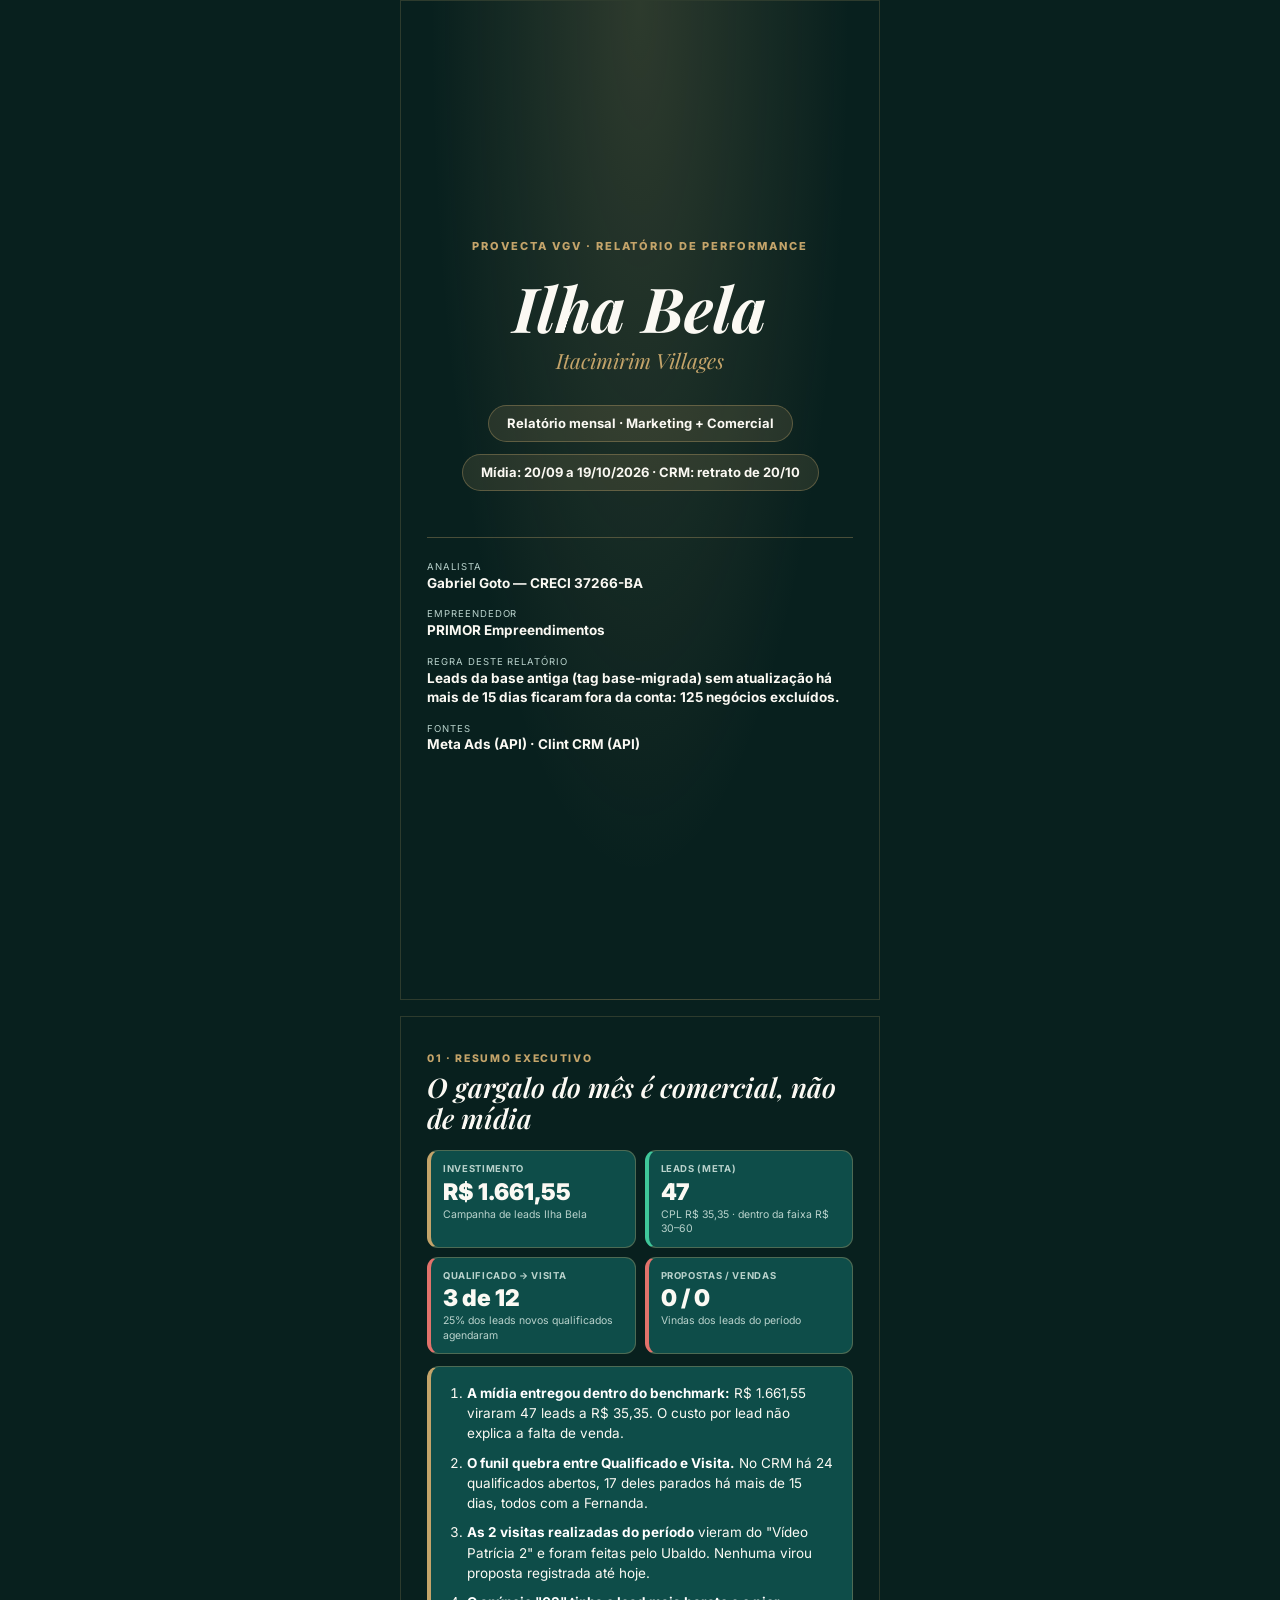
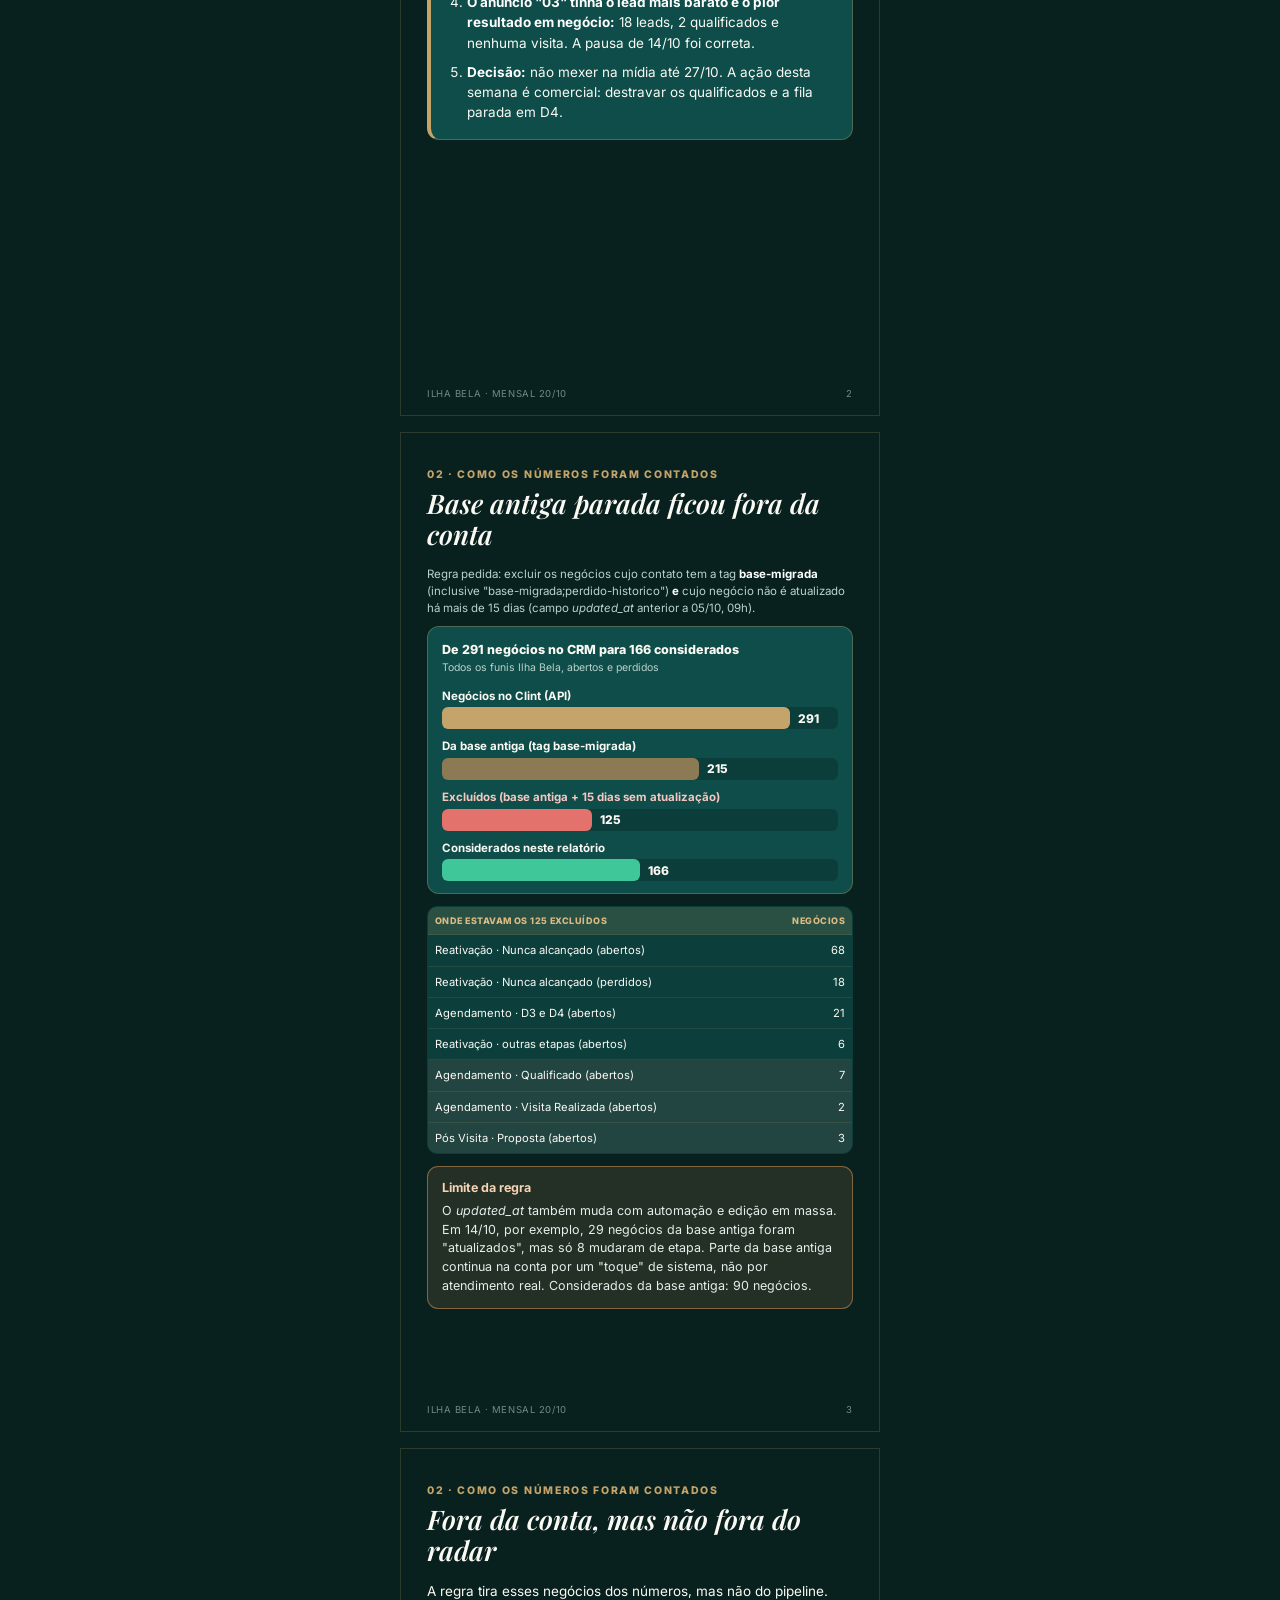
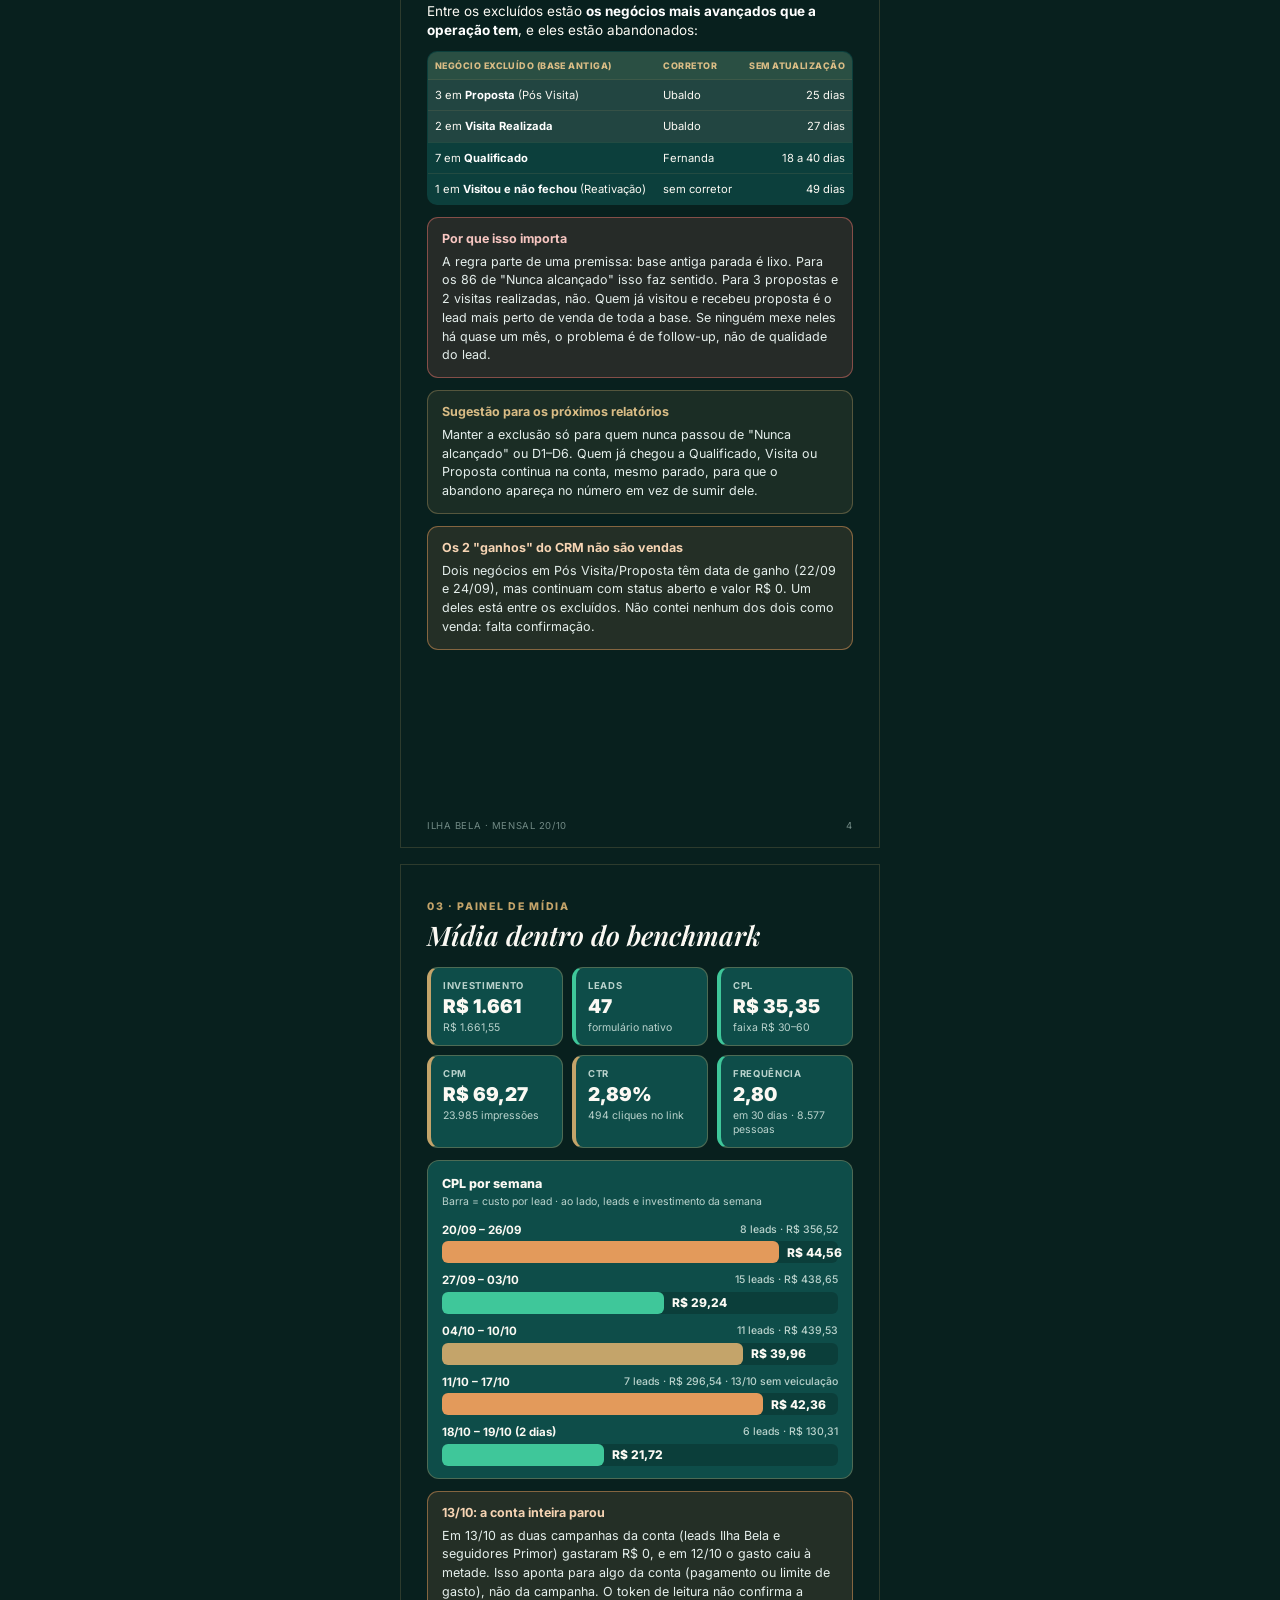
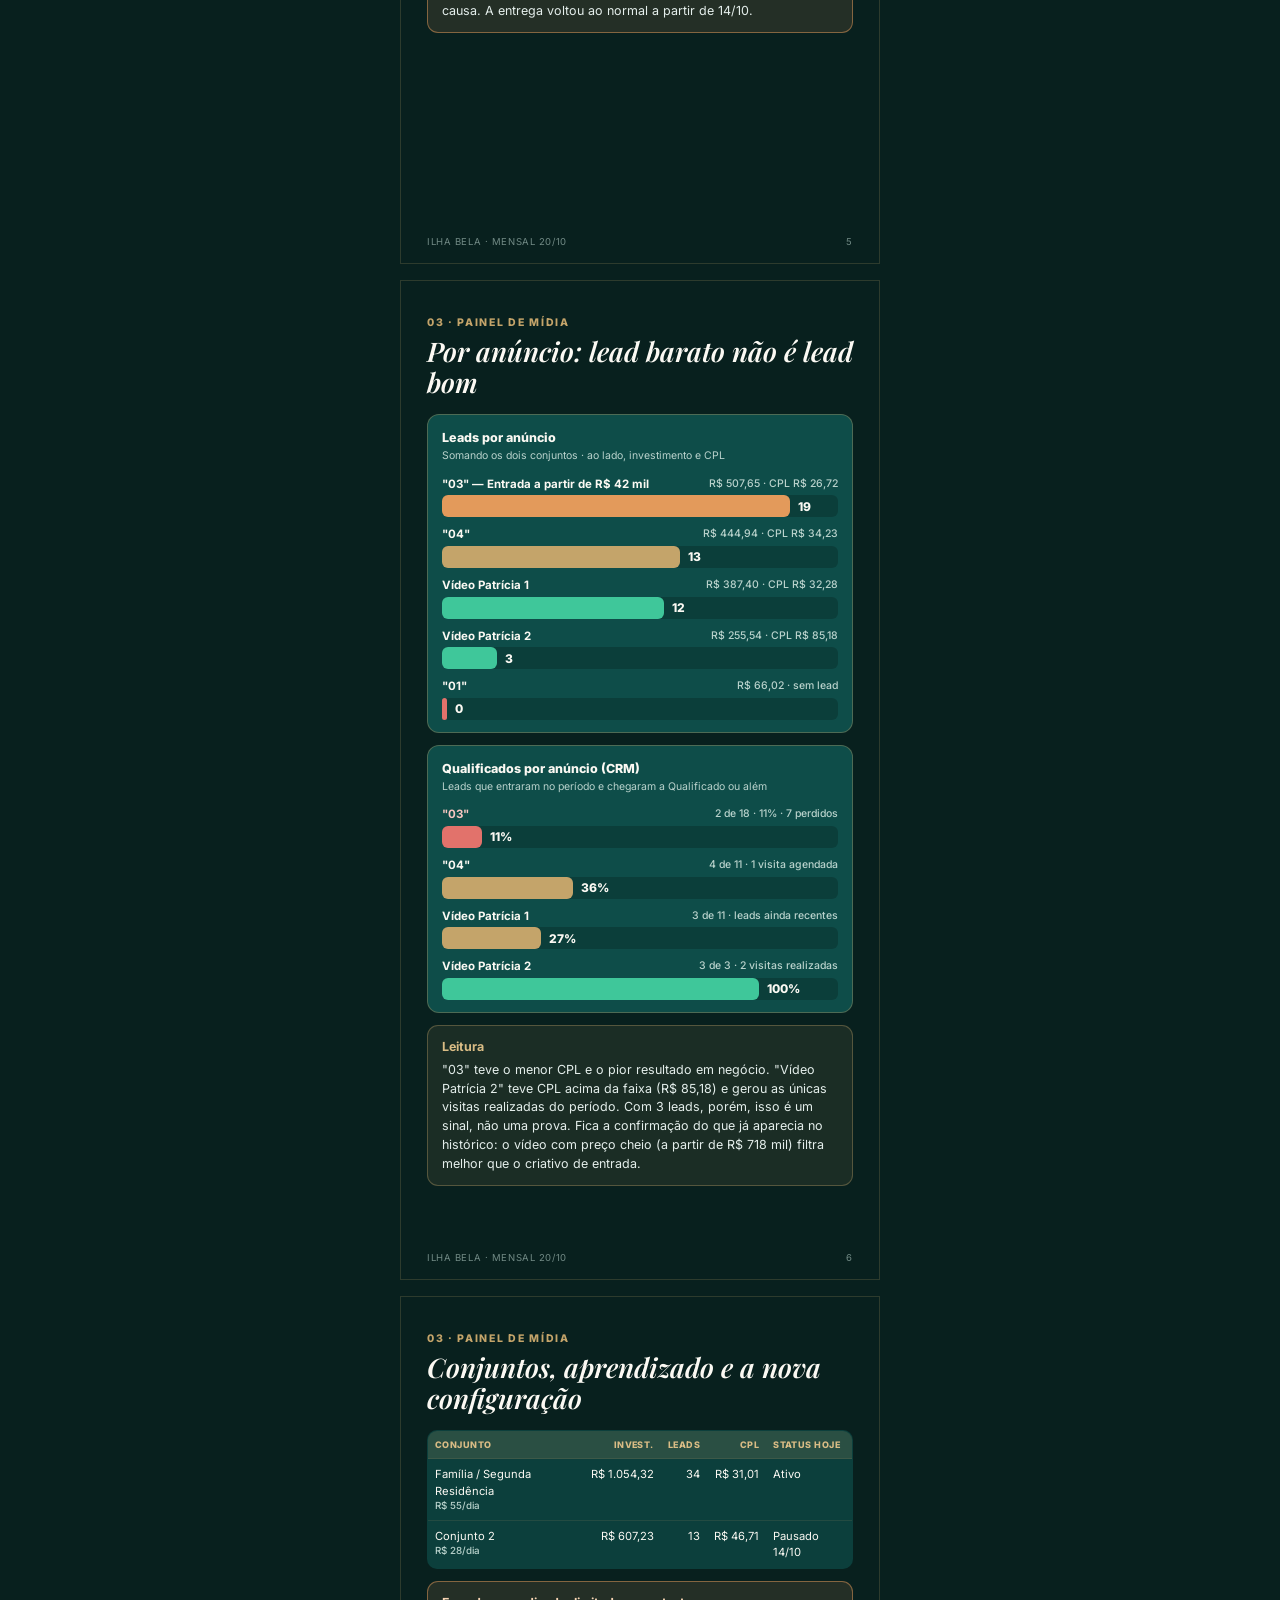
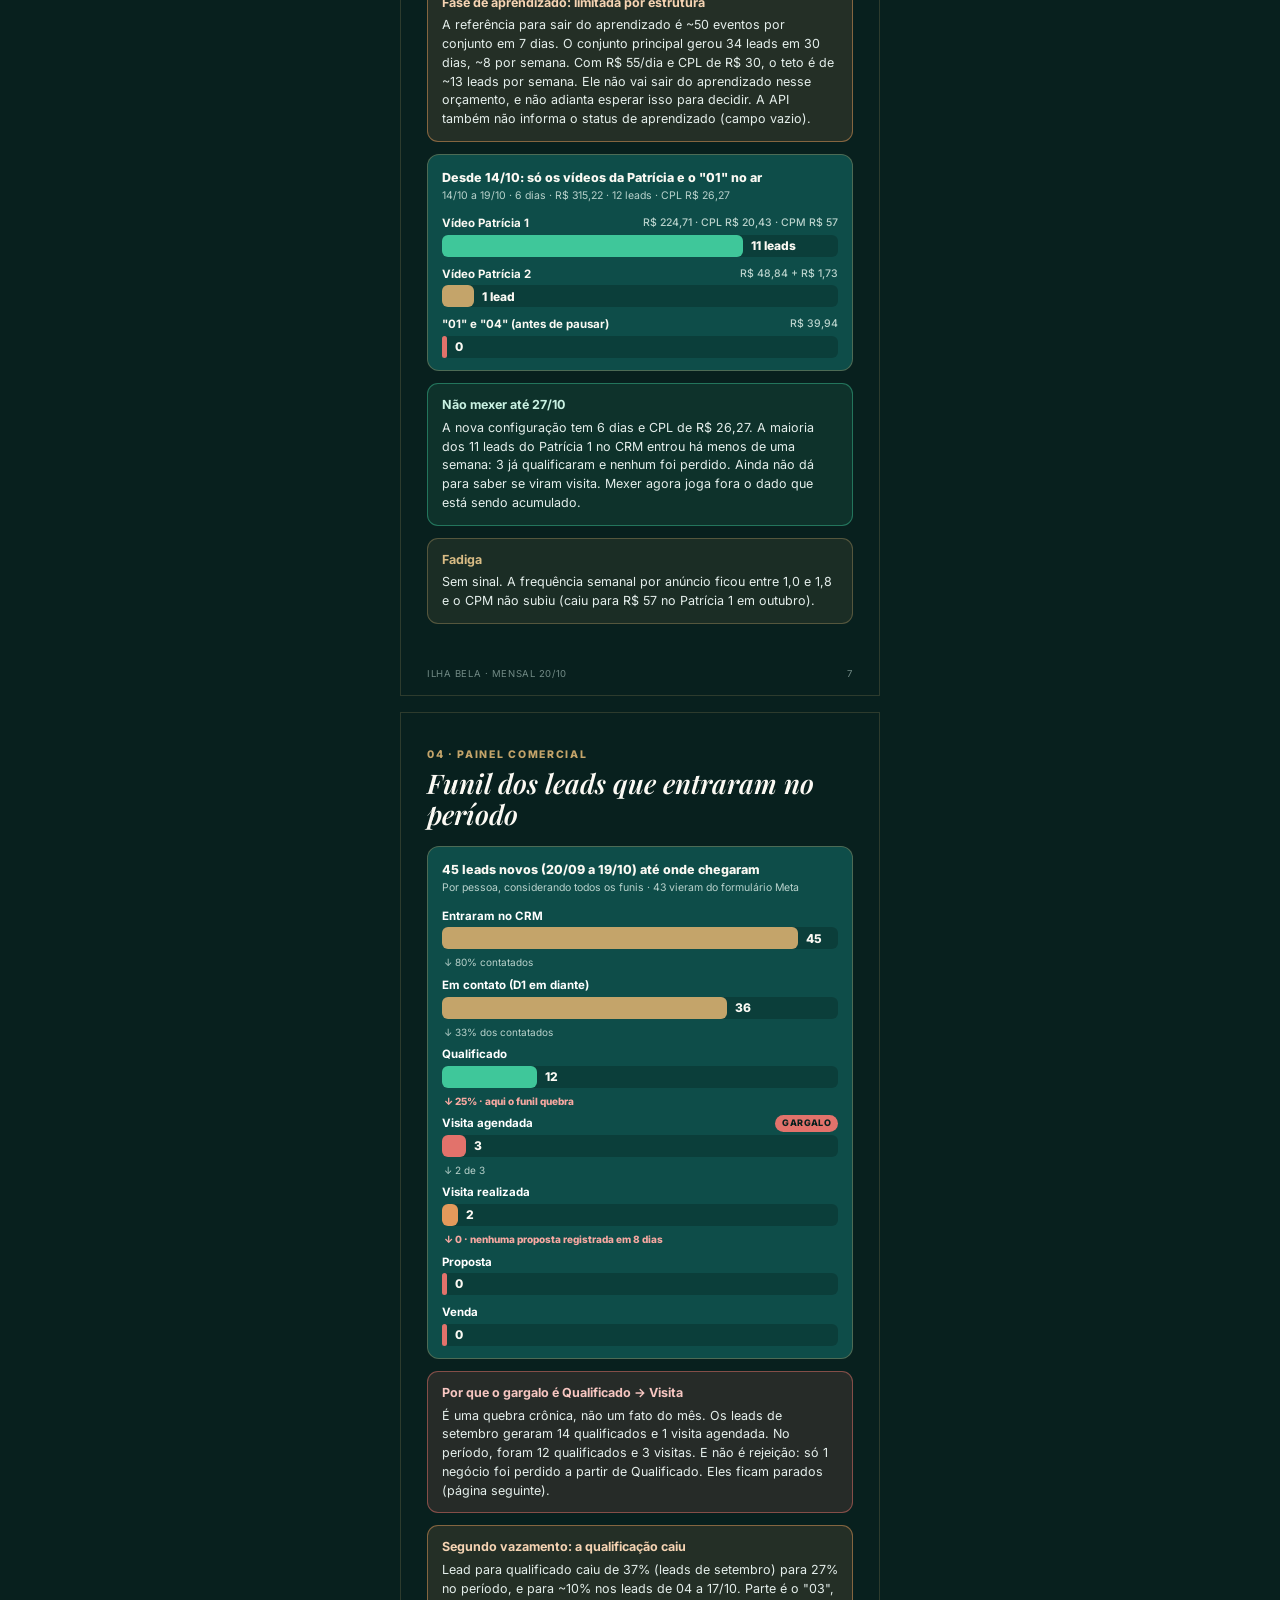
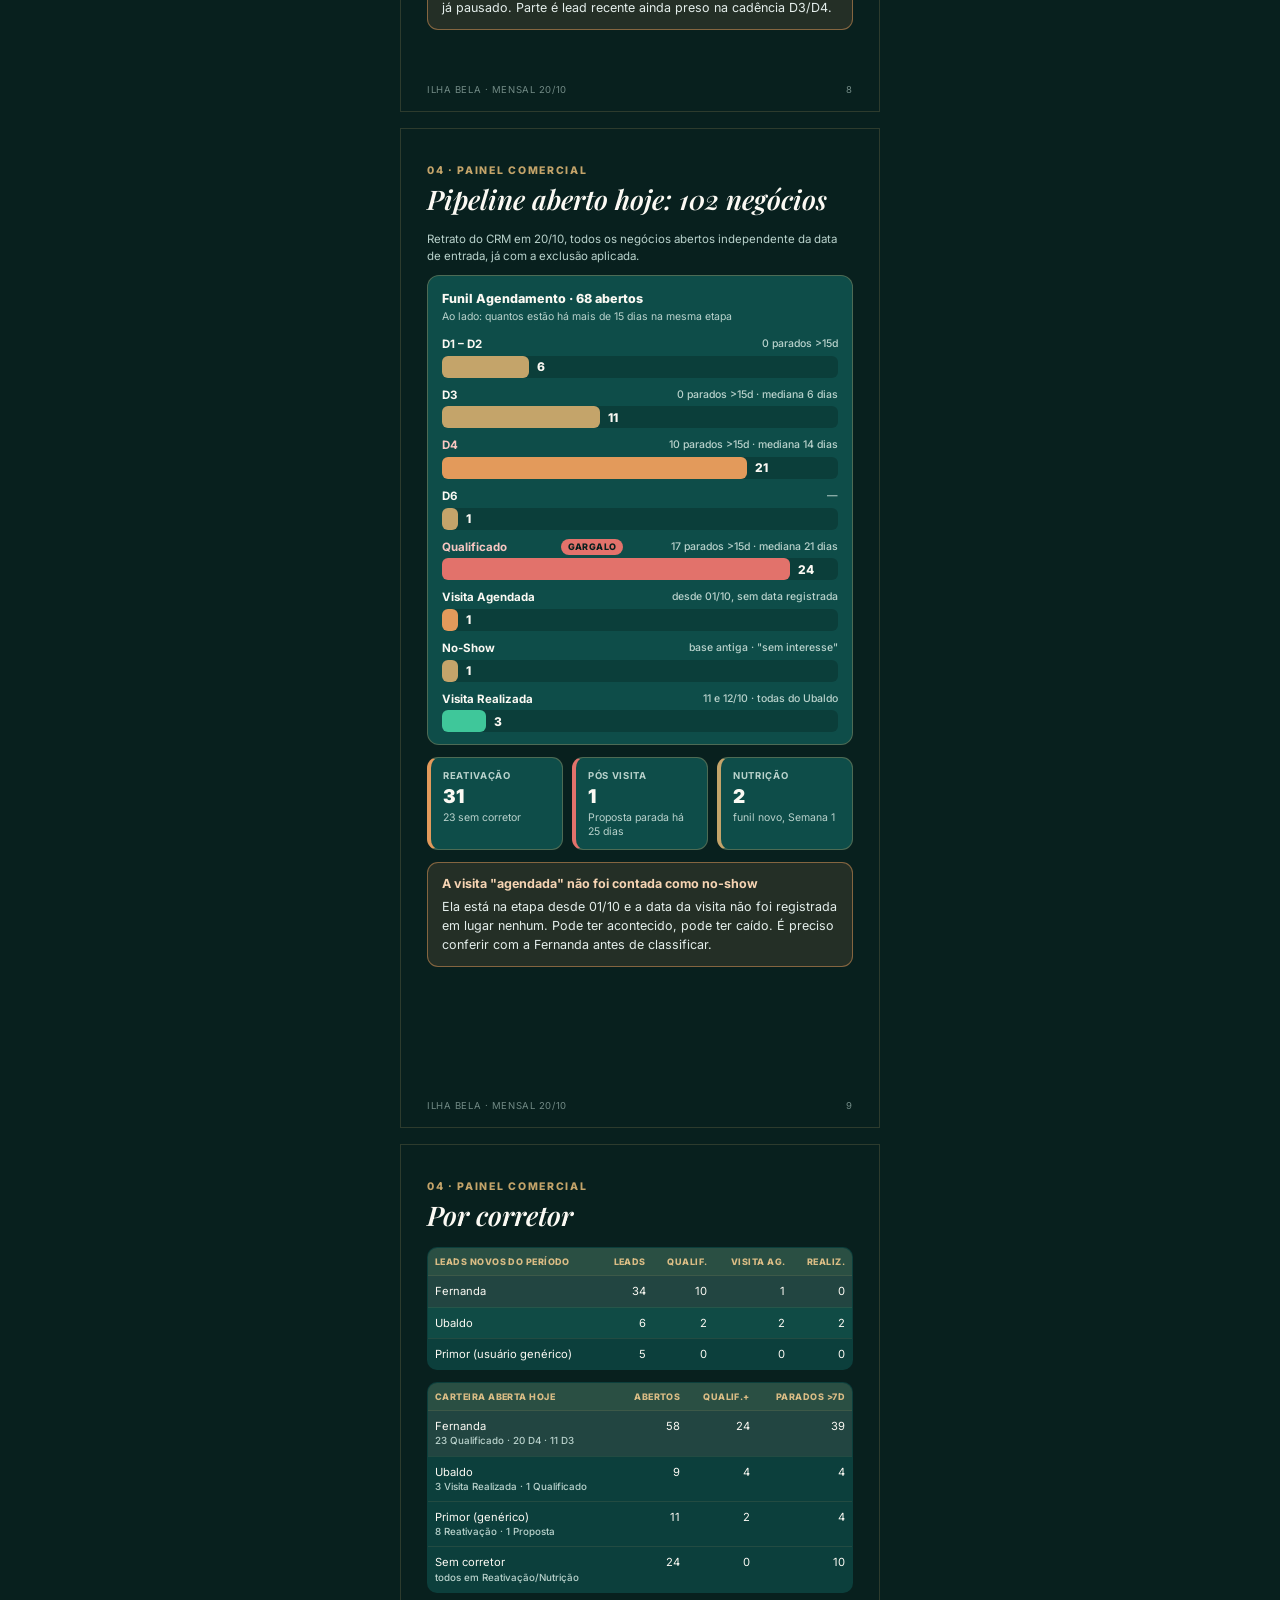
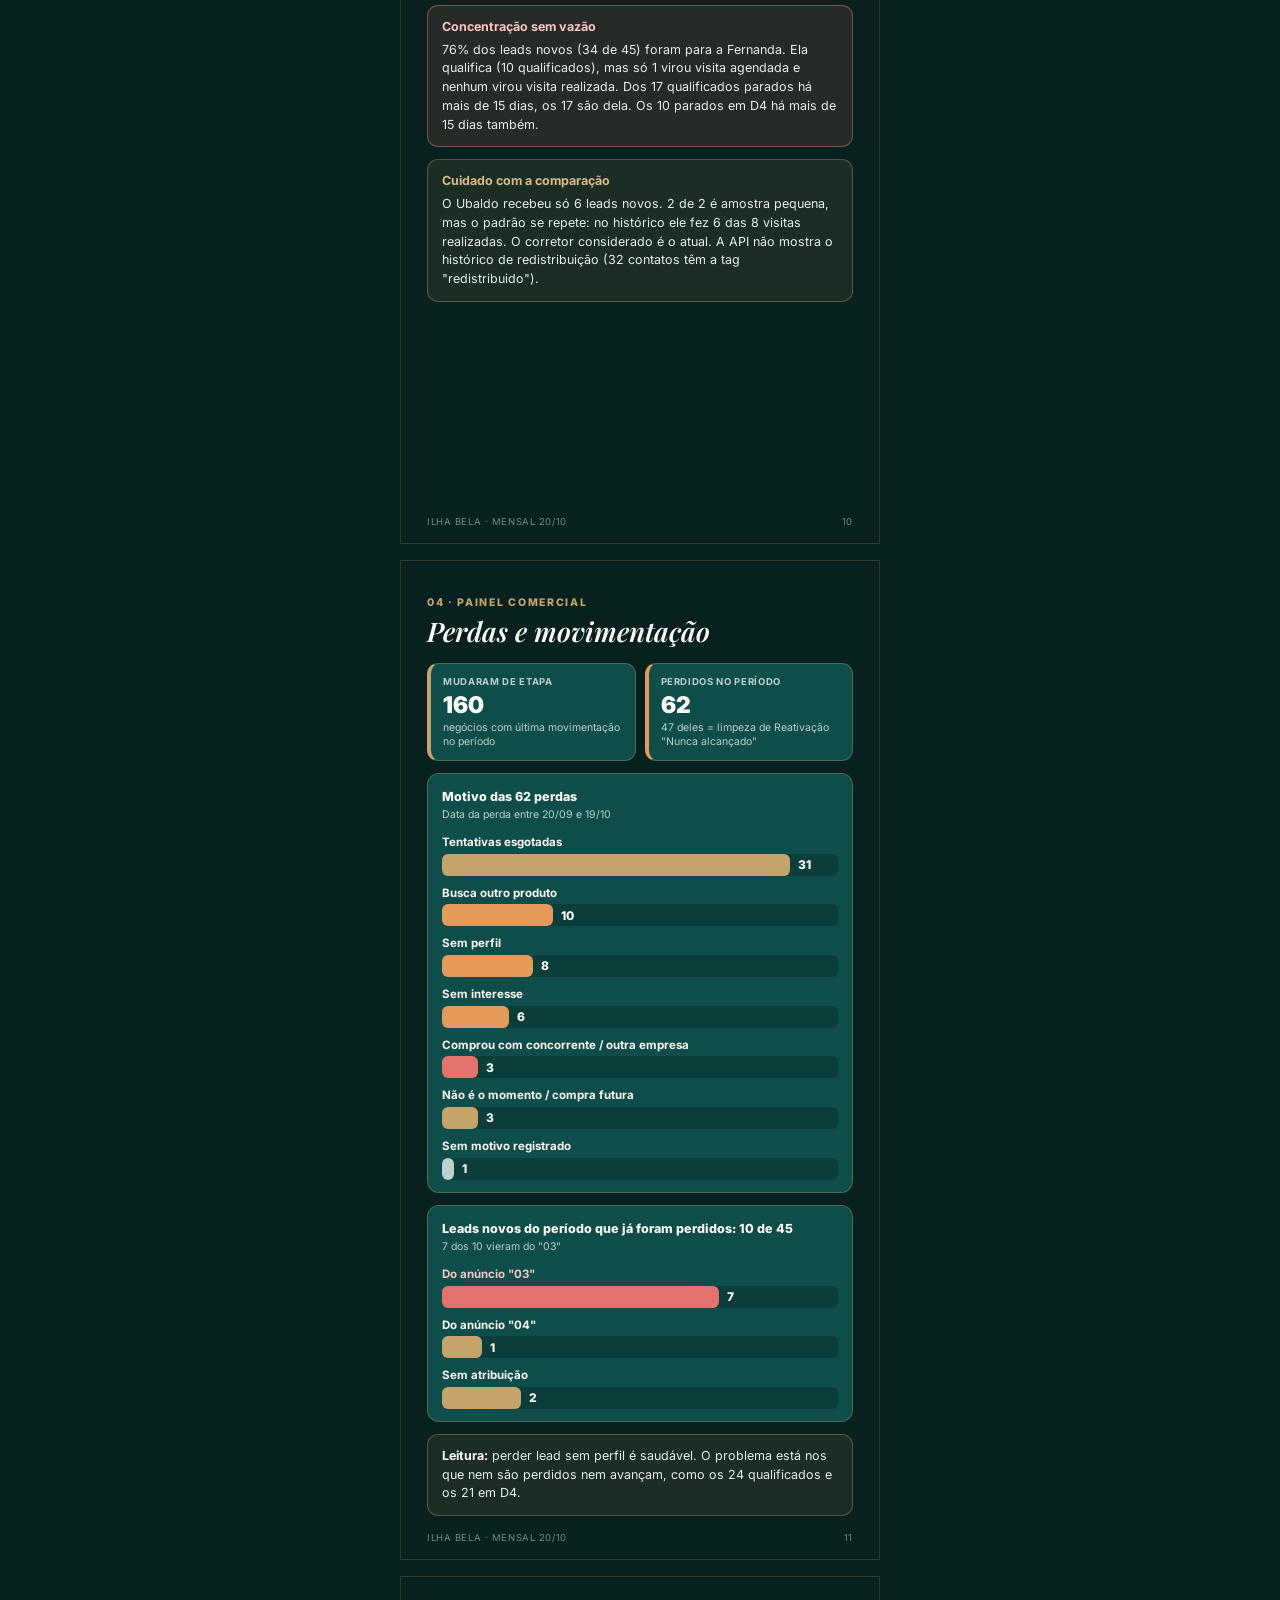
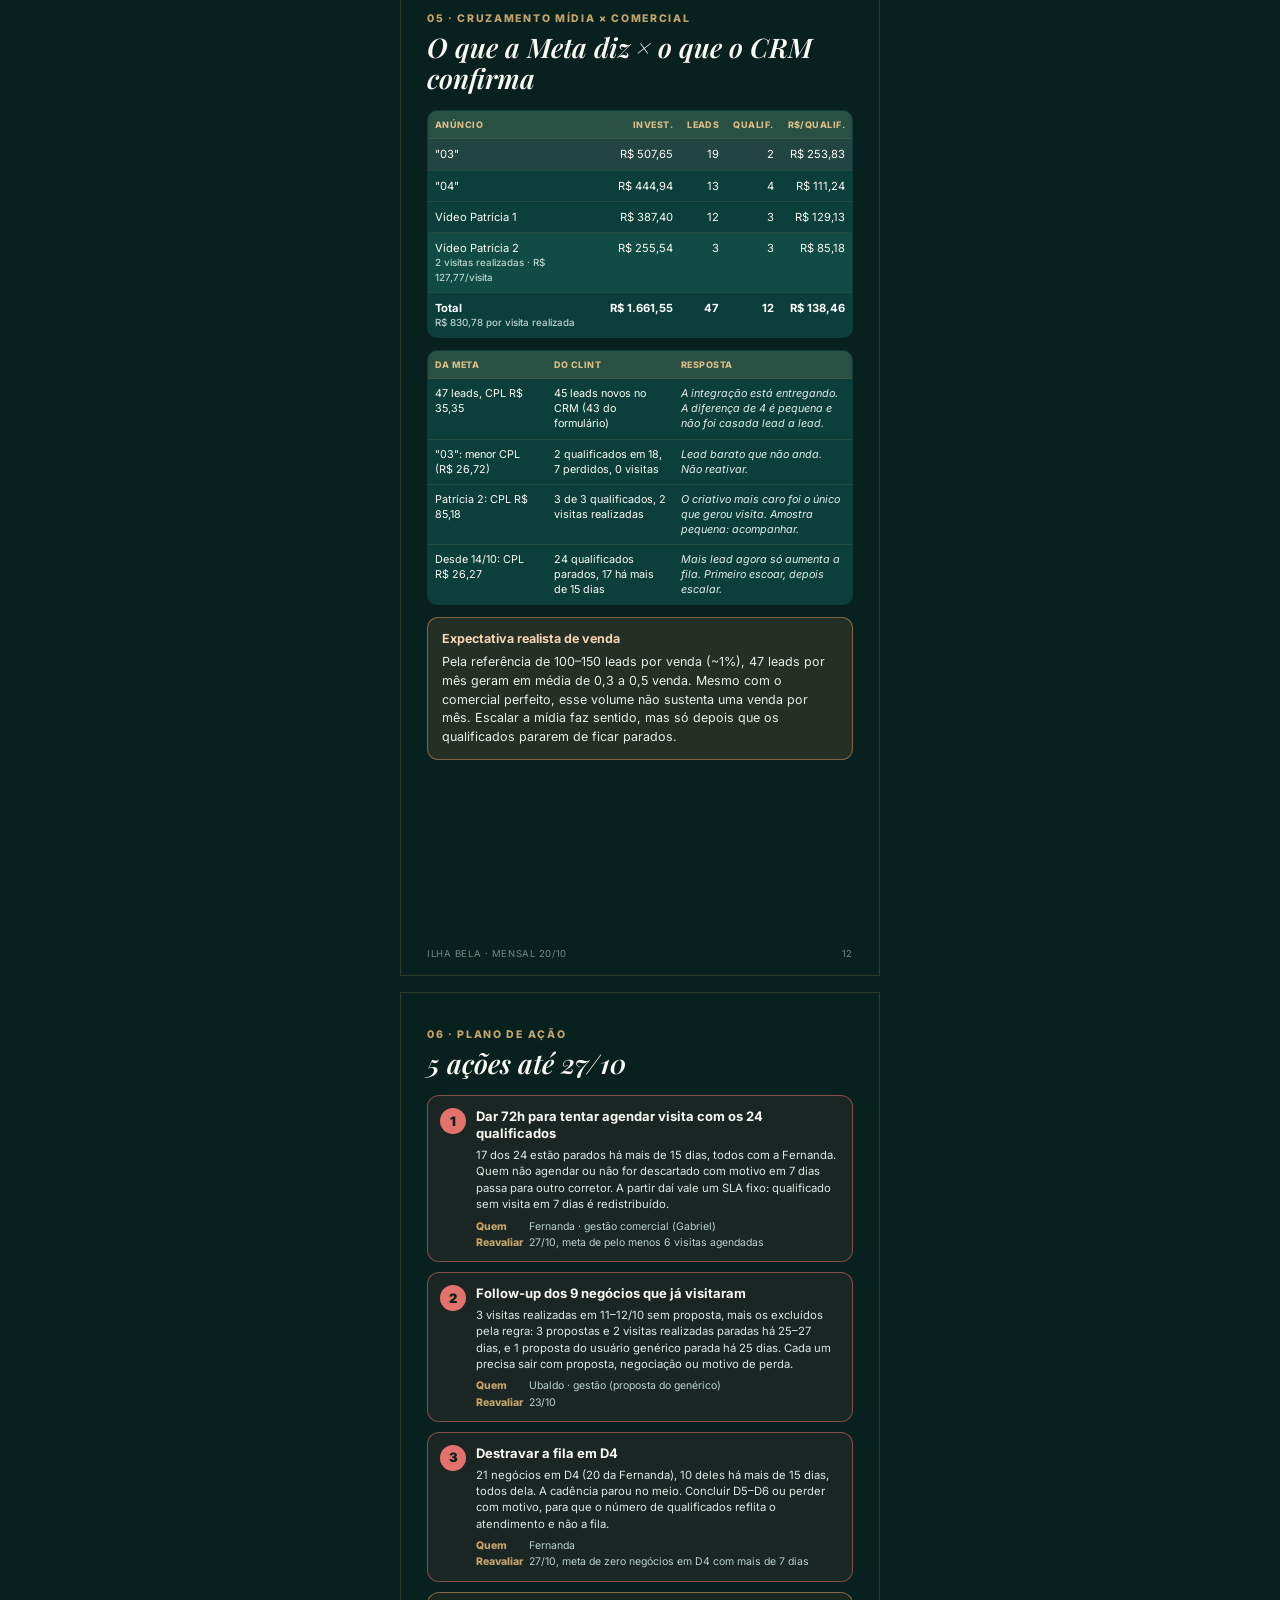
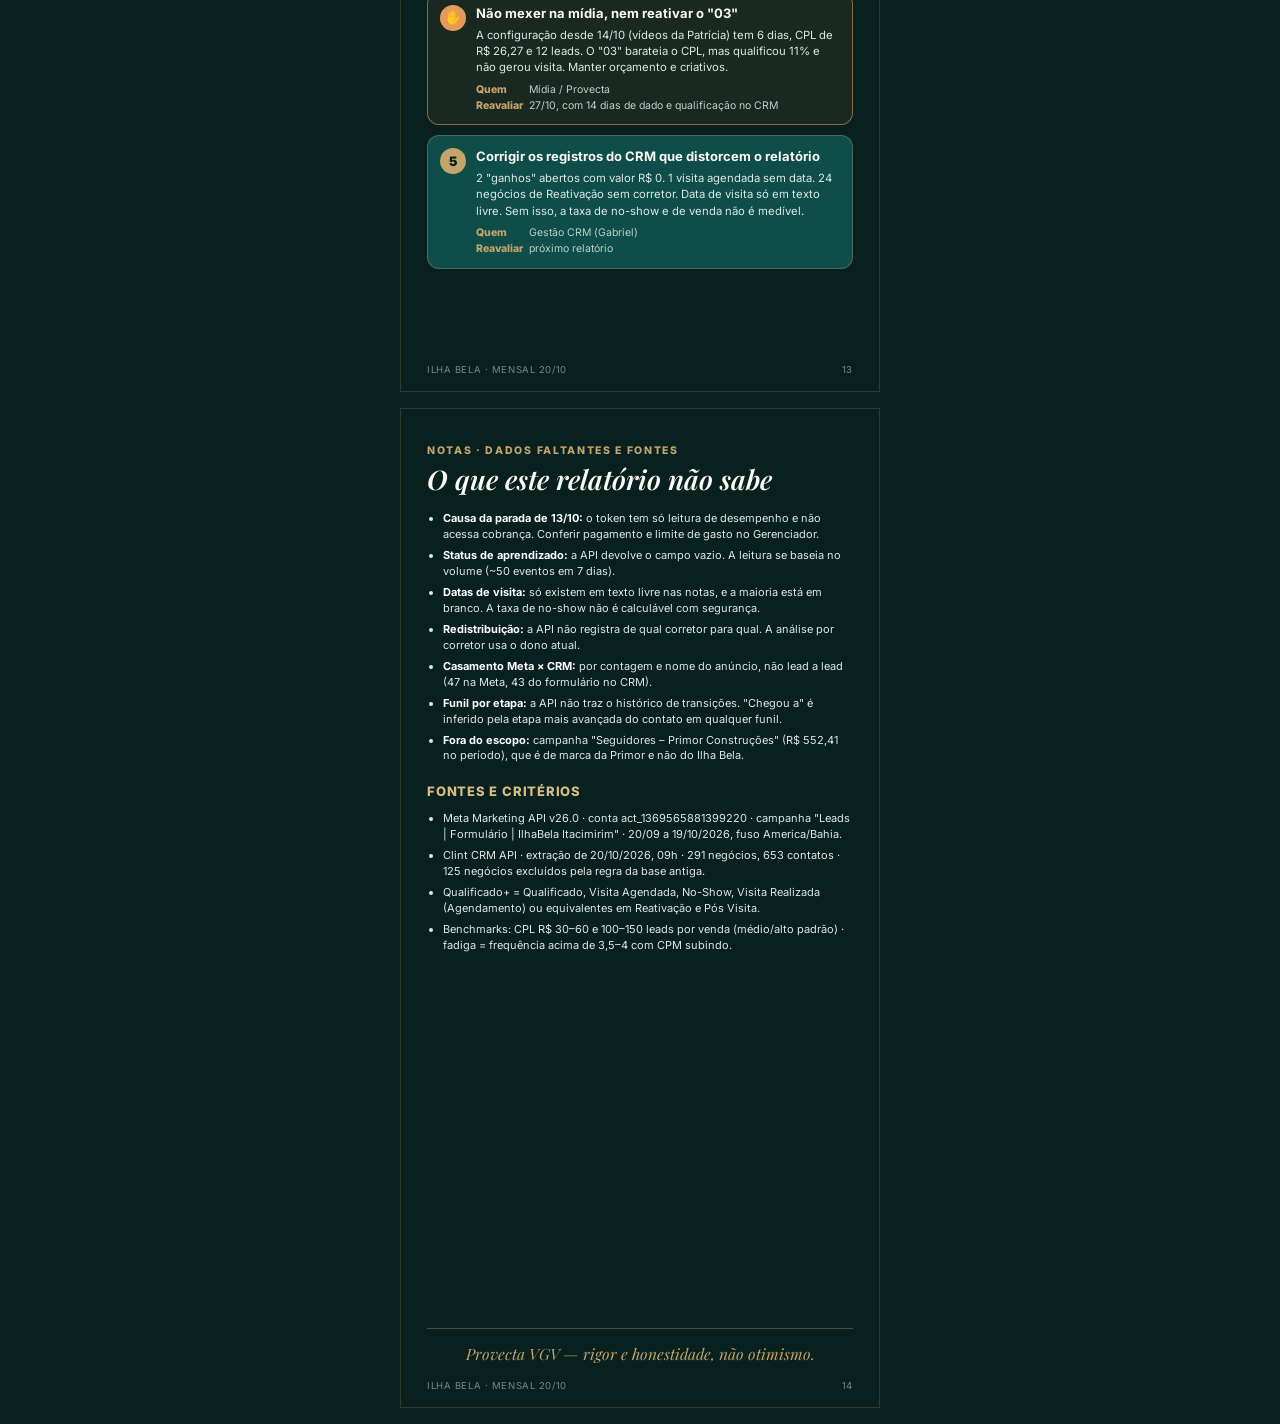
<file: relatorio-ilhabela-mensal-2026-10-20.html>
<!DOCTYPE html>
<html lang="pt-BR">
<head>
<meta charset="UTF-8">
<meta name="viewport" content="width=device-width, initial-scale=1.0">
<title>Ilha Bela — Relatório Mensal</title>
<link rel="preconnect" href="https://fonts.googleapis.com">
<link rel="preconnect" href="https://fonts.gstatic.com" crossorigin>
<link href="https://fonts.googleapis.com/css2?family=Playfair+Display:ital,wght@1,500;1,600;1,700&family=Inter:wght@400;500;600;700;800;900&display=swap" rel="stylesheet">
<style>
  :root{
    --deep:#08201E; --panel:#0E4D49; --panel2:#0c3f3c;
    --gold:#C4A46A; --gold2:#D9BC85;
    --good:#3FC79A; --warn:#E39A5B; --crit:#E2726B;
    --text:#FBF9F3; --muted:#B9D2CC; --line:rgba(196,164,106,0.35);
    --display:'Playfair Display', Georgia, serif; --body:'Inter', -apple-system, sans-serif;
  }
  @page{size:480px 1000px;margin:0;}
  *{box-sizing:border-box;}
  html,body{margin:0;background:var(--deep);color:var(--text);font-family:var(--body);font-size:13.5px;line-height:1.45;-webkit-print-color-adjust:exact;print-color-adjust:exact;}
  .pg{width:480px;height:1000px;overflow:hidden;position:relative;padding:34px 26px 40px;background:var(--deep);break-after:page;margin:0 auto;}
  .pg:last-child{break-after:auto;}
  @media screen{.pg{margin:0 auto 16px;border:1px solid rgba(196,164,106,.2);}}
  .pgno{position:absolute;bottom:14px;left:26px;right:26px;display:flex;justify-content:space-between;font-size:9.5px;color:rgba(185,210,204,.6);letter-spacing:.06em;text-transform:uppercase;}

  .tag{font-size:10.5px;letter-spacing:.16em;text-transform:uppercase;color:var(--gold);font-weight:800;margin:0 0 6px;}
  h2{font-family:var(--display);font-style:italic;font-weight:600;font-size:27px;line-height:1.15;margin:0 0 16px;}
  h3{font-size:13px;font-weight:800;margin:18px 0 10px;color:var(--gold2);text-transform:uppercase;letter-spacing:.06em;}
  p{margin:0 0 10px;}
  .muted{color:var(--muted);}
  .small{font-size:11.5px;}
  b,strong{color:#fff;}

  /* capa */
  .cover{display:flex;flex-direction:column;justify-content:center;text-align:center;background:radial-gradient(ellipse at top, rgba(196,164,106,0.20), transparent 62%),var(--deep);}
  .cover .eyebrow{font-size:11px;letter-spacing:.18em;text-transform:uppercase;color:var(--gold);font-weight:800;margin-bottom:22px;}
  .cover h1{font-family:var(--display);font-style:italic;font-weight:700;font-size:62px;line-height:1;margin:0 0 6px;}
  .cover .sub{font-family:var(--display);font-style:italic;font-size:21px;color:var(--gold);margin:0 0 30px;}
  .badge{display:inline-block;background:rgba(196,164,106,0.14);border:1px solid var(--line);border-radius:30px;padding:8px 18px;font-size:13px;font-weight:700;margin:0 auto 12px;}
  .cover .meta{margin-top:34px;padding-top:22px;border-top:1px solid var(--line);display:grid;gap:14px;text-align:left;}
  .cover .meta .l{font-size:9.5px;text-transform:uppercase;letter-spacing:.1em;color:var(--muted);}
  .cover .meta .v{font-size:13.5px;font-weight:700;}

  /* blocos */
  .verdict{background:var(--panel);border:1px solid var(--line);border-left:4px solid var(--gold);border-radius:12px;padding:16px 18px;}
  .verdict ol{margin:0;padding-left:18px;}
  .verdict li{margin-bottom:9px;line-height:1.5;}
  .verdict li:last-child{margin-bottom:0;}
  .box{border-radius:11px;padding:12px 14px;margin:12px 0;font-size:12.5px;line-height:1.5;}
  .box h4{margin:0 0 4px;font-size:12.5px;}
  .box.crit{background:rgba(226,114,107,0.14);border:1px solid rgba(226,114,107,0.5);}
  .box.crit h4{color:#F7C6C1;}
  .box.warn{background:rgba(227,154,91,0.13);border:1px solid rgba(227,154,91,0.5);}
  .box.warn h4{color:#F6D4B3;}
  .box.ok{background:rgba(63,199,154,0.11);border:1px solid rgba(63,199,154,0.45);}
  .box.ok h4{color:#C9F1E2;}
  .box.info{background:rgba(196,164,106,0.10);border:1px solid var(--line);}
  .box.info h4{color:var(--gold2);}
  .box p{margin:0;color:#E4EEEB;}

  .grid{display:grid;grid-template-columns:1fr 1fr;gap:9px;margin-bottom:12px;}
  .grid.three{grid-template-columns:1fr 1fr 1fr;}
  .tile{background:var(--panel);border:1px solid var(--line);border-left:4px solid var(--gold);border-radius:11px;padding:11px 12px 10px;}
  .tile.good{border-left-color:var(--good);} .tile.crit{border-left-color:var(--crit);} .tile.warn{border-left-color:var(--warn);}
  .tile .l{font-size:9.5px;text-transform:uppercase;letter-spacing:.07em;color:var(--muted);font-weight:700;margin-bottom:4px;}
  .tile .v{font-size:23px;font-weight:900;line-height:1.05;}
  .grid.three .tile .v{font-size:19px;}
  .tile .n{font-size:10.5px;color:var(--muted);margin-top:4px;line-height:1.35;}

  /* barras: rótulo em cima, barra embaixo, valor fora da barra */
  .card{background:var(--panel);border:1px solid var(--line);border-radius:12px;padding:14px 14px 12px;margin-bottom:12px;}
  .card .t{font-size:12.5px;font-weight:800;margin-bottom:1px;}
  .card .s{font-size:10.5px;color:var(--muted);margin-bottom:12px;}
  .row{margin-bottom:9px;}
  .row:last-child{margin-bottom:0;}
  .row .lb{font-size:11.5px;font-weight:700;margin-bottom:3px;display:flex;justify-content:space-between;gap:8px;}
  .row .lb span{font-weight:500;color:var(--muted);font-size:10.5px;}
  .track{display:flex;align-items:center;height:22px;background:rgba(0,0,0,0.20);border-radius:6px;}
  .fill{height:100%;border-radius:6px;flex:0 0 auto;min-width:5px;}
  .val{margin-left:8px;font-size:12px;font-weight:800;white-space:nowrap;}
  .row.hot .lb{color:#F7C6C1;}
  .flag{display:inline-block;margin-left:6px;padding:1px 7px;border-radius:9px;font-size:9px;font-weight:800;background:var(--crit);color:var(--deep);letter-spacing:.04em;vertical-align:1px;}
  .row .lb span.flag{color:var(--deep);font-size:9px;font-weight:800;}
  .flag.g{background:var(--good);} .flag.o{background:var(--warn);} .flag.y{background:var(--gold);}

  table{width:100%;border-collapse:collapse;font-size:11.2px;background:var(--panel2);border:1px solid var(--line);border-radius:10px;overflow:hidden;margin-bottom:12px;}
  th{text-align:left;padding:7px 7px;background:rgba(196,164,106,0.16);color:var(--gold2);font-size:9px;text-transform:uppercase;letter-spacing:.05em;font-weight:800;}
  td{padding:7px 7px;border-top:1px solid rgba(196,164,106,0.12);vertical-align:top;}
  td.r,th.r{text-align:right;white-space:nowrap;}
  tr.bad td{background:rgba(226,114,107,0.10);}
  tr.goodrow td{background:rgba(63,199,154,0.09);}
  td .x{display:block;font-size:9.8px;color:var(--muted);font-weight:500;}
  .cross td{font-size:10.8px;line-height:1.4;}
  .cross td.q{font-style:italic;color:#E4EEEB;}

  .funnel .row .lb b{font-size:11.5px;}
  .conv{font-size:10px;color:var(--muted);margin:-3px 0 7px 2px;}
  .conv.bad{color:#F7A8A1;font-weight:800;}

  .act{background:var(--panel);border:1px solid var(--line);border-radius:12px;padding:12px 14px 11px 48px;margin-bottom:10px;position:relative;}
  .act .num{position:absolute;left:12px;top:12px;width:26px;height:26px;border-radius:50%;background:var(--gold);color:var(--deep);font-weight:900;font-size:13px;display:flex;align-items:center;justify-content:center;}
  .act.urgent{border-color:rgba(226,114,107,0.55);background:rgba(226,114,107,0.08);} .act.urgent .num{background:var(--crit);}
  .act.hold{border-color:rgba(227,154,91,0.55);background:rgba(227,154,91,0.08);} .act.hold .num{background:var(--warn);}
  .act h4{margin:0 0 5px;font-size:13px;line-height:1.3;}
  .act p{margin:0 0 6px;font-size:11.3px;color:#DCE8E5;line-height:1.45;}
  .act .m{font-size:10.5px;color:var(--muted);display:grid;grid-template-columns:auto 1fr;gap:1px 6px;}
  .act .m span{color:var(--gold);font-weight:800;}

  .foot ul{margin:0 0 10px;padding-left:16px;font-size:11px;color:#DCE8E5;}
  .foot li{margin-bottom:5px;line-height:1.45;}
  .sign{position:absolute;bottom:42px;left:26px;right:26px;padding-top:14px;border-top:1px solid var(--line);font-family:var(--display);font-style:italic;font-size:15.5px;color:var(--gold);text-align:center;}
</style>
</head>
<body>

<!-- 1 · CAPA -->
<div class="pg cover">
  <div class="eyebrow">Provecta VGV · Relatório de Performance</div>
  <h1>Ilha Bela</h1>
  <div class="sub">Itacimirim Villages</div>
  <div><span class="badge">Relatório mensal · Marketing + Comercial</span></div>
  <div><span class="badge">Mídia: 20/09 a 19/10/2026 · CRM: retrato de 20/10</span></div>
  <div class="meta">
    <div><div class="l">Analista</div><div class="v">Gabriel Goto — CRECI 37266-BA</div></div>
    <div><div class="l">Empreendedor</div><div class="v">PRIMOR Empreendimentos</div></div>
    <div><div class="l">Regra deste relatório</div><div class="v">Leads da base antiga (tag base-migrada) sem atualização há mais de 15 dias ficaram fora da conta: 125 negócios excluídos.</div></div>
    <div><div class="l">Fontes</div><div class="v">Meta Ads (API) · Clint CRM (API)</div></div>
  </div>
</div>

<!-- 2 · RESUMO -->
<div class="pg">
  <p class="tag">01 · Resumo executivo</p>
  <h2>O gargalo do mês é comercial, não de mídia</h2>
  <div class="grid">
    <div class="tile"><div class="l">Investimento</div><div class="v">R$ 1.661,55</div><div class="n">Campanha de leads Ilha Bela</div></div>
    <div class="tile good"><div class="l">Leads (Meta)</div><div class="v">47</div><div class="n">CPL R$ 35,35 · dentro da faixa R$ 30–60</div></div>
    <div class="tile crit"><div class="l">Qualificado → visita</div><div class="v">3 de 12</div><div class="n">25% dos leads novos qualificados agendaram</div></div>
    <div class="tile crit"><div class="l">Propostas / vendas</div><div class="v">0 / 0</div><div class="n">Vindas dos leads do período</div></div>
  </div>
  <div class="verdict">
    <ol>
      <li><b>A mídia entregou dentro do benchmark:</b> R$ 1.661,55 viraram 47 leads a R$ 35,35. O custo por lead não explica a falta de venda.</li>
      <li><b>O funil quebra entre Qualificado e Visita.</b> No CRM há 24 qualificados abertos, 17 deles parados há mais de 15 dias, todos com a Fernanda.</li>
      <li><b>As 2 visitas realizadas do período</b> vieram do "Vídeo Patrícia 2" e foram feitas pelo Ubaldo. Nenhuma virou proposta registrada até hoje.</li>
      <li><b>O anúncio "03" tinha o lead mais barato e o pior resultado em negócio:</b> 18 leads, 2 qualificados e nenhuma visita. A pausa de 14/10 foi correta.</li>
      <li><b>Decisão:</b> não mexer na mídia até 27/10. A ação desta semana é comercial: destravar os qualificados e a fila parada em D4.</li>
    </ol>
  </div>
  <div class="pgno"><span>Ilha Bela · mensal 20/10</span><span>2</span></div>
</div>

<!-- 3 · REGRA DE EXCLUSÃO -->
<div class="pg">
  <p class="tag">02 · Como os números foram contados</p>
  <h2>Base antiga parada ficou fora da conta</h2>
  <p class="muted small">Regra pedida: excluir os negócios cujo contato tem a tag <b>base-migrada</b> (inclusive "base-migrada;perdido-historico") <b>e</b> cujo negócio não é atualizado há mais de 15 dias (campo <i>updated_at</i> anterior a 05/10, 09h).</p>
  <div class="card">
    <div class="t">De 291 negócios no CRM para 166 considerados</div>
    <div class="s">Todos os funis Ilha Bela, abertos e perdidos</div>
    <div class="row"><div class="lb">Negócios no Clint (API)</div><div class="track"><div class="fill" style="width:88%;background:var(--gold);"></div><span class="val">291</span></div></div>
    <div class="row"><div class="lb">Da base antiga (tag base-migrada)</div><div class="track"><div class="fill" style="width:65%;background:#8C7A55;"></div><span class="val">215</span></div></div>
    <div class="row hot"><div class="lb">Excluídos (base antiga + 15 dias sem atualização)</div><div class="track"><div class="fill" style="width:38%;background:var(--crit);"></div><span class="val">125</span></div></div>
    <div class="row"><div class="lb">Considerados neste relatório</div><div class="track"><div class="fill" style="width:50%;background:var(--good);"></div><span class="val">166</span></div></div>
  </div>
  <table>
    <thead><tr><th>Onde estavam os 125 excluídos</th><th class="r">Negócios</th></tr></thead>
    <tbody>
      <tr><td>Reativação · Nunca alcançado (abertos)</td><td class="r">68</td></tr>
      <tr><td>Reativação · Nunca alcançado (perdidos)</td><td class="r">18</td></tr>
      <tr><td>Agendamento · D3 e D4 (abertos)</td><td class="r">21</td></tr>
      <tr><td>Reativação · outras etapas (abertos)</td><td class="r">6</td></tr>
      <tr class="bad"><td>Agendamento · Qualificado (abertos)</td><td class="r">7</td></tr>
      <tr class="bad"><td>Agendamento · Visita Realizada (abertos)</td><td class="r">2</td></tr>
      <tr class="bad"><td>Pós Visita · Proposta (abertos)</td><td class="r">3</td></tr>
    </tbody>
  </table>
  <div class="box warn"><h4>Limite da regra</h4><p>O <i>updated_at</i> também muda com automação e edição em massa. Em 14/10, por exemplo, 29 negócios da base antiga foram "atualizados", mas só 8 mudaram de etapa. Parte da base antiga continua na conta por um "toque" de sistema, não por atendimento real. Considerados da base antiga: 90 negócios.</p></div>
  <div class="pgno"><span>Ilha Bela · mensal 20/10</span><span>3</span></div>
</div>

<!-- 4 · FORA DA CONTA, NÃO DO RADAR -->
<div class="pg">
  <p class="tag">02 · Como os números foram contados</p>
  <h2>Fora da conta, mas não fora do radar</h2>
  <p>A regra tira esses negócios dos números, mas não do pipeline. Entre os excluídos estão <b>os negócios mais avançados que a operação tem</b>, e eles estão abandonados:</p>
  <table>
    <thead><tr><th>Negócio excluído (base antiga)</th><th>Corretor</th><th class="r">Sem atualização</th></tr></thead>
    <tbody>
      <tr class="bad"><td>3 em <b>Proposta</b> (Pós Visita)</td><td>Ubaldo</td><td class="r">25 dias</td></tr>
      <tr class="bad"><td>2 em <b>Visita Realizada</b></td><td>Ubaldo</td><td class="r">27 dias</td></tr>
      <tr><td>7 em <b>Qualificado</b></td><td>Fernanda</td><td class="r">18 a 40 dias</td></tr>
      <tr><td>1 em <b>Visitou e não fechou</b> (Reativação)</td><td>sem corretor</td><td class="r">49 dias</td></tr>
    </tbody>
  </table>
  <div class="box crit"><h4>Por que isso importa</h4><p>A regra parte de uma premissa: base antiga parada é lixo. Para os 86 de "Nunca alcançado" isso faz sentido. Para 3 propostas e 2 visitas realizadas, não. Quem já visitou e recebeu proposta é o lead mais perto de venda de toda a base. Se ninguém mexe neles há quase um mês, o problema é de follow-up, não de qualidade do lead.</p></div>
  <div class="box info"><h4>Sugestão para os próximos relatórios</h4><p>Manter a exclusão só para quem nunca passou de "Nunca alcançado" ou D1–D6. Quem já chegou a Qualificado, Visita ou Proposta continua na conta, mesmo parado, para que o abandono apareça no número em vez de sumir dele.</p></div>
  <div class="box warn"><h4>Os 2 "ganhos" do CRM não são vendas</h4><p>Dois negócios em Pós Visita/Proposta têm data de ganho (22/09 e 24/09), mas continuam com status aberto e valor R$ 0. Um deles está entre os excluídos. Não contei nenhum dos dois como venda: falta confirmação.</p></div>
  <div class="pgno"><span>Ilha Bela · mensal 20/10</span><span>4</span></div>
</div>

<!-- 5 · MÍDIA 1 -->
<div class="pg">
  <p class="tag">03 · Painel de mídia</p>
  <h2>Mídia dentro do benchmark</h2>
  <div class="grid three">
    <div class="tile"><div class="l">Investimento</div><div class="v">R$ 1.661</div><div class="n">R$ 1.661,55</div></div>
    <div class="tile good"><div class="l">Leads</div><div class="v">47</div><div class="n">formulário nativo</div></div>
    <div class="tile good"><div class="l">CPL</div><div class="v">R$ 35,35</div><div class="n">faixa R$ 30–60</div></div>
    <div class="tile"><div class="l">CPM</div><div class="v">R$ 69,27</div><div class="n">23.985 impressões</div></div>
    <div class="tile"><div class="l">CTR</div><div class="v">2,89%</div><div class="n">494 cliques no link</div></div>
    <div class="tile good"><div class="l">Frequência</div><div class="v">2,80</div><div class="n">em 30 dias · 8.577 pessoas</div></div>
  </div>
  <div class="card">
    <div class="t">CPL por semana</div>
    <div class="s">Barra = custo por lead · ao lado, leads e investimento da semana</div>
    <div class="row"><div class="lb">20/09 – 26/09 <span>8 leads · R$ 356,52</span></div><div class="track"><div class="fill" style="width:85%;background:var(--warn);"></div><span class="val">R$ 44,56</span></div></div>
    <div class="row"><div class="lb">27/09 – 03/10 <span>15 leads · R$ 438,65</span></div><div class="track"><div class="fill" style="width:56%;background:var(--good);"></div><span class="val">R$ 29,24</span></div></div>
    <div class="row"><div class="lb">04/10 – 10/10 <span>11 leads · R$ 439,53</span></div><div class="track"><div class="fill" style="width:76%;background:var(--gold);"></div><span class="val">R$ 39,96</span></div></div>
    <div class="row"><div class="lb">11/10 – 17/10 <span>7 leads · R$ 296,54 · 13/10 sem veiculação</span></div><div class="track"><div class="fill" style="width:81%;background:var(--warn);"></div><span class="val">R$ 42,36</span></div></div>
    <div class="row"><div class="lb">18/10 – 19/10 (2 dias) <span>6 leads · R$ 130,31</span></div><div class="track"><div class="fill" style="width:41%;background:var(--good);"></div><span class="val">R$ 21,72</span></div></div>
  </div>
  <div class="box warn"><h4>13/10: a conta inteira parou</h4><p>Em 13/10 as duas campanhas da conta (leads Ilha Bela e seguidores Primor) gastaram R$ 0, e em 12/10 o gasto caiu à metade. Isso aponta para algo da conta (pagamento ou limite de gasto), não da campanha. O token de leitura não confirma a causa. A entrega voltou ao normal a partir de 14/10.</p></div>
  <div class="pgno"><span>Ilha Bela · mensal 20/10</span><span>5</span></div>
</div>

<!-- 6 · MÍDIA 2 -->
<div class="pg">
  <p class="tag">03 · Painel de mídia</p>
  <h2>Por anúncio: lead barato não é lead bom</h2>
  <div class="card">
    <div class="t">Leads por anúncio</div>
    <div class="s">Somando os dois conjuntos · ao lado, investimento e CPL</div>
    <div class="row"><div class="lb">"03" — Entrada a partir de R$ 42 mil <span>R$ 507,65 · CPL R$ 26,72</span></div><div class="track"><div class="fill" style="width:88%;background:var(--warn);"></div><span class="val">19</span></div></div>
    <div class="row"><div class="lb">"04" <span>R$ 444,94 · CPL R$ 34,23</span></div><div class="track"><div class="fill" style="width:60%;background:var(--gold);"></div><span class="val">13</span></div></div>
    <div class="row"><div class="lb">Vídeo Patrícia 1 <span>R$ 387,40 · CPL R$ 32,28</span></div><div class="track"><div class="fill" style="width:56%;background:var(--good);"></div><span class="val">12</span></div></div>
    <div class="row"><div class="lb">Vídeo Patrícia 2 <span>R$ 255,54 · CPL R$ 85,18</span></div><div class="track"><div class="fill" style="width:14%;background:var(--good);"></div><span class="val">3</span></div></div>
    <div class="row"><div class="lb">"01" <span>R$ 66,02 · sem lead</span></div><div class="track"><div class="fill" style="width:1%;background:var(--crit);"></div><span class="val">0</span></div></div>
  </div>
  <div class="card">
    <div class="t">Qualificados por anúncio (CRM)</div>
    <div class="s">Leads que entraram no período e chegaram a Qualificado ou além</div>
    <div class="row hot"><div class="lb">"03" <span>2 de 18 · 11% · 7 perdidos</span></div><div class="track"><div class="fill" style="width:10%;background:var(--crit);"></div><span class="val">11%</span></div></div>
    <div class="row"><div class="lb">"04" <span>4 de 11 · 1 visita agendada</span></div><div class="track"><div class="fill" style="width:33%;background:var(--gold);"></div><span class="val">36%</span></div></div>
    <div class="row"><div class="lb">Vídeo Patrícia 1 <span>3 de 11 · leads ainda recentes</span></div><div class="track"><div class="fill" style="width:25%;background:var(--gold);"></div><span class="val">27%</span></div></div>
    <div class="row"><div class="lb">Vídeo Patrícia 2 <span>3 de 3 · 2 visitas realizadas</span></div><div class="track"><div class="fill" style="width:80%;background:var(--good);"></div><span class="val">100%</span></div></div>
  </div>
  <div class="box info"><h4>Leitura</h4><p>"03" teve o menor CPL e o pior resultado em negócio. "Vídeo Patrícia 2" teve CPL acima da faixa (R$ 85,18) e gerou as únicas visitas realizadas do período. Com 3 leads, porém, isso é um sinal, não uma prova. Fica a confirmação do que já aparecia no histórico: o vídeo com preço cheio (a partir de R$ 718 mil) filtra melhor que o criativo de entrada.</p></div>
  <div class="pgno"><span>Ilha Bela · mensal 20/10</span><span>6</span></div>
</div>

<!-- 7 · MÍDIA 3 -->
<div class="pg">
  <p class="tag">03 · Painel de mídia</p>
  <h2>Conjuntos, aprendizado e a nova configuração</h2>
  <table>
    <thead><tr><th>Conjunto</th><th class="r">Invest.</th><th class="r">Leads</th><th class="r">CPL</th><th>Status hoje</th></tr></thead>
    <tbody>
      <tr><td>Família / Segunda Residência<span class="x">R$ 55/dia</span></td><td class="r">R$ 1.054,32</td><td class="r">34</td><td class="r">R$ 31,01</td><td>Ativo</td></tr>
      <tr><td>Conjunto 2<span class="x">R$ 28/dia</span></td><td class="r">R$ 607,23</td><td class="r">13</td><td class="r">R$ 46,71</td><td>Pausado 14/10</td></tr>
    </tbody>
  </table>
  <div class="box warn"><h4>Fase de aprendizado: limitada por estrutura</h4><p>A referência para sair do aprendizado é ~50 eventos por conjunto em 7 dias. O conjunto principal gerou 34 leads em 30 dias, ~8 por semana. Com R$ 55/dia e CPL de R$ 30, o teto é de ~13 leads por semana. Ele não vai sair do aprendizado nesse orçamento, e não adianta esperar isso para decidir. A API também não informa o status de aprendizado (campo vazio).</p></div>
  <div class="card">
    <div class="t">Desde 14/10: só os vídeos da Patrícia e o "01" no ar</div>
    <div class="s">14/10 a 19/10 · 6 dias · R$ 315,22 · 12 leads · CPL R$ 26,27</div>
    <div class="row"><div class="lb">Vídeo Patrícia 1 <span>R$ 224,71 · CPL R$ 20,43 · CPM R$ 57</span></div><div class="track"><div class="fill" style="width:76%;background:var(--good);"></div><span class="val">11 leads</span></div></div>
    <div class="row"><div class="lb">Vídeo Patrícia 2 <span>R$ 48,84 + R$ 1,73</span></div><div class="track"><div class="fill" style="width:8%;background:var(--gold);"></div><span class="val">1 lead</span></div></div>
    <div class="row"><div class="lb">"01" e "04" (antes de pausar) <span>R$ 39,94</span></div><div class="track"><div class="fill" style="width:1%;background:var(--crit);"></div><span class="val">0</span></div></div>
  </div>
  <div class="box ok"><h4>Não mexer até 27/10</h4><p>A nova configuração tem 6 dias e CPL de R$ 26,27. A maioria dos 11 leads do Patrícia 1 no CRM entrou há menos de uma semana: 3 já qualificaram e nenhum foi perdido. Ainda não dá para saber se viram visita. Mexer agora joga fora o dado que está sendo acumulado.</p></div>
  <div class="box info"><h4>Fadiga</h4><p>Sem sinal. A frequência semanal por anúncio ficou entre 1,0 e 1,8 e o CPM não subiu (caiu para R$ 57 no Patrícia 1 em outubro).</p></div>
  <div class="pgno"><span>Ilha Bela · mensal 20/10</span><span>7</span></div>
</div>

<!-- 8 · COMERCIAL 1 – FUNIL -->
<div class="pg">
  <p class="tag">04 · Painel comercial</p>
  <h2>Funil dos leads que entraram no período</h2>
  <div class="card funnel">
    <div class="t">45 leads novos (20/09 a 19/10) até onde chegaram</div>
    <div class="s">Por pessoa, considerando todos os funis · 43 vieram do formulário Meta</div>
    <div class="row"><div class="lb"><b>Entraram no CRM</b></div><div class="track"><div class="fill" style="width:90%;background:var(--gold);"></div><span class="val">45</span></div></div>
    <div class="conv">↓ 80% contatados</div>
    <div class="row"><div class="lb"><b>Em contato (D1 em diante)</b></div><div class="track"><div class="fill" style="width:72%;background:var(--gold);"></div><span class="val">36</span></div></div>
    <div class="conv">↓ 33% dos contatados</div>
    <div class="row"><div class="lb"><b>Qualificado</b></div><div class="track"><div class="fill" style="width:24%;background:var(--good);"></div><span class="val">12</span></div></div>
    <div class="conv bad">↓ 25% · aqui o funil quebra</div>
    <div class="row hot"><div class="lb"><b>Visita agendada</b> <span class="flag">GARGALO</span></div><div class="track"><div class="fill" style="width:6%;background:var(--crit);"></div><span class="val">3</span></div></div>
    <div class="conv">↓ 2 de 3</div>
    <div class="row"><div class="lb"><b>Visita realizada</b></div><div class="track"><div class="fill" style="width:4%;background:var(--warn);"></div><span class="val">2</span></div></div>
    <div class="conv bad">↓ 0 · nenhuma proposta registrada em 8 dias</div>
    <div class="row"><div class="lb"><b>Proposta</b></div><div class="track"><div class="fill" style="width:0.5%;background:var(--crit);"></div><span class="val">0</span></div></div>
    <div class="row"><div class="lb"><b>Venda</b></div><div class="track"><div class="fill" style="width:0.5%;background:var(--crit);"></div><span class="val">0</span></div></div>
  </div>
  <div class="box crit"><h4>Por que o gargalo é Qualificado → Visita</h4><p>É uma quebra crônica, não um fato do mês. Os leads de setembro geraram 14 qualificados e 1 visita agendada. No período, foram 12 qualificados e 3 visitas. E não é rejeição: só 1 negócio foi perdido a partir de Qualificado. Eles ficam parados (página seguinte).</p></div>
  <div class="box warn"><h4>Segundo vazamento: a qualificação caiu</h4><p>Lead para qualificado caiu de 37% (leads de setembro) para 27% no período, e para ~10% nos leads de 04 a 17/10. Parte é o "03", já pausado. Parte é lead recente ainda preso na cadência D3/D4.</p></div>
  <div class="pgno"><span>Ilha Bela · mensal 20/10</span><span>8</span></div>
</div>

<!-- 9 · COMERCIAL 2 – PIPELINE -->
<div class="pg">
  <p class="tag">04 · Painel comercial</p>
  <h2>Pipeline aberto hoje: 102 negócios</h2>
  <p class="muted small">Retrato do CRM em 20/10, todos os negócios abertos independente da data de entrada, já com a exclusão aplicada.</p>
  <div class="card">
    <div class="t">Funil Agendamento · 68 abertos</div>
    <div class="s">Ao lado: quantos estão há mais de 15 dias na mesma etapa</div>
    <div class="row"><div class="lb">D1 – D2 <span>0 parados &gt;15d</span></div><div class="track"><div class="fill" style="width:22%;background:var(--gold);"></div><span class="val">6</span></div></div>
    <div class="row"><div class="lb">D3 <span>0 parados &gt;15d · mediana 6 dias</span></div><div class="track"><div class="fill" style="width:40%;background:var(--gold);"></div><span class="val">11</span></div></div>
    <div class="row hot"><div class="lb">D4 <span>10 parados &gt;15d · mediana 14 dias</span></div><div class="track"><div class="fill" style="width:77%;background:var(--warn);"></div><span class="val">21</span></div></div>
    <div class="row"><div class="lb">D6 <span>—</span></div><div class="track"><div class="fill" style="width:4%;background:var(--gold);"></div><span class="val">1</span></div></div>
    <div class="row hot"><div class="lb">Qualificado <span class="flag">GARGALO</span> <span>17 parados &gt;15d · mediana 21 dias</span></div><div class="track"><div class="fill" style="width:88%;background:var(--crit);"></div><span class="val">24</span></div></div>
    <div class="row"><div class="lb">Visita Agendada <span>desde 01/10, sem data registrada</span></div><div class="track"><div class="fill" style="width:4%;background:var(--warn);"></div><span class="val">1</span></div></div>
    <div class="row"><div class="lb">No-Show <span>base antiga · "sem interesse"</span></div><div class="track"><div class="fill" style="width:4%;background:var(--gold);"></div><span class="val">1</span></div></div>
    <div class="row"><div class="lb">Visita Realizada <span>11 e 12/10 · todas do Ubaldo</span></div><div class="track"><div class="fill" style="width:11%;background:var(--good);"></div><span class="val">3</span></div></div>
  </div>
  <div class="grid three">
    <div class="tile warn"><div class="l">Reativação</div><div class="v">31</div><div class="n">23 sem corretor</div></div>
    <div class="tile crit"><div class="l">Pós Visita</div><div class="v">1</div><div class="n">Proposta parada há 25 dias</div></div>
    <div class="tile"><div class="l">Nutrição</div><div class="v">2</div><div class="n">funil novo, Semana 1</div></div>
  </div>
  <div class="box warn"><h4>A visita "agendada" não foi contada como no-show</h4><p>Ela está na etapa desde 01/10 e a data da visita não foi registrada em lugar nenhum. Pode ter acontecido, pode ter caído. É preciso conferir com a Fernanda antes de classificar.</p></div>
  <div class="pgno"><span>Ilha Bela · mensal 20/10</span><span>9</span></div>
</div>

<!-- 10 · COMERCIAL 3 – CORRETORES -->
<div class="pg">
  <p class="tag">04 · Painel comercial</p>
  <h2>Por corretor</h2>
  <table>
    <thead><tr><th>Leads novos do período</th><th class="r">Leads</th><th class="r">Qualif.</th><th class="r">Visita ag.</th><th class="r">Realiz.</th></tr></thead>
    <tbody>
      <tr class="bad"><td>Fernanda</td><td class="r">34</td><td class="r">10</td><td class="r">1</td><td class="r">0</td></tr>
      <tr class="goodrow"><td>Ubaldo</td><td class="r">6</td><td class="r">2</td><td class="r">2</td><td class="r">2</td></tr>
      <tr><td>Primor (usuário genérico)</td><td class="r">5</td><td class="r">0</td><td class="r">0</td><td class="r">0</td></tr>
    </tbody>
  </table>
  <table>
    <thead><tr><th>Carteira aberta hoje</th><th class="r">Abertos</th><th class="r">Qualif.+</th><th class="r">Parados &gt;7d</th></tr></thead>
    <tbody>
      <tr class="bad"><td>Fernanda<span class="x">23 Qualificado · 20 D4 · 11 D3</span></td><td class="r">58</td><td class="r">24</td><td class="r">39</td></tr>
      <tr><td>Ubaldo<span class="x">3 Visita Realizada · 1 Qualificado</span></td><td class="r">9</td><td class="r">4</td><td class="r">4</td></tr>
      <tr><td>Primor (genérico)<span class="x">8 Reativação · 1 Proposta</span></td><td class="r">11</td><td class="r">2</td><td class="r">4</td></tr>
      <tr><td>Sem corretor<span class="x">todos em Reativação/Nutrição</span></td><td class="r">24</td><td class="r">0</td><td class="r">10</td></tr>
    </tbody>
  </table>
  <div class="box crit"><h4>Concentração sem vazão</h4><p>76% dos leads novos (34 de 45) foram para a Fernanda. Ela qualifica (10 qualificados), mas só 1 virou visita agendada e nenhum virou visita realizada. Dos 17 qualificados parados há mais de 15 dias, os 17 são dela. Os 10 parados em D4 há mais de 15 dias também.</p></div>
  <div class="box info"><h4>Cuidado com a comparação</h4><p>O Ubaldo recebeu só 6 leads novos. 2 de 2 é amostra pequena, mas o padrão se repete: no histórico ele fez 6 das 8 visitas realizadas. O corretor considerado é o atual. A API não mostra o histórico de redistribuição (32 contatos têm a tag "redistribuido").</p></div>
  <div class="pgno"><span>Ilha Bela · mensal 20/10</span><span>10</span></div>
</div>

<!-- 11 · COMERCIAL 4 – PERDAS -->
<div class="pg">
  <p class="tag">04 · Painel comercial</p>
  <h2>Perdas e movimentação</h2>
  <div class="grid">
    <div class="tile"><div class="l">Mudaram de etapa</div><div class="v">160</div><div class="n">negócios com última movimentação no período</div></div>
    <div class="tile warn"><div class="l">Perdidos no período</div><div class="v">62</div><div class="n">47 deles = limpeza de Reativação "Nunca alcançado"</div></div>
  </div>
  <div class="card">
    <div class="t">Motivo das 62 perdas</div>
    <div class="s">Data da perda entre 20/09 e 19/10</div>
    <div class="row"><div class="lb">Tentativas esgotadas</div><div class="track"><div class="fill" style="width:88%;background:var(--gold);"></div><span class="val">31</span></div></div>
    <div class="row"><div class="lb">Busca outro produto</div><div class="track"><div class="fill" style="width:28%;background:var(--warn);"></div><span class="val">10</span></div></div>
    <div class="row"><div class="lb">Sem perfil</div><div class="track"><div class="fill" style="width:23%;background:var(--warn);"></div><span class="val">8</span></div></div>
    <div class="row"><div class="lb">Sem interesse</div><div class="track"><div class="fill" style="width:17%;background:var(--warn);"></div><span class="val">6</span></div></div>
    <div class="row"><div class="lb">Comprou com concorrente / outra empresa</div><div class="track"><div class="fill" style="width:9%;background:var(--crit);"></div><span class="val">3</span></div></div>
    <div class="row"><div class="lb">Não é o momento / compra futura</div><div class="track"><div class="fill" style="width:9%;background:var(--gold);"></div><span class="val">3</span></div></div>
    <div class="row"><div class="lb">Sem motivo registrado</div><div class="track"><div class="fill" style="width:3%;background:var(--muted);"></div><span class="val">1</span></div></div>
  </div>
  <div class="card">
    <div class="t">Leads novos do período que já foram perdidos: 10 de 45</div>
    <div class="s">7 dos 10 vieram do "03"</div>
    <div class="row hot"><div class="lb">Do anúncio "03"</div><div class="track"><div class="fill" style="width:70%;background:var(--crit);"></div><span class="val">7</span></div></div>
    <div class="row"><div class="lb">Do anúncio "04"</div><div class="track"><div class="fill" style="width:10%;background:var(--gold);"></div><span class="val">1</span></div></div>
    <div class="row"><div class="lb">Sem atribuição</div><div class="track"><div class="fill" style="width:20%;background:var(--gold);"></div><span class="val">2</span></div></div>
  </div>
  <div class="box info"><p><b>Leitura:</b> perder lead sem perfil é saudável. O problema está nos que nem são perdidos nem avançam, como os 24 qualificados e os 21 em D4.</p></div>
  <div class="pgno"><span>Ilha Bela · mensal 20/10</span><span>11</span></div>
</div>

<!-- 12 · CRUZAMENTO -->
<div class="pg">
  <p class="tag">05 · Cruzamento mídia × comercial</p>
  <h2>O que a Meta diz × o que o CRM confirma</h2>
  <table>
    <thead><tr><th>Anúncio</th><th class="r">Invest.</th><th class="r">Leads</th><th class="r">Qualif.</th><th class="r">R$/qualif.</th></tr></thead>
    <tbody>
      <tr class="bad"><td>"03"</td><td class="r">R$ 507,65</td><td class="r">19</td><td class="r">2</td><td class="r">R$ 253,83</td></tr>
      <tr><td>"04"</td><td class="r">R$ 444,94</td><td class="r">13</td><td class="r">4</td><td class="r">R$ 111,24</td></tr>
      <tr><td>Vídeo Patrícia 1</td><td class="r">R$ 387,40</td><td class="r">12</td><td class="r">3</td><td class="r">R$ 129,13</td></tr>
      <tr class="goodrow"><td>Vídeo Patrícia 2<span class="x">2 visitas realizadas · R$ 127,77/visita</span></td><td class="r">R$ 255,54</td><td class="r">3</td><td class="r">3</td><td class="r">R$ 85,18</td></tr>
      <tr><td><b>Total</b><span class="x">R$ 830,78 por visita realizada</span></td><td class="r"><b>R$ 1.661,55</b></td><td class="r"><b>47</b></td><td class="r"><b>12</b></td><td class="r"><b>R$ 138,46</b></td></tr>
    </tbody>
  </table>
  <table class="cross">
    <thead><tr><th style="width:28%">Da Meta</th><th style="width:30%">Do Clint</th><th>Resposta</th></tr></thead>
    <tbody>
      <tr><td>47 leads, CPL R$ 35,35</td><td>45 leads novos no CRM (43 do formulário)</td><td class="q">A integração está entregando. A diferença de 4 é pequena e não foi casada lead a lead.</td></tr>
      <tr><td>"03": menor CPL (R$ 26,72)</td><td>2 qualificados em 18, 7 perdidos, 0 visitas</td><td class="q">Lead barato que não anda. Não reativar.</td></tr>
      <tr><td>Patrícia 2: CPL R$ 85,18</td><td>3 de 3 qualificados, 2 visitas realizadas</td><td class="q">O criativo mais caro foi o único que gerou visita. Amostra pequena: acompanhar.</td></tr>
      <tr><td>Desde 14/10: CPL R$ 26,27</td><td>24 qualificados parados, 17 há mais de 15 dias</td><td class="q">Mais lead agora só aumenta a fila. Primeiro escoar, depois escalar.</td></tr>
    </tbody>
  </table>
  <div class="box warn"><h4>Expectativa realista de venda</h4><p>Pela referência de 100–150 leads por venda (~1%), 47 leads por mês geram em média de 0,3 a 0,5 venda. Mesmo com o comercial perfeito, esse volume não sustenta uma venda por mês. Escalar a mídia faz sentido, mas só depois que os qualificados pararem de ficar parados.</p></div>
  <div class="pgno"><span>Ilha Bela · mensal 20/10</span><span>12</span></div>
</div>

<!-- 13 · PLANO DE AÇÃO -->
<div class="pg">
  <p class="tag">06 · Plano de ação</p>
  <h2>5 ações até 27/10</h2>
  <div class="act urgent"><div class="num">1</div>
    <h4>Dar 72h para tentar agendar visita com os 24 qualificados</h4>
    <p>17 dos 24 estão parados há mais de 15 dias, todos com a Fernanda. Quem não agendar ou não for descartado com motivo em 7 dias passa para outro corretor. A partir daí vale um SLA fixo: qualificado sem visita em 7 dias é redistribuído.</p>
    <div class="m"><span>Quem</span>Fernanda · gestão comercial (Gabriel)<span>Reavaliar</span>27/10, meta de pelo menos 6 visitas agendadas</div>
  </div>
  <div class="act urgent"><div class="num">2</div>
    <h4>Follow-up dos 9 negócios que já visitaram</h4>
    <p>3 visitas realizadas em 11–12/10 sem proposta, mais os excluídos pela regra: 3 propostas e 2 visitas realizadas paradas há 25–27 dias, e 1 proposta do usuário genérico parada há 25 dias. Cada um precisa sair com proposta, negociação ou motivo de perda.</p>
    <div class="m"><span>Quem</span>Ubaldo · gestão (proposta do genérico)<span>Reavaliar</span>23/10</div>
  </div>
  <div class="act urgent"><div class="num">3</div>
    <h4>Destravar a fila em D4</h4>
    <p>21 negócios em D4 (20 da Fernanda), 10 deles há mais de 15 dias, todos dela. A cadência parou no meio. Concluir D5–D6 ou perder com motivo, para que o número de qualificados reflita o atendimento e não a fila.</p>
    <div class="m"><span>Quem</span>Fernanda<span>Reavaliar</span>27/10, meta de zero negócios em D4 com mais de 7 dias</div>
  </div>
  <div class="act hold"><div class="num">✋</div>
    <h4>Não mexer na mídia, nem reativar o "03"</h4>
    <p>A configuração desde 14/10 (vídeos da Patrícia) tem 6 dias, CPL de R$ 26,27 e 12 leads. O "03" barateia o CPL, mas qualificou 11% e não gerou visita. Manter orçamento e criativos.</p>
    <div class="m"><span>Quem</span>Mídia / Provecta<span>Reavaliar</span>27/10, com 14 dias de dado e qualificação no CRM</div>
  </div>
  <div class="act"><div class="num">5</div>
    <h4>Corrigir os registros do CRM que distorcem o relatório</h4>
    <p>2 "ganhos" abertos com valor R$ 0. 1 visita agendada sem data. 24 negócios de Reativação sem corretor. Data de visita só em texto livre. Sem isso, a taxa de no-show e de venda não é medível.</p>
    <div class="m"><span>Quem</span>Gestão CRM (Gabriel)<span>Reavaliar</span>próximo relatório</div>
  </div>
  <div class="pgno"><span>Ilha Bela · mensal 20/10</span><span>13</span></div>
</div>

<!-- 14 · RODAPÉ -->
<div class="pg foot">
  <p class="tag">Notas · dados faltantes e fontes</p>
  <h2>O que este relatório não sabe</h2>
  <ul>
    <li><b>Causa da parada de 13/10:</b> o token tem só leitura de desempenho e não acessa cobrança. Conferir pagamento e limite de gasto no Gerenciador.</li>
    <li><b>Status de aprendizado:</b> a API devolve o campo vazio. A leitura se baseia no volume (~50 eventos em 7 dias).</li>
    <li><b>Datas de visita:</b> só existem em texto livre nas notas, e a maioria está em branco. A taxa de no-show não é calculável com segurança.</li>
    <li><b>Redistribuição:</b> a API não registra de qual corretor para qual. A análise por corretor usa o dono atual.</li>
    <li><b>Casamento Meta × CRM:</b> por contagem e nome do anúncio, não lead a lead (47 na Meta, 43 do formulário no CRM).</li>
    <li><b>Funil por etapa:</b> a API não traz o histórico de transições. "Chegou a" é inferido pela etapa mais avançada do contato em qualquer funil.</li>
    <li><b>Fora do escopo:</b> campanha "Seguidores – Primor Construções" (R$ 552,41 no período), que é de marca da Primor e não do Ilha Bela.</li>
  </ul>
  <h3>Fontes e critérios</h3>
  <ul>
    <li>Meta Marketing API v26.0 · conta act_1369565881399220 · campanha "Leads | Formulário | IlhaBela Itacimirim" · 20/09 a 19/10/2026, fuso America/Bahia.</li>
    <li>Clint CRM API · extração de 20/10/2026, 09h · 291 negócios, 653 contatos · 125 negócios excluídos pela regra da base antiga.</li>
    <li>Qualificado+ = Qualificado, Visita Agendada, No-Show, Visita Realizada (Agendamento) ou equivalentes em Reativação e Pós Visita.</li>
    <li>Benchmarks: CPL R$ 30–60 e 100–150 leads por venda (médio/alto padrão) · fadiga = frequência acima de 3,5–4 com CPM subindo.</li>
  </ul>
  <div class="sign">Provecta VGV — rigor e honestidade, não otimismo.</div>
  <div class="pgno"><span>Ilha Bela · mensal 20/10</span><span>14</span></div>
</div>

</body>
</html>
</file>
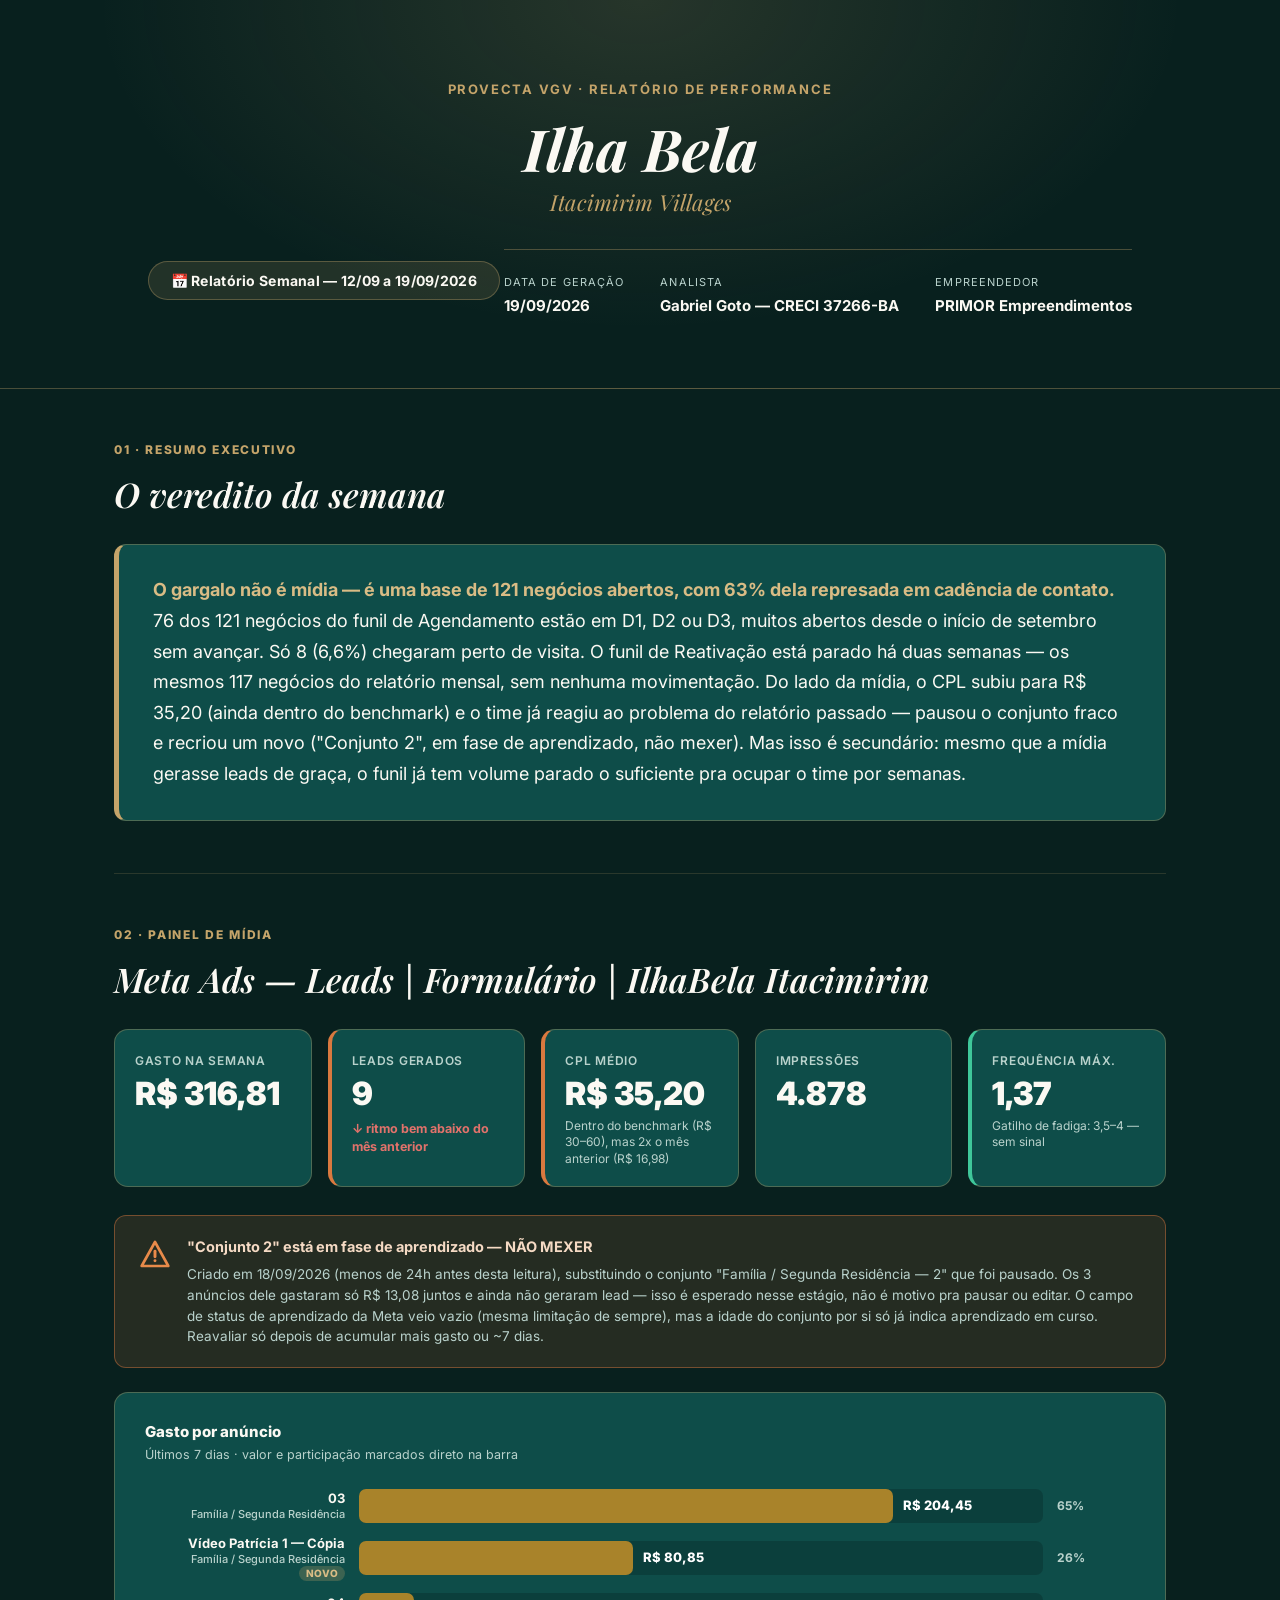
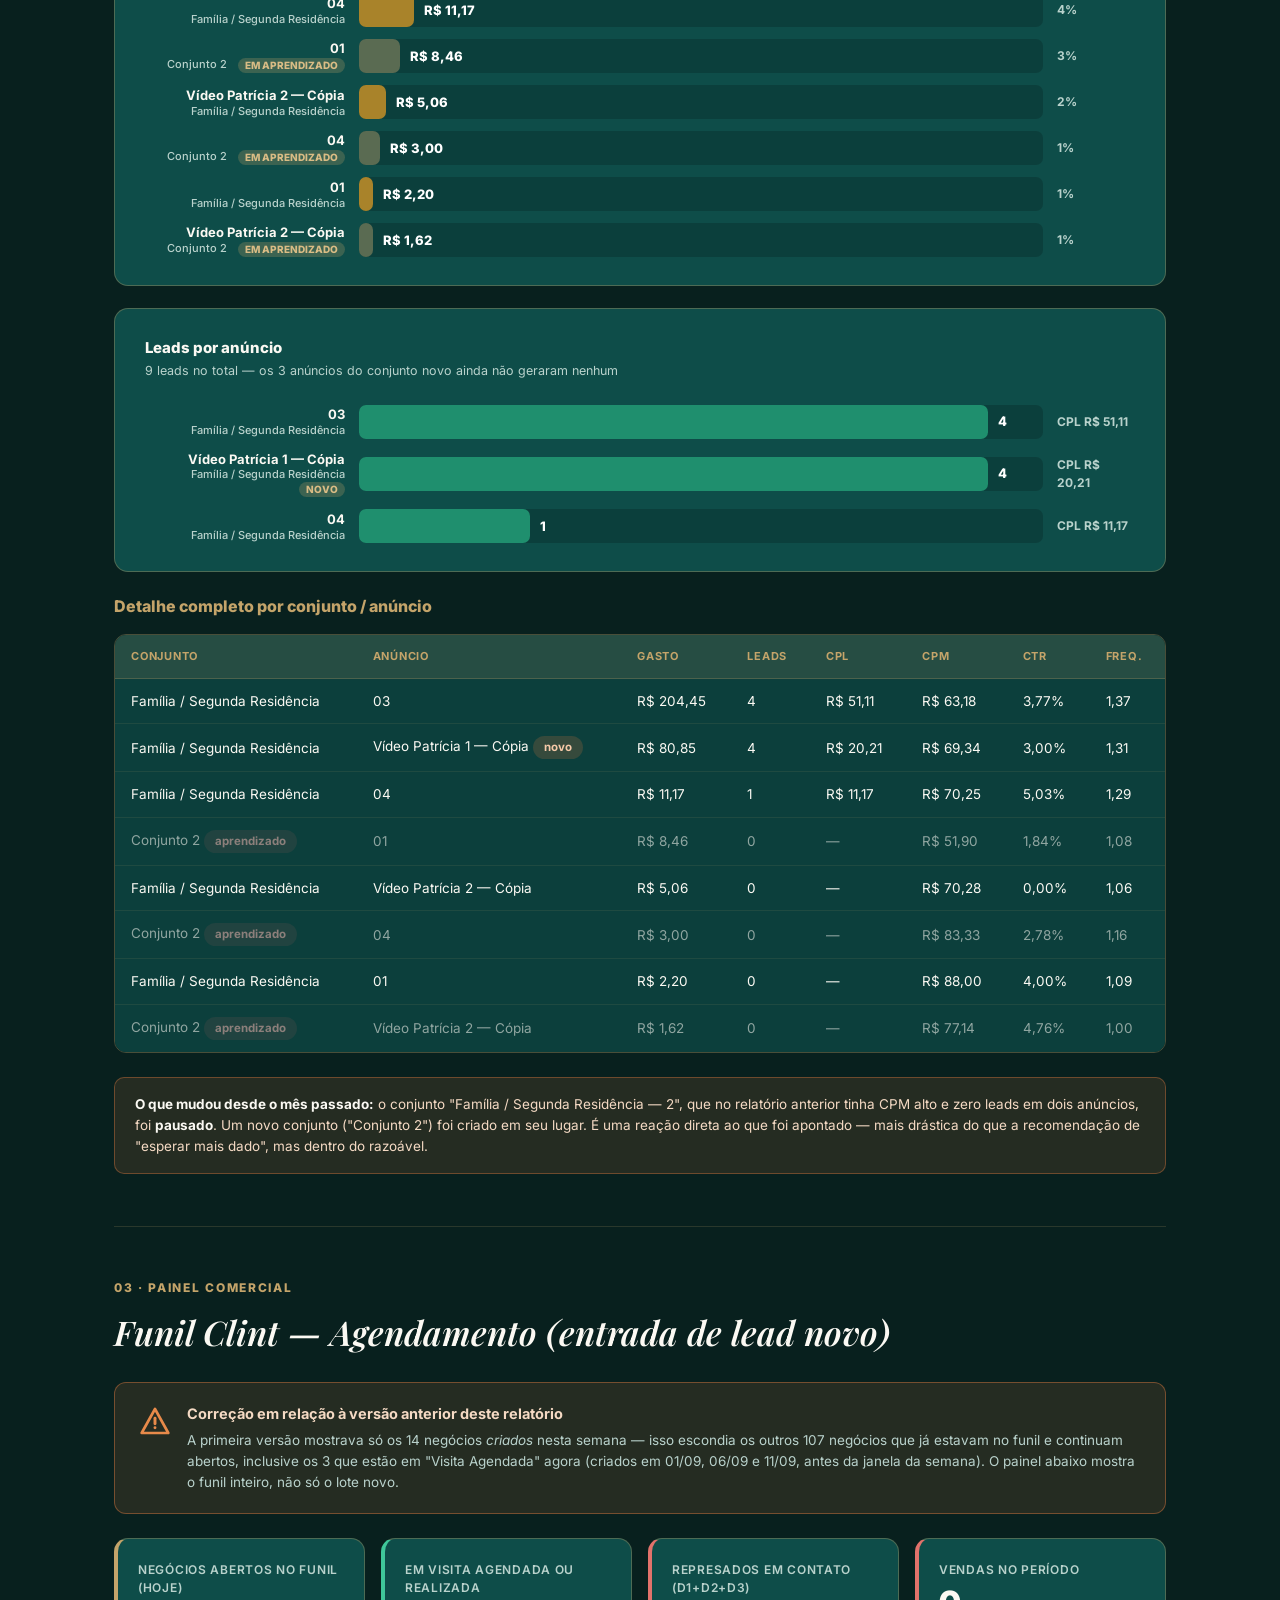
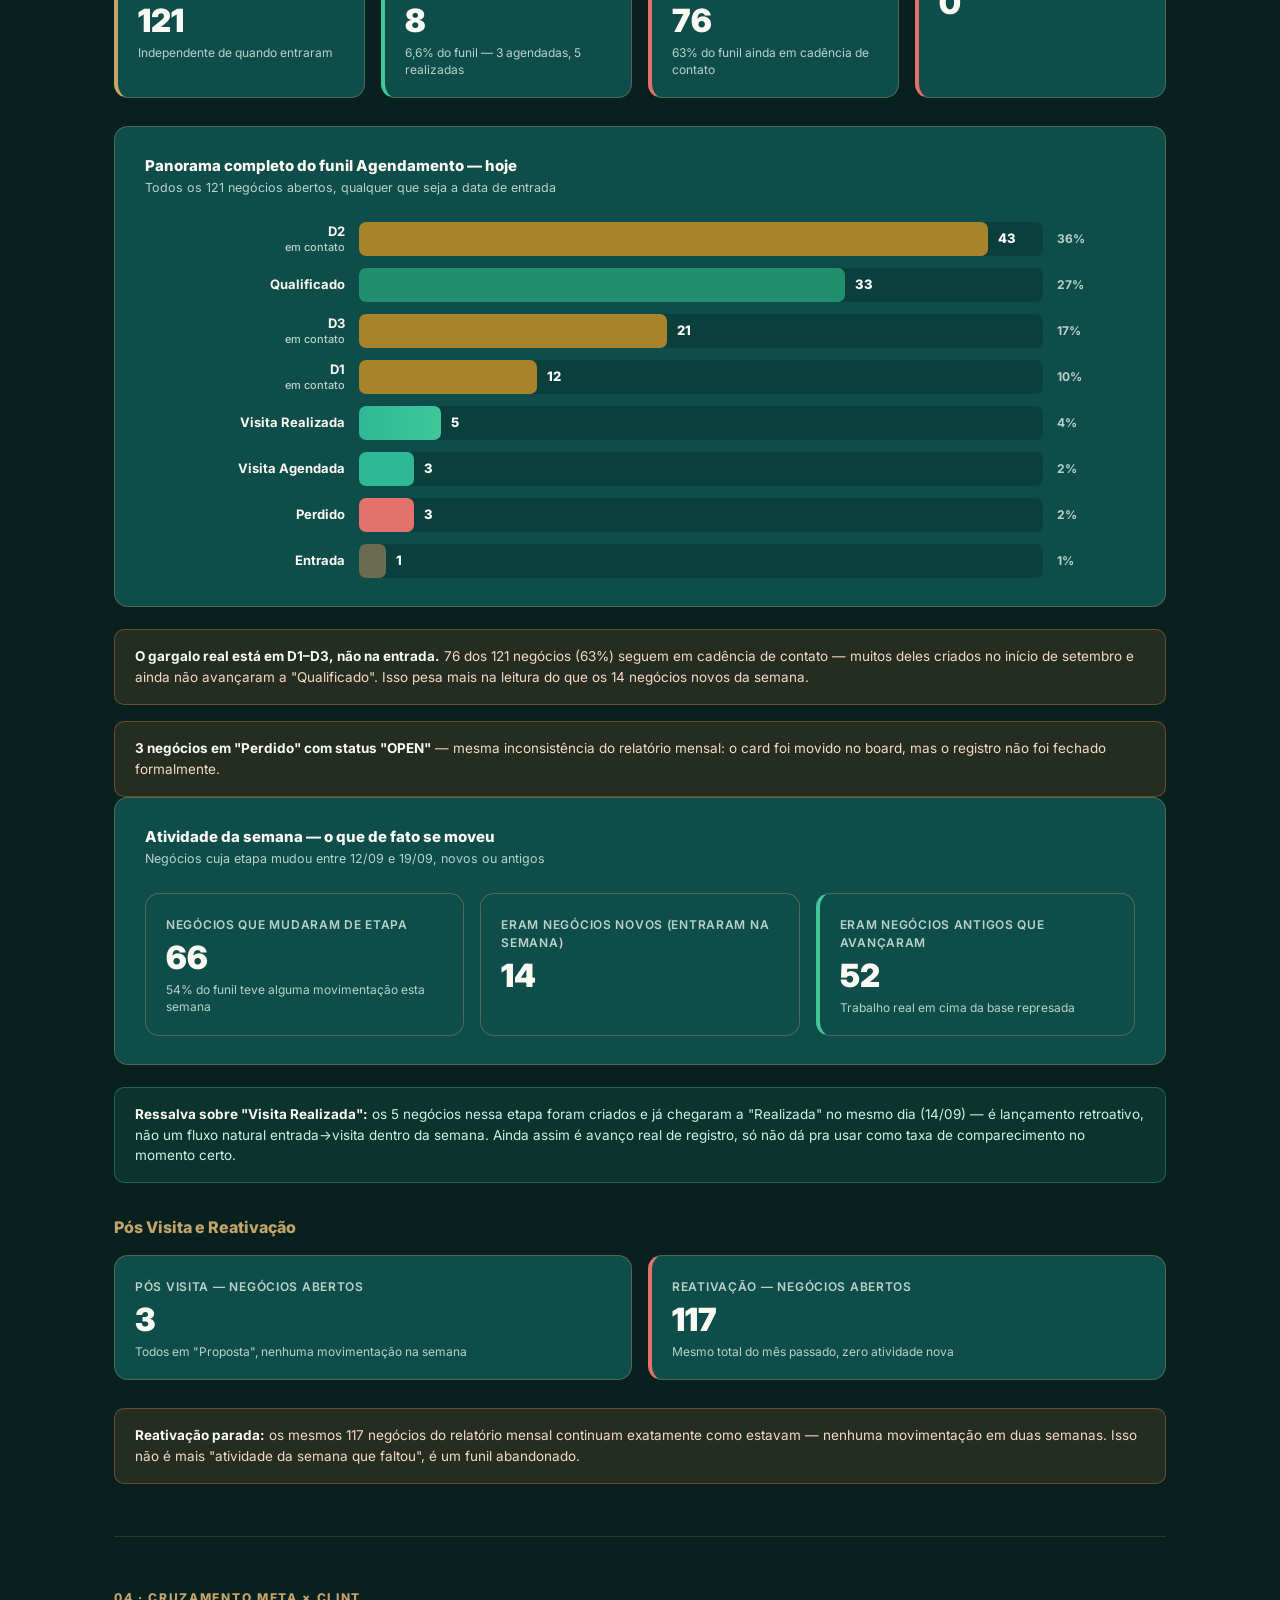
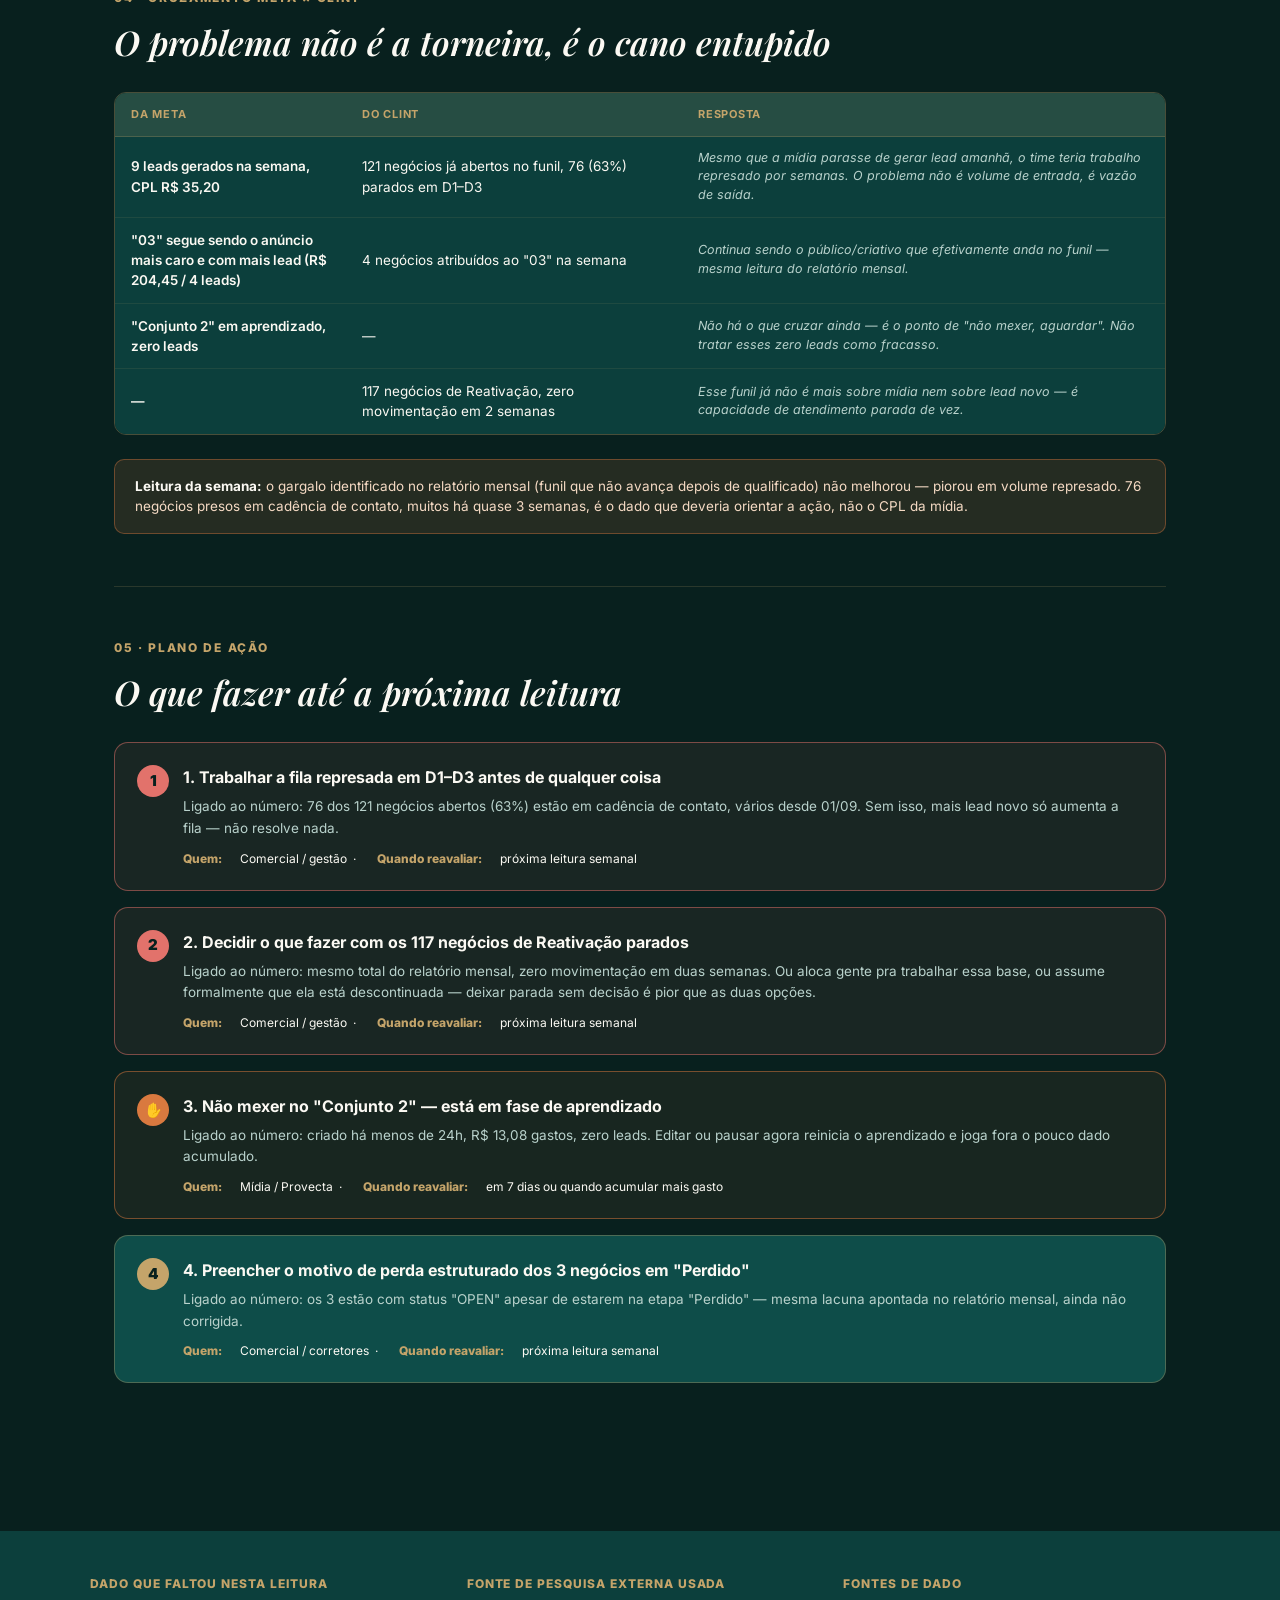
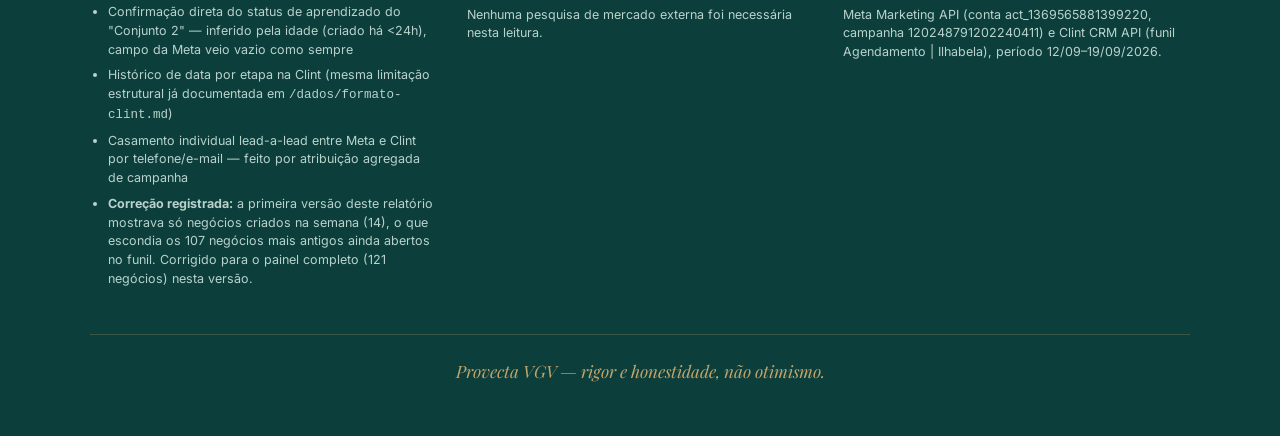
<file: relatorio-ilhabela-semanal-2026-09-19.html>
<!DOCTYPE html>
<html lang="pt-BR">
<head>
<meta charset="UTF-8">
<meta name="viewport" content="width=device-width, initial-scale=1.0">
<title>Ilha Bela Itacimirim Villages — Relatório Semanal</title>
<link rel="preconnect" href="https://fonts.googleapis.com">
<link rel="preconnect" href="https://fonts.gstatic.com" crossorigin>
<link href="https://fonts.googleapis.com/css2?family=Playfair+Display:ital,wght@1,500;1,700&family=Inter:wght@400;500;600;700;800;900&display=swap" rel="stylesheet">
<style>
  :root{
    --bg-deep:#08201E;
    --bg-panel:#0E4D49;
    --bg-panel-2:#0c3f3c;
    --accent:#C4A46A;
    --accent-strong:#D9BC85;
    --teal:#2FB894;
    --rust:#D9793F;
    --critical:#E2726B;
    --good:#3FC79A;
    --text-on-dark:#FBF9F3;
    --text-on-dark-muted:#B9D2CC;
    --border-soft:rgba(196,164,106,0.35);
    --font-display:'Playfair Display', Georgia, serif;
    --font-body:'Inter', -apple-system, sans-serif;
  }
  *{box-sizing:border-box;}
  body{margin:0;background:var(--bg-deep);color:var(--text-on-dark);font-family:var(--font-body);line-height:1.5;}
  .page{max-width:1100px;margin:0 auto;padding:0 24px 80px;}
  svg{display:block;}

  .cover{padding:80px 24px 60px;text-align:center;background:radial-gradient(ellipse at top, rgba(196,164,106,0.16), transparent 60%),var(--bg-deep);border-bottom:1px solid var(--border-soft);}
  .cover-eyebrow{font-size:13px;letter-spacing:.14em;text-transform:uppercase;color:var(--accent);font-weight:700;margin-bottom:18px;}
  .cover h1{font-family:var(--font-display);font-style:italic;font-weight:700;font-size:58px;line-height:1.05;margin:0 0 8px;}
  .cover .sub{font-family:var(--font-display);font-style:italic;font-size:22px;color:var(--accent);margin:0 0 30px;}
  .period-badge{display:inline-block;background:rgba(196,164,106,0.14);border:1px solid var(--border-soft);border-radius:30px;padding:8px 22px;font-size:14px;font-weight:700;letter-spacing:.02em;margin-bottom:28px;}
  .cover-meta{display:inline-flex;gap:36px;flex-wrap:wrap;justify-content:center;padding-top:24px;border-top:1px solid var(--border-soft);}
  .cover-meta div{text-align:left;}
  .cover-meta .label{font-size:11px;text-transform:uppercase;letter-spacing:.1em;color:var(--text-on-dark-muted);margin-bottom:4px;}
  .cover-meta .value{font-size:15px;font-weight:700;}

  section{padding:52px 0;border-bottom:1px solid rgba(196,164,106,0.18);}
  section:last-of-type{border-bottom:none;}
  .section-tag{font-size:12px;letter-spacing:.14em;text-transform:uppercase;color:var(--accent);font-weight:800;margin:0 0 10px;}
  h2{font-family:var(--font-display);font-style:italic;font-weight:600;font-size:34px;margin:0 0 24px;}
  h3{font-size:16px;font-weight:800;margin:0 0 16px;color:var(--accent);}

  .verdict-box{background:var(--bg-panel);border:1px solid var(--border-soft);border-left:5px solid var(--accent);border-radius:12px;padding:30px 34px;font-size:18px;line-height:1.7;}
  .verdict-box strong{color:var(--accent-strong);}

  .alert-box{border-radius:12px;padding:20px 24px;margin-bottom:24px;display:flex;gap:16px;align-items:flex-start;}
  .alert-box.crit{background:rgba(226,114,107,0.14);border:1px solid rgba(226,114,107,0.45);}
  .alert-box.warn{background:rgba(217,121,63,0.14);border:1px solid rgba(217,121,63,0.45);}
  .alert-box.ok{background:rgba(47,184,148,0.12);border:1px solid rgba(47,184,148,0.4);}
  .alert-box .icon{flex:0 0 auto;width:32px;height:32px;margin-top:2px;}
  .alert-box .body h4{margin:0 0 6px;font-size:14.5px;}
  .alert-box.crit .body h4{color:#F5C9C4;}
  .alert-box.warn .body h4{color:#F5DAC4;}
  .alert-box.ok .body h4{color:#CFF2E5;}
  .alert-box .body p{margin:0;font-size:13.5px;line-height:1.55;color:var(--text-on-dark-muted);}

  .stat-grid{display:grid;grid-template-columns:repeat(auto-fit,minmax(180px,1fr));gap:16px;margin-bottom:28px;}
  .stat-tile{background:var(--bg-panel);border:1px solid var(--border-soft);border-radius:14px;padding:22px 20px 18px;position:relative;}
  .stat-tile .stat-label{font-size:12px;color:var(--text-on-dark-muted);text-transform:uppercase;letter-spacing:.06em;margin-bottom:8px;font-weight:600;}
  .stat-tile .stat-value{font-size:32px;font-weight:900;color:var(--text-on-dark);line-height:1;}
  .stat-tile .stat-trend{margin-top:10px;font-size:12.5px;font-weight:700;display:flex;align-items:center;gap:5px;}
  .stat-tile .stat-note{font-size:12px;color:var(--text-on-dark-muted);margin-top:8px;line-height:1.4;}
  .stat-tile.good{border-left:4px solid var(--good);}
  .stat-tile.flag{border-left:4px solid var(--critical);}
  .stat-tile.warn{border-left:4px solid var(--rust);}
  .stat-tile.neutral{border-left:4px solid var(--accent);}
  .trend-up{color:var(--good);}
  .trend-down{color:var(--critical);}

  /* ---------- BAR ROWS (funil / ranking) ---------- */
  .bars-card{background:var(--bg-panel);border:1px solid var(--border-soft);border-radius:14px;padding:28px 30px;margin-bottom:22px;}
  .bars-title{font-size:15px;font-weight:800;color:var(--text-on-dark);margin-bottom:2px;}
  .bars-sub{font-size:12.5px;color:var(--text-on-dark-muted);margin-bottom:24px;}
  .bar-row{display:flex;align-items:center;gap:14px;margin-bottom:12px;}
  .bar-row:last-child{margin-bottom:0;}
  .bar-label{flex:0 0 200px;font-size:13px;font-weight:700;color:var(--text-on-dark);text-align:right;line-height:1.3;}
  .bar-label small{display:block;font-weight:500;color:var(--text-on-dark-muted);font-size:11px;}
  .bar-track{flex:1;background:rgba(0,0,0,0.18);border-radius:7px;height:34px;display:flex;align-items:center;overflow:visible;min-width:0;}
  .bar-fill{height:100%;border-radius:7px;flex:0 0 auto;min-width:6px;}
  .bar-value{margin-left:10px;font-size:13px;font-weight:800;color:#fff;white-space:nowrap;}
  .bar-side{flex:0 0 78px;font-size:12px;color:var(--text-on-dark-muted);font-weight:700;text-align:left;}
  .bar-badge{display:inline-block;margin-left:8px;padding:1px 7px;border-radius:10px;font-size:10px;font-weight:800;background:rgba(196,164,106,0.25);color:var(--accent-strong);vertical-align:middle;}

  .table-wrap{overflow-x:auto;border-radius:12px;border:1px solid var(--border-soft);margin-bottom:24px;}
  table{width:100%;border-collapse:collapse;background:var(--bg-panel-2);font-size:13.5px;}
  thead th{text-align:left;padding:13px 16px;background:rgba(196,164,106,0.14);color:var(--accent);font-size:11px;text-transform:uppercase;letter-spacing:.07em;border-bottom:1px solid var(--border-soft);white-space:nowrap;}
  tbody td{padding:12px 16px;border-bottom:1px solid rgba(196,164,106,0.1);color:var(--text-on-dark);white-space:nowrap;}
  tbody tr:last-child td{border-bottom:none;}
  tbody tr:hover{background:rgba(196,164,106,0.06);}
  tbody tr.dim td{opacity:.55;}
  .pill{display:inline-flex;align-items:center;gap:5px;padding:3px 11px;border-radius:20px;font-size:11.5px;font-weight:700;}
  .pill-good{background:rgba(63,199,154,0.2);color:#8FEACB;}
  .pill-warn{background:rgba(226,114,107,0.18);color:#F5B4AF;}
  .pill-info{background:rgba(217,121,63,0.2);color:#F5C9A8;}
  .pill-muted{background:rgba(185,210,204,0.12);color:var(--text-on-dark-muted);}

  .callout{background:rgba(217,121,63,0.14);border:1px solid rgba(217,121,63,0.4);border-radius:10px;padding:16px 20px;font-size:13.5px;color:#F5DAC4;margin:16px 0 0;line-height:1.55;}
  .callout.info{background:rgba(47,184,148,0.12);border-color:rgba(47,184,148,0.4);color:#CFF2E5;}
  .callout strong{color:var(--text-on-dark);}

  .cross-table td:nth-child(1){width:22%;font-weight:600;white-space:normal;}
  .cross-table td:nth-child(2){width:32%;white-space:normal;}
  .cross-table td.q{font-style:italic;color:var(--text-on-dark-muted);font-size:12.5px;line-height:1.5;white-space:normal;}

  .action-list{list-style:none;padding:0;margin:0;counter-reset:action;}
  .action-item{counter-increment:action;background:var(--bg-panel);border:1px solid var(--border-soft);border-radius:14px;padding:22px 24px 22px 68px;margin-bottom:16px;position:relative;}
  .action-item.urgent{border-color:rgba(226,114,107,0.5);background:rgba(226,114,107,0.08);}
  .action-item.hold{border-color:rgba(217,121,63,0.5);background:rgba(217,121,63,0.08);}
  .action-item::before{content:counter(action);position:absolute;left:22px;top:22px;width:32px;height:32px;border-radius:50%;background:var(--accent);color:var(--bg-deep);font-weight:900;font-size:15px;display:flex;align-items:center;justify-content:center;}
  .action-item.urgent::before{background:var(--critical);}
  .action-item.hold::before{background:var(--rust);content:"✋";font-size:14px;}
  .action-item h4{margin:0 0 7px;font-size:16px;}
  .action-item p{margin:0 0 10px;font-size:13.5px;color:var(--text-on-dark-muted);line-height:1.6;}
  .action-meta{display:flex;gap:18px;flex-wrap:wrap;font-size:12px;}
  .action-meta span{color:var(--accent);font-weight:800;}

  footer{padding:44px 24px 54px;background:var(--bg-panel-2);font-size:12.5px;color:var(--text-on-dark-muted);}
  footer h4{color:var(--accent);font-size:12px;text-transform:uppercase;letter-spacing:.08em;margin:0 0 10px;font-weight:800;}
  footer .foot-grid{max-width:1100px;margin:0 auto;display:grid;grid-template-columns:repeat(auto-fit,minmax(230px,1fr));gap:30px;}
  footer .signature{max-width:1100px;margin:38px auto 0;padding-top:24px;border-top:1px solid rgba(196,164,106,0.25);font-family:var(--font-display);font-style:italic;font-size:17px;color:var(--accent);text-align:center;}
  footer ul{margin:0;padding-left:18px;}
  footer li{margin-bottom:7px;line-height:1.5;}

  @media (max-width:640px){
    .bar-label{flex-basis:110px;font-size:11.5px;}
    .cover h1{font-size:42px;}
  }
  @media print{body{background:#fff;}section{break-inside:avoid;}}
</style>
</head>
<body>

<div class="cover">
  <div class="cover-eyebrow">Provecta VGV · Relatório de Performance</div>
  <h1>Ilha Bela</h1>
  <div class="sub">Itacimirim Villages</div>
  <div class="period-badge">📅 Relatório Semanal — 12/09 a 19/09/2026</div>
  <div class="cover-meta">
    <div><div class="label">Data de geração</div><div class="value">19/09/2026</div></div>
    <div><div class="label">Analista</div><div class="value">Gabriel Goto — CRECI 37266-BA</div></div>
    <div><div class="label">Empreendedor</div><div class="value">PRIMOR Empreendimentos</div></div>
  </div>
</div>

<div class="page">

  <section>
    <p class="section-tag">01 · Resumo executivo</p>
    <h2>O veredito da semana</h2>

    <div class="verdict-box">
      <strong>O gargalo não é mídia — é uma base de 121 negócios abertos, com 63% dela represada em cadência de contato.</strong> 76 dos 121 negócios do funil de Agendamento estão em D1, D2 ou D3, muitos abertos desde o início de setembro sem avançar. Só 8 (6,6%) chegaram perto de visita. O funil de Reativação está parado há duas semanas — os mesmos 117 negócios do relatório mensal, sem nenhuma movimentação. Do lado da mídia, o CPL subiu para R$ 35,20 (ainda dentro do benchmark) e o time já reagiu ao problema do relatório passado — pausou o conjunto fraco e recriou um novo ("Conjunto 2", em fase de aprendizado, não mexer). Mas isso é secundário: mesmo que a mídia gerasse leads de graça, o funil já tem volume parado o suficiente pra ocupar o time por semanas.
    </div>
  </section>

  <!-- ============ PAINEL DE MÍDIA ============ -->
  <section>
    <p class="section-tag">02 · Painel de mídia</p>
    <h2>Meta Ads — Leads | Formulário | IlhaBela Itacimirim</h2>

    <div class="stat-grid">
      <div class="stat-tile"><div class="stat-label">Gasto na semana</div><div class="stat-value">R$ 316,81</div></div>
      <div class="stat-tile warn"><div class="stat-label">Leads gerados</div><div class="stat-value">9</div><div class="stat-trend trend-down">↓ ritmo bem abaixo do mês anterior</div></div>
      <div class="stat-tile warn"><div class="stat-label">CPL médio</div><div class="stat-value">R$ 35,20</div><div class="stat-note">Dentro do benchmark (R$ 30–60), mas 2x o mês anterior (R$ 16,98)</div></div>
      <div class="stat-tile"><div class="stat-label">Impressões</div><div class="stat-value">4.878</div></div>
      <div class="stat-tile good"><div class="stat-label">Frequência máx.</div><div class="stat-value">1,37</div><div class="stat-note">Gatilho de fadiga: 3,5–4 — sem sinal</div></div>
    </div>

    <div class="alert-box warn">
      <svg class="icon" viewBox="0 0 24 24" fill="none"><path d="M12 3l10 18H2L12 3z" stroke="#E88A4A" stroke-width="2" stroke-linejoin="round"/><path d="M12 10v4" stroke="#E88A4A" stroke-width="2.2" stroke-linecap="round"/><circle cx="12" cy="17" r="1.1" fill="#E88A4A"/></svg>
      <div class="body">
        <h4>"Conjunto 2" está em fase de aprendizado — NÃO MEXER</h4>
        <p>Criado em 18/09/2026 (menos de 24h antes desta leitura), substituindo o conjunto "Família / Segunda Residência — 2" que foi pausado. Os 3 anúncios dele gastaram só R$ 13,08 juntos e ainda não geraram lead — isso é esperado nesse estágio, não é motivo pra pausar ou editar. O campo de status de aprendizado da Meta veio vazio (mesma limitação de sempre), mas a idade do conjunto por si só já indica aprendizado em curso. Reavaliar só depois de acumular mais gasto ou ~7 dias.</p>
      </div>
    </div>

    <div class="bars-card">
      <div class="bars-title">Gasto por anúncio</div>
      <div class="bars-sub">Últimos 7 dias · valor e participação marcados direto na barra</div>

      <div class="bar-row">
        <div class="bar-label">03<small>Família / Segunda Residência</small></div>
        <div class="bar-track"><div class="bar-fill" style="width:78%;background:#A9832A;"></div><span class="bar-value">R$ 204,45</span></div>
        <div class="bar-side">65%</div>
      </div>
      <div class="bar-row">
        <div class="bar-label">Vídeo Patrícia 1 — Cópia<small>Família / Segunda Residência <span class="bar-badge">NOVO</span></small></div>
        <div class="bar-track"><div class="bar-fill" style="width:40%;background:#A9832A;"></div><span class="bar-value">R$ 80,85</span></div>
        <div class="bar-side">26%</div>
      </div>
      <div class="bar-row">
        <div class="bar-label">04<small>Família / Segunda Residência</small></div>
        <div class="bar-track"><div class="bar-fill" style="width:8%;background:#A9832A;"></div><span class="bar-value">R$ 11,17</span></div>
        <div class="bar-side">4%</div>
      </div>
      <div class="bar-row">
        <div class="bar-label">01<small>Conjunto 2 <span class="bar-badge">EM APRENDIZADO</span></small></div>
        <div class="bar-track"><div class="bar-fill" style="width:6%;background:#5a6b52;"></div><span class="bar-value">R$ 8,46</span></div>
        <div class="bar-side">3%</div>
      </div>
      <div class="bar-row">
        <div class="bar-label">Vídeo Patrícia 2 — Cópia<small>Família / Segunda Residência</small></div>
        <div class="bar-track"><div class="bar-fill" style="width:4%;background:#A9832A;"></div><span class="bar-value">R$ 5,06</span></div>
        <div class="bar-side">2%</div>
      </div>
      <div class="bar-row">
        <div class="bar-label">04<small>Conjunto 2 <span class="bar-badge">EM APRENDIZADO</span></small></div>
        <div class="bar-track"><div class="bar-fill" style="width:3%;background:#5a6b52;"></div><span class="bar-value">R$ 3,00</span></div>
        <div class="bar-side">1%</div>
      </div>
      <div class="bar-row">
        <div class="bar-label">01<small>Família / Segunda Residência</small></div>
        <div class="bar-track"><div class="bar-fill" style="width:2%;background:#A9832A;"></div><span class="bar-value">R$ 2,20</span></div>
        <div class="bar-side">1%</div>
      </div>
      <div class="bar-row">
        <div class="bar-label">Vídeo Patrícia 2 — Cópia<small>Conjunto 2 <span class="bar-badge">EM APRENDIZADO</span></small></div>
        <div class="bar-track"><div class="bar-fill" style="width:2%;background:#5a6b52;"></div><span class="bar-value">R$ 1,62</span></div>
        <div class="bar-side">1%</div>
      </div>
    </div>

    <div class="bars-card">
      <div class="bars-title">Leads por anúncio</div>
      <div class="bars-sub">9 leads no total — os 3 anúncios do conjunto novo ainda não geraram nenhum</div>
      <div class="bar-row">
        <div class="bar-label">03<small>Família / Segunda Residência</small></div>
        <div class="bar-track"><div class="bar-fill" style="width:92%;background:#1F8F6E;"></div><span class="bar-value">4</span></div>
        <div class="bar-side">CPL R$ 51,11</div>
      </div>
      <div class="bar-row">
        <div class="bar-label">Vídeo Patrícia 1 — Cópia<small>Família / Segunda Residência <span class="bar-badge">NOVO</span></small></div>
        <div class="bar-track"><div class="bar-fill" style="width:92%;background:#1F8F6E;"></div><span class="bar-value">4</span></div>
        <div class="bar-side">CPL R$ 20,21</div>
      </div>
      <div class="bar-row">
        <div class="bar-label">04<small>Família / Segunda Residência</small></div>
        <div class="bar-track"><div class="bar-fill" style="width:25%;background:#1F8F6E;"></div><span class="bar-value">1</span></div>
        <div class="bar-side">CPL R$ 11,17</div>
      </div>
    </div>

    <h3>Detalhe completo por conjunto / anúncio</h3>
    <div class="table-wrap">
      <table>
        <thead><tr><th>Conjunto</th><th>Anúncio</th><th>Gasto</th><th>Leads</th><th>CPL</th><th>CPM</th><th>CTR</th><th>Freq.</th></tr></thead>
        <tbody>
          <tr><td>Família / Segunda Residência</td><td>03</td><td>R$ 204,45</td><td>4</td><td>R$ 51,11</td><td>R$ 63,18</td><td>3,77%</td><td>1,37</td></tr>
          <tr><td>Família / Segunda Residência</td><td>Vídeo Patrícia 1 — Cópia <span class="pill pill-info">novo</span></td><td>R$ 80,85</td><td>4</td><td>R$ 20,21</td><td>R$ 69,34</td><td>3,00%</td><td>1,31</td></tr>
          <tr><td>Família / Segunda Residência</td><td>04</td><td>R$ 11,17</td><td>1</td><td>R$ 11,17</td><td>R$ 70,25</td><td>5,03%</td><td>1,29</td></tr>
          <tr class="dim"><td>Conjunto 2 <span class="pill pill-warn">aprendizado</span></td><td>01</td><td>R$ 8,46</td><td>0</td><td>—</td><td>R$ 51,90</td><td>1,84%</td><td>1,08</td></tr>
          <tr><td>Família / Segunda Residência</td><td>Vídeo Patrícia 2 — Cópia</td><td>R$ 5,06</td><td>0</td><td>—</td><td>R$ 70,28</td><td>0,00%</td><td>1,06</td></tr>
          <tr class="dim"><td>Conjunto 2 <span class="pill pill-warn">aprendizado</span></td><td>04</td><td>R$ 3,00</td><td>0</td><td>—</td><td>R$ 83,33</td><td>2,78%</td><td>1,16</td></tr>
          <tr><td>Família / Segunda Residência</td><td>01</td><td>R$ 2,20</td><td>0</td><td>—</td><td>R$ 88,00</td><td>4,00%</td><td>1,09</td></tr>
          <tr class="dim"><td>Conjunto 2 <span class="pill pill-warn">aprendizado</span></td><td>Vídeo Patrícia 2 — Cópia</td><td>R$ 1,62</td><td>0</td><td>—</td><td>R$ 77,14</td><td>4,76%</td><td>1,00</td></tr>
        </tbody>
      </table>
    </div>
    <div class="callout">
      <strong>O que mudou desde o mês passado:</strong> o conjunto "Família / Segunda Residência — 2", que no relatório anterior tinha CPM alto e zero leads em dois anúncios, foi <strong>pausado</strong>. Um novo conjunto ("Conjunto 2") foi criado em seu lugar. É uma reação direta ao que foi apontado — mais drástica do que a recomendação de "esperar mais dado", mas dentro do razoável.
    </div>
  </section>

  <!-- ============ PAINEL COMERCIAL ============ -->
  <section>
    <p class="section-tag">03 · Painel comercial</p>
    <h2>Funil Clint — Agendamento (entrada de lead novo)</h2>

    <div class="alert-box warn">
      <svg class="icon" viewBox="0 0 24 24" fill="none"><path d="M12 3l10 18H2L12 3z" stroke="#E88A4A" stroke-width="2" stroke-linejoin="round"/><path d="M12 10v4" stroke="#E88A4A" stroke-width="2.2" stroke-linecap="round"/><circle cx="12" cy="17" r="1.1" fill="#E88A4A"/></svg>
      <div class="body">
        <h4>Correção em relação à versão anterior deste relatório</h4>
        <p>A primeira versão mostrava só os 14 negócios <em>criados</em> nesta semana — isso escondia os outros 107 negócios que já estavam no funil e continuam abertos, inclusive os 3 que estão em "Visita Agendada" agora (criados em 01/09, 06/09 e 11/09, antes da janela da semana). O painel abaixo mostra o funil inteiro, não só o lote novo.</p>
      </div>
    </div>

    <div class="stat-grid">
      <div class="stat-tile neutral">
        <div class="stat-label">Negócios abertos no funil (hoje)</div>
        <div class="stat-value">121</div>
        <div class="stat-note">Independente de quando entraram</div>
      </div>
      <div class="stat-tile good">
        <div class="stat-label">Em Visita Agendada ou Realizada</div>
        <div class="stat-value">8</div>
        <div class="stat-note">6,6% do funil — 3 agendadas, 5 realizadas</div>
      </div>
      <div class="stat-tile flag">
        <div class="stat-label">Represados em contato (D1+D2+D3)</div>
        <div class="stat-value">76</div>
        <div class="stat-note">63% do funil ainda em cadência de contato</div>
      </div>
      <div class="stat-tile flag"><div class="stat-label">Vendas no período</div><div class="stat-value">0</div></div>
    </div>

    <div class="bars-card">
      <div class="bars-title">Panorama completo do funil Agendamento — hoje</div>
      <div class="bars-sub">Todos os 121 negócios abertos, qualquer que seja a data de entrada</div>

      <div class="bar-row">
        <div class="bar-label">D2 <small>em contato</small></div>
        <div class="bar-track"><div class="bar-fill" style="width:92%;background:#A9832A;"></div><span class="bar-value">43</span></div>
        <div class="bar-side">36%</div>
      </div>
      <div class="bar-row">
        <div class="bar-label">Qualificado</div>
        <div class="bar-track"><div class="bar-fill" style="width:71%;background:#1F8F6E;"></div><span class="bar-value">33</span></div>
        <div class="bar-side">27%</div>
      </div>
      <div class="bar-row">
        <div class="bar-label">D3 <small>em contato</small></div>
        <div class="bar-track"><div class="bar-fill" style="width:45%;background:#A9832A;"></div><span class="bar-value">21</span></div>
        <div class="bar-side">17%</div>
      </div>
      <div class="bar-row">
        <div class="bar-label">D1 <small>em contato</small></div>
        <div class="bar-track"><div class="bar-fill" style="width:26%;background:#A9832A;"></div><span class="bar-value">12</span></div>
        <div class="bar-side">10%</div>
      </div>
      <div class="bar-row">
        <div class="bar-label">Visita Realizada</div>
        <div class="bar-track"><div class="bar-fill" style="width:12%;background:linear-gradient(90deg,#2FB894,#3FC79A);"></div><span class="bar-value">5</span></div>
        <div class="bar-side">4%</div>
      </div>
      <div class="bar-row">
        <div class="bar-label">Visita Agendada</div>
        <div class="bar-track"><div class="bar-fill" style="width:8%;background:#2FB894;"></div><span class="bar-value">3</span></div>
        <div class="bar-side">2%</div>
      </div>
      <div class="bar-row">
        <div class="bar-label">Perdido</div>
        <div class="bar-track"><div class="bar-fill" style="width:8%;background:#E2726B;"></div><span class="bar-value">3</span></div>
        <div class="bar-side">2%</div>
      </div>
      <div class="bar-row">
        <div class="bar-label">Entrada</div>
        <div class="bar-track"><div class="bar-fill" style="width:4%;background:#6b6b52;"></div><span class="bar-value">1</span></div>
        <div class="bar-side">1%</div>
      </div>
    </div>
    <div class="callout">
      <strong>O gargalo real está em D1–D3, não na entrada.</strong> 76 dos 121 negócios (63%) seguem em cadência de contato — muitos deles criados no início de setembro e ainda não avançaram a "Qualificado". Isso pesa mais na leitura do que os 14 negócios novos da semana.
    </div>
    <div class="callout">
      <strong>3 negócios em "Perdido" com status "OPEN"</strong> — mesma inconsistência do relatório mensal: o card foi movido no board, mas o registro não foi fechado formalmente.
    </div>

    <div class="bars-card">
      <div class="bars-title">Atividade da semana — o que de fato se moveu</div>
      <div class="bars-sub">Negócios cuja etapa mudou entre 12/09 e 19/09, novos ou antigos</div>
      <div class="stat-grid" style="margin-bottom:0;">
        <div class="stat-tile">
          <div class="stat-label">Negócios que mudaram de etapa</div>
          <div class="stat-value">66</div>
          <div class="stat-note">54% do funil teve alguma movimentação esta semana</div>
        </div>
        <div class="stat-tile">
          <div class="stat-label">Eram negócios novos (entraram na semana)</div>
          <div class="stat-value">14</div>
        </div>
        <div class="stat-tile good">
          <div class="stat-label">Eram negócios antigos que avançaram</div>
          <div class="stat-value">52</div>
          <div class="stat-note">Trabalho real em cima da base represada</div>
        </div>
      </div>
    </div>
    <div class="callout info">
      <strong>Ressalva sobre "Visita Realizada":</strong> os 5 negócios nessa etapa foram criados e já chegaram a "Realizada" no mesmo dia (14/09) — é lançamento retroativo, não um fluxo natural entrada→visita dentro da semana. Ainda assim é avanço real de registro, só não dá pra usar como taxa de comparecimento no momento certo.
    </div>

    <h3 style="margin-top:32px;">Pós Visita e Reativação</h3>
    <div class="stat-grid">
      <div class="stat-tile"><div class="stat-label">Pós Visita — negócios abertos</div><div class="stat-value">3</div><div class="stat-note">Todos em "Proposta", nenhuma movimentação na semana</div></div>
      <div class="stat-tile flag"><div class="stat-label">Reativação — negócios abertos</div><div class="stat-value">117</div><div class="stat-note">Mesmo total do mês passado, zero atividade nova</div></div>
    </div>
    <div class="callout">
      <strong>Reativação parada:</strong> os mesmos 117 negócios do relatório mensal continuam exatamente como estavam — nenhuma movimentação em duas semanas. Isso não é mais "atividade da semana que faltou", é um funil abandonado.
    </div>
  </section>

  <!-- ============ CRUZAMENTO ============ -->
  <section>
    <p class="section-tag">04 · Cruzamento Meta × Clint</p>
    <h2>O problema não é a torneira, é o cano entupido</h2>
    <div class="table-wrap cross-table">
      <table>
        <thead><tr><th>Da Meta</th><th>Do Clint</th><th>Resposta</th></tr></thead>
        <tbody>
          <tr><td>9 leads gerados na semana, CPL R$ 35,20</td><td>121 negócios já abertos no funil, 76 (63%) parados em D1–D3</td><td class="q">Mesmo que a mídia parasse de gerar lead amanhã, o time teria trabalho represado por semanas. O problema não é volume de entrada, é vazão de saída.</td></tr>
          <tr><td>"03" segue sendo o anúncio mais caro e com mais lead (R$ 204,45 / 4 leads)</td><td>4 negócios atribuídos ao "03" na semana</td><td class="q">Continua sendo o público/criativo que efetivamente anda no funil — mesma leitura do relatório mensal.</td></tr>
          <tr><td>"Conjunto 2" em aprendizado, zero leads</td><td>—</td><td class="q">Não há o que cruzar ainda — é o ponto de "não mexer, aguardar". Não tratar esses zero leads como fracasso.</td></tr>
          <tr><td>—</td><td>117 negócios de Reativação, zero movimentação em 2 semanas</td><td class="q">Esse funil já não é mais sobre mídia nem sobre lead novo — é capacidade de atendimento parada de vez.</td></tr>
        </tbody>
      </table>
    </div>
    <div class="callout">
      <strong>Leitura da semana:</strong> o gargalo identificado no relatório mensal (funil que não avança depois de qualificado) não melhorou — piorou em volume represado. 76 negócios presos em cadência de contato, muitos há quase 3 semanas, é o dado que deveria orientar a ação, não o CPL da mídia.
    </div>
  </section>

  <!-- ============ PLANO DE AÇÃO ============ -->
  <section>
    <p class="section-tag">05 · Plano de ação</p>
    <h2>O que fazer até a próxima leitura</h2>
    <ol class="action-list">
      <li class="action-item urgent">
        <h4>1. Trabalhar a fila represada em D1–D3 antes de qualquer coisa</h4>
        <p>Ligado ao número: 76 dos 121 negócios abertos (63%) estão em cadência de contato, vários desde 01/09. Sem isso, mais lead novo só aumenta a fila — não resolve nada.</p>
        <div class="action-meta"><span>Quem:</span> Comercial / gestão &nbsp;·&nbsp; <span>Quando reavaliar:</span> próxima leitura semanal</div>
      </li>
      <li class="action-item urgent">
        <h4>2. Decidir o que fazer com os 117 negócios de Reativação parados</h4>
        <p>Ligado ao número: mesmo total do relatório mensal, zero movimentação em duas semanas. Ou aloca gente pra trabalhar essa base, ou assume formalmente que ela está descontinuada — deixar parada sem decisão é pior que as duas opções.</p>
        <div class="action-meta"><span>Quem:</span> Comercial / gestão &nbsp;·&nbsp; <span>Quando reavaliar:</span> próxima leitura semanal</div>
      </li>
      <li class="action-item hold">
        <h4>3. Não mexer no "Conjunto 2" — está em fase de aprendizado</h4>
        <p>Ligado ao número: criado há menos de 24h, R$ 13,08 gastos, zero leads. Editar ou pausar agora reinicia o aprendizado e joga fora o pouco dado acumulado.</p>
        <div class="action-meta"><span>Quem:</span> Mídia / Provecta &nbsp;·&nbsp; <span>Quando reavaliar:</span> em 7 dias ou quando acumular mais gasto</div>
      </li>
      <li class="action-item">
        <h4>4. Preencher o motivo de perda estruturado dos 3 negócios em "Perdido"</h4>
        <p>Ligado ao número: os 3 estão com status "OPEN" apesar de estarem na etapa "Perdido" — mesma lacuna apontada no relatório mensal, ainda não corrigida.</p>
        <div class="action-meta"><span>Quem:</span> Comercial / corretores &nbsp;·&nbsp; <span>Quando reavaliar:</span> próxima leitura semanal</div>
      </li>
    </ol>
  </section>

</div>

<footer>
  <div class="foot-grid">
    <div>
      <h4>Dado que faltou nesta leitura</h4>
      <ul>
        <li>Confirmação direta do status de aprendizado do "Conjunto 2" — inferido pela idade (criado há &lt;24h), campo da Meta veio vazio como sempre</li>
        <li>Histórico de data por etapa na Clint (mesma limitação estrutural já documentada em <code>/dados/formato-clint.md</code>)</li>
        <li>Casamento individual lead-a-lead entre Meta e Clint por telefone/e-mail — feito por atribuição agregada de campanha</li>
        <li><strong>Correção registrada:</strong> a primeira versão deste relatório mostrava só negócios criados na semana (14), o que escondia os 107 negócios mais antigos ainda abertos no funil. Corrigido para o painel completo (121 negócios) nesta versão.</li>
      </ul>
    </div>
    <div>
      <h4>Fonte de pesquisa externa usada</h4>
      <p>Nenhuma pesquisa de mercado externa foi necessária nesta leitura.</p>
    </div>
    <div>
      <h4>Fontes de dado</h4>
      <p>Meta Marketing API (conta act_1369565881399220, campanha 120248791202240411) e Clint CRM API (funil Agendamento | Ilhabela), período 12/09–19/09/2026.</p>
    </div>
  </div>
  <div class="signature">Provecta VGV — rigor e honestidade, não otimismo.</div>
</footer>

</body>
</html>
</file>
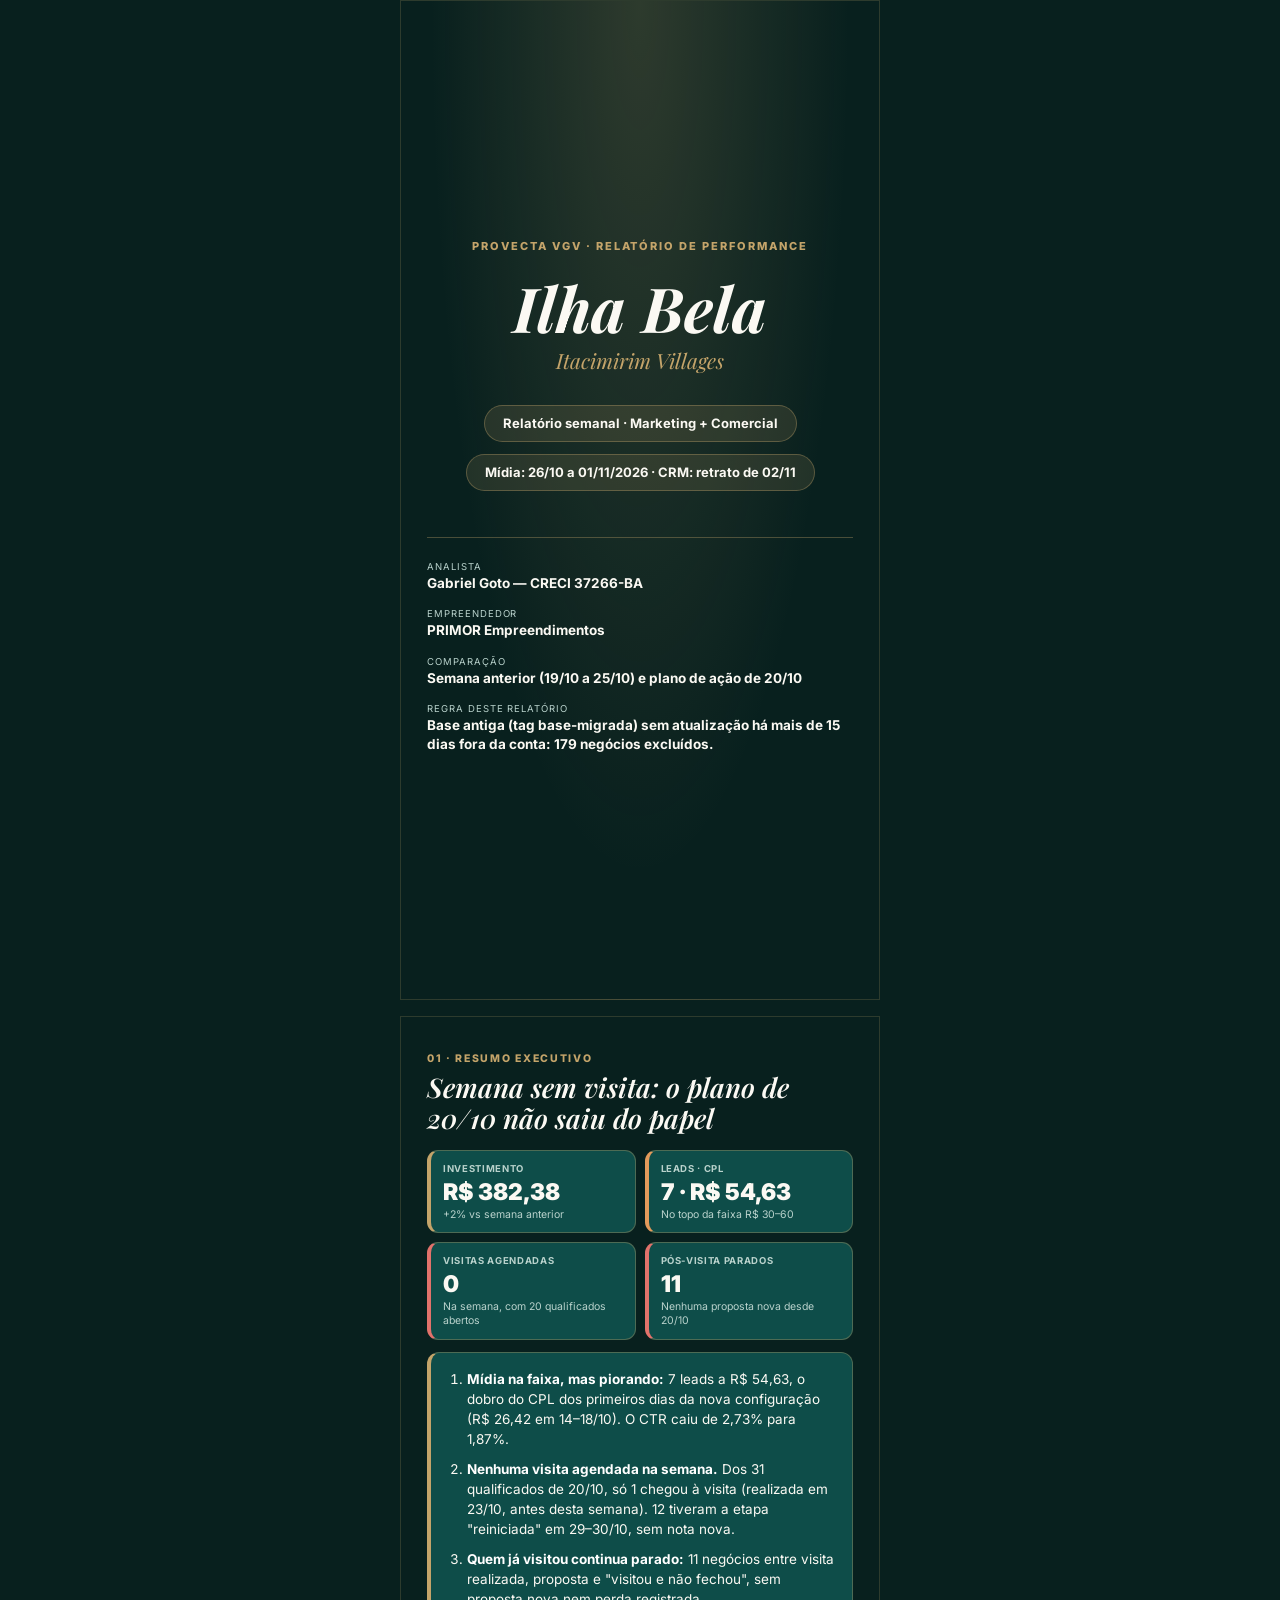
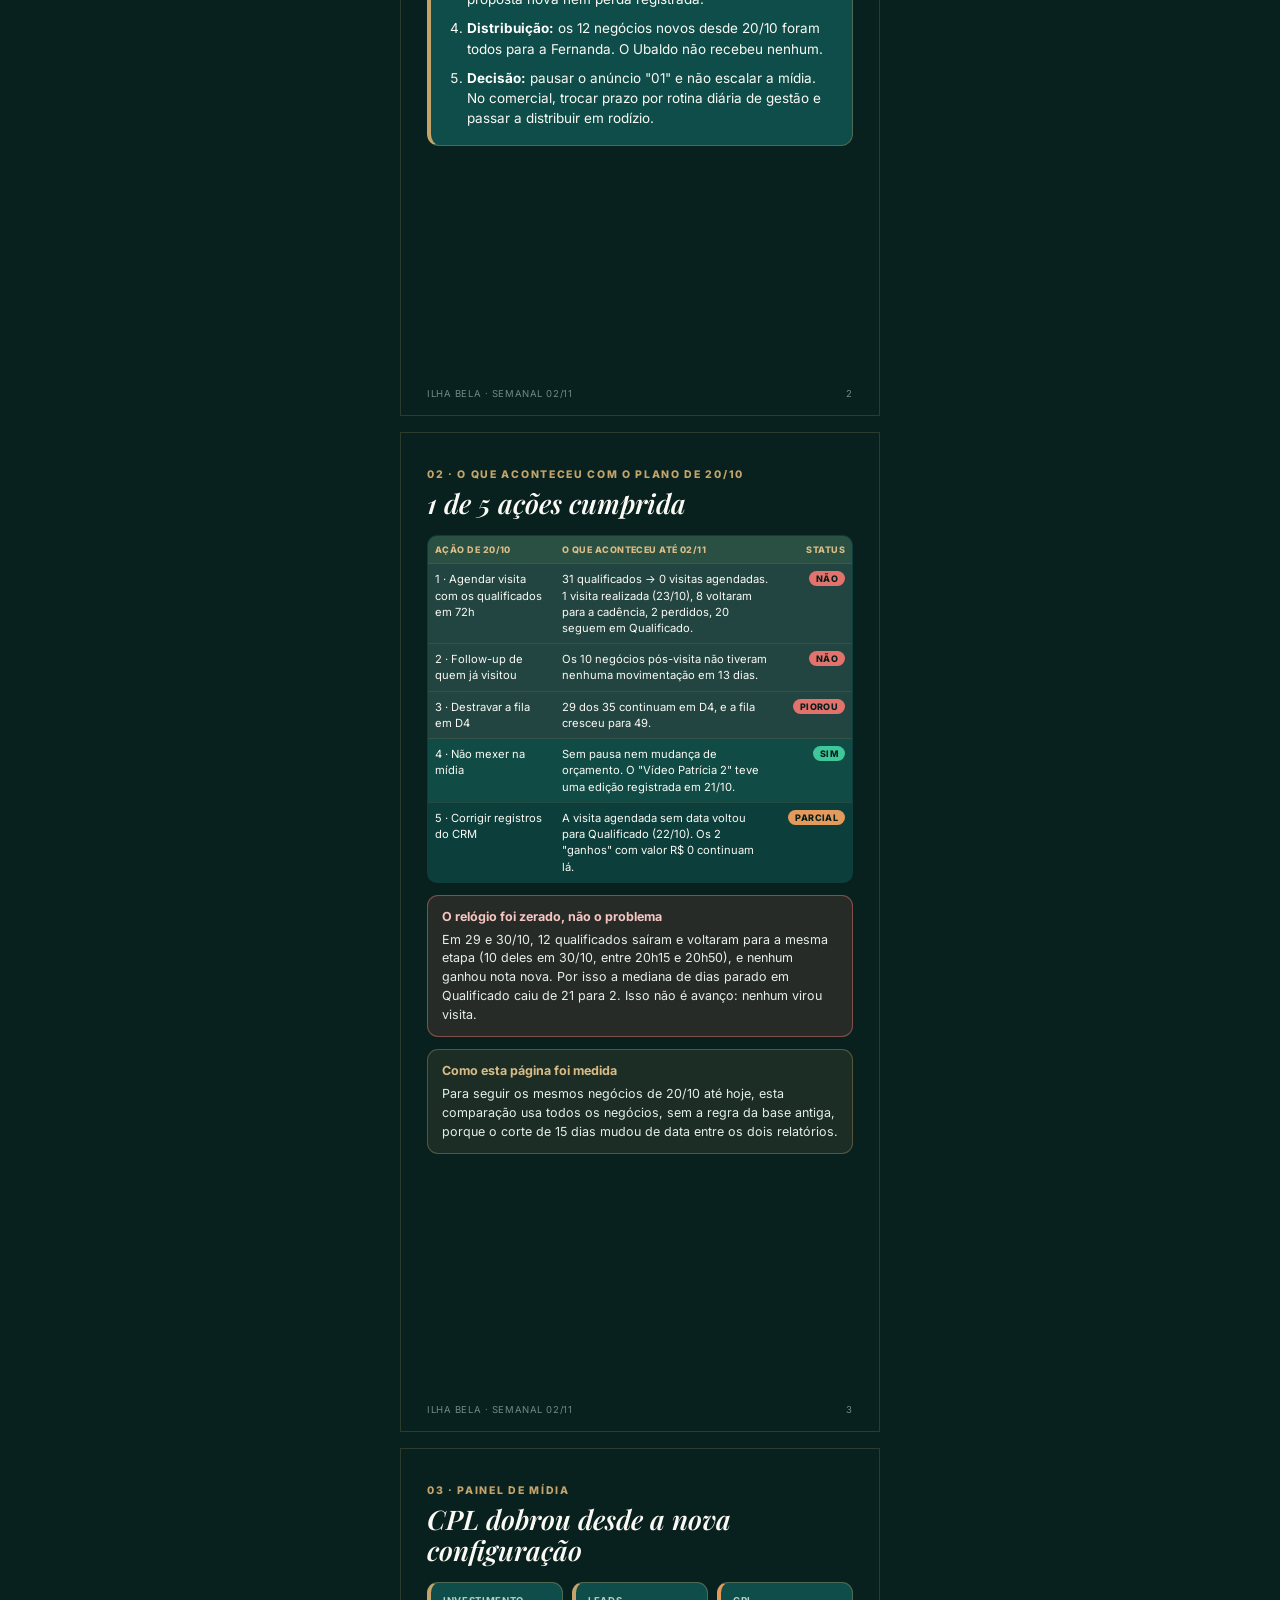
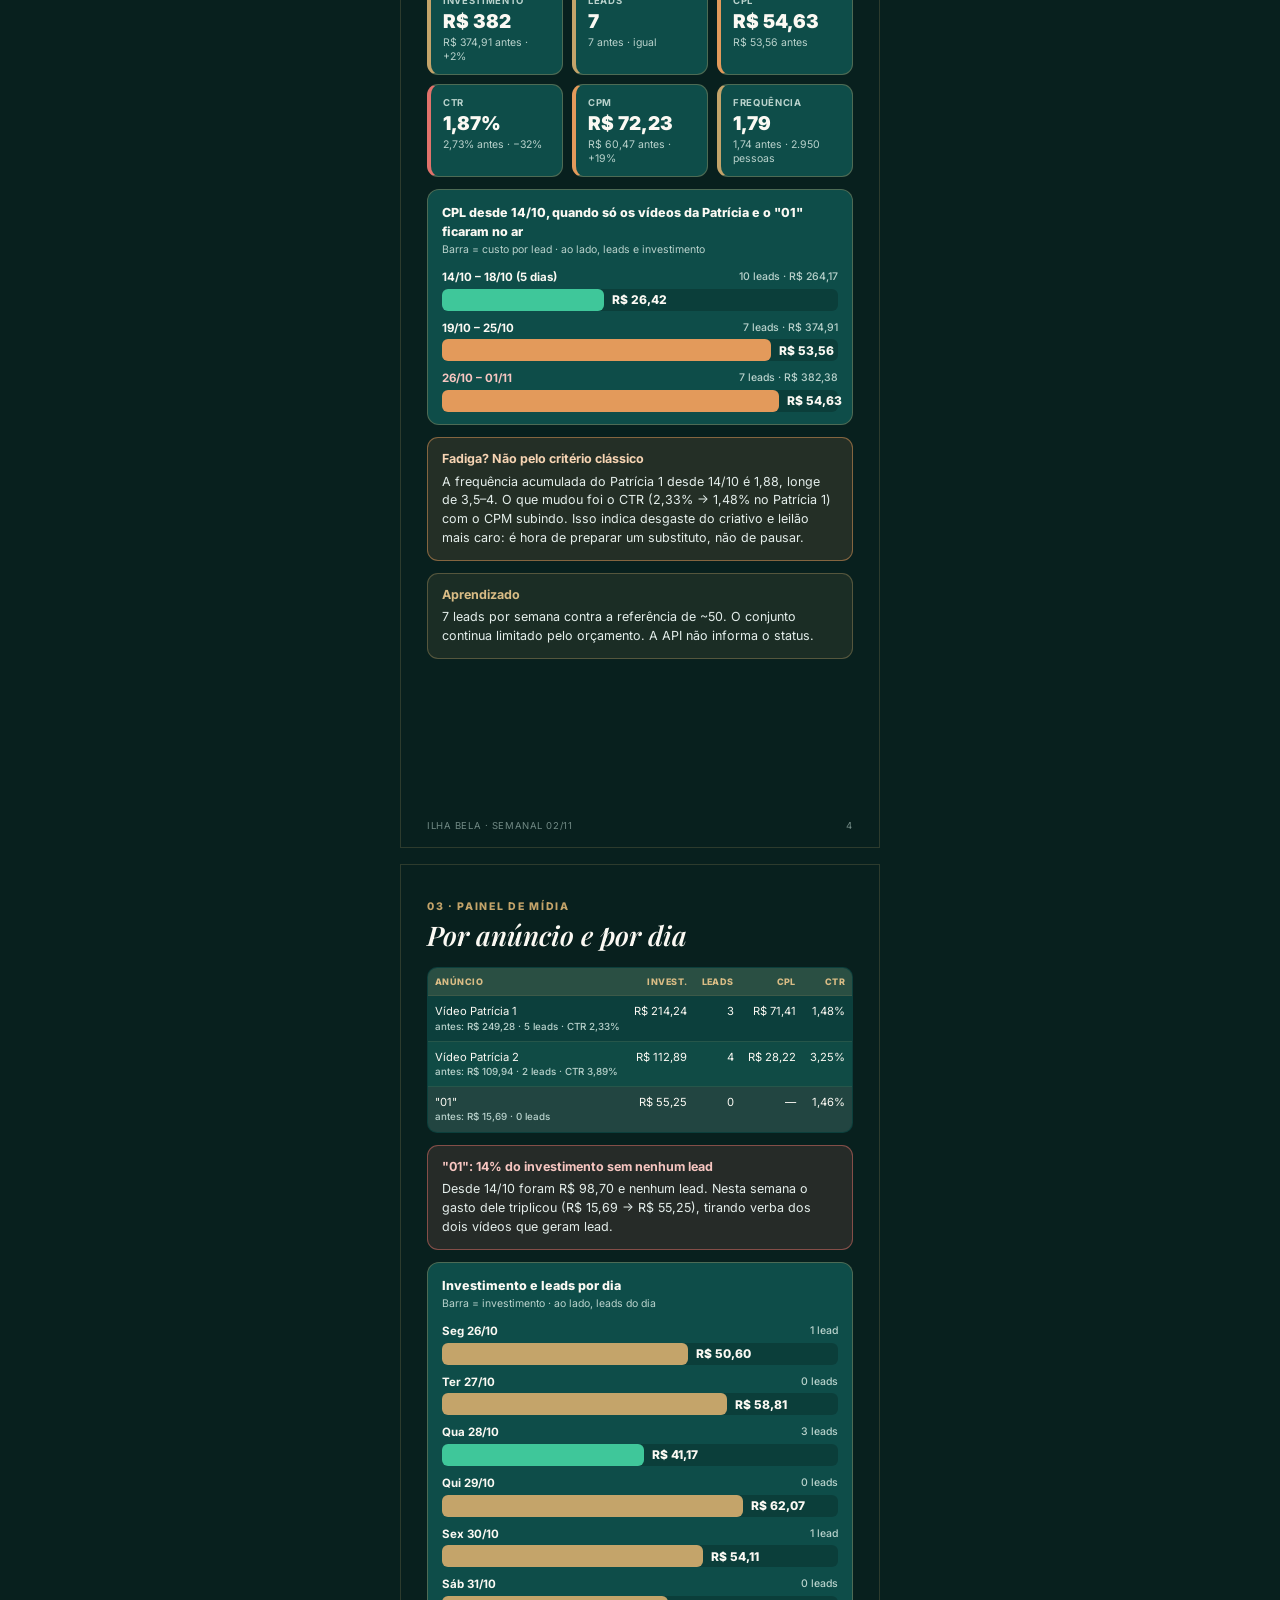
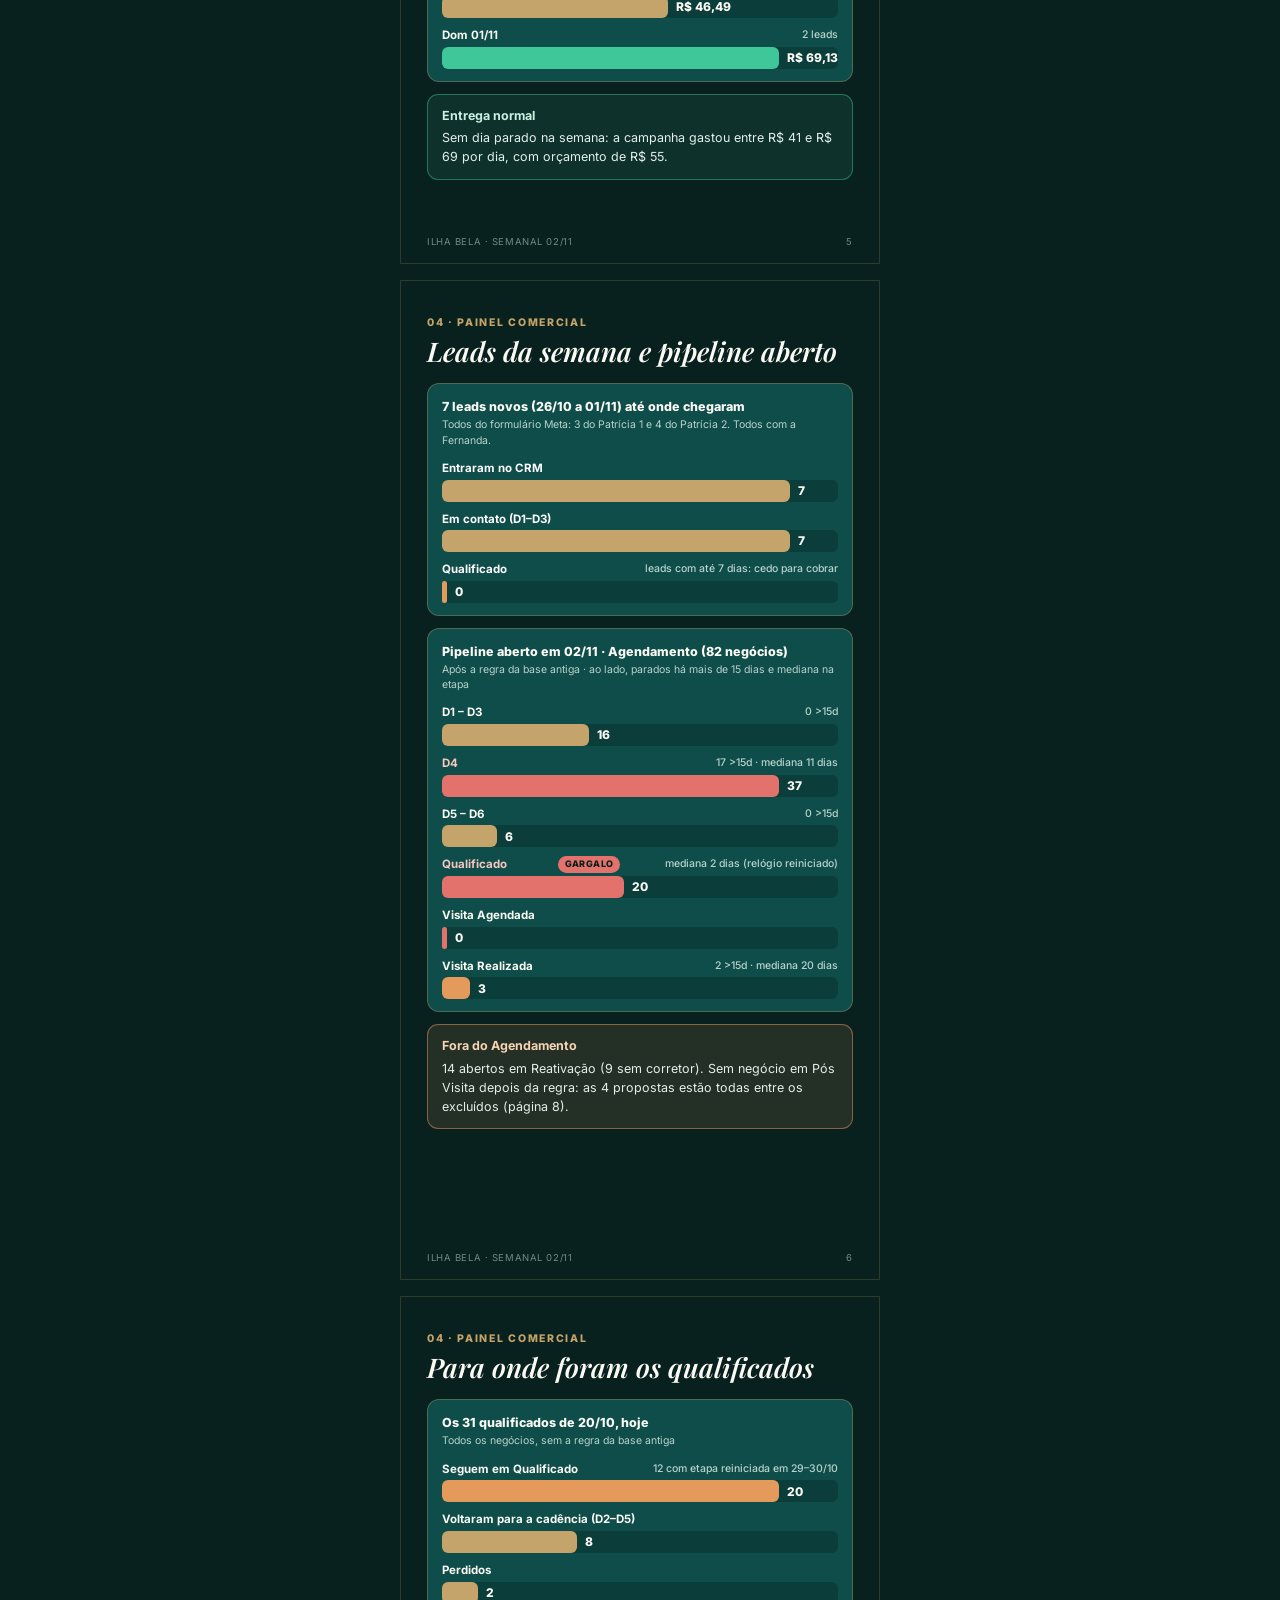
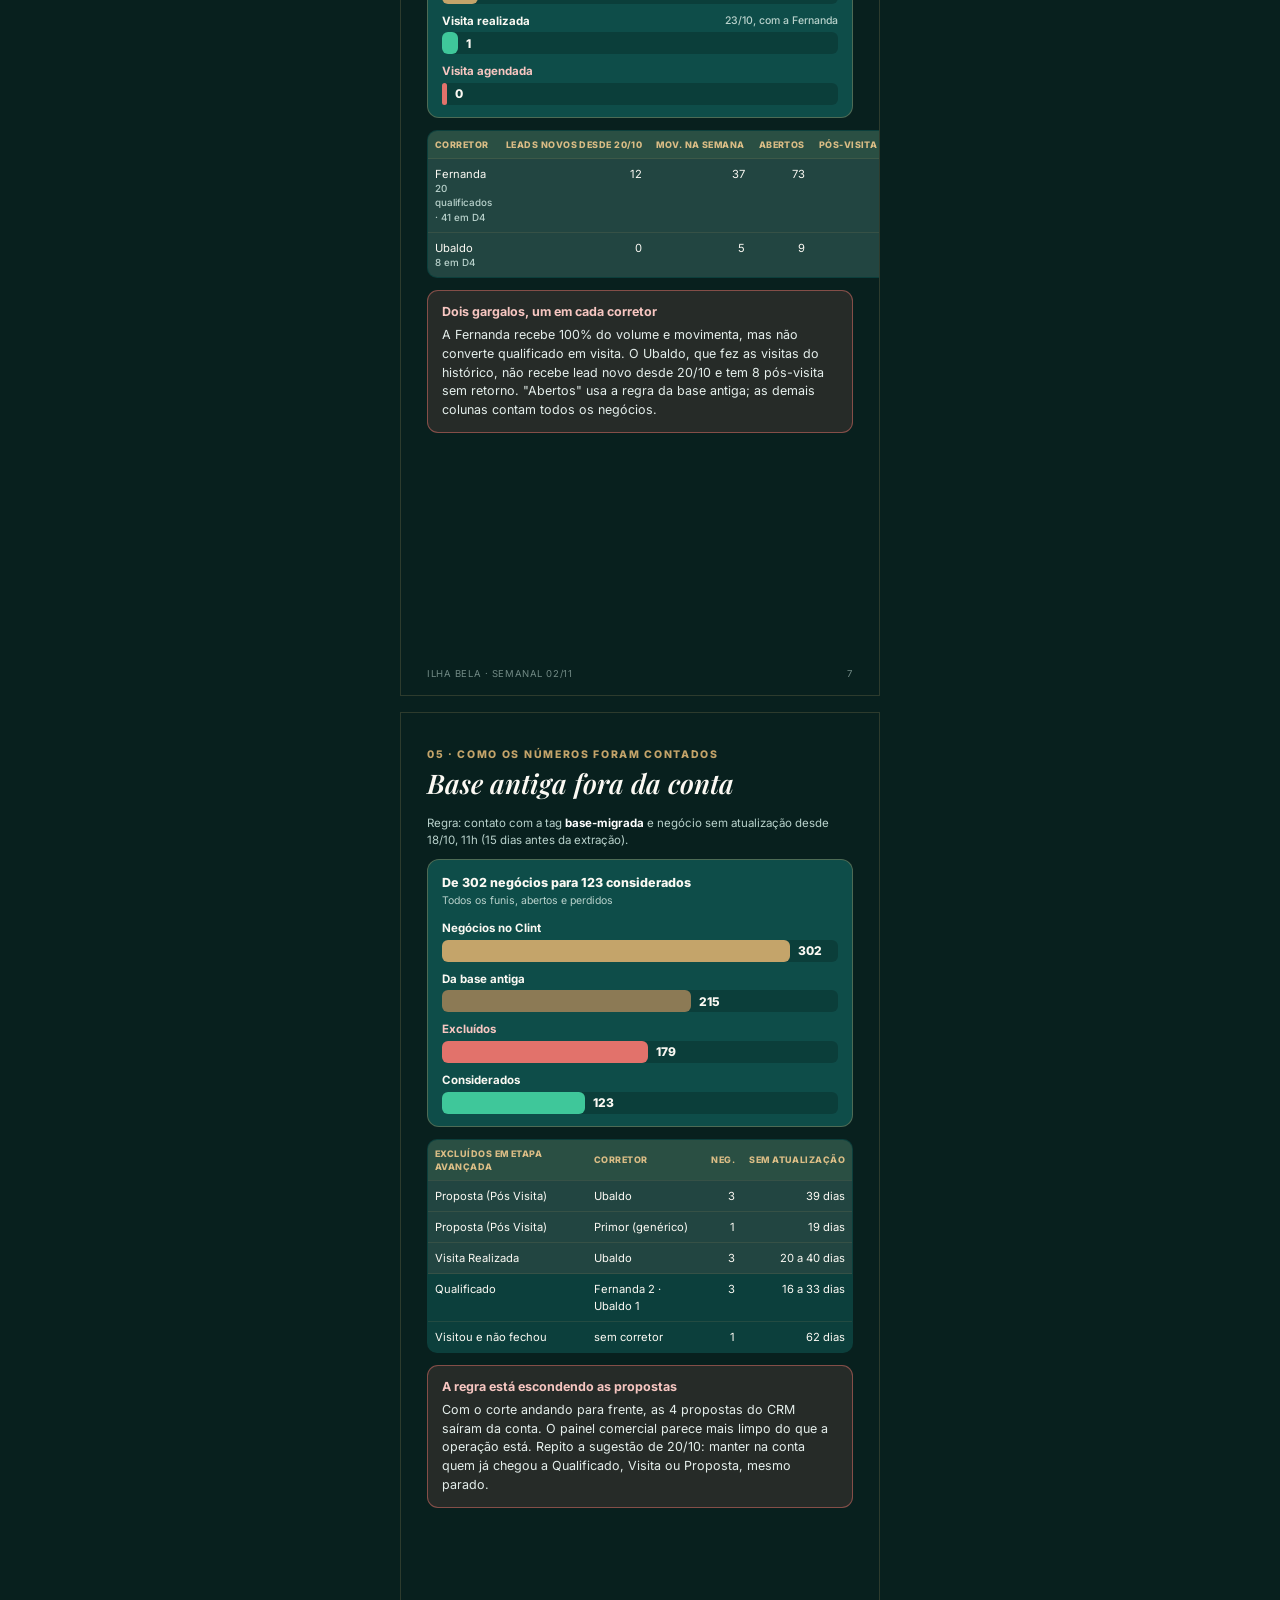
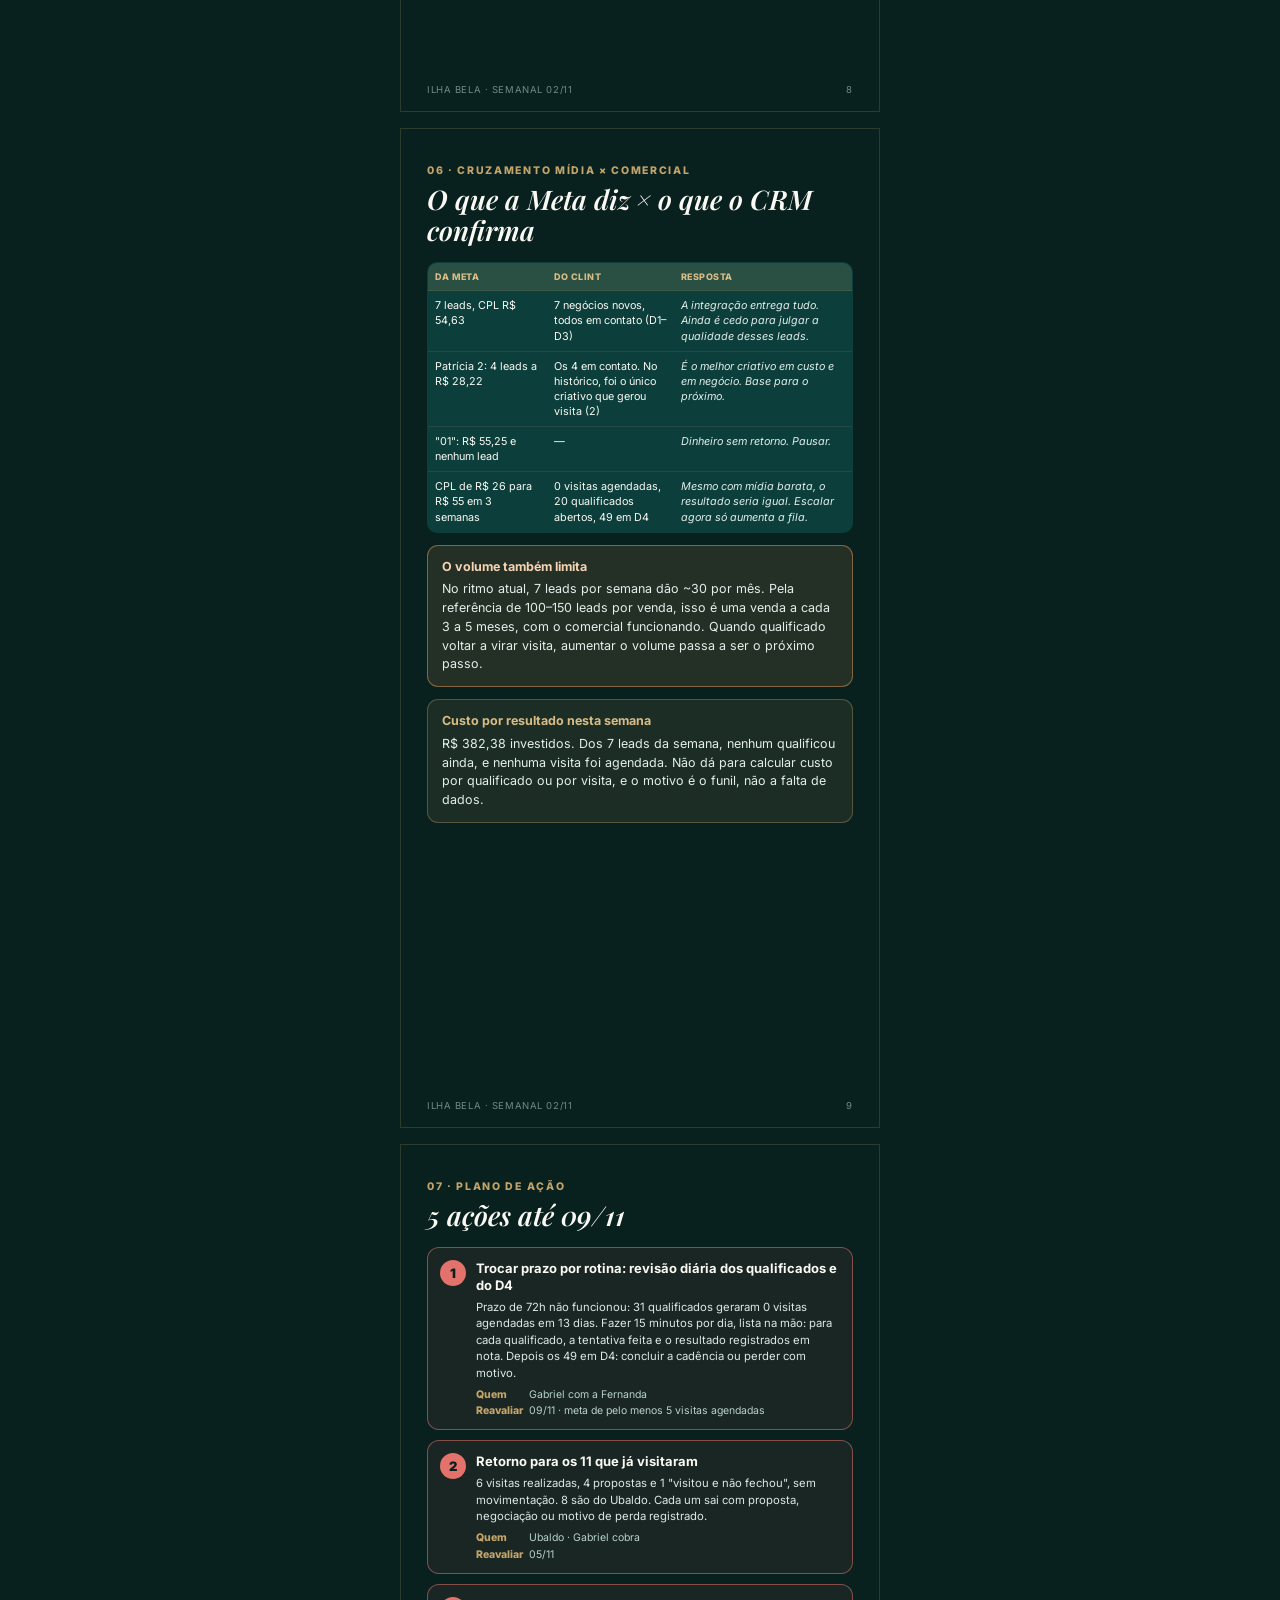
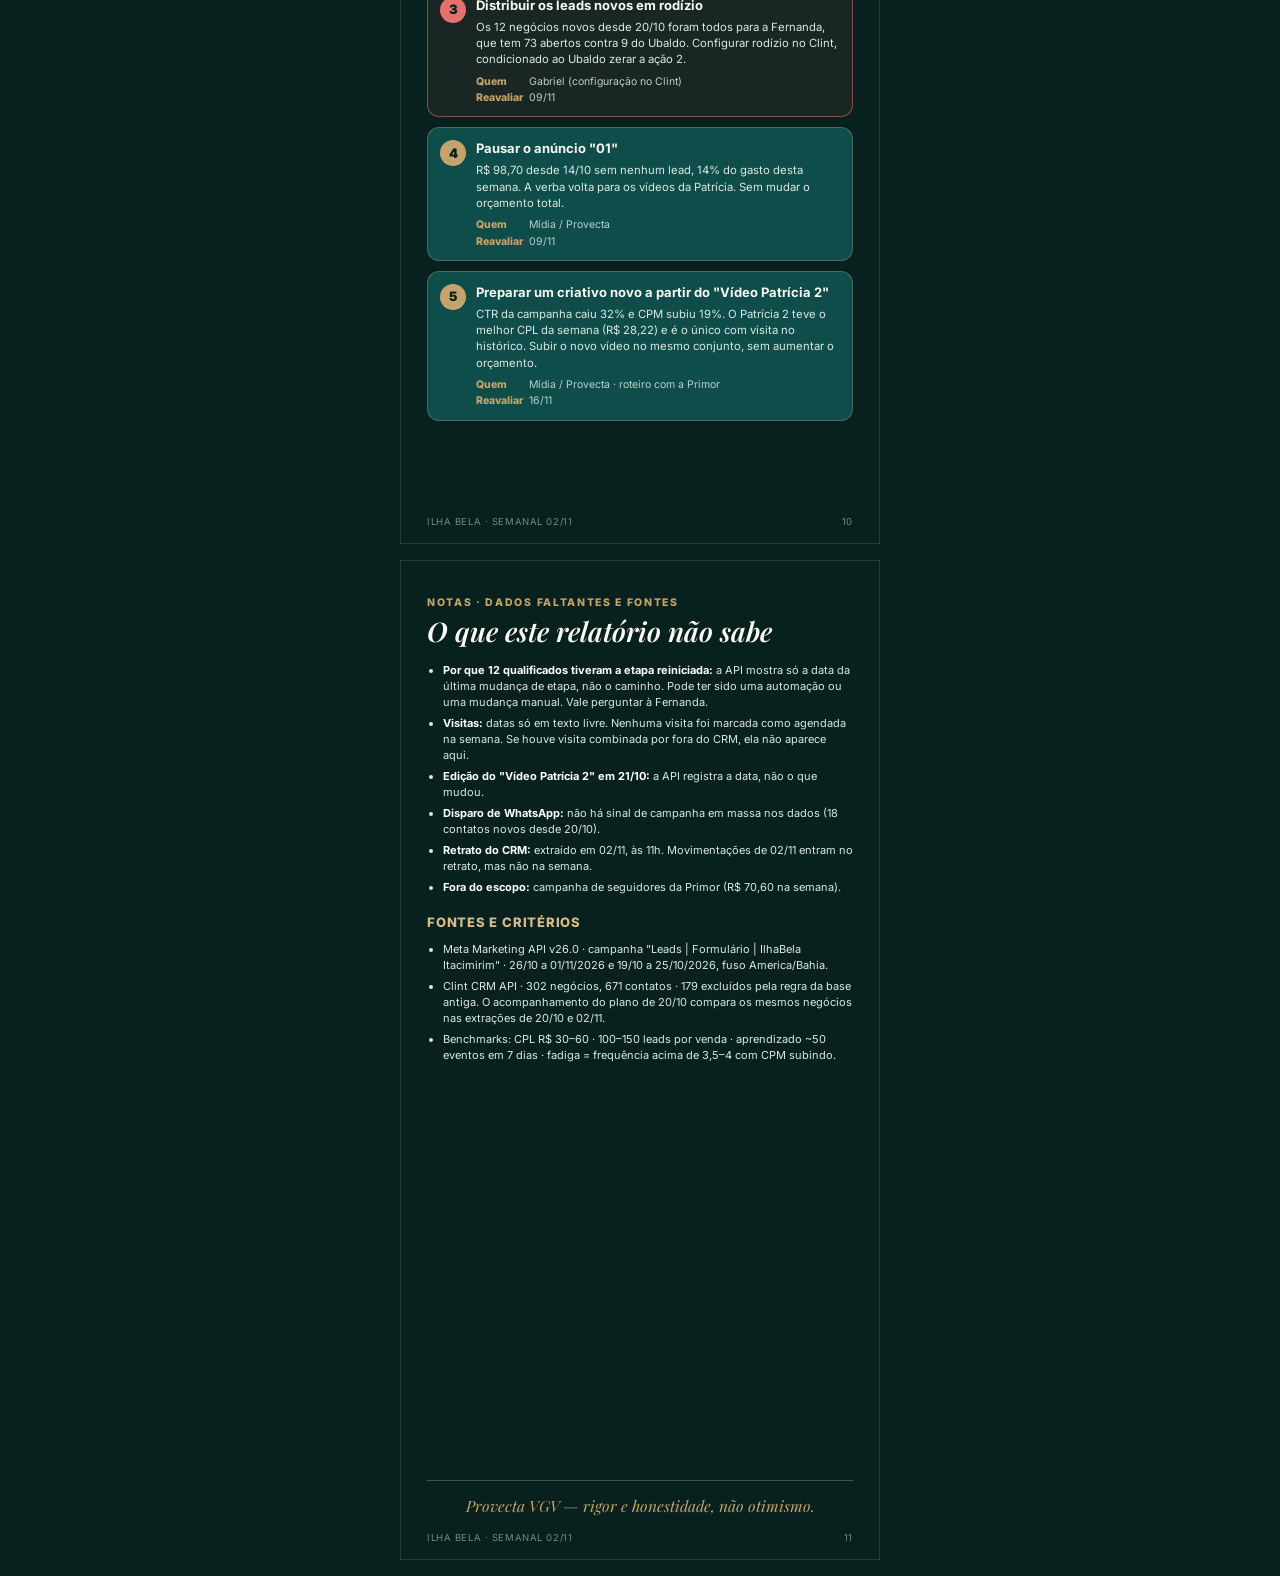
<file: relatorio-ilhabela-semanal-2026-11-02.html>
<!DOCTYPE html>
<html lang="pt-BR">
<head>
<meta charset="UTF-8">
<meta name="viewport" content="width=device-width, initial-scale=1.0">
<title>Ilha Bela — Relatório Semanal</title>
<link rel="preconnect" href="https://fonts.googleapis.com">
<link rel="preconnect" href="https://fonts.gstatic.com" crossorigin>
<link href="https://fonts.googleapis.com/css2?family=Playfair+Display:ital,wght@1,500;1,600;1,700&family=Inter:wght@400;500;600;700;800;900&display=swap" rel="stylesheet">
<style>
  :root{
    --deep:#08201E; --panel:#0E4D49; --panel2:#0c3f3c;
    --gold:#C4A46A; --gold2:#D9BC85;
    --good:#3FC79A; --warn:#E39A5B; --crit:#E2726B;
    --text:#FBF9F3; --muted:#B9D2CC; --line:rgba(196,164,106,0.35);
    --display:'Playfair Display', Georgia, serif; --body:'Inter', -apple-system, sans-serif;
  }
  @page{size:480px 1000px;margin:0;}
  *{box-sizing:border-box;}
  html,body{margin:0;background:var(--deep);color:var(--text);font-family:var(--body);font-size:13.5px;line-height:1.45;-webkit-print-color-adjust:exact;print-color-adjust:exact;}
  .pg{width:480px;height:1000px;overflow:hidden;position:relative;padding:34px 26px 40px;background:var(--deep);break-after:page;margin:0 auto;}
  .pg:last-child{break-after:auto;}
  @media screen{.pg{margin:0 auto 16px;border:1px solid rgba(196,164,106,.2);}}
  .pgno{position:absolute;bottom:14px;left:26px;right:26px;display:flex;justify-content:space-between;font-size:9.5px;color:rgba(185,210,204,.6);letter-spacing:.06em;text-transform:uppercase;}

  .tag{font-size:10.5px;letter-spacing:.16em;text-transform:uppercase;color:var(--gold);font-weight:800;margin:0 0 6px;}
  h2{font-family:var(--display);font-style:italic;font-weight:600;font-size:27px;line-height:1.15;margin:0 0 16px;}
  h3{font-size:13px;font-weight:800;margin:18px 0 10px;color:var(--gold2);text-transform:uppercase;letter-spacing:.06em;}
  p{margin:0 0 10px;}
  .muted{color:var(--muted);}
  .small{font-size:11.5px;}
  b,strong{color:#fff;}

  /* capa */
  .cover{display:flex;flex-direction:column;justify-content:center;text-align:center;background:radial-gradient(ellipse at top, rgba(196,164,106,0.20), transparent 62%),var(--deep);}
  .cover .eyebrow{font-size:11px;letter-spacing:.18em;text-transform:uppercase;color:var(--gold);font-weight:800;margin-bottom:22px;}
  .cover h1{font-family:var(--display);font-style:italic;font-weight:700;font-size:62px;line-height:1;margin:0 0 6px;}
  .cover .sub{font-family:var(--display);font-style:italic;font-size:21px;color:var(--gold);margin:0 0 30px;}
  .badge{display:inline-block;background:rgba(196,164,106,0.14);border:1px solid var(--line);border-radius:30px;padding:8px 18px;font-size:13px;font-weight:700;margin:0 auto 12px;}
  .cover .meta{margin-top:34px;padding-top:22px;border-top:1px solid var(--line);display:grid;gap:14px;text-align:left;}
  .cover .meta .l{font-size:9.5px;text-transform:uppercase;letter-spacing:.1em;color:var(--muted);}
  .cover .meta .v{font-size:13.5px;font-weight:700;}

  /* blocos */
  .verdict{background:var(--panel);border:1px solid var(--line);border-left:4px solid var(--gold);border-radius:12px;padding:16px 18px;}
  .verdict ol{margin:0;padding-left:18px;}
  .verdict li{margin-bottom:9px;line-height:1.5;}
  .verdict li:last-child{margin-bottom:0;}
  .box{border-radius:11px;padding:12px 14px;margin:12px 0;font-size:12.5px;line-height:1.5;}
  .box h4{margin:0 0 4px;font-size:12.5px;}
  .box.crit{background:rgba(226,114,107,0.14);border:1px solid rgba(226,114,107,0.5);}
  .box.crit h4{color:#F7C6C1;}
  .box.warn{background:rgba(227,154,91,0.13);border:1px solid rgba(227,154,91,0.5);}
  .box.warn h4{color:#F6D4B3;}
  .box.ok{background:rgba(63,199,154,0.11);border:1px solid rgba(63,199,154,0.45);}
  .box.ok h4{color:#C9F1E2;}
  .box.info{background:rgba(196,164,106,0.10);border:1px solid var(--line);}
  .box.info h4{color:var(--gold2);}
  .box p{margin:0;color:#E4EEEB;}

  .grid{display:grid;grid-template-columns:1fr 1fr;gap:9px;margin-bottom:12px;}
  .grid.three{grid-template-columns:1fr 1fr 1fr;}
  .tile{background:var(--panel);border:1px solid var(--line);border-left:4px solid var(--gold);border-radius:11px;padding:11px 12px 10px;}
  .tile.good{border-left-color:var(--good);} .tile.crit{border-left-color:var(--crit);} .tile.warn{border-left-color:var(--warn);}
  .tile .l{font-size:9.5px;text-transform:uppercase;letter-spacing:.07em;color:var(--muted);font-weight:700;margin-bottom:4px;}
  .tile .v{font-size:23px;font-weight:900;line-height:1.05;}
  .grid.three .tile .v{font-size:19px;}
  .tile .n{font-size:10.5px;color:var(--muted);margin-top:4px;line-height:1.35;}

  /* barras: rótulo em cima, barra embaixo, valor fora da barra */
  .card{background:var(--panel);border:1px solid var(--line);border-radius:12px;padding:14px 14px 12px;margin-bottom:12px;}
  .card .t{font-size:12.5px;font-weight:800;margin-bottom:1px;}
  .card .s{font-size:10.5px;color:var(--muted);margin-bottom:12px;}
  .row{margin-bottom:9px;}
  .row:last-child{margin-bottom:0;}
  .row .lb{font-size:11.5px;font-weight:700;margin-bottom:3px;display:flex;justify-content:space-between;gap:8px;}
  .row .lb span{font-weight:500;color:var(--muted);font-size:10.5px;}
  .track{display:flex;align-items:center;height:22px;background:rgba(0,0,0,0.20);border-radius:6px;}
  .fill{height:100%;border-radius:6px;flex:0 0 auto;min-width:5px;}
  .val{margin-left:8px;font-size:12px;font-weight:800;white-space:nowrap;}
  .row.hot .lb{color:#F7C6C1;}
  .flag{display:inline-block;margin-left:6px;padding:1px 7px;border-radius:9px;font-size:9px;font-weight:800;background:var(--crit);color:var(--deep);letter-spacing:.04em;vertical-align:1px;}
  .row .lb span.flag{color:var(--deep);font-size:9px;font-weight:800;}
  .flag.g{background:var(--good);} .flag.o{background:var(--warn);} .flag.y{background:var(--gold);}

  table{width:100%;border-collapse:collapse;font-size:11.2px;background:var(--panel2);border:1px solid var(--line);border-radius:10px;overflow:hidden;margin-bottom:12px;}
  th{text-align:left;padding:7px 7px;background:rgba(196,164,106,0.16);color:var(--gold2);font-size:9px;text-transform:uppercase;letter-spacing:.05em;font-weight:800;}
  td{padding:7px 7px;border-top:1px solid rgba(196,164,106,0.12);vertical-align:top;}
  td.r,th.r{text-align:right;white-space:nowrap;}
  tr.bad td{background:rgba(226,114,107,0.10);}
  tr.goodrow td{background:rgba(63,199,154,0.09);}
  td .x{display:block;font-size:9.8px;color:var(--muted);font-weight:500;}
  .cross td{font-size:10.8px;line-height:1.4;}
  .cross td.q{font-style:italic;color:#E4EEEB;}

  .funnel .row .lb b{font-size:11.5px;}
  .conv{font-size:10px;color:var(--muted);margin:-3px 0 7px 2px;}
  .conv.bad{color:#F7A8A1;font-weight:800;}

  .act{background:var(--panel);border:1px solid var(--line);border-radius:12px;padding:12px 14px 11px 48px;margin-bottom:10px;position:relative;}
  .act .num{position:absolute;left:12px;top:12px;width:26px;height:26px;border-radius:50%;background:var(--gold);color:var(--deep);font-weight:900;font-size:13px;display:flex;align-items:center;justify-content:center;}
  .act.urgent{border-color:rgba(226,114,107,0.55);background:rgba(226,114,107,0.08);} .act.urgent .num{background:var(--crit);}
  .act.hold{border-color:rgba(227,154,91,0.55);background:rgba(227,154,91,0.08);} .act.hold .num{background:var(--warn);}
  .act h4{margin:0 0 5px;font-size:13px;line-height:1.3;}
  .act p{margin:0 0 6px;font-size:11.3px;color:#DCE8E5;line-height:1.45;}
  .act .m{font-size:10.5px;color:var(--muted);display:grid;grid-template-columns:auto 1fr;gap:1px 6px;}
  .act .m span{color:var(--gold);font-weight:800;}

  .foot ul{margin:0 0 10px;padding-left:16px;font-size:11px;color:#DCE8E5;}
  .foot li{margin-bottom:5px;line-height:1.45;}
  .sign{position:absolute;bottom:42px;left:26px;right:26px;padding-top:14px;border-top:1px solid var(--line);font-family:var(--display);font-style:italic;font-size:15.5px;color:var(--gold);text-align:center;}
</style>
</head>
<body>

<!-- 1 · CAPA -->
<div class="pg cover">
  <div class="eyebrow">Provecta VGV · Relatório de Performance</div>
  <h1>Ilha Bela</h1>
  <div class="sub">Itacimirim Villages</div>
  <div><span class="badge">Relatório semanal · Marketing + Comercial</span></div>
  <div><span class="badge">Mídia: 26/10 a 01/11/2026 · CRM: retrato de 02/11</span></div>
  <div class="meta">
    <div><div class="l">Analista</div><div class="v">Gabriel Goto — CRECI 37266-BA</div></div>
    <div><div class="l">Empreendedor</div><div class="v">PRIMOR Empreendimentos</div></div>
    <div><div class="l">Comparação</div><div class="v">Semana anterior (19/10 a 25/10) e plano de ação de 20/10</div></div>
    <div><div class="l">Regra deste relatório</div><div class="v">Base antiga (tag base-migrada) sem atualização há mais de 15 dias fora da conta: 179 negócios excluídos.</div></div>
  </div>
</div>

<!-- 2 · RESUMO -->
<div class="pg">
  <p class="tag">01 · Resumo executivo</p>
  <h2>Semana sem visita: o plano de 20/10 não saiu do papel</h2>
  <div class="grid">
    <div class="tile"><div class="l">Investimento</div><div class="v">R$ 382,38</div><div class="n">+2% vs semana anterior</div></div>
    <div class="tile warn"><div class="l">Leads · CPL</div><div class="v">7 · R$ 54,63</div><div class="n">No topo da faixa R$ 30–60</div></div>
    <div class="tile crit"><div class="l">Visitas agendadas</div><div class="v">0</div><div class="n">Na semana, com 20 qualificados abertos</div></div>
    <div class="tile crit"><div class="l">Pós-visita parados</div><div class="v">11</div><div class="n">Nenhuma proposta nova desde 20/10</div></div>
  </div>
  <div class="verdict">
    <ol>
      <li><b>Mídia na faixa, mas piorando:</b> 7 leads a R$ 54,63, o dobro do CPL dos primeiros dias da nova configuração (R$ 26,42 em 14–18/10). O CTR caiu de 2,73% para 1,87%.</li>
      <li><b>Nenhuma visita agendada na semana.</b> Dos 31 qualificados de 20/10, só 1 chegou à visita (realizada em 23/10, antes desta semana). 12 tiveram a etapa "reiniciada" em 29–30/10, sem nota nova.</li>
      <li><b>Quem já visitou continua parado:</b> 11 negócios entre visita realizada, proposta e "visitou e não fechou", sem proposta nova nem perda registrada.</li>
      <li><b>Distribuição:</b> os 12 negócios novos desde 20/10 foram todos para a Fernanda. O Ubaldo não recebeu nenhum.</li>
      <li><b>Decisão:</b> pausar o anúncio "01" e não escalar a mídia. No comercial, trocar prazo por rotina diária de gestão e passar a distribuir em rodízio.</li>
    </ol>
  </div>
  <div class="pgno"><span>Ilha Bela · semanal 02/11</span><span>2</span></div>
</div>

<!-- 3 · PLANO ANTERIOR -->
<div class="pg">
  <p class="tag">02 · O que aconteceu com o plano de 20/10</p>
  <h2>1 de 5 ações cumprida</h2>
  <table>
    <thead><tr><th style="width:30%">Ação de 20/10</th><th>O que aconteceu até 02/11</th><th class="r">Status</th></tr></thead>
    <tbody>
      <tr class="bad"><td>1 · Agendar visita com os qualificados em 72h</td><td>31 qualificados → 0 visitas agendadas. 1 visita realizada (23/10), 8 voltaram para a cadência, 2 perdidos, 20 seguem em Qualificado.</td><td class="r"><span class="flag">NÃO</span></td></tr>
      <tr class="bad"><td>2 · Follow-up de quem já visitou</td><td>Os 10 negócios pós-visita não tiveram nenhuma movimentação em 13 dias.</td><td class="r"><span class="flag">NÃO</span></td></tr>
      <tr class="bad"><td>3 · Destravar a fila em D4</td><td>29 dos 35 continuam em D4, e a fila cresceu para 49.</td><td class="r"><span class="flag">PIOROU</span></td></tr>
      <tr class="goodrow"><td>4 · Não mexer na mídia</td><td>Sem pausa nem mudança de orçamento. O "Vídeo Patrícia 2" teve uma edição registrada em 21/10.</td><td class="r"><span class="flag g">SIM</span></td></tr>
      <tr><td>5 · Corrigir registros do CRM</td><td>A visita agendada sem data voltou para Qualificado (22/10). Os 2 "ganhos" com valor R$ 0 continuam lá.</td><td class="r"><span class="flag o">PARCIAL</span></td></tr>
    </tbody>
  </table>
  <div class="box crit"><h4>O relógio foi zerado, não o problema</h4><p>Em 29 e 30/10, 12 qualificados saíram e voltaram para a mesma etapa (10 deles em 30/10, entre 20h15 e 20h50), e nenhum ganhou nota nova. Por isso a mediana de dias parado em Qualificado caiu de 21 para 2. Isso não é avanço: nenhum virou visita.</p></div>
  <div class="box info"><h4>Como esta página foi medida</h4><p>Para seguir os mesmos negócios de 20/10 até hoje, esta comparação usa todos os negócios, sem a regra da base antiga, porque o corte de 15 dias mudou de data entre os dois relatórios.</p></div>
  <div class="pgno"><span>Ilha Bela · semanal 02/11</span><span>3</span></div>
</div>

<!-- 4 · MÍDIA 1 -->
<div class="pg">
  <p class="tag">03 · Painel de mídia</p>
  <h2>CPL dobrou desde a nova configuração</h2>
  <div class="grid three">
    <div class="tile"><div class="l">Investimento</div><div class="v">R$ 382</div><div class="n">R$ 374,91 antes · +2%</div></div>
    <div class="tile"><div class="l">Leads</div><div class="v">7</div><div class="n">7 antes · igual</div></div>
    <div class="tile warn"><div class="l">CPL</div><div class="v">R$ 54,63</div><div class="n">R$ 53,56 antes</div></div>
    <div class="tile crit"><div class="l">CTR</div><div class="v">1,87%</div><div class="n">2,73% antes · −32%</div></div>
    <div class="tile warn"><div class="l">CPM</div><div class="v">R$ 72,23</div><div class="n">R$ 60,47 antes · +19%</div></div>
    <div class="tile"><div class="l">Frequência</div><div class="v">1,79</div><div class="n">1,74 antes · 2.950 pessoas</div></div>
  </div>
  <div class="card">
    <div class="t">CPL desde 14/10, quando só os vídeos da Patrícia e o "01" ficaram no ar</div>
    <div class="s">Barra = custo por lead · ao lado, leads e investimento</div>
    <div class="row"><div class="lb">14/10 – 18/10 (5 dias) <span>10 leads · R$ 264,17</span></div><div class="track"><div class="fill" style="width:41%;background:var(--good);"></div><span class="val">R$ 26,42</span></div></div>
    <div class="row"><div class="lb">19/10 – 25/10 <span>7 leads · R$ 374,91</span></div><div class="track"><div class="fill" style="width:83%;background:var(--warn);"></div><span class="val">R$ 53,56</span></div></div>
    <div class="row hot"><div class="lb">26/10 – 01/11 <span>7 leads · R$ 382,38</span></div><div class="track"><div class="fill" style="width:85%;background:var(--warn);"></div><span class="val">R$ 54,63</span></div></div>
  </div>
  <div class="box warn"><h4>Fadiga? Não pelo critério clássico</h4><p>A frequência acumulada do Patrícia 1 desde 14/10 é 1,88, longe de 3,5–4. O que mudou foi o CTR (2,33% → 1,48% no Patrícia 1) com o CPM subindo. Isso indica desgaste do criativo e leilão mais caro: é hora de preparar um substituto, não de pausar.</p></div>
  <div class="box info"><h4>Aprendizado</h4><p>7 leads por semana contra a referência de ~50. O conjunto continua limitado pelo orçamento. A API não informa o status.</p></div>
  <div class="pgno"><span>Ilha Bela · semanal 02/11</span><span>4</span></div>
</div>

<!-- 5 · MÍDIA 2 -->
<div class="pg">
  <p class="tag">03 · Painel de mídia</p>
  <h2>Por anúncio e por dia</h2>
  <table>
    <thead><tr><th>Anúncio</th><th class="r">Invest.</th><th class="r">Leads</th><th class="r">CPL</th><th class="r">CTR</th></tr></thead>
    <tbody>
      <tr><td>Vídeo Patrícia 1<span class="x">antes: R$ 249,28 · 5 leads · CTR 2,33%</span></td><td class="r">R$ 214,24</td><td class="r">3</td><td class="r">R$ 71,41</td><td class="r">1,48%</td></tr>
      <tr class="goodrow"><td>Vídeo Patrícia 2<span class="x">antes: R$ 109,94 · 2 leads · CTR 3,89%</span></td><td class="r">R$ 112,89</td><td class="r">4</td><td class="r">R$ 28,22</td><td class="r">3,25%</td></tr>
      <tr class="bad"><td>"01"<span class="x">antes: R$ 15,69 · 0 leads</span></td><td class="r">R$ 55,25</td><td class="r">0</td><td class="r">—</td><td class="r">1,46%</td></tr>
    </tbody>
  </table>
  <div class="box crit"><h4>"01": 14% do investimento sem nenhum lead</h4><p>Desde 14/10 foram R$ 98,70 e nenhum lead. Nesta semana o gasto dele triplicou (R$ 15,69 → R$ 55,25), tirando verba dos dois vídeos que geram lead.</p></div>
  <div class="card">
    <div class="t">Investimento e leads por dia</div>
    <div class="s">Barra = investimento · ao lado, leads do dia</div>
    <div class="row"><div class="lb">Seg 26/10 <span>1 lead</span></div><div class="track"><div class="fill" style="width:62%;background:var(--gold);"></div><span class="val">R$ 50,60</span></div></div>
    <div class="row"><div class="lb">Ter 27/10 <span>0 leads</span></div><div class="track"><div class="fill" style="width:72%;background:var(--gold);"></div><span class="val">R$ 58,81</span></div></div>
    <div class="row"><div class="lb">Qua 28/10 <span>3 leads</span></div><div class="track"><div class="fill" style="width:51%;background:var(--good);"></div><span class="val">R$ 41,17</span></div></div>
    <div class="row"><div class="lb">Qui 29/10 <span>0 leads</span></div><div class="track"><div class="fill" style="width:76%;background:var(--gold);"></div><span class="val">R$ 62,07</span></div></div>
    <div class="row"><div class="lb">Sex 30/10 <span>1 lead</span></div><div class="track"><div class="fill" style="width:66%;background:var(--gold);"></div><span class="val">R$ 54,11</span></div></div>
    <div class="row"><div class="lb">Sáb 31/10 <span>0 leads</span></div><div class="track"><div class="fill" style="width:57%;background:var(--gold);"></div><span class="val">R$ 46,49</span></div></div>
    <div class="row"><div class="lb">Dom 01/11 <span>2 leads</span></div><div class="track"><div class="fill" style="width:85%;background:var(--good);"></div><span class="val">R$ 69,13</span></div></div>
  </div>
  <div class="box ok"><h4>Entrega normal</h4><p>Sem dia parado na semana: a campanha gastou entre R$ 41 e R$ 69 por dia, com orçamento de R$ 55.</p></div>
  <div class="pgno"><span>Ilha Bela · semanal 02/11</span><span>5</span></div>
</div>

<!-- 6 · COMERCIAL 1 -->
<div class="pg">
  <p class="tag">04 · Painel comercial</p>
  <h2>Leads da semana e pipeline aberto</h2>
  <div class="card funnel">
    <div class="t">7 leads novos (26/10 a 01/11) até onde chegaram</div>
    <div class="s">Todos do formulário Meta: 3 do Patrícia 1 e 4 do Patrícia 2. Todos com a Fernanda.</div>
    <div class="row"><div class="lb"><b>Entraram no CRM</b></div><div class="track"><div class="fill" style="width:88%;background:var(--gold);"></div><span class="val">7</span></div></div>
    <div class="row"><div class="lb"><b>Em contato (D1–D3)</b></div><div class="track"><div class="fill" style="width:88%;background:var(--gold);"></div><span class="val">7</span></div></div>
    <div class="row"><div class="lb"><b>Qualificado</b> <span>leads com até 7 dias: cedo para cobrar</span></div><div class="track"><div class="fill" style="width:0.5%;background:var(--warn);"></div><span class="val">0</span></div></div>
  </div>
  <div class="card">
    <div class="t">Pipeline aberto em 02/11 · Agendamento (82 negócios)</div>
    <div class="s">Após a regra da base antiga · ao lado, parados há mais de 15 dias e mediana na etapa</div>
    <div class="row"><div class="lb">D1 – D3 <span>0 &gt;15d</span></div><div class="track"><div class="fill" style="width:37%;background:var(--gold);"></div><span class="val">16</span></div></div>
    <div class="row hot"><div class="lb">D4 <span>17 &gt;15d · mediana 11 dias</span></div><div class="track"><div class="fill" style="width:85%;background:var(--crit);"></div><span class="val">37</span></div></div>
    <div class="row"><div class="lb">D5 – D6 <span>0 &gt;15d</span></div><div class="track"><div class="fill" style="width:14%;background:var(--gold);"></div><span class="val">6</span></div></div>
    <div class="row hot"><div class="lb">Qualificado <span class="flag">GARGALO</span> <span>mediana 2 dias (relógio reiniciado)</span></div><div class="track"><div class="fill" style="width:46%;background:var(--crit);"></div><span class="val">20</span></div></div>
    <div class="row"><div class="lb">Visita Agendada</div><div class="track"><div class="fill" style="width:0.5%;background:var(--crit);"></div><span class="val">0</span></div></div>
    <div class="row"><div class="lb">Visita Realizada <span>2 &gt;15d · mediana 20 dias</span></div><div class="track"><div class="fill" style="width:7%;background:var(--warn);"></div><span class="val">3</span></div></div>
  </div>
  <div class="box warn"><h4>Fora do Agendamento</h4><p>14 abertos em Reativação (9 sem corretor). Sem negócio em Pós Visita depois da regra: as 4 propostas estão todas entre os excluídos (página 8).</p></div>
  <div class="pgno"><span>Ilha Bela · semanal 02/11</span><span>6</span></div>
</div>

<!-- 7 · COMERCIAL 2 -->
<div class="pg">
  <p class="tag">04 · Painel comercial</p>
  <h2>Para onde foram os qualificados</h2>
  <div class="card">
    <div class="t">Os 31 qualificados de 20/10, hoje</div>
    <div class="s">Todos os negócios, sem a regra da base antiga</div>
    <div class="row"><div class="lb">Seguem em Qualificado <span>12 com etapa reiniciada em 29–30/10</span></div><div class="track"><div class="fill" style="width:85%;background:var(--warn);"></div><span class="val">20</span></div></div>
    <div class="row"><div class="lb">Voltaram para a cadência (D2–D5)</div><div class="track"><div class="fill" style="width:34%;background:var(--gold);"></div><span class="val">8</span></div></div>
    <div class="row"><div class="lb">Perdidos</div><div class="track"><div class="fill" style="width:9%;background:var(--gold);"></div><span class="val">2</span></div></div>
    <div class="row"><div class="lb">Visita realizada <span>23/10, com a Fernanda</span></div><div class="track"><div class="fill" style="width:4%;background:var(--good);"></div><span class="val">1</span></div></div>
    <div class="row hot"><div class="lb">Visita agendada</div><div class="track"><div class="fill" style="width:0.5%;background:var(--crit);"></div><span class="val">0</span></div></div>
  </div>
  <table>
    <thead><tr><th>Corretor</th><th class="r">Leads novos desde 20/10</th><th class="r">Mov. na semana</th><th class="r">Abertos</th><th class="r">Pós-visita parados</th></tr></thead>
    <tbody>
      <tr class="bad"><td>Fernanda<span class="x">20 qualificados · 41 em D4</span></td><td class="r">12</td><td class="r">37</td><td class="r">73</td><td class="r">1</td></tr>
      <tr class="bad"><td>Ubaldo<span class="x">8 em D4</span></td><td class="r">0</td><td class="r">5</td><td class="r">9</td><td class="r">8</td></tr>
    </tbody>
  </table>
  <div class="box crit"><h4>Dois gargalos, um em cada corretor</h4><p>A Fernanda recebe 100% do volume e movimenta, mas não converte qualificado em visita. O Ubaldo, que fez as visitas do histórico, não recebe lead novo desde 20/10 e tem 8 pós-visita sem retorno. "Abertos" usa a regra da base antiga; as demais colunas contam todos os negócios.</p></div>
  <div class="pgno"><span>Ilha Bela · semanal 02/11</span><span>7</span></div>
</div>

<!-- 8 · BASE ANTIGA -->
<div class="pg">
  <p class="tag">05 · Como os números foram contados</p>
  <h2>Base antiga fora da conta</h2>
  <p class="muted small">Regra: contato com a tag <b>base-migrada</b> e negócio sem atualização desde 18/10, 11h (15 dias antes da extração).</p>
  <div class="card">
    <div class="t">De 302 negócios para 123 considerados</div>
    <div class="s">Todos os funis, abertos e perdidos</div>
    <div class="row"><div class="lb">Negócios no Clint</div><div class="track"><div class="fill" style="width:88%;background:var(--gold);"></div><span class="val">302</span></div></div>
    <div class="row"><div class="lb">Da base antiga</div><div class="track"><div class="fill" style="width:63%;background:#8C7A55;"></div><span class="val">215</span></div></div>
    <div class="row hot"><div class="lb">Excluídos</div><div class="track"><div class="fill" style="width:52%;background:var(--crit);"></div><span class="val">179</span></div></div>
    <div class="row"><div class="lb">Considerados</div><div class="track"><div class="fill" style="width:36%;background:var(--good);"></div><span class="val">123</span></div></div>
  </div>
  <table>
    <thead><tr><th>Excluídos em etapa avançada</th><th>Corretor</th><th class="r">Neg.</th><th class="r">Sem atualização</th></tr></thead>
    <tbody>
      <tr class="bad"><td>Proposta (Pós Visita)</td><td>Ubaldo</td><td class="r">3</td><td class="r">39 dias</td></tr>
      <tr class="bad"><td>Proposta (Pós Visita)</td><td>Primor (genérico)</td><td class="r">1</td><td class="r">19 dias</td></tr>
      <tr class="bad"><td>Visita Realizada</td><td>Ubaldo</td><td class="r">3</td><td class="r">20 a 40 dias</td></tr>
      <tr><td>Qualificado</td><td>Fernanda 2 · Ubaldo 1</td><td class="r">3</td><td class="r">16 a 33 dias</td></tr>
      <tr><td>Visitou e não fechou</td><td>sem corretor</td><td class="r">1</td><td class="r">62 dias</td></tr>
    </tbody>
  </table>
  <div class="box crit"><h4>A regra está escondendo as propostas</h4><p>Com o corte andando para frente, as 4 propostas do CRM saíram da conta. O painel comercial parece mais limpo do que a operação está. Repito a sugestão de 20/10: manter na conta quem já chegou a Qualificado, Visita ou Proposta, mesmo parado.</p></div>
  <div class="pgno"><span>Ilha Bela · semanal 02/11</span><span>8</span></div>
</div>

<!-- 9 · CRUZAMENTO -->
<div class="pg">
  <p class="tag">06 · Cruzamento mídia × comercial</p>
  <h2>O que a Meta diz × o que o CRM confirma</h2>
  <table class="cross">
    <thead><tr><th style="width:28%">Da Meta</th><th style="width:30%">Do Clint</th><th>Resposta</th></tr></thead>
    <tbody>
      <tr><td>7 leads, CPL R$ 54,63</td><td>7 negócios novos, todos em contato (D1–D3)</td><td class="q">A integração entrega tudo. Ainda é cedo para julgar a qualidade desses leads.</td></tr>
      <tr><td>Patrícia 2: 4 leads a R$ 28,22</td><td>Os 4 em contato. No histórico, foi o único criativo que gerou visita (2)</td><td class="q">É o melhor criativo em custo e em negócio. Base para o próximo.</td></tr>
      <tr><td>"01": R$ 55,25 e nenhum lead</td><td>—</td><td class="q">Dinheiro sem retorno. Pausar.</td></tr>
      <tr><td>CPL de R$ 26 para R$ 55 em 3 semanas</td><td>0 visitas agendadas, 20 qualificados abertos, 49 em D4</td><td class="q">Mesmo com mídia barata, o resultado seria igual. Escalar agora só aumenta a fila.</td></tr>
    </tbody>
  </table>
  <div class="box warn"><h4>O volume também limita</h4><p>No ritmo atual, 7 leads por semana dão ~30 por mês. Pela referência de 100–150 leads por venda, isso é uma venda a cada 3 a 5 meses, com o comercial funcionando. Quando qualificado voltar a virar visita, aumentar o volume passa a ser o próximo passo.</p></div>
  <div class="box info"><h4>Custo por resultado nesta semana</h4><p>R$ 382,38 investidos. Dos 7 leads da semana, nenhum qualificou ainda, e nenhuma visita foi agendada. Não dá para calcular custo por qualificado ou por visita, e o motivo é o funil, não a falta de dados.</p></div>
  <div class="pgno"><span>Ilha Bela · semanal 02/11</span><span>9</span></div>
</div>

<!-- 10 · PLANO -->
<div class="pg">
  <p class="tag">07 · Plano de ação</p>
  <h2>5 ações até 09/11</h2>
  <div class="act urgent"><div class="num">1</div>
    <h4>Trocar prazo por rotina: revisão diária dos qualificados e do D4</h4>
    <p>Prazo de 72h não funcionou: 31 qualificados geraram 0 visitas agendadas em 13 dias. Fazer 15 minutos por dia, lista na mão: para cada qualificado, a tentativa feita e o resultado registrados em nota. Depois os 49 em D4: concluir a cadência ou perder com motivo.</p>
    <div class="m"><span>Quem</span>Gabriel com a Fernanda<span>Reavaliar</span>09/11 · meta de pelo menos 5 visitas agendadas</div>
  </div>
  <div class="act urgent"><div class="num">2</div>
    <h4>Retorno para os 11 que já visitaram</h4>
    <p>6 visitas realizadas, 4 propostas e 1 "visitou e não fechou", sem movimentação. 8 são do Ubaldo. Cada um sai com proposta, negociação ou motivo de perda registrado.</p>
    <div class="m"><span>Quem</span>Ubaldo · Gabriel cobra<span>Reavaliar</span>05/11</div>
  </div>
  <div class="act urgent"><div class="num">3</div>
    <h4>Distribuir os leads novos em rodízio</h4>
    <p>Os 12 negócios novos desde 20/10 foram todos para a Fernanda, que tem 73 abertos contra 9 do Ubaldo. Configurar rodízio no Clint, condicionado ao Ubaldo zerar a ação 2.</p>
    <div class="m"><span>Quem</span>Gabriel (configuração no Clint)<span>Reavaliar</span>09/11</div>
  </div>
  <div class="act"><div class="num">4</div>
    <h4>Pausar o anúncio "01"</h4>
    <p>R$ 98,70 desde 14/10 sem nenhum lead, 14% do gasto desta semana. A verba volta para os vídeos da Patrícia. Sem mudar o orçamento total.</p>
    <div class="m"><span>Quem</span>Mídia / Provecta<span>Reavaliar</span>09/11</div>
  </div>
  <div class="act"><div class="num">5</div>
    <h4>Preparar um criativo novo a partir do "Vídeo Patrícia 2"</h4>
    <p>CTR da campanha caiu 32% e CPM subiu 19%. O Patrícia 2 teve o melhor CPL da semana (R$ 28,22) e é o único com visita no histórico. Subir o novo vídeo no mesmo conjunto, sem aumentar o orçamento.</p>
    <div class="m"><span>Quem</span>Mídia / Provecta · roteiro com a Primor<span>Reavaliar</span>16/11</div>
  </div>
  <div class="pgno"><span>Ilha Bela · semanal 02/11</span><span>10</span></div>
</div>

<!-- 11 · RODAPÉ -->
<div class="pg foot">
  <p class="tag">Notas · dados faltantes e fontes</p>
  <h2>O que este relatório não sabe</h2>
  <ul>
    <li><b>Por que 12 qualificados tiveram a etapa reiniciada:</b> a API mostra só a data da última mudança de etapa, não o caminho. Pode ter sido uma automação ou uma mudança manual. Vale perguntar à Fernanda.</li>
    <li><b>Visitas:</b> datas só em texto livre. Nenhuma visita foi marcada como agendada na semana. Se houve visita combinada por fora do CRM, ela não aparece aqui.</li>
    <li><b>Edição do "Vídeo Patrícia 2" em 21/10:</b> a API registra a data, não o que mudou.</li>
    <li><b>Disparo de WhatsApp:</b> não há sinal de campanha em massa nos dados (18 contatos novos desde 20/10).</li>
    <li><b>Retrato do CRM:</b> extraído em 02/11, às 11h. Movimentações de 02/11 entram no retrato, mas não na semana.</li>
    <li><b>Fora do escopo:</b> campanha de seguidores da Primor (R$ 70,60 na semana).</li>
  </ul>
  <h3>Fontes e critérios</h3>
  <ul>
    <li>Meta Marketing API v26.0 · campanha "Leads | Formulário | IlhaBela Itacimirim" · 26/10 a 01/11/2026 e 19/10 a 25/10/2026, fuso America/Bahia.</li>
    <li>Clint CRM API · 302 negócios, 671 contatos · 179 excluídos pela regra da base antiga. O acompanhamento do plano de 20/10 compara os mesmos negócios nas extrações de 20/10 e 02/11.</li>
    <li>Benchmarks: CPL R$ 30–60 · 100–150 leads por venda · aprendizado ~50 eventos em 7 dias · fadiga = frequência acima de 3,5–4 com CPM subindo.</li>
  </ul>
  <div class="sign">Provecta VGV — rigor e honestidade, não otimismo.</div>
  <div class="pgno"><span>Ilha Bela · semanal 02/11</span><span>11</span></div>
</div>

</body>
</html>
</file>
<file: site/assets/style.css>
/* Provecta VGV — azul de marca sobre grafite, marca em branco na faixa de topo */
:root {
  --ink: #14161A;
  --ink-2: #1A1D23;
  --panel: #1F232B;
  --line: rgba(255, 255, 255, 0.08);
  --blue: #2E9EF7;
  --blue-soft: rgba(46, 158, 247, 0.16);
  --text: #F3F6FA;
  --muted: #98A2B0;
  --mute-bar: #3A414D;
  --good: #3DD68C;
  --warn: #F5A524;
  --bad: #F2555A;
  --display: 'Sora', 'Inter', system-ui, sans-serif;
  --body: 'Inter', system-ui, -apple-system, sans-serif;
  --r: 12px;
  color-scheme: dark;
}
* { box-sizing: border-box; }
html { scroll-behavior: smooth; }
@media (prefers-reduced-motion: reduce) { html { scroll-behavior: auto; } }
body { margin: 0; background: var(--ink); color: var(--text); font-family: var(--body); font-size: 15px; line-height: 1.5; -webkit-font-smoothing: antialiased; }
.wrap { max-width: 1120px; margin: 0 auto; padding-left: max(16px, env(safe-area-inset-left, 0px)); padding-right: max(16px, env(safe-area-inset-right, 0px)); }

/* topo */
.hero { background: var(--blue); color: #fff; padding-block: 28px 34px; }
.hero-inner { display: flex; flex-direction: column; gap: 8px; }
.brand { display: flex; align-items: center; gap: 10px; margin-bottom: 18px; }
.mark { width: 30px; height: 36px; fill: #fff; flex: 0 0 auto; }
.mark.small { width: 22px; height: 26px; fill: var(--blue); }
.brand-name { font-family: var(--display); font-weight: 500; font-size: 15px; letter-spacing: .02em; }
.brand-name b { font-weight: 700; }
.eyebrow { margin: 0; font-size: 12px; text-transform: uppercase; letter-spacing: .14em; font-weight: 600; opacity: .85; }
.hero h1 { margin: 0; font-family: var(--display); font-weight: 700; font-size: clamp(28px, 5vw, 44px); line-height: 1.1; text-wrap: balance; letter-spacing: -.01em; }
.period { margin: 0; font-size: 13px; opacity: .85; }
.take { margin: 10px 0 0; max-width: 64ch; font-size: 16px; line-height: 1.55; background: rgba(20, 22, 26, .18); border-left: 3px solid #fff; padding: 10px 14px; border-radius: 0 8px 8px 0; }
.take b { font-weight: 700; }

/* navegação */
.tabs { position: sticky; top: 0; z-index: 10; display: flex; gap: 4px; overflow-x: auto; background: var(--ink); border-bottom: 1px solid var(--line); padding-block: 10px; scrollbar-width: none; }
.tabs::-webkit-scrollbar { display: none; }
.tabs a { color: var(--muted); text-decoration: none; font-size: 13px; font-weight: 600; padding: 6px 12px; border-radius: 20px; white-space: nowrap; }
.tabs a:hover, .tabs a:focus-visible { color: var(--text); background: var(--blue-soft); outline: none; }

main { display: flex; flex-direction: column; gap: 34px; padding-block: 24px 48px; }
.sec { display: flex; flex-direction: column; gap: 14px; scroll-margin-top: 60px; }
.sec h2 { margin: 0; font-family: var(--display); font-weight: 600; font-size: 22px; letter-spacing: -.01em; display: flex; align-items: center; gap: 10px; }
.sec h2::before { content: ""; width: 10px; height: 10px; background: var(--blue); transform: skewX(-20deg); flex: 0 0 auto; }

.kpis { display: grid; grid-template-columns: repeat(2, minmax(0, 1fr)); gap: 12px; }
@media (min-width: 760px) { .kpis { grid-template-columns: repeat(3, minmax(0, 1fr)); } }
.kpi { background: var(--panel); border: 1px solid var(--line); border-radius: var(--r); padding: 14px 16px; display: flex; flex-direction: column; gap: 4px; min-width: 0; }
.kpi .l { font-size: 12px; color: var(--muted); }
.kpi .v { font-family: var(--display); font-weight: 600; font-size: clamp(20px, 5.4vw, 30px); line-height: 1.1; font-variant-numeric: tabular-nums; }
.kpi .n { font-size: 12px; color: var(--muted); }
.kpi.good .n { color: var(--good); }
.kpi.bad { border-color: rgba(242, 85, 90, .45); }
.kpi.bad .n { color: var(--bad); }

.grid { display: grid; grid-template-columns: repeat(auto-fit, minmax(min(100%, 340px), 1fr)); gap: 14px; }
.card { background: var(--panel); border: 1px solid var(--line); border-radius: var(--r); padding: 18px; display: flex; flex-direction: column; gap: 10px; min-width: 0; }
.card.alert { border-color: rgba(242, 85, 90, .45); }
.card h3 { margin: 0; font-size: 16px; font-weight: 600; }
.note { margin: 0; font-size: 13px; color: var(--muted); line-height: 1.5; }
.note b { color: var(--text); }
.chart { width: 100%; min-height: 230px; }
.chart svg { display: block; width: 100%; height: auto; }
.chart text { font-family: var(--body); }

/* barras horizontais */
.bars { display: flex; flex-direction: column; gap: 10px; }
.bar .lb { display: flex; justify-content: space-between; gap: 10px; font-size: 13px; margin-bottom: 4px; }
.bar .lb span:first-child { font-weight: 600; }
.bar .lb span:last-child { color: var(--muted); text-align: right; font-size: 12px; }
.track { display: flex; align-items: center; height: 22px; }
.seg { height: 100%; flex: 0 0 auto; }
.seg:first-child { border-radius: 5px 0 0 5px; }
.seg:last-of-type { border-radius: 0 5px 5px 0; }
.seg:only-of-type { border-radius: 5px; }
.val { margin-left: 8px; font-size: 13px; font-weight: 700; font-variant-numeric: tabular-nums; white-space: nowrap; }
.conv { font-size: 12px; color: var(--muted); margin: -4px 0 -2px 2px; }
.conv.bad { color: var(--bad); font-weight: 600; }
.flag { display: inline-block; margin-left: 8px; padding: 0 7px; border-radius: 8px; font-size: 10px; font-weight: 700; letter-spacing: .04em; color: var(--bad); border: 1px solid var(--bad); vertical-align: 1px; }
.legend { display: flex; gap: 14px; flex-wrap: wrap; font-size: 12px; color: var(--muted); }
.sw { display: inline-block; width: 10px; height: 10px; border-radius: 2px; margin-right: 5px; vertical-align: -1px; }
.sw.bad { background: var(--bad); }
.sw.mute { background: var(--mute-bar); }
.totals { display: flex; gap: 14px; flex-wrap: wrap; font-size: 12px; color: var(--muted); border-top: 1px solid var(--line); padding-top: 10px; }
.totals b { color: var(--text); }

/* tabelas */
.tw { overflow-x: auto; margin: 0 -4px; }
.tbl { width: 100%; border-collapse: collapse; font-size: 13px; font-variant-numeric: tabular-nums; }
.tbl th { text-align: left; font-weight: 600; font-size: 11px; text-transform: uppercase; letter-spacing: .05em; color: var(--muted); padding: 8px; border-bottom: 1px solid var(--line); white-space: nowrap; }
.tbl td { padding: 9px 8px; border-bottom: 1px solid var(--line); white-space: nowrap; }
.tbl tr:last-child td { border-bottom: 0; }
.tbl .r { text-align: right; }
.tbl tr.bad td:first-child { box-shadow: inset 3px 0 0 var(--bad); }
.tbl tr.good td:first-child { box-shadow: inset 3px 0 0 var(--good); }
.tbl td.bad { color: var(--bad); font-weight: 700; }
.tbl td.good { color: var(--good); font-weight: 700; }

/* ações */
.acts { display: flex; flex-direction: column; gap: 10px; }
.act { background: var(--panel); border: 1px solid var(--line); border-radius: var(--r); padding: 16px 18px; display: grid; grid-template-columns: auto 1fr; gap: 4px 14px; }
.act .num { grid-row: span 3; width: 32px; height: 32px; border-radius: 50%; display: flex; align-items: center; justify-content: center; font-weight: 700; font-size: 14px; background: var(--blue-soft); color: var(--blue); }
.act.urgente { border-color: rgba(242, 85, 90, .4); }
.act.urgente .num { background: rgba(242, 85, 90, .16); color: var(--bad); }
.act.nao_mexer { border-color: rgba(245, 165, 36, .4); }
.act.nao_mexer .num { background: rgba(245, 165, 36, .16); color: var(--warn); }
.act h4 { margin: 0; font-size: 15px; font-weight: 600; }
.act .tag { margin-left: 8px; font-size: 10px; font-weight: 700; text-transform: uppercase; letter-spacing: .06em; }
.act.urgente .tag { color: var(--bad); }
.act.nao_mexer .tag { color: var(--warn); }
.act p { margin: 0; font-size: 13.5px; line-height: 1.55; max-width: 78ch; }
.act .meta { color: var(--muted); font-size: 12.5px; }

.notes { margin: 0; padding-left: 18px; display: flex; flex-direction: column; gap: 6px; font-size: 13.5px; color: var(--muted); max-width: 82ch; }
.notes b { color: var(--text); }

.foot { border-top: 1px solid var(--line); background: var(--ink-2); padding-block: 24px 32px; }
.foot-inner { display: flex; flex-direction: column; gap: 6px; align-items: flex-start; font-size: 13px; color: var(--muted); }
.foot p { margin: 0; }
.foot .sign { font-family: var(--display); color: var(--blue); font-weight: 600; }

.tip { position: fixed; z-index: 50; pointer-events: none; background: #0E1013; border: 1px solid var(--line); border-radius: 8px; padding: 7px 10px; font-size: 12px; box-shadow: 0 8px 24px rgba(0, 0, 0, .4); white-space: nowrap; }
.tip .h { color: var(--muted); margin-bottom: 2px; }
.tip[hidden] { display: none; }

/* links e status (relatórios semanais) */
.back, .hero a { color: #fff; text-decoration: underline; text-underline-offset: 3px; }
.pill { display: inline-block; padding: 2px 9px; border-radius: 10px; font-size: 11px; font-weight: 700; letter-spacing: .03em; }
.pill.bad { background: rgba(242, 85, 90, .16); color: var(--bad); }
.pill.good { background: rgba(61, 214, 140, .16); color: var(--good); }
.pill.warn { background: rgba(245, 165, 36, .16); color: var(--warn); }
.tbl td.wrap { white-space: normal; min-width: 180px; }
.cmp { font-size: 12px; color: var(--muted); }
.cmp.bad { color: var(--bad); } .cmp.good { color: var(--good); }
.kpi.warn { border-color: rgba(245, 165, 36, .45); }
.kpi.warn .n { color: var(--warn); }
.box { border-radius: var(--r); padding: 14px 16px; font-size: 13.5px; line-height: 1.55; border: 1px solid var(--line); background: var(--panel); }
.box b { color: var(--text); }
.box.bad { border-color: rgba(242, 85, 90, .45); background: rgba(242, 85, 90, .07); }
.box.warn { border-color: rgba(245, 165, 36, .45); background: rgba(245, 165, 36, .07); }
.archive { display: flex; gap: 10px; flex-wrap: wrap; font-size: 13px; }
.archive a { color: var(--blue); }
</file>
